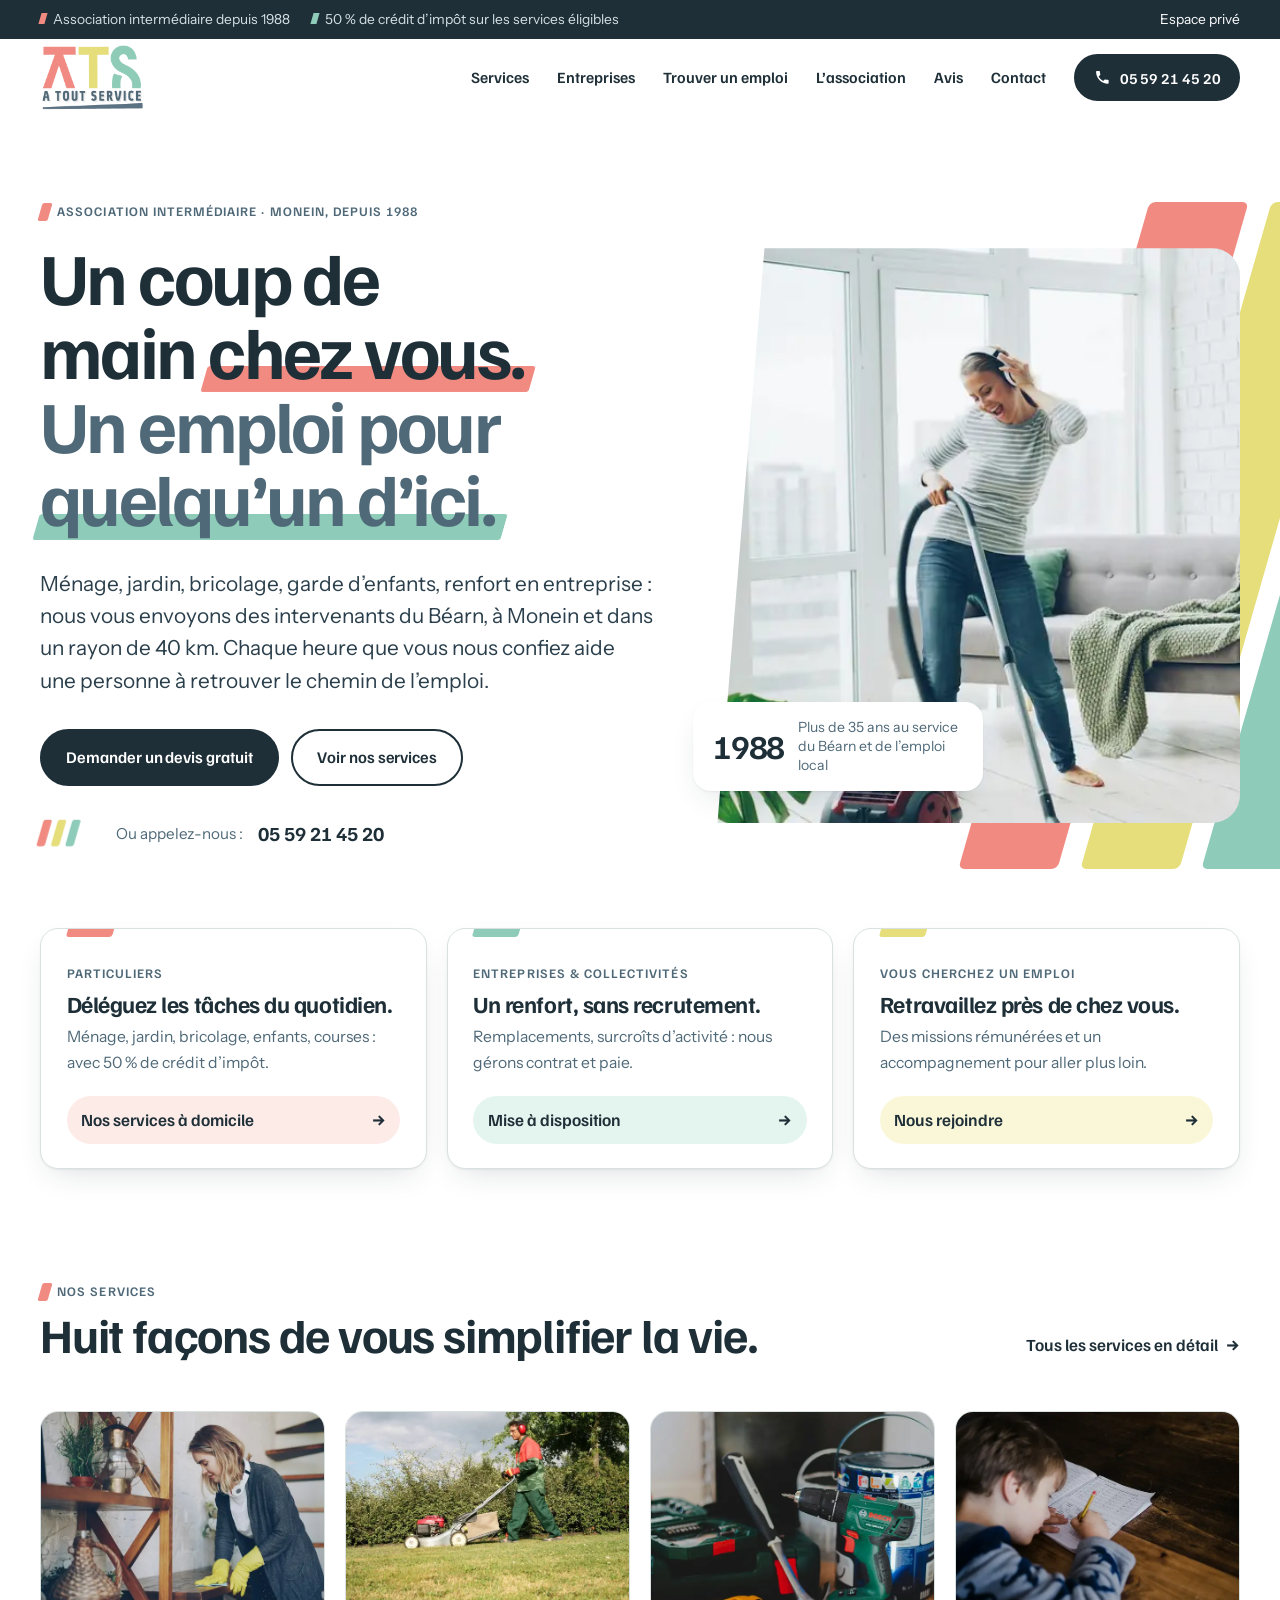
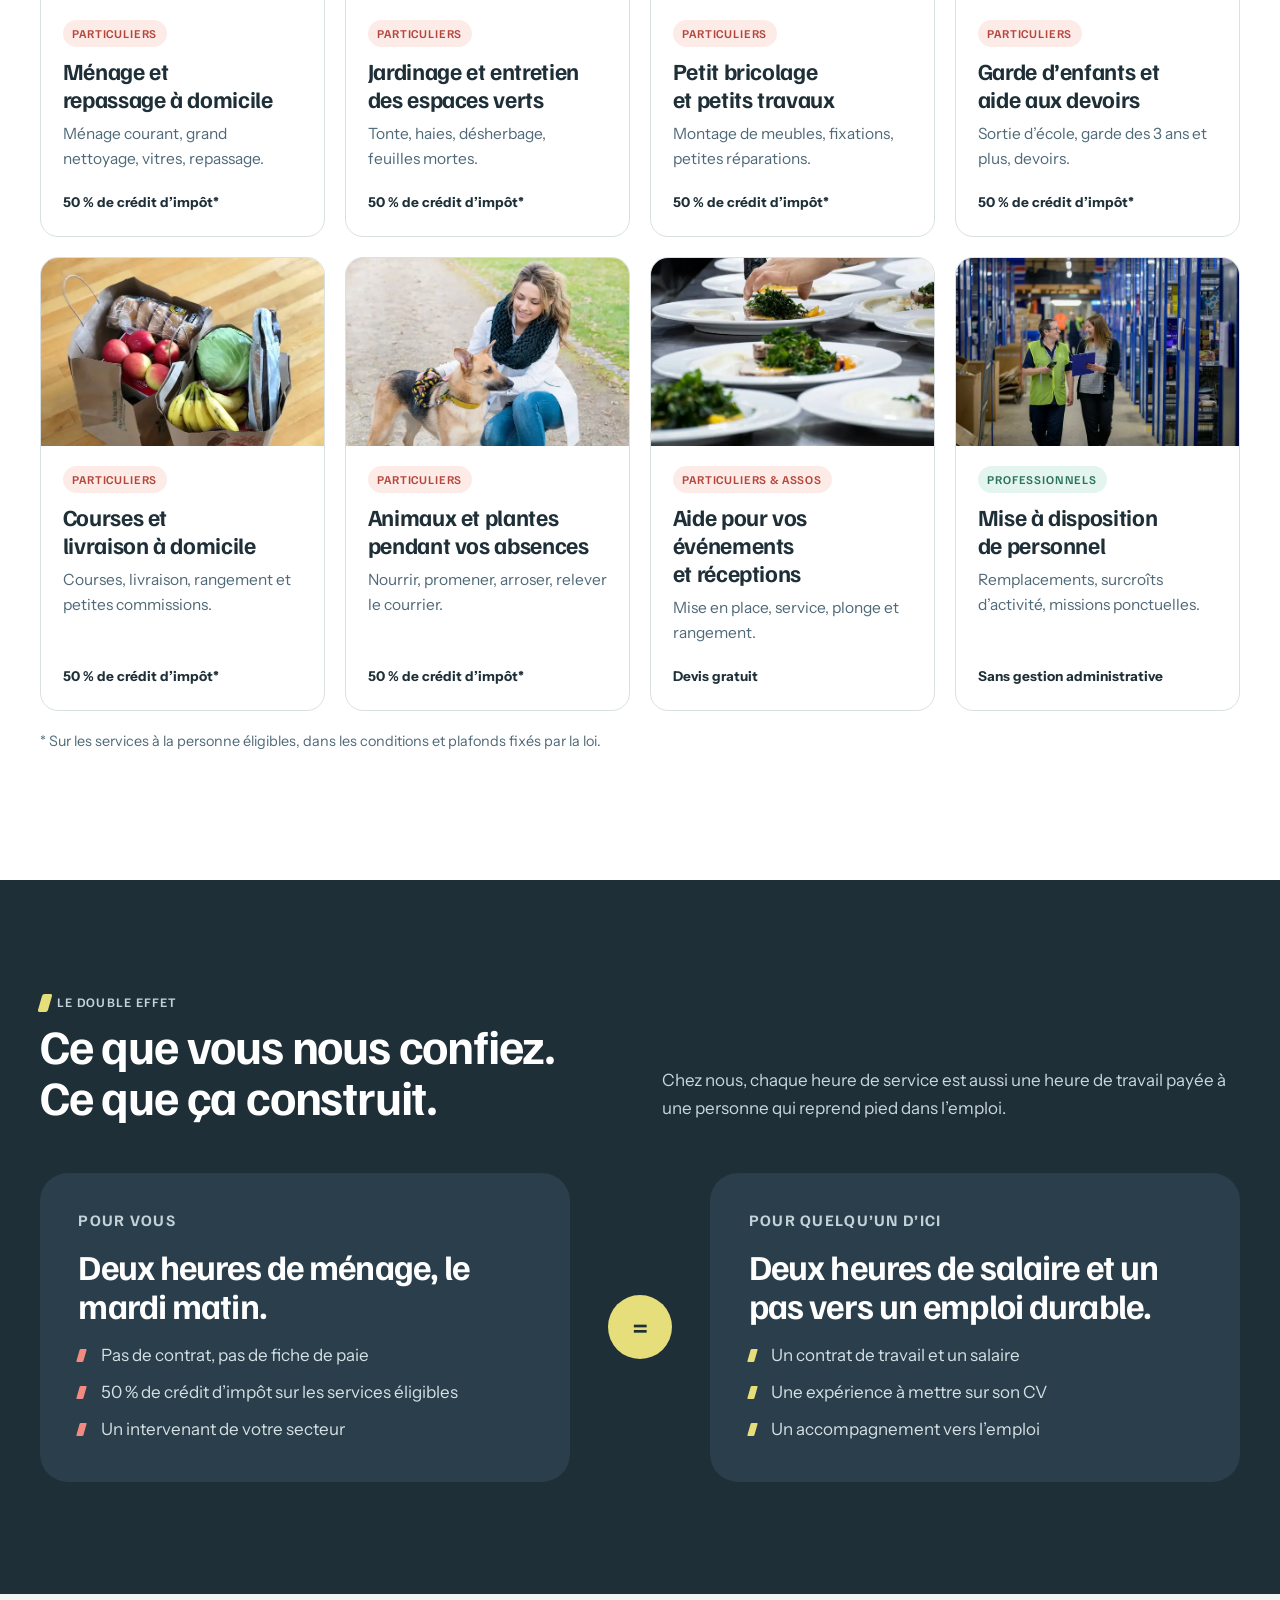
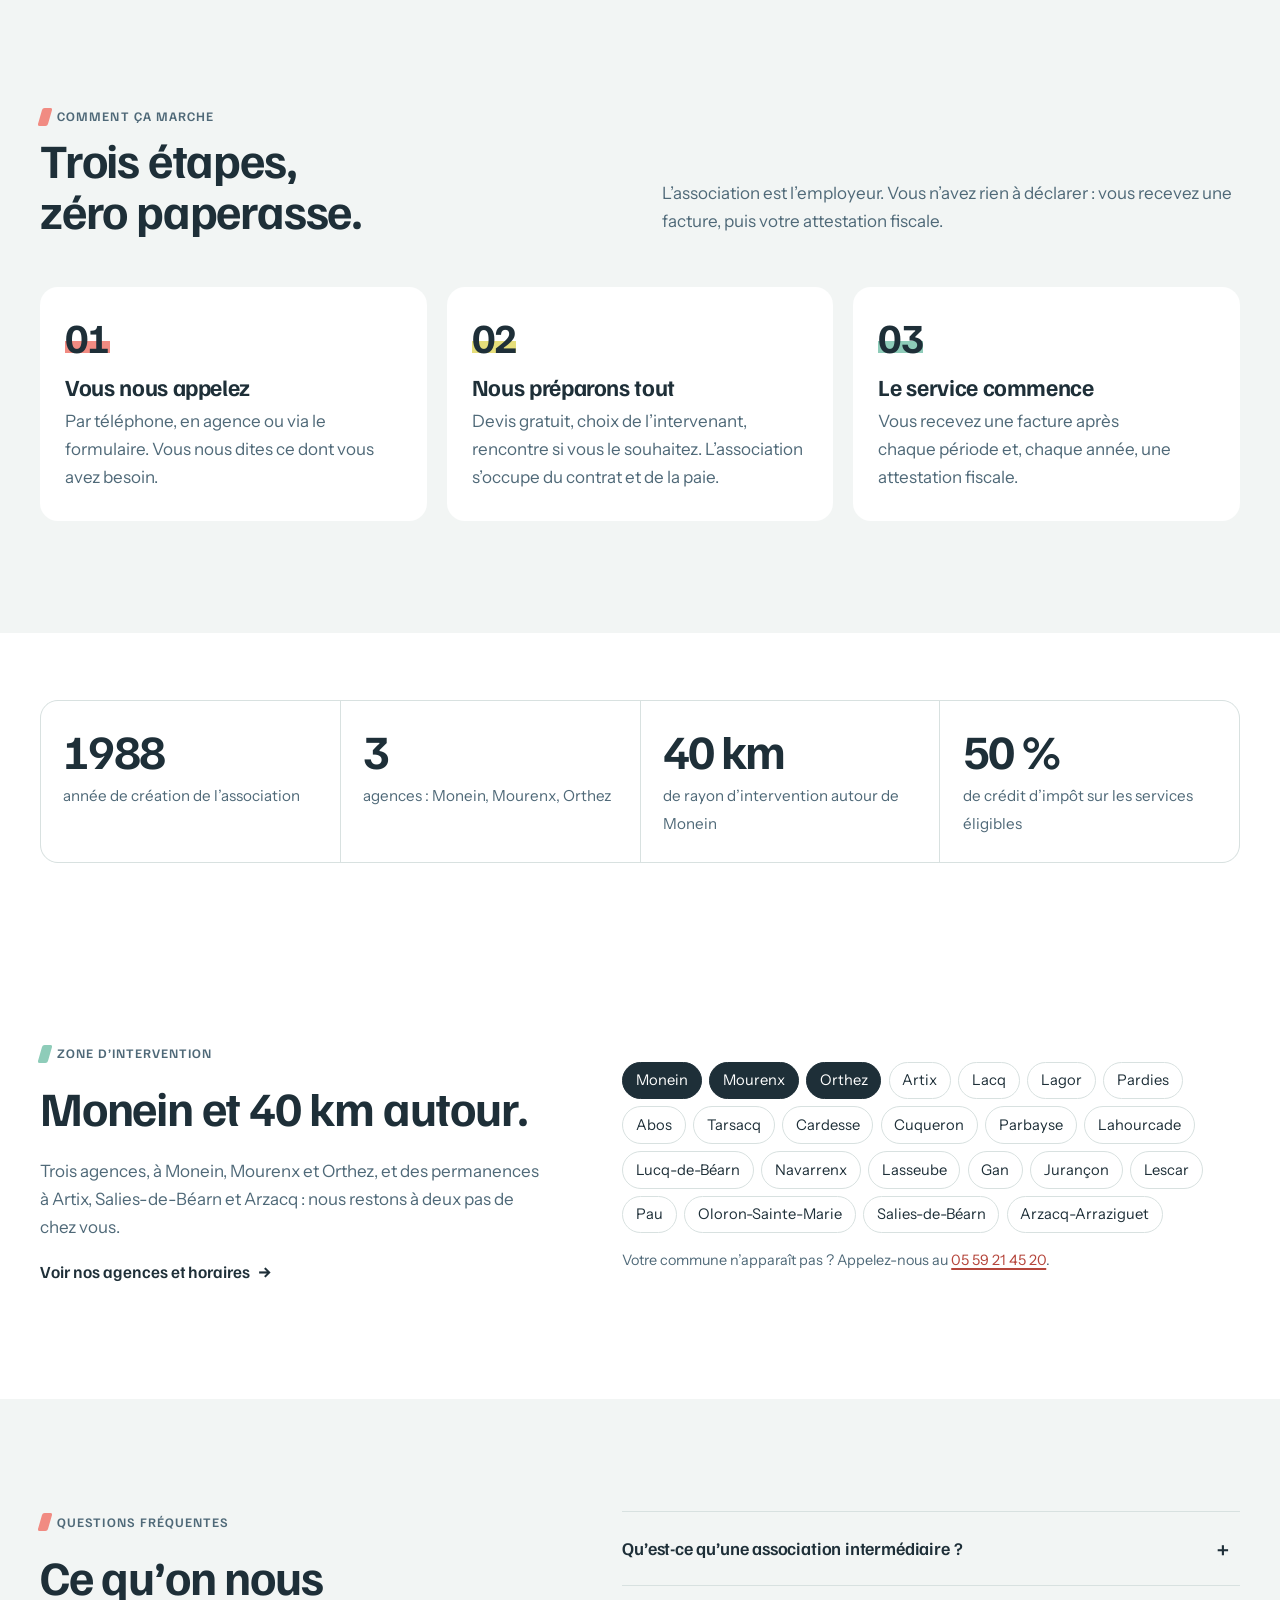
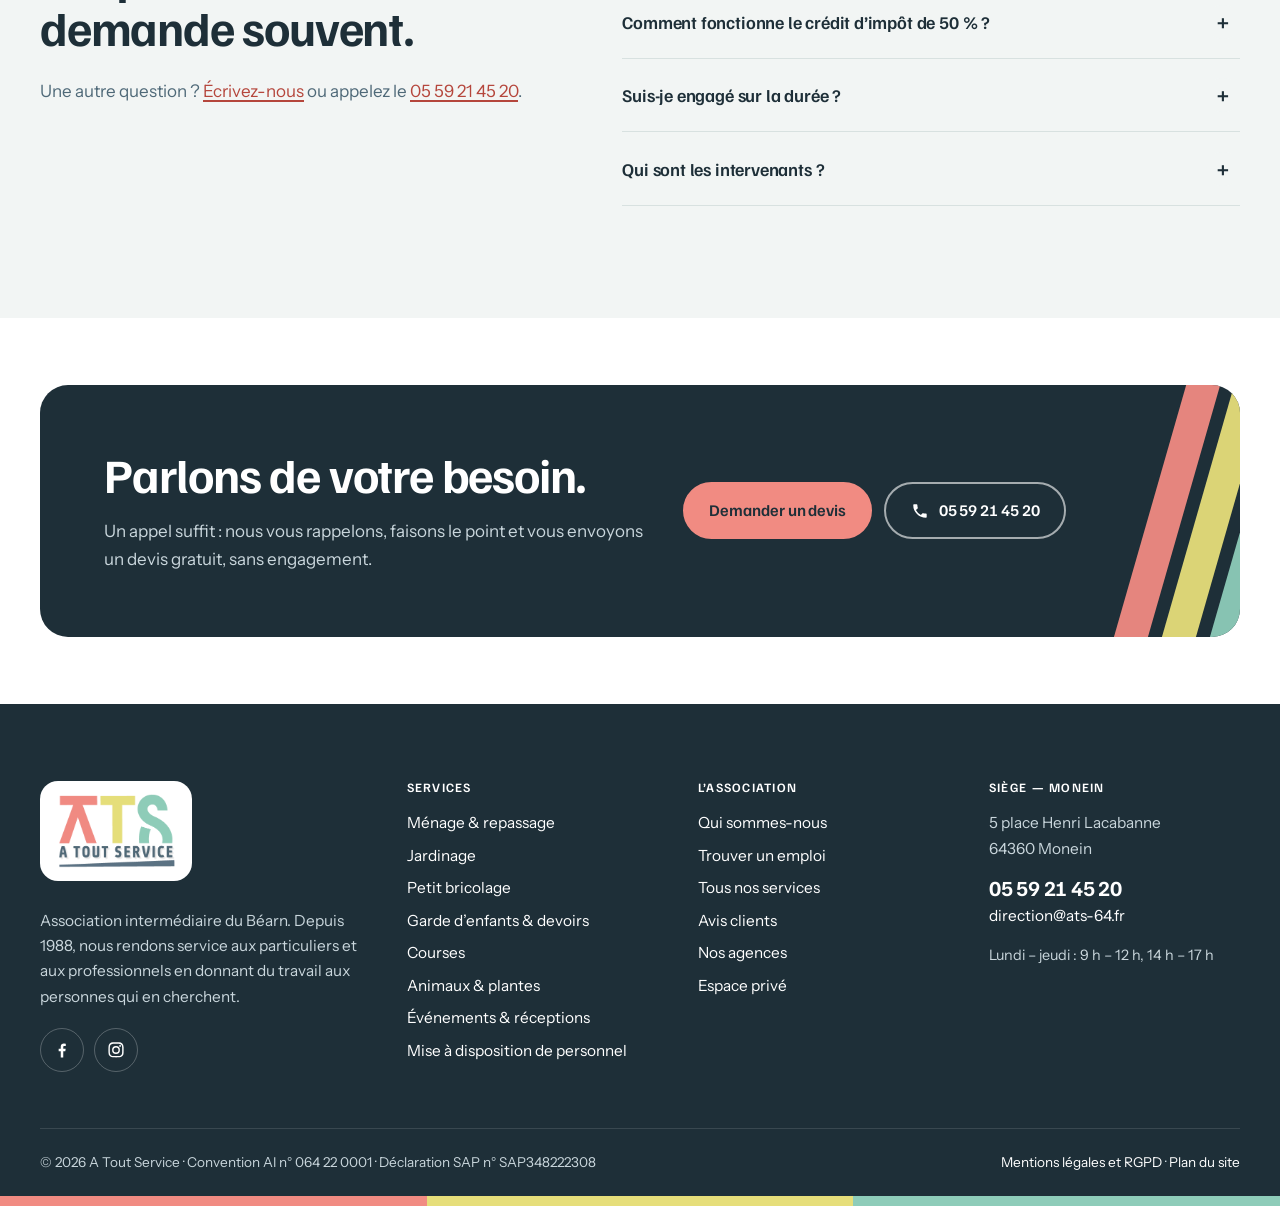
<file: index.html>
<!DOCTYPE html>
<html lang="fr">
<head>
  <meta charset="utf-8">
  <meta name="viewport" content="width=device-width, initial-scale=1">
  <title>A Tout Service — Services et emploi solidaire à Monein</title>
  <meta name="description" content="Ménage, jardin, bricolage, garde d’enfants, renfort en entreprise : A Tout Service intervient à Monein et 40 km autour. 50 % de crédit d’impôt.">
  <link rel="canonical" href="https://www.atoutservice64.fr/">
  <meta name="theme-color" content="#1E2F38">
  <meta name="robots" content="index, follow">

  <!-- Open Graph / Twitter -->
  <meta property="og:type" content="website">
  <meta property="og:locale" content="fr_FR">
  <meta property="og:site_name" content="A Tout Service">
  <meta property="og:title" content="A Tout Service — Services et emploi solidaire à Monein">
  <meta property="og:description" content="Ménage, jardin, bricolage, garde d’enfants, renfort en entreprise : A Tout Service intervient à Monein et 40 km autour. 50 % de crédit d’impôt.">
  <meta property="og:url" content="https://www.atoutservice64.fr/">
  <meta property="og:image" content="https://www.atoutservice64.fr/assets/img/og-ats.jpg">
  <meta property="og:image:width" content="1200">
  <meta property="og:image:height" content="630">
  <meta property="og:image:alt" content="Logo A Tout Service : un coup de main chez vous, un emploi pour quelqu’un d’ici">
  <meta name="twitter:card" content="summary_large_image">
  <meta name="twitter:title" content="A Tout Service — Services et emploi solidaire à Monein">
  <meta name="twitter:description" content="Ménage, jardin, bricolage, garde d’enfants, renfort en entreprise : A Tout Service intervient à Monein et 40 km autour. 50 % de crédit d’impôt.">
  <meta name="twitter:image" content="https://www.atoutservice64.fr/assets/img/og-ats.jpg">

  <!-- Icônes -->
  <link rel="icon" href="assets/img/favicon.svg" type="image/svg+xml">
  <link rel="icon" href="assets/img/favicon-32.png" sizes="32x32" type="image/png">
  <link rel="apple-touch-icon" href="assets/img/apple-touch-icon.png">

  <!-- Polices : Familjen Grotesk (titres) + Instrument Sans (texte) -->
  <link rel="preconnect" href="https://fonts.googleapis.com">
  <link rel="preconnect" href="https://fonts.gstatic.com" crossorigin>
  <link rel="stylesheet" href="https://fonts.googleapis.com/css2?family=Familjen+Grotesk:wght@600;700&family=Instrument+Sans:wght@400;600;700&display=swap">
  <link rel="stylesheet" href="assets/css/style.css">
  <script>document.documentElement.classList.add('js')</script>
  <script src="assets/js/main.js" defer></script>
  <script type="application/ld+json">
  {
    "@context": "https://schema.org",
    "@type": [
      "EmploymentAgency",
      "LocalBusiness"
    ],
    "@id": "https://www.atoutservice64.fr/#organisation",
    "name": "A Tout Service",
    "alternateName": "ATS 64",
    "description": "Association intermédiaire d’insertion par l’activité économique : services aux particuliers (ménage, jardinage, bricolage, garde d’enfants) et mise à disposition de personnel pour les professionnels, à Monein et dans un rayon de 40 km.",
    "url": "https://www.atoutservice64.fr/",
    "logo": "https://www.atoutservice64.fr/assets/img/logo-ats.png",
    "image": "https://www.atoutservice64.fr/assets/img/og-ats.jpg",
    "telephone": "+33 5 59 21 45 20",
    "email": "direction@ats-64.fr",
    "foundingDate": "1988",
    "address": {
      "@type": "PostalAddress",
      "streetAddress": "5 place Henri Lacabanne",
      "postalCode": "64360",
      "addressLocality": "Monein",
      "addressRegion": "Nouvelle-Aquitaine",
      "addressCountry": "FR"
    },
    "geo": {
      "@type": "GeoCoordinates",
      "latitude": 43.3238,
      "longitude": -0.5764
    },
    "openingHoursSpecification": [
      {
        "@type": "OpeningHoursSpecification",
        "dayOfWeek": [
          "Monday",
          "Tuesday",
          "Wednesday",
          "Thursday"
        ],
        "opens": "09:00",
        "closes": "12:00"
      },
      {
        "@type": "OpeningHoursSpecification",
        "dayOfWeek": [
          "Monday",
          "Tuesday",
          "Wednesday",
          "Thursday"
        ],
        "opens": "14:00",
        "closes": "17:00"
      }
    ],
    "areaServed": [
      {
        "@type": "GeoCircle",
        "geoMidpoint": {
          "@type": "GeoCoordinates",
          "latitude": 43.3238,
          "longitude": -0.5764
        },
        "geoRadius": "40000"
      },
      {
        "@type": "City",
        "name": "Monein"
      },
      {
        "@type": "City",
        "name": "Mourenx"
      },
      {
        "@type": "City",
        "name": "Orthez"
      },
      {
        "@type": "City",
        "name": "Artix"
      },
      {
        "@type": "City",
        "name": "Lacq"
      },
      {
        "@type": "City",
        "name": "Lagor"
      },
      {
        "@type": "City",
        "name": "Pardies"
      },
      {
        "@type": "City",
        "name": "Abos"
      },
      {
        "@type": "City",
        "name": "Tarsacq"
      },
      {
        "@type": "City",
        "name": "Cardesse"
      },
      {
        "@type": "City",
        "name": "Cuqueron"
      },
      {
        "@type": "City",
        "name": "Parbayse"
      },
      {
        "@type": "City",
        "name": "Lahourcade"
      },
      {
        "@type": "City",
        "name": "Lucq-de-Béarn"
      },
      {
        "@type": "City",
        "name": "Navarrenx"
      },
      {
        "@type": "City",
        "name": "Lasseube"
      },
      {
        "@type": "City",
        "name": "Gan"
      },
      {
        "@type": "City",
        "name": "Jurançon"
      },
      {
        "@type": "City",
        "name": "Lescar"
      },
      {
        "@type": "City",
        "name": "Pau"
      },
      {
        "@type": "City",
        "name": "Oloron-Sainte-Marie"
      },
      {
        "@type": "City",
        "name": "Salies-de-Béarn"
      },
      {
        "@type": "City",
        "name": "Arzacq-Arraziguet"
      }
    ],
    "sameAs": [
      "https://www.facebook.com/atoutservice64/",
      "https://www.instagram.com/atoutservice64/"
    ],
    "department": [
      {
        "@type": "LocalBusiness",
        "name": "A Tout Service — agence de Mourenx",
        "telephone": "+33 6 20 66 61 01",
        "address": {
          "@type": "PostalAddress",
          "streetAddress": "26 place Pierre et Marie Curie",
          "postalCode": "64150",
          "addressLocality": "Mourenx",
          "addressRegion": "Nouvelle-Aquitaine",
          "addressCountry": "FR"
        }
      },
      {
        "@type": "LocalBusiness",
        "name": "A Tout Service — agence de Orthez",
        "telephone": "+33 7 49 50 07 62",
        "address": {
          "@type": "PostalAddress",
          "streetAddress": "42 rue Aristide Briand",
          "postalCode": "64300",
          "addressLocality": "Orthez",
          "addressRegion": "Nouvelle-Aquitaine",
          "addressCountry": "FR"
        }
      }
    ]
  }
  </script>
  <script type="application/ld+json">
  {
    "@context": "https://schema.org",
    "@type": "FAQPage",
    "mainEntity": [
      {
        "@type": "Question",
        "name": "Qu’est-ce qu’une association intermédiaire ?",
        "acceptedAnswer": {
          "@type": "Answer",
          "text": "C’est une structure de l’insertion par l’activité économique, conventionnée par l’État. Elle embauche des personnes sans emploi et les met à disposition de particuliers, d’entreprises ou de collectivités, tout en les accompagnant vers un emploi durable."
        }
      },
      {
        "@type": "Question",
        "name": "Comment fonctionne le crédit d’impôt de 50 % ?",
        "acceptedAnswer": {
          "@type": "Answer",
          "text": "Pour les services à la personne éligibles (ménage, jardinage, petit bricolage, garde d’enfants…), la moitié des sommes versées vous est remboursée par l’administration fiscale, que vous soyez imposable ou non. Nous vous envoyons chaque année l’attestation à joindre à votre déclaration."
        }
      },
      {
        "@type": "Question",
        "name": "Suis-je engagé sur la durée ?",
        "acceptedAnswer": {
          "@type": "Answer",
          "text": "Non. Vous pouvez faire appel à nous une seule fois ou régulièrement, et arrêter quand vous le souhaitez."
        }
      },
      {
        "@type": "Question",
        "name": "Qui sont les intervenants ?",
        "acceptedAnswer": {
          "@type": "Answer",
          "text": "Des habitants du secteur, salariés de l’association, que nous connaissons et accompagnons. Nous choisissons pour chaque demande la personne la plus adaptée."
        }
      }
    ]
  }
  </script>
</head>
<body>
  <a class="skip-link" href="#contenu">Aller au contenu</a>

  <!-- ====== Barre haute ====== -->
  <div class="topbar">
    <div class="wrap">
      <p class="topbar__info" style="margin:0"><span>Association intermédiaire depuis 1988</span><span>50 % de crédit d’impôt sur les services éligibles</span></p>
      <p class="topbar__links" style="margin:0"><a href="https://77.197.211.142/?LOG=GTA265" rel="nofollow noopener">Espace privé</a></p>
    </div>
  </div>

  <!-- ====== En-tête ====== -->
  <header class="site-header">
    <div class="wrap">
      <a class="logo" href="index.html" aria-label="A Tout Service, retour à l’accueil">
        <img src="assets/img/logo-ats.webp" width="336" height="209" alt="A Tout Service">
      </a>
      <button class="burger" type="button" aria-expanded="false" aria-controls="menu"><span class="burger__bars" aria-hidden="true"></span>Menu</button>
      <nav class="nav" id="menu" aria-label="Navigation principale">
        <ul class="nav__list">
          <li><a href="index.html" aria-current="page">Accueil</a></li>
          <li class="has-sub"><a href="services.html">Services</a>
            <ul class="nav__sub">
            <li><a href="service-menage-repassage.html">Ménage & repassage<small>Ménage courant, grand nettoyage, vitres, repassage.</small></a></li>
            <li><a href="service-jardinage-espaces-verts.html">Jardinage<small>Tonte, haies, désherbage, feuilles mortes.</small></a></li>
            <li><a href="service-bricolage-petits-travaux.html">Petit bricolage<small>Montage de meubles, fixations, petites réparations.</small></a></li>
            <li><a href="service-garde-enfants-aide-devoirs.html">Garde d’enfants & devoirs<small>Sortie d’école, garde des 3 ans et plus, devoirs.</small></a></li>
            <li><a href="service-courses-livraison.html">Courses<small>Courses, livraison, rangement et petites commissions.</small></a></li>
            <li><a href="service-animaux-plantes-absences.html">Animaux & plantes<small>Nourrir, promener, arroser, relever le courrier.</small></a></li>
            <li><a href="service-aide-evenements-reception.html">Événements & réceptions<small>Mise en place, service, plonge et rangement.</small></a></li>
            <li class="pro"><a href="service-mise-a-disposition-personnel.html">Mise à disposition de personnel<small>Remplacements, surcroîts d’activité, missions ponctuelles.</small></a></li>
            </ul>
          </li>
          <li><a href="service-mise-a-disposition-personnel.html">Entreprises</a></li>
          <li><a href="trouver-un-emploi.html">Trouver un emploi</a></li>
          <li><a href="a-propos.html">L’association</a></li>
          <li><a href="avis.html">Avis</a></li>
          <li><a href="contact.html">Contact</a></li>
        </ul>
        <a class="btn nav__cta" href="tel:+33559214520"><svg viewBox="0 0 24 24" aria-hidden="true" fill="currentColor"><path d="M6.6 10.8a15.1 15.1 0 0 0 6.6 6.6l2.2-2.2a1 1 0 0 1 1-.25 11.4 11.4 0 0 0 3.6.57 1 1 0 0 1 1 1V20a1 1 0 0 1-1 1A17 17 0 0 1 3 4a1 1 0 0 1 1-1h3.5a1 1 0 0 1 1 1c0 1.25.2 2.45.57 3.57a1 1 0 0 1-.25 1z"/></svg><span>05 59 21 45 20</span></a>
      </nav>
    </div>
  </header>

  <main id="contenu">

    <!-- ====== Hero ====== -->
    <section class="hero">
      <div class="wrap">
        <div>
          <p class="eyebrow">Association intermédiaire · Monein, depuis 1988</p>
          <h1>Un coup de main <span class="trait">chez vous.</span> <span class="ligne2">Un emploi pour <span class="trait trait--menthe">quelqu’un d’ici.</span></span></h1>
          <p class="lead">Ménage, jardin, bricolage, garde d’enfants, renfort en entreprise : nous vous envoyons des intervenants du Béarn, à Monein et dans un rayon de 40 km. Chaque heure que vous nous confiez aide une personne à retrouver le chemin de l’emploi.</p>
          <div class="btn-row">
            <a class="btn" href="contact.html">Demander un devis gratuit</a>
            <a class="btn btn--ghost" href="services.html">Voir nos services</a>
          </div>
          <p class="hero__appel"><span class="traits" aria-hidden="true" style="transform:scale(.6);transform-origin:left"><span></span><span></span><span></span></span>Ou appelez-nous&nbsp;: <a href="tel:+33559214520">05 59 21 45 20</a></p>
        </div>
        <div class="hero__media">
          <div class="bandes" aria-hidden="true"><span></span><span></span><span></span></div>
          <figure class="hero__photo">
            <img src="assets/img/accueil-880.webp" srcset="assets/img/accueil-480.webp 480w, assets/img/accueil-880.webp 880w" sizes="(max-width: 900px) 88vw, 460px" width="880" height="968" alt="Intervenante passant l’aspirateur dans un salon lumineux" fetchpriority="high" decoding="async">
          </figure>
          <div class="badge-1988"><strong>1988</strong><span>Plus de 35 ans au service du Béarn et de l’emploi local</span></div>
        </div>
      </div>
    </section>

    <!-- ====== Aiguillage : trois publics, trois couleurs ====== -->
    <section aria-label="Choisissez votre profil">
      <div class="wrap publics">
        <a class="public" href="services.html#particuliers">
          <span class="public__qui">Particuliers</span>
          <span class="public__titre">Déléguez les tâches du quotidien.</span>
          <p class="public__texte">Ménage, jardin, bricolage, enfants, courses : avec 50 % de crédit d’impôt.</p>
          <span class="public__go">Nos services à domicile</span>
        </a>
        <a class="public public--pro" href="service-mise-a-disposition-personnel.html">
          <span class="public__qui">Entreprises & collectivités</span>
          <span class="public__titre">Un renfort, sans recrutement.</span>
          <p class="public__texte">Remplacements, surcroîts d’activité : nous gérons contrat et paie.</p>
          <span class="public__go">Mise à disposition</span>
        </a>
        <a class="public public--emploi" href="trouver-un-emploi.html">
          <span class="public__qui">Vous cherchez un emploi</span>
          <span class="public__titre">Retravaillez près de chez vous.</span>
          <p class="public__texte">Des missions rémunérées et un accompagnement pour aller plus loin.</p>
          <span class="public__go">Nous rejoindre</span>
        </a>
      </div>
    </section>

    <!-- ====== Services ====== -->
    <section class="section" aria-labelledby="services-titre">
      <div class="wrap">
        <div class="sec-head">
          <div>
            <p class="eyebrow">Nos services</p>
            <h2 id="services-titre">Huit façons de vous simplifier la vie.</h2>
          </div>
          <a class="lien-fleche" href="services.html">Tous les services en détail</a>
        </div>
        <ul class="cartes">
          <li class="reveal"><article class="carte">
            <div class="carte__img"><img src="assets/img/menage-640.webp" srcset="assets/img/menage-640.webp 640w, assets/img/menage-1200.webp 1200w" sizes="(max-width: 700px) 100vw, 340px" width="1200" height="800" alt="Intervenante en gants jaunes nettoyant un meuble en bois" loading="lazy" decoding="async"></div>
            <div class="carte__corps">
              <span class="carte__tag">Particuliers</span>
              <h3><a href="service-menage-repassage.html">Ménage et repassage à domicile</a></h3>
              <p>Ménage courant, grand nettoyage, vitres, repassage.</p>
              <p class="carte__credit">50 % de crédit d’impôt*</p>
            </div>
          </article></li>
          <li class="reveal"><article class="carte">
            <div class="carte__img"><img src="assets/img/jardinage-640.webp" srcset="assets/img/jardinage-640.webp 640w, assets/img/jardinage-1200.webp 1200w" sizes="(max-width: 700px) 100vw, 340px" width="1200" height="800" alt="Intervenant en tenue de travail tondant une pelouse devant une haie" loading="lazy" decoding="async"></div>
            <div class="carte__corps">
              <span class="carte__tag">Particuliers</span>
              <h3><a href="service-jardinage-espaces-verts.html">Jardinage et entretien des espaces verts</a></h3>
              <p>Tonte, haies, désherbage, feuilles mortes.</p>
              <p class="carte__credit">50 % de crédit d’impôt*</p>
            </div>
          </article></li>
          <li class="reveal"><article class="carte">
            <div class="carte__img"><img src="assets/img/bricolage-640.webp" srcset="assets/img/bricolage-640.webp 640w, assets/img/bricolage-1200.webp 1200w" sizes="(max-width: 700px) 100vw, 340px" width="1200" height="800" alt="Perceuse sans fil, marteau et détecteur posés au sol" loading="lazy" decoding="async"></div>
            <div class="carte__corps">
              <span class="carte__tag">Particuliers</span>
              <h3><a href="service-bricolage-petits-travaux.html">Petit bricolage et petits travaux</a></h3>
              <p>Montage de meubles, fixations, petites réparations.</p>
              <p class="carte__credit">50 % de crédit d’impôt*</p>
            </div>
          </article></li>
          <li class="reveal"><article class="carte">
            <div class="carte__img"><img src="assets/img/devoirs-640.webp" srcset="assets/img/devoirs-640.webp 640w, assets/img/devoirs-1200.webp 1200w" sizes="(max-width: 700px) 100vw, 340px" width="1200" height="800" alt="Enfant faisant ses devoirs dans un cahier sur une table en bois" loading="lazy" decoding="async"></div>
            <div class="carte__corps">
              <span class="carte__tag">Particuliers</span>
              <h3><a href="service-garde-enfants-aide-devoirs.html">Garde d’enfants et aide aux devoirs</a></h3>
              <p>Sortie d’école, garde des 3 ans et plus, devoirs.</p>
              <p class="carte__credit">50 % de crédit d’impôt*</p>
            </div>
          </article></li>
          <li class="reveal"><article class="carte">
            <div class="carte__img"><img src="assets/img/courses-640.webp" srcset="assets/img/courses-640.webp 640w, assets/img/courses-1200.webp 1200w" sizes="(max-width: 700px) 100vw, 340px" width="1200" height="800" alt="Deux sacs en papier remplis de fruits, légumes et pain" loading="lazy" decoding="async"></div>
            <div class="carte__corps">
              <span class="carte__tag">Particuliers</span>
              <h3><a href="service-courses-livraison.html">Courses et livraison à domicile</a></h3>
              <p>Courses, livraison, rangement et petites commissions.</p>
              <p class="carte__credit">50 % de crédit d’impôt*</p>
            </div>
          </article></li>
          <li class="reveal"><article class="carte">
            <div class="carte__img"><img src="assets/img/animaux-640.webp" srcset="assets/img/animaux-640.webp 640w, assets/img/animaux-1200.webp 1200w" sizes="(max-width: 700px) 100vw, 340px" width="1200" height="800" alt="Jeune femme accroupie caressant un berger allemand en promenade" loading="lazy" decoding="async"></div>
            <div class="carte__corps">
              <span class="carte__tag">Particuliers</span>
              <h3><a href="service-animaux-plantes-absences.html">Animaux et plantes pendant vos absences</a></h3>
              <p>Nourrir, promener, arroser, relever le courrier.</p>
              <p class="carte__credit">50 % de crédit d’impôt*</p>
            </div>
          </article></li>
          <li class="reveal"><article class="carte">
            <div class="carte__img"><img src="assets/img/evenement-640.webp" srcset="assets/img/evenement-640.webp 640w, assets/img/evenement-1200.webp 1200w" sizes="(max-width: 700px) 100vw, 340px" width="1200" height="800" alt="Mains gantées dressant des assiettes pour un repas de réception" loading="lazy" decoding="async"></div>
            <div class="carte__corps">
              <span class="carte__tag">Particuliers & assos</span>
              <h3><a href="service-aide-evenements-reception.html">Aide pour vos événements et réceptions</a></h3>
              <p>Mise en place, service, plonge et rangement.</p>
              <p class="carte__credit">Devis gratuit</p>
            </div>
          </article></li>
          <li class="reveal"><article class="carte carte--pro">
            <div class="carte__img"><img src="assets/img/entreprise-640.webp" srcset="assets/img/entreprise-640.webp 640w, assets/img/entreprise-1200.webp 1200w" sizes="(max-width: 700px) 100vw, 340px" width="1200" height="800" alt="Deux collègues en gilet de sécurité discutant dans une allée d’entrepôt" loading="lazy" decoding="async"></div>
            <div class="carte__corps">
              <span class="carte__tag">Professionnels</span>
              <h3><a href="service-mise-a-disposition-personnel.html">Mise à disposition de personnel</a></h3>
              <p>Remplacements, surcroîts d’activité, missions ponctuelles.</p>
              <p class="carte__credit">Sans gestion administrative</p>
            </div>
          </article></li>
        </ul>
        <p class="small muted" style="margin-top:1.2rem">* Sur les services à la personne éligibles, dans les conditions et plafonds fixés par la loi.</p>
      </div>
    </section>

    <!-- ====== Signature : le double effet ====== -->
    <section class="section sombre" aria-labelledby="double-titre">
      <div class="wrap">
        <div class="sec-head">
          <div>
            <p class="eyebrow eyebrow--soleil">Le double effet</p>
            <h2 id="double-titre">Ce que vous nous confiez. Ce que ça construit.</h2>
          </div>
          <p>Chez nous, chaque heure de service est aussi une heure de travail payée à une personne qui reprend pied dans l’emploi.</p>
        </div>
        <div class="double">
          <div class="double__col reveal">
            <h3>Pour vous</h3>
            <p class="gros">Deux heures de ménage, le mardi matin.</p>
            <ul>
              <li>Pas de contrat, pas de fiche de paie</li>
              <li>50 % de crédit d’impôt sur les services éligibles</li>
              <li>Un intervenant de votre secteur</li>
            </ul>
          </div>
          <div class="double__egal" aria-hidden="true"><span>=</span></div>
          <div class="double__col double__col--eux reveal">
            <h3>Pour quelqu’un d’ici</h3>
            <p class="gros">Deux heures de salaire et un pas vers un emploi durable.</p>
            <ul>
              <li>Un contrat de travail et un salaire</li>
              <li>Une expérience à mettre sur son CV</li>
              <li>Un accompagnement vers l’emploi</li>
            </ul>
          </div>
        </div>
      </div>
    </section>

    <!-- ====== Comment ça marche ====== -->
    <section class="section section--brume" aria-labelledby="etapes-titre">
      <div class="wrap">
        <div class="sec-head">
          <div>
            <p class="eyebrow">Comment ça marche</p>
            <h2 id="etapes-titre">Trois étapes, zéro paperasse.</h2>
          </div>
          <p>L’association est l’employeur. Vous n’avez rien à déclarer : vous recevez une facture, puis votre attestation fiscale.</p>
        </div>
        <ol class="etapes">
          <li class="etape reveal"><h3>Vous nous appelez</h3><p>Par téléphone, en agence ou via le formulaire. Vous nous dites ce dont vous avez besoin.</p></li>
          <li class="etape reveal"><h3>Nous préparons tout</h3><p>Devis gratuit, choix de l’intervenant, rencontre si vous le souhaitez. L’association s’occupe du contrat et de la paie.</p></li>
          <li class="etape reveal"><h3>Le service commence</h3><p>Vous recevez une facture après chaque période et, chaque année, une attestation fiscale.</p></li>
        </ol>
      </div>
    </section>

    <!-- ====== Repères ====== -->
    <section class="section section--serree" aria-label="A Tout Service en quelques repères">
      <div class="wrap">
        <div class="chiffres reveal">
          <div class="chiffre"><strong>1988</strong><span>année de création de l’association</span></div>
          <div class="chiffre"><strong>3</strong><span>agences : Monein, Mourenx, Orthez</span></div>
          <div class="chiffre"><strong>40 km</strong><span>de rayon d’intervention autour de Monein</span></div>
          <div class="chiffre"><strong>50 %</strong><span>de crédit d’impôt sur les services éligibles</span></div>
        </div>
      </div>
    </section>

    <!-- ====== Zone d'intervention ====== -->
    <section class="section" aria-labelledby="zone-titre">
      <div class="wrap split">
        <div>
          <p class="eyebrow eyebrow--menthe">Zone d’intervention</p>
          <h2 id="zone-titre">Monein et 40 km autour.</h2>
          <p class="muted">Trois agences, à Monein, Mourenx et Orthez, et des permanences à Artix, Salies-de-Béarn et Arzacq : nous restons à deux pas de chez vous.</p>
          <a class="lien-fleche" href="contact.html">Voir nos agences et horaires</a>
        </div>
        <div>
          <ul class="communes">
            <li class="fort">Monein</li><li class="fort">Mourenx</li><li class="fort">Orthez</li><li>Artix</li><li>Lacq</li><li>Lagor</li><li>Pardies</li><li>Abos</li><li>Tarsacq</li><li>Cardesse</li><li>Cuqueron</li><li>Parbayse</li><li>Lahourcade</li><li>Lucq-de-Béarn</li><li>Navarrenx</li><li>Lasseube</li><li>Gan</li><li>Jurançon</li><li>Lescar</li><li>Pau</li><li>Oloron-Sainte-Marie</li><li>Salies-de-Béarn</li><li>Arzacq-Arraziguet</li>
          </ul>
          <p class="small muted" style="margin-top:1rem">Votre commune n’apparaît pas ? Appelez-nous au <a href="tel:+33559214520">05 59 21 45 20</a>.</p>
        </div>
      </div>
    </section>

    <!-- ====== Questions fréquentes ====== -->
    <section class="section section--brume" aria-labelledby="faq-titre">
      <div class="wrap split">
        <div class="sticky-col">
          <p class="eyebrow">Questions fréquentes</p>
          <h2 id="faq-titre">Ce qu’on nous demande souvent.</h2>
          <p class="muted">Une autre question ? <a href="contact.html">Écrivez-nous</a> ou appelez le <a href="tel:+33559214520">05 59 21 45 20</a>.</p>
        </div>
        <div class="faq">
          <details><summary>Qu’est-ce qu’une association intermédiaire ?</summary><div><p>C’est une structure de l’insertion par l’activité économique, conventionnée par l’État. Elle embauche des personnes sans emploi et les met à disposition de particuliers, d’entreprises ou de collectivités, tout en les accompagnant vers un emploi durable.</p></div></details>
          <details><summary>Comment fonctionne le crédit d’impôt de 50 % ?</summary><div><p>Pour les services à la personne éligibles (ménage, jardinage, petit bricolage, garde d’enfants…), la moitié des sommes versées vous est remboursée par l’administration fiscale, que vous soyez imposable ou non. Nous vous envoyons chaque année l’attestation à joindre à votre déclaration.</p></div></details>
          <details><summary>Suis-je engagé sur la durée ?</summary><div><p>Non. Vous pouvez faire appel à nous une seule fois ou régulièrement, et arrêter quand vous le souhaitez.</p></div></details>
          <details><summary>Qui sont les intervenants ?</summary><div><p>Des habitants du secteur, salariés de l’association, que nous connaissons et accompagnons. Nous choisissons pour chaque demande la personne la plus adaptée.</p></div></details>
        </div>
      </div>
    </section>

    <!-- ====== Appel à l'action ====== -->
    <section class="section section--serree" aria-labelledby="cta-titre">
      <div class="wrap">
        <div class="cta sombre reveal">
          <div>
            <h2 id="cta-titre">Parlons de votre besoin.</h2>
            <p>Un appel suffit : nous vous rappelons, faisons le point et vous envoyons un devis gratuit, sans engagement.</p>
          </div>
          <div class="btn-row">
            <a class="btn btn--corail" href="contact.html">Demander un devis</a>
            <a class="btn btn--ghost" href="tel:+33559214520"><svg viewBox="0 0 24 24" aria-hidden="true" fill="currentColor"><path d="M6.6 10.8a15.1 15.1 0 0 0 6.6 6.6l2.2-2.2a1 1 0 0 1 1-.25 11.4 11.4 0 0 0 3.6.57 1 1 0 0 1 1 1V20a1 1 0 0 1-1 1A17 17 0 0 1 3 4a1 1 0 0 1 1-1h3.5a1 1 0 0 1 1 1c0 1.25.2 2.45.57 3.57a1 1 0 0 1-.25 1z"/></svg>05 59 21 45 20</a>
          </div>
          <div class="cta__bandes" aria-hidden="true"><span></span><span></span><span></span></div>
        </div>
      </div>
    </section>
  </main>

  <!-- ====== Pied de page ====== -->
  <footer class="site-footer">
    <div class="wrap footer__grid">
      <div>
        <a class="footer__logo" href="index.html"><img src="assets/img/logo-ats.webp" width="336" height="209" alt="A Tout Service" loading="lazy"></a>
        <p>Association intermédiaire du Béarn. Depuis 1988, nous rendons service aux particuliers et aux professionnels en donnant du travail aux personnes qui en cherchent.</p>
        <div class="footer__social">
          <a href="https://www.facebook.com/atoutservice64/" rel="noopener" aria-label="A Tout Service sur Facebook"><svg viewBox="0 0 24 24" aria-hidden="true"><path d="M13.5 21v-7.5h2.5l.4-3h-2.9V8.6c0-.87.25-1.46 1.5-1.46h1.55V4.47A21 21 0 0 0 14.3 4.3c-2.2 0-3.8 1.35-3.8 3.84v2.36H8v3h2.5V21z"/></svg></a>
          <a href="https://www.instagram.com/atoutservice64/" rel="noopener" aria-label="A Tout Service sur Instagram"><svg viewBox="0 0 24 24" aria-hidden="true"><path d="M12 7.3A4.7 4.7 0 1 0 16.7 12 4.7 4.7 0 0 0 12 7.3zm0 7.7a3 3 0 1 1 3-3 3 3 0 0 1-3 3zm6-7.9a1.1 1.1 0 1 1-1.1-1.1A1.1 1.1 0 0 1 18 7.1zM21 8a5.4 5.4 0 0 0-1.5-3.8A5.4 5.4 0 0 0 15.7 2.7C14.2 2.6 9.8 2.6 8.3 2.7A5.4 5.4 0 0 0 4.5 4.2 5.4 5.4 0 0 0 3 8c-.1 1.5-.1 6 0 7.5a5.4 5.4 0 0 0 1.5 3.8 5.4 5.4 0 0 0 3.8 1.5c1.5.1 6 .1 7.5 0a5.4 5.4 0 0 0 3.8-1.5 5.4 5.4 0 0 0 1.5-3.8c.1-1.5.1-6 0-7.5zm-2 9.2a3 3 0 0 1-1.7 1.7c-1.2.5-4 .4-5.3.4s-4.1.1-5.3-.4A3 3 0 0 1 5 17.2c-.5-1.2-.4-4-.4-5.2s-.1-4.1.4-5.3A3 3 0 0 1 6.7 5c1.2-.5 4-.4 5.3-.4s4.1-.1 5.3.4A3 3 0 0 1 19 6.7c.5 1.2.4 4 .4 5.3s.1 4-.4 5.2z"/></svg></a>
        </div>
      </div>
      <div>
        <h2>Services</h2>
        <ul>
            <li><a href="service-menage-repassage.html">Ménage & repassage</a></li>
            <li><a href="service-jardinage-espaces-verts.html">Jardinage</a></li>
            <li><a href="service-bricolage-petits-travaux.html">Petit bricolage</a></li>
            <li><a href="service-garde-enfants-aide-devoirs.html">Garde d’enfants & devoirs</a></li>
            <li><a href="service-courses-livraison.html">Courses</a></li>
            <li><a href="service-animaux-plantes-absences.html">Animaux & plantes</a></li>
            <li><a href="service-aide-evenements-reception.html">Événements & réceptions</a></li>
            <li><a href="service-mise-a-disposition-personnel.html">Mise à disposition de personnel</a></li>
        </ul>
      </div>
      <div>
        <h2>L’association</h2>
        <ul>
          <li><a href="a-propos.html">Qui sommes-nous</a></li>
          <li><a href="trouver-un-emploi.html">Trouver un emploi</a></li>
          <li><a href="services.html">Tous nos services</a></li>
          <li><a href="avis.html">Avis clients</a></li>
          <li><a href="contact.html">Nos agences</a></li>
          <li><a href="https://77.197.211.142/?LOG=GTA265" rel="nofollow noopener">Espace privé</a></li>
        </ul>
      </div>
      <div>
        <h2>Siège — Monein</h2>
        <address style="font-style:normal">5 place Henri Lacabanne<br>64360 Monein</address>
        <p style="margin-top:.8rem"><a class="footer__tel" href="tel:+33559214520">05 59 21 45 20</a><br><a href="mailto:direction@ats-64.fr">direction@ats-64.fr</a></p>
        <p class="small">Lundi – jeudi : 9 h – 12 h, 14 h – 17 h</p>
      </div>
    </div>
    <div class="wrap footer__bas">
      <p style="margin:0">© <span data-annee>2026</span> A Tout Service · Convention AI n° 064 22 0001 · Déclaration SAP n° SAP348222308</p>
      <p style="margin:0"><a href="mentions-legales.html">Mentions légales et RGPD</a> · <a href="sitemap.xml">Plan du site</a></p>
    </div>
    <div class="footer__traits" aria-hidden="true"><span></span><span></span><span></span></div>
  </footer>

  <a class="btn btn--corail appel-mobile" href="tel:+33559214520"><svg viewBox="0 0 24 24" aria-hidden="true" fill="currentColor"><path d="M6.6 10.8a15.1 15.1 0 0 0 6.6 6.6l2.2-2.2a1 1 0 0 1 1-.25 11.4 11.4 0 0 0 3.6.57 1 1 0 0 1 1 1V20a1 1 0 0 1-1 1A17 17 0 0 1 3 4a1 1 0 0 1 1-1h3.5a1 1 0 0 1 1 1c0 1.25.2 2.45.57 3.57a1 1 0 0 1-.25 1z"/></svg><span>Appeler le 05 59 21 45 20</span></a>
</body>
</html>
</file>
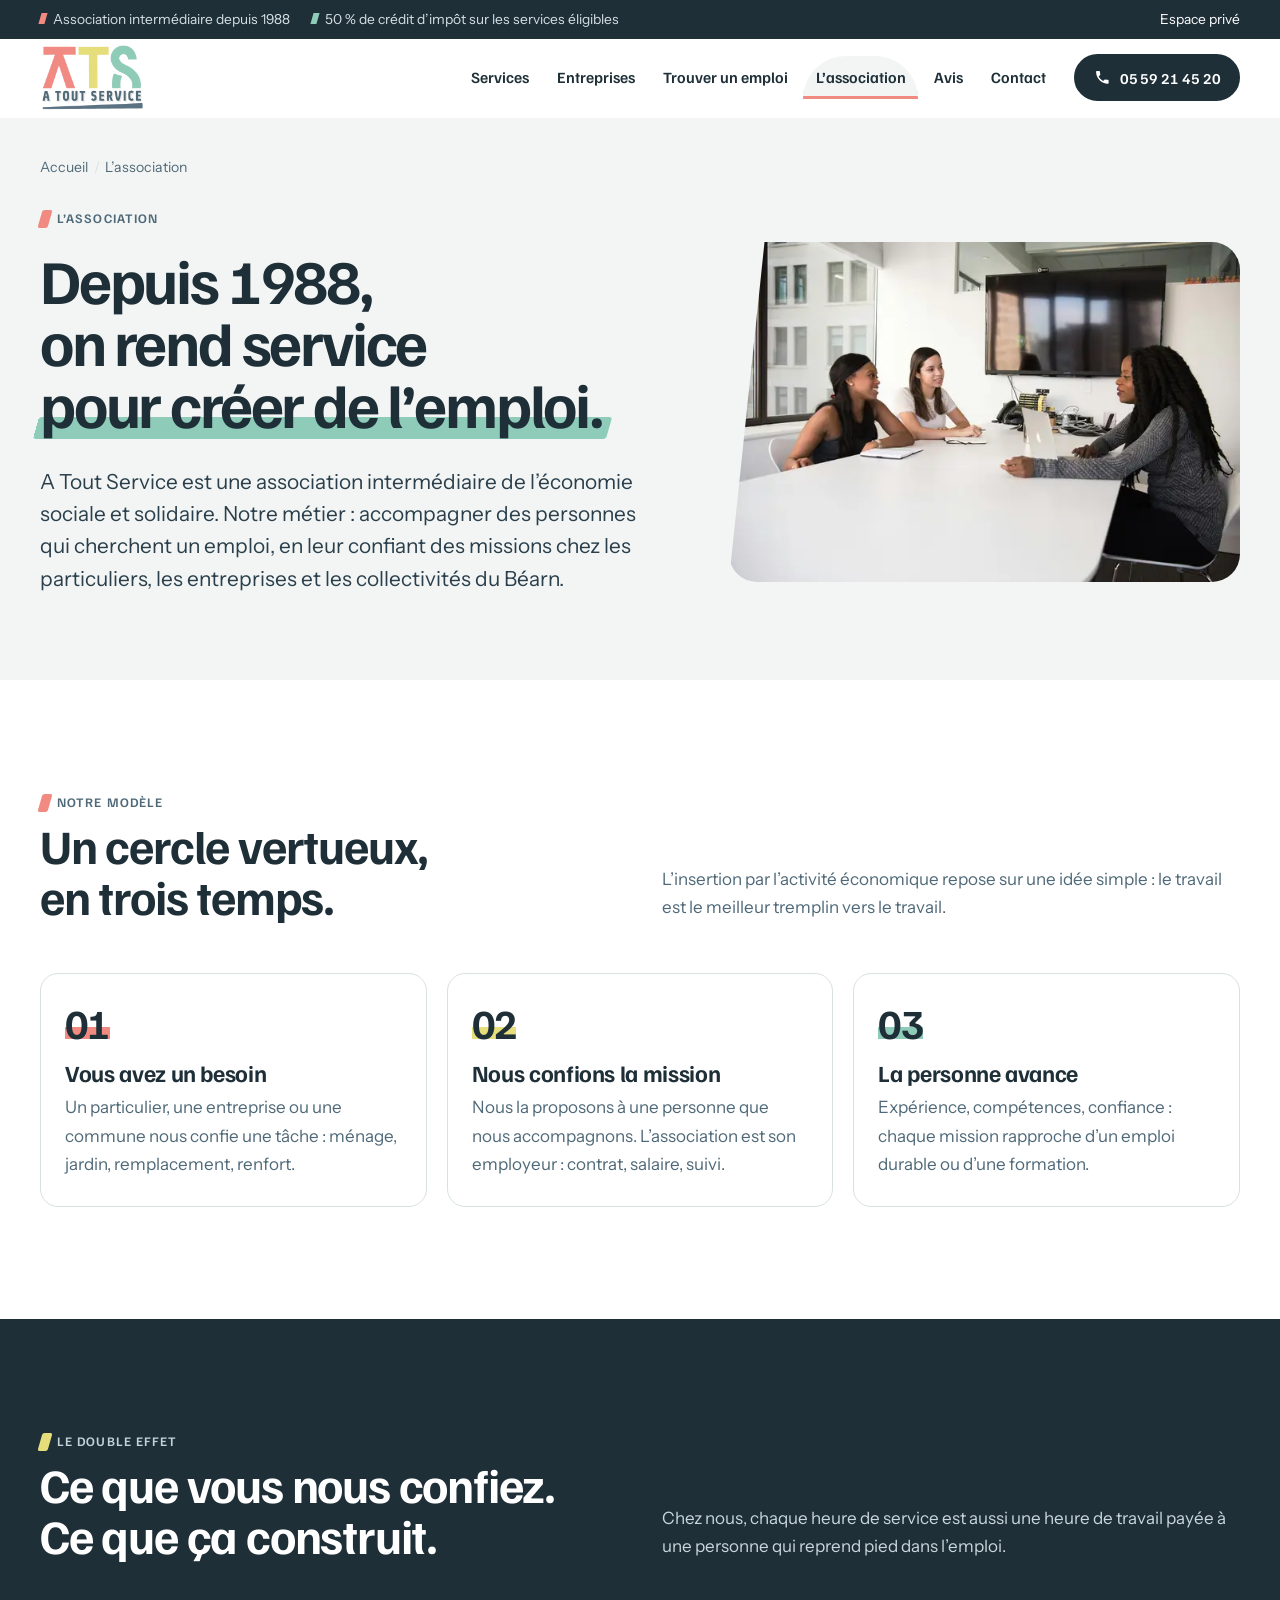
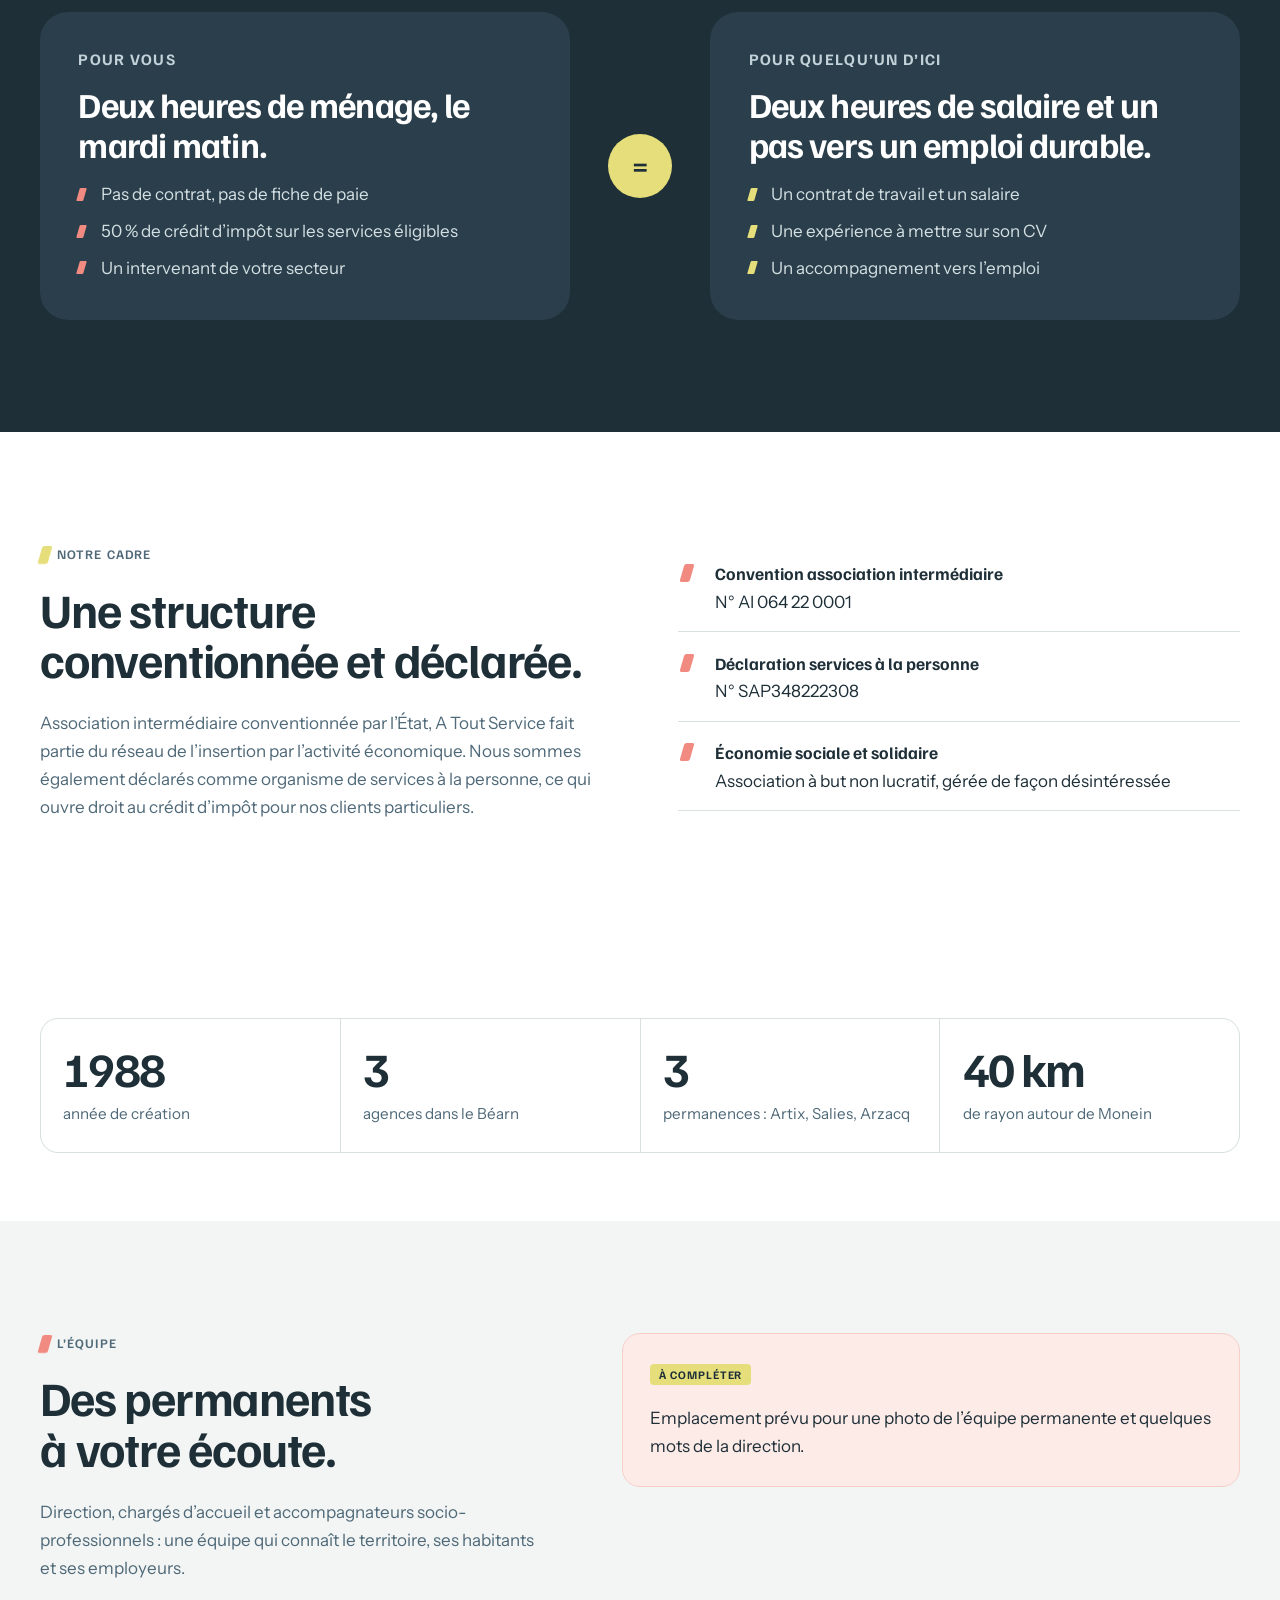
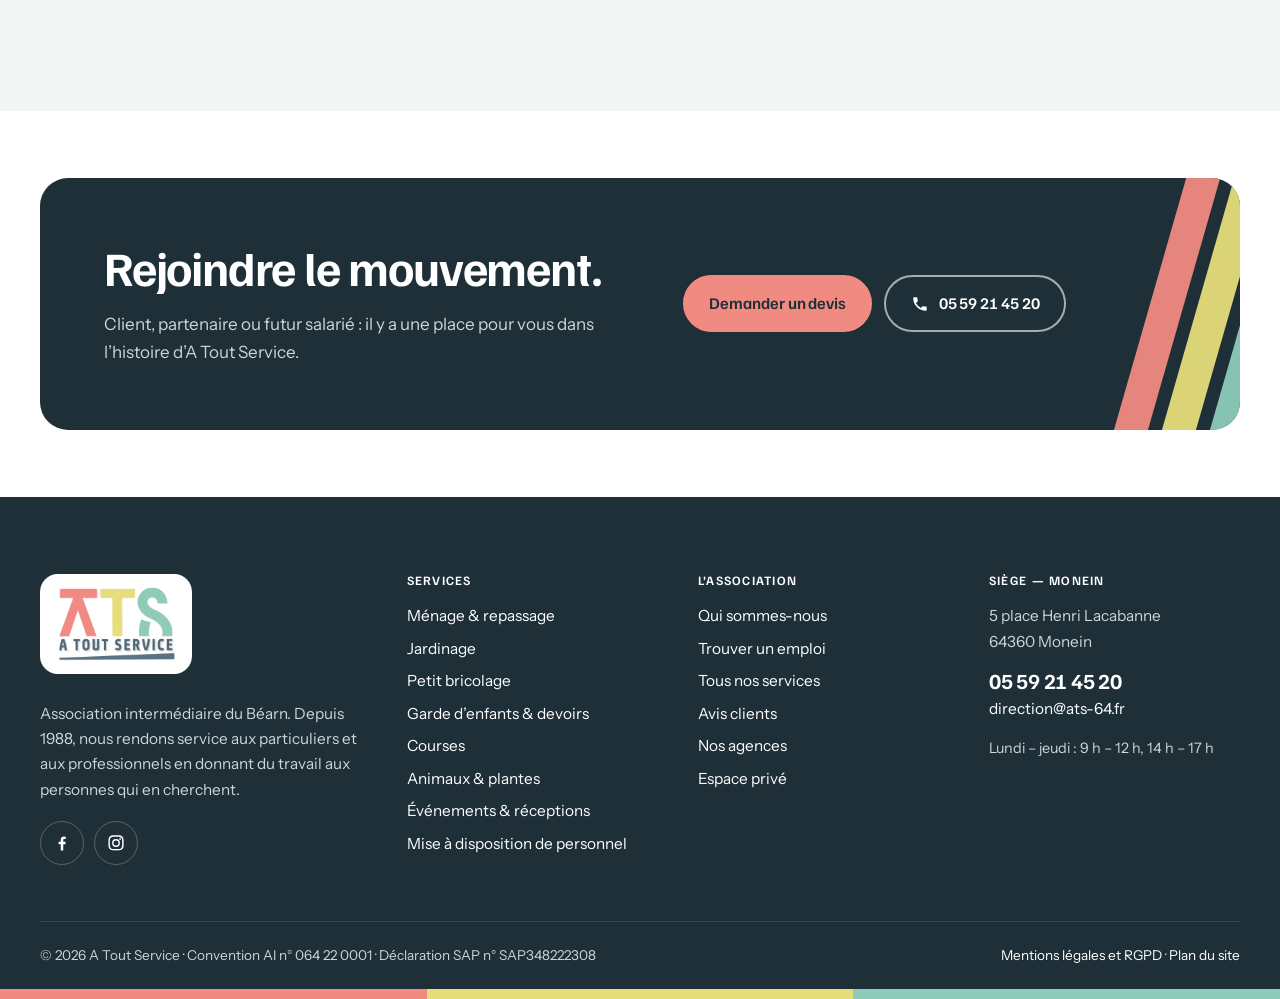
<file: a-propos.html>
<!DOCTYPE html>
<html lang="fr">
<head>
  <meta charset="utf-8">
  <meta name="viewport" content="width=device-width, initial-scale=1">
  <title>L’association A Tout Service, Monein depuis 1988</title>
  <meta name="description" content="Association intermédiaire de l’économie sociale et solidaire depuis 1988, A Tout Service donne du travail et accompagne des habitants du Béarn vers l’emploi.">
  <link rel="canonical" href="https://www.atoutservice64.fr/a-propos.html">
  <meta name="theme-color" content="#1E2F38">
  <meta name="robots" content="index, follow">

  <!-- Open Graph / Twitter -->
  <meta property="og:type" content="website">
  <meta property="og:locale" content="fr_FR">
  <meta property="og:site_name" content="A Tout Service">
  <meta property="og:title" content="L’association A Tout Service, Monein depuis 1988">
  <meta property="og:description" content="Association intermédiaire de l’économie sociale et solidaire depuis 1988, A Tout Service donne du travail et accompagne des habitants du Béarn vers l’emploi.">
  <meta property="og:url" content="https://www.atoutservice64.fr/a-propos.html">
  <meta property="og:image" content="https://www.atoutservice64.fr/assets/img/og-ats.jpg">
  <meta property="og:image:width" content="1200">
  <meta property="og:image:height" content="630">
  <meta property="og:image:alt" content="Logo A Tout Service : un coup de main chez vous, un emploi pour quelqu’un d’ici">
  <meta name="twitter:card" content="summary_large_image">
  <meta name="twitter:title" content="L’association A Tout Service, Monein depuis 1988">
  <meta name="twitter:description" content="Association intermédiaire de l’économie sociale et solidaire depuis 1988, A Tout Service donne du travail et accompagne des habitants du Béarn vers l’emploi.">
  <meta name="twitter:image" content="https://www.atoutservice64.fr/assets/img/og-ats.jpg">

  <!-- Icônes -->
  <link rel="icon" href="assets/img/favicon.svg" type="image/svg+xml">
  <link rel="icon" href="assets/img/favicon-32.png" sizes="32x32" type="image/png">
  <link rel="apple-touch-icon" href="assets/img/apple-touch-icon.png">

  <!-- Polices : Familjen Grotesk (titres) + Instrument Sans (texte) -->
  <link rel="preconnect" href="https://fonts.googleapis.com">
  <link rel="preconnect" href="https://fonts.gstatic.com" crossorigin>
  <link rel="stylesheet" href="https://fonts.googleapis.com/css2?family=Familjen+Grotesk:wght@600;700&family=Instrument+Sans:wght@400;600;700&display=swap">
  <link rel="stylesheet" href="assets/css/style.css">
  <script>document.documentElement.classList.add('js')</script>
  <script src="assets/js/main.js" defer></script>
  <script type="application/ld+json">
  {
    "@context": "https://schema.org",
    "@type": "BreadcrumbList",
    "itemListElement": [
      {
        "@type": "ListItem",
        "position": 1,
        "name": "Accueil",
        "item": "https://www.atoutservice64.fr/"
      },
      {
        "@type": "ListItem",
        "position": 2,
        "name": "L’association",
        "item": "https://www.atoutservice64.fr/a-propos.html"
      }
    ]
  }
  </script>
  <script type="application/ld+json">
  {
    "@context": "https://schema.org",
    "@type": [
      "EmploymentAgency",
      "LocalBusiness"
    ],
    "@id": "https://www.atoutservice64.fr/#organisation",
    "name": "A Tout Service",
    "alternateName": "ATS 64",
    "description": "Association intermédiaire d’insertion par l’activité économique : services aux particuliers (ménage, jardinage, bricolage, garde d’enfants) et mise à disposition de personnel pour les professionnels, à Monein et dans un rayon de 40 km.",
    "url": "https://www.atoutservice64.fr/",
    "logo": "https://www.atoutservice64.fr/assets/img/logo-ats.png",
    "image": "https://www.atoutservice64.fr/assets/img/og-ats.jpg",
    "telephone": "+33 5 59 21 45 20",
    "email": "direction@ats-64.fr",
    "foundingDate": "1988",
    "address": {
      "@type": "PostalAddress",
      "streetAddress": "5 place Henri Lacabanne",
      "postalCode": "64360",
      "addressLocality": "Monein",
      "addressRegion": "Nouvelle-Aquitaine",
      "addressCountry": "FR"
    },
    "geo": {
      "@type": "GeoCoordinates",
      "latitude": 43.3238,
      "longitude": -0.5764
    },
    "openingHoursSpecification": [
      {
        "@type": "OpeningHoursSpecification",
        "dayOfWeek": [
          "Monday",
          "Tuesday",
          "Wednesday",
          "Thursday"
        ],
        "opens": "09:00",
        "closes": "12:00"
      },
      {
        "@type": "OpeningHoursSpecification",
        "dayOfWeek": [
          "Monday",
          "Tuesday",
          "Wednesday",
          "Thursday"
        ],
        "opens": "14:00",
        "closes": "17:00"
      }
    ],
    "areaServed": [
      {
        "@type": "GeoCircle",
        "geoMidpoint": {
          "@type": "GeoCoordinates",
          "latitude": 43.3238,
          "longitude": -0.5764
        },
        "geoRadius": "40000"
      },
      {
        "@type": "City",
        "name": "Monein"
      },
      {
        "@type": "City",
        "name": "Mourenx"
      },
      {
        "@type": "City",
        "name": "Orthez"
      },
      {
        "@type": "City",
        "name": "Artix"
      },
      {
        "@type": "City",
        "name": "Lacq"
      },
      {
        "@type": "City",
        "name": "Lagor"
      },
      {
        "@type": "City",
        "name": "Pardies"
      },
      {
        "@type": "City",
        "name": "Abos"
      },
      {
        "@type": "City",
        "name": "Tarsacq"
      },
      {
        "@type": "City",
        "name": "Cardesse"
      },
      {
        "@type": "City",
        "name": "Cuqueron"
      },
      {
        "@type": "City",
        "name": "Parbayse"
      },
      {
        "@type": "City",
        "name": "Lahourcade"
      },
      {
        "@type": "City",
        "name": "Lucq-de-Béarn"
      },
      {
        "@type": "City",
        "name": "Navarrenx"
      },
      {
        "@type": "City",
        "name": "Lasseube"
      },
      {
        "@type": "City",
        "name": "Gan"
      },
      {
        "@type": "City",
        "name": "Jurançon"
      },
      {
        "@type": "City",
        "name": "Lescar"
      },
      {
        "@type": "City",
        "name": "Pau"
      },
      {
        "@type": "City",
        "name": "Oloron-Sainte-Marie"
      },
      {
        "@type": "City",
        "name": "Salies-de-Béarn"
      },
      {
        "@type": "City",
        "name": "Arzacq-Arraziguet"
      }
    ],
    "sameAs": [
      "https://www.facebook.com/atoutservice64/",
      "https://www.instagram.com/atoutservice64/"
    ],
    "department": [
      {
        "@type": "LocalBusiness",
        "name": "A Tout Service — agence de Mourenx",
        "telephone": "+33 6 20 66 61 01",
        "address": {
          "@type": "PostalAddress",
          "streetAddress": "26 place Pierre et Marie Curie",
          "postalCode": "64150",
          "addressLocality": "Mourenx",
          "addressRegion": "Nouvelle-Aquitaine",
          "addressCountry": "FR"
        }
      },
      {
        "@type": "LocalBusiness",
        "name": "A Tout Service — agence de Orthez",
        "telephone": "+33 7 49 50 07 62",
        "address": {
          "@type": "PostalAddress",
          "streetAddress": "42 rue Aristide Briand",
          "postalCode": "64300",
          "addressLocality": "Orthez",
          "addressRegion": "Nouvelle-Aquitaine",
          "addressCountry": "FR"
        }
      }
    ]
  }
  </script>
</head>
<body>
  <a class="skip-link" href="#contenu">Aller au contenu</a>

  <!-- ====== Barre haute ====== -->
  <div class="topbar">
    <div class="wrap">
      <p class="topbar__info" style="margin:0"><span>Association intermédiaire depuis 1988</span><span>50 % de crédit d’impôt sur les services éligibles</span></p>
      <p class="topbar__links" style="margin:0"><a href="https://77.197.211.142/?LOG=GTA265" rel="nofollow noopener">Espace privé</a></p>
    </div>
  </div>

  <!-- ====== En-tête ====== -->
  <header class="site-header">
    <div class="wrap">
      <a class="logo" href="index.html" aria-label="A Tout Service, retour à l’accueil">
        <img src="assets/img/logo-ats.webp" width="336" height="209" alt="A Tout Service">
      </a>
      <button class="burger" type="button" aria-expanded="false" aria-controls="menu"><span class="burger__bars" aria-hidden="true"></span>Menu</button>
      <nav class="nav" id="menu" aria-label="Navigation principale">
        <ul class="nav__list">
          <li><a href="index.html">Accueil</a></li>
          <li class="has-sub"><a href="services.html">Services</a>
            <ul class="nav__sub">
            <li><a href="service-menage-repassage.html">Ménage & repassage<small>Ménage courant, grand nettoyage, vitres, repassage.</small></a></li>
            <li><a href="service-jardinage-espaces-verts.html">Jardinage<small>Tonte, haies, désherbage, feuilles mortes.</small></a></li>
            <li><a href="service-bricolage-petits-travaux.html">Petit bricolage<small>Montage de meubles, fixations, petites réparations.</small></a></li>
            <li><a href="service-garde-enfants-aide-devoirs.html">Garde d’enfants & devoirs<small>Sortie d’école, garde des 3 ans et plus, devoirs.</small></a></li>
            <li><a href="service-courses-livraison.html">Courses<small>Courses, livraison, rangement et petites commissions.</small></a></li>
            <li><a href="service-animaux-plantes-absences.html">Animaux & plantes<small>Nourrir, promener, arroser, relever le courrier.</small></a></li>
            <li><a href="service-aide-evenements-reception.html">Événements & réceptions<small>Mise en place, service, plonge et rangement.</small></a></li>
            <li class="pro"><a href="service-mise-a-disposition-personnel.html">Mise à disposition de personnel<small>Remplacements, surcroîts d’activité, missions ponctuelles.</small></a></li>
            </ul>
          </li>
          <li><a href="service-mise-a-disposition-personnel.html">Entreprises</a></li>
          <li><a href="trouver-un-emploi.html">Trouver un emploi</a></li>
          <li><a href="a-propos.html" aria-current="page">L’association</a></li>
          <li><a href="avis.html">Avis</a></li>
          <li><a href="contact.html">Contact</a></li>
        </ul>
        <a class="btn nav__cta" href="tel:+33559214520"><svg viewBox="0 0 24 24" aria-hidden="true" fill="currentColor"><path d="M6.6 10.8a15.1 15.1 0 0 0 6.6 6.6l2.2-2.2a1 1 0 0 1 1-.25 11.4 11.4 0 0 0 3.6.57 1 1 0 0 1 1 1V20a1 1 0 0 1-1 1A17 17 0 0 1 3 4a1 1 0 0 1 1-1h3.5a1 1 0 0 1 1 1c0 1.25.2 2.45.57 3.57a1 1 0 0 1-.25 1z"/></svg><span>05 59 21 45 20</span></a>
      </nav>
    </div>
  </header>

  <main id="contenu">
    <section class="page-hero">
      <div class="wrap">
        <nav class="fil" aria-label="Fil d’Ariane"><ol><li><a href="index.html">Accueil</a></li><li aria-current="page">L’association</li></ol></nav>
        <div class="page-hero__grid">
          <div>
            <p class="eyebrow">L’association</p>
            <h1>Depuis 1988, on rend service <span class="trait trait--menthe">pour créer de l’emploi.</span></h1>
            <p class="lead">A Tout Service est une association intermédiaire de l’économie sociale et solidaire. Notre métier : accompagner des personnes qui cherchent un emploi, en leur confiant des missions chez les particuliers, les entreprises et les collectivités du Béarn.</p>
          </div>
          <figure><img src="assets/img/equipe-1200.webp" srcset="assets/img/equipe-640.webp 640w, assets/img/equipe-1200.webp 1200w" sizes="(max-width: 900px) 100vw, 520px" width="1200" height="800" alt="Trois femmes en réunion autour d’une table de travail" fetchpriority="high" decoding="async"></figure>
        </div>
      </div>
    </section>

    <section class="section" aria-labelledby="modele-titre">
      <div class="wrap">
        <div class="sec-head">
          <div><p class="eyebrow">Notre modèle</p><h2 id="modele-titre">Un cercle vertueux, en trois temps.</h2></div>
          <p>L’insertion par l’activité économique repose sur une idée simple : le travail est le meilleur tremplin vers le travail.</p>
        </div>
        <ol class="etapes">
          <li class="etape reveal"><h3>Vous avez un besoin</h3><p>Un particulier, une entreprise ou une commune nous confie une tâche : ménage, jardin, remplacement, renfort.</p></li>
          <li class="etape reveal"><h3>Nous confions la mission</h3><p>Nous la proposons à une personne que nous accompagnons. L’association est son employeur : contrat, salaire, suivi.</p></li>
          <li class="etape reveal"><h3>La personne avance</h3><p>Expérience, compétences, confiance : chaque mission rapproche d’un emploi durable ou d’une formation.</p></li>
        </ol>
      </div>
    </section>

    <!-- ====== Signature : le double effet ====== -->
    <section class="section sombre" aria-labelledby="double-titre">
      <div class="wrap">
        <div class="sec-head">
          <div>
            <p class="eyebrow eyebrow--soleil">Le double effet</p>
            <h2 id="double-titre">Ce que vous nous confiez. Ce que ça construit.</h2>
          </div>
          <p>Chez nous, chaque heure de service est aussi une heure de travail payée à une personne qui reprend pied dans l’emploi.</p>
        </div>
        <div class="double">
          <div class="double__col reveal">
            <h3>Pour vous</h3>
            <p class="gros">Deux heures de ménage, le mardi matin.</p>
            <ul>
              <li>Pas de contrat, pas de fiche de paie</li>
              <li>50 % de crédit d’impôt sur les services éligibles</li>
              <li>Un intervenant de votre secteur</li>
            </ul>
          </div>
          <div class="double__egal" aria-hidden="true"><span>=</span></div>
          <div class="double__col double__col--eux reveal">
            <h3>Pour quelqu’un d’ici</h3>
            <p class="gros">Deux heures de salaire et un pas vers un emploi durable.</p>
            <ul>
              <li>Un contrat de travail et un salaire</li>
              <li>Une expérience à mettre sur son CV</li>
              <li>Un accompagnement vers l’emploi</li>
            </ul>
          </div>
        </div>
      </div>
    </section>

    <section class="section" aria-labelledby="cadre-titre">
      <div class="wrap split split--egal">
        <div>
          <p class="eyebrow eyebrow--soleil">Notre cadre</p>
          <h2 id="cadre-titre">Une structure conventionnée et déclarée.</h2>
          <p class="muted">Association intermédiaire conventionnée par l’État, A Tout Service fait partie du réseau de l’insertion par l’activité économique. Nous sommes également déclarés comme organisme de services à la personne, ce qui ouvre droit au crédit d’impôt pour nos clients particuliers.</p>
        </div>
        <ul class="liste-coche">
          <li><strong>Convention association intermédiaire</strong>N° AI 064 22 0001</li>
          <li><strong>Déclaration services à la personne</strong>N° SAP348222308</li>
          <li><strong>Économie sociale et solidaire</strong>Association à but non lucratif, gérée de façon désintéressée</li>
        </ul>
      </div>
    </section>

    <section class="section section--serree" aria-label="Repères">
      <div class="wrap">
        <div class="chiffres reveal">
          <div class="chiffre"><strong>1988</strong><span>année de création</span></div>
          <div class="chiffre"><strong>3</strong><span>agences dans le Béarn</span></div>
          <div class="chiffre"><strong>3</strong><span>permanences : Artix, Salies, Arzacq</span></div>
          <div class="chiffre"><strong>40 km</strong><span>de rayon autour de Monein</span></div>
        </div>
        <!-- À FOURNIR : nombre de personnes accompagnées par an, heures de travail réalisées, taux de sorties vers l'emploi -->
      </div>
    </section>

    <section class="section section--brume" aria-labelledby="equipe-titre">
      <div class="wrap split">
        <div>
          <p class="eyebrow">L’équipe</p>
          <h2 id="equipe-titre">Des permanents à votre écoute.</h2>
          <p class="muted">Direction, chargés d’accueil et accompagnateurs socio-professionnels : une équipe qui connaît le territoire, ses habitants et ses employeurs.</p>
        </div>
        <div class="encart encart--corail">
          <p><span class="a-remplir">À compléter</span></p>
          <p style="margin:0">Emplacement prévu pour une photo de l’équipe permanente et quelques mots de la direction.</p>
        </div>
      </div>
    </section>

    <!-- ====== Appel à l'action ====== -->
    <section class="section section--serree" aria-labelledby="cta-titre">
      <div class="wrap">
        <div class="cta sombre reveal">
          <div>
            <h2 id="cta-titre">Rejoindre le mouvement.</h2>
            <p>Client, partenaire ou futur salarié : il y a une place pour vous dans l’histoire d’A Tout Service.</p>
          </div>
          <div class="btn-row">
            <a class="btn btn--corail" href="contact.html">Demander un devis</a>
            <a class="btn btn--ghost" href="tel:+33559214520"><svg viewBox="0 0 24 24" aria-hidden="true" fill="currentColor"><path d="M6.6 10.8a15.1 15.1 0 0 0 6.6 6.6l2.2-2.2a1 1 0 0 1 1-.25 11.4 11.4 0 0 0 3.6.57 1 1 0 0 1 1 1V20a1 1 0 0 1-1 1A17 17 0 0 1 3 4a1 1 0 0 1 1-1h3.5a1 1 0 0 1 1 1c0 1.25.2 2.45.57 3.57a1 1 0 0 1-.25 1z"/></svg>05 59 21 45 20</a>
          </div>
          <div class="cta__bandes" aria-hidden="true"><span></span><span></span><span></span></div>
        </div>
      </div>
    </section>
  </main>

  <!-- ====== Pied de page ====== -->
  <footer class="site-footer">
    <div class="wrap footer__grid">
      <div>
        <a class="footer__logo" href="index.html"><img src="assets/img/logo-ats.webp" width="336" height="209" alt="A Tout Service" loading="lazy"></a>
        <p>Association intermédiaire du Béarn. Depuis 1988, nous rendons service aux particuliers et aux professionnels en donnant du travail aux personnes qui en cherchent.</p>
        <div class="footer__social">
          <a href="https://www.facebook.com/atoutservice64/" rel="noopener" aria-label="A Tout Service sur Facebook"><svg viewBox="0 0 24 24" aria-hidden="true"><path d="M13.5 21v-7.5h2.5l.4-3h-2.9V8.6c0-.87.25-1.46 1.5-1.46h1.55V4.47A21 21 0 0 0 14.3 4.3c-2.2 0-3.8 1.35-3.8 3.84v2.36H8v3h2.5V21z"/></svg></a>
          <a href="https://www.instagram.com/atoutservice64/" rel="noopener" aria-label="A Tout Service sur Instagram"><svg viewBox="0 0 24 24" aria-hidden="true"><path d="M12 7.3A4.7 4.7 0 1 0 16.7 12 4.7 4.7 0 0 0 12 7.3zm0 7.7a3 3 0 1 1 3-3 3 3 0 0 1-3 3zm6-7.9a1.1 1.1 0 1 1-1.1-1.1A1.1 1.1 0 0 1 18 7.1zM21 8a5.4 5.4 0 0 0-1.5-3.8A5.4 5.4 0 0 0 15.7 2.7C14.2 2.6 9.8 2.6 8.3 2.7A5.4 5.4 0 0 0 4.5 4.2 5.4 5.4 0 0 0 3 8c-.1 1.5-.1 6 0 7.5a5.4 5.4 0 0 0 1.5 3.8 5.4 5.4 0 0 0 3.8 1.5c1.5.1 6 .1 7.5 0a5.4 5.4 0 0 0 3.8-1.5 5.4 5.4 0 0 0 1.5-3.8c.1-1.5.1-6 0-7.5zm-2 9.2a3 3 0 0 1-1.7 1.7c-1.2.5-4 .4-5.3.4s-4.1.1-5.3-.4A3 3 0 0 1 5 17.2c-.5-1.2-.4-4-.4-5.2s-.1-4.1.4-5.3A3 3 0 0 1 6.7 5c1.2-.5 4-.4 5.3-.4s4.1-.1 5.3.4A3 3 0 0 1 19 6.7c.5 1.2.4 4 .4 5.3s.1 4-.4 5.2z"/></svg></a>
        </div>
      </div>
      <div>
        <h2>Services</h2>
        <ul>
            <li><a href="service-menage-repassage.html">Ménage & repassage</a></li>
            <li><a href="service-jardinage-espaces-verts.html">Jardinage</a></li>
            <li><a href="service-bricolage-petits-travaux.html">Petit bricolage</a></li>
            <li><a href="service-garde-enfants-aide-devoirs.html">Garde d’enfants & devoirs</a></li>
            <li><a href="service-courses-livraison.html">Courses</a></li>
            <li><a href="service-animaux-plantes-absences.html">Animaux & plantes</a></li>
            <li><a href="service-aide-evenements-reception.html">Événements & réceptions</a></li>
            <li><a href="service-mise-a-disposition-personnel.html">Mise à disposition de personnel</a></li>
        </ul>
      </div>
      <div>
        <h2>L’association</h2>
        <ul>
          <li><a href="a-propos.html">Qui sommes-nous</a></li>
          <li><a href="trouver-un-emploi.html">Trouver un emploi</a></li>
          <li><a href="services.html">Tous nos services</a></li>
          <li><a href="avis.html">Avis clients</a></li>
          <li><a href="contact.html">Nos agences</a></li>
          <li><a href="https://77.197.211.142/?LOG=GTA265" rel="nofollow noopener">Espace privé</a></li>
        </ul>
      </div>
      <div>
        <h2>Siège — Monein</h2>
        <address style="font-style:normal">5 place Henri Lacabanne<br>64360 Monein</address>
        <p style="margin-top:.8rem"><a class="footer__tel" href="tel:+33559214520">05 59 21 45 20</a><br><a href="mailto:direction@ats-64.fr">direction@ats-64.fr</a></p>
        <p class="small">Lundi – jeudi : 9 h – 12 h, 14 h – 17 h</p>
      </div>
    </div>
    <div class="wrap footer__bas">
      <p style="margin:0">© <span data-annee>2026</span> A Tout Service · Convention AI n° 064 22 0001 · Déclaration SAP n° SAP348222308</p>
      <p style="margin:0"><a href="mentions-legales.html">Mentions légales et RGPD</a> · <a href="sitemap.xml">Plan du site</a></p>
    </div>
    <div class="footer__traits" aria-hidden="true"><span></span><span></span><span></span></div>
  </footer>

  <a class="btn btn--corail appel-mobile" href="tel:+33559214520"><svg viewBox="0 0 24 24" aria-hidden="true" fill="currentColor"><path d="M6.6 10.8a15.1 15.1 0 0 0 6.6 6.6l2.2-2.2a1 1 0 0 1 1-.25 11.4 11.4 0 0 0 3.6.57 1 1 0 0 1 1 1V20a1 1 0 0 1-1 1A17 17 0 0 1 3 4a1 1 0 0 1 1-1h3.5a1 1 0 0 1 1 1c0 1.25.2 2.45.57 3.57a1 1 0 0 1-.25 1z"/></svg><span>Appeler le 05 59 21 45 20</span></a>
</body>
</html>
</file>
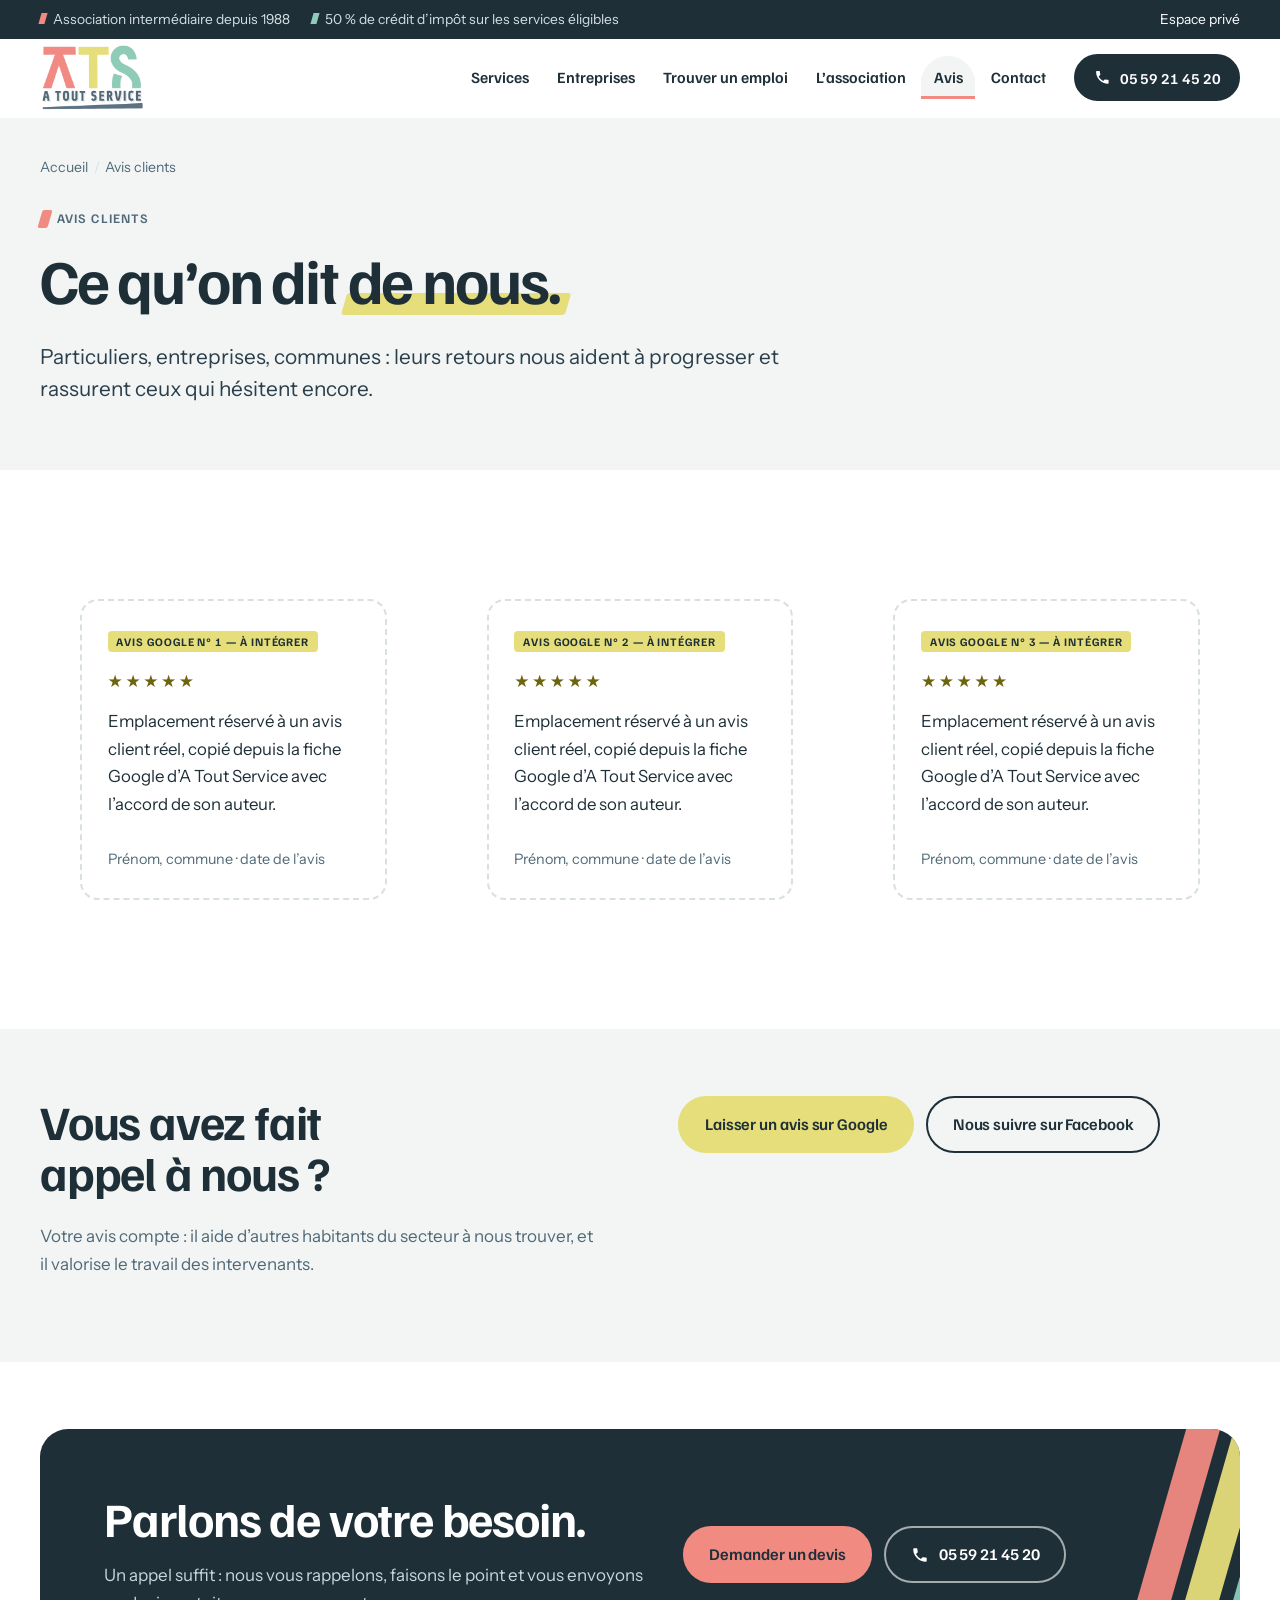
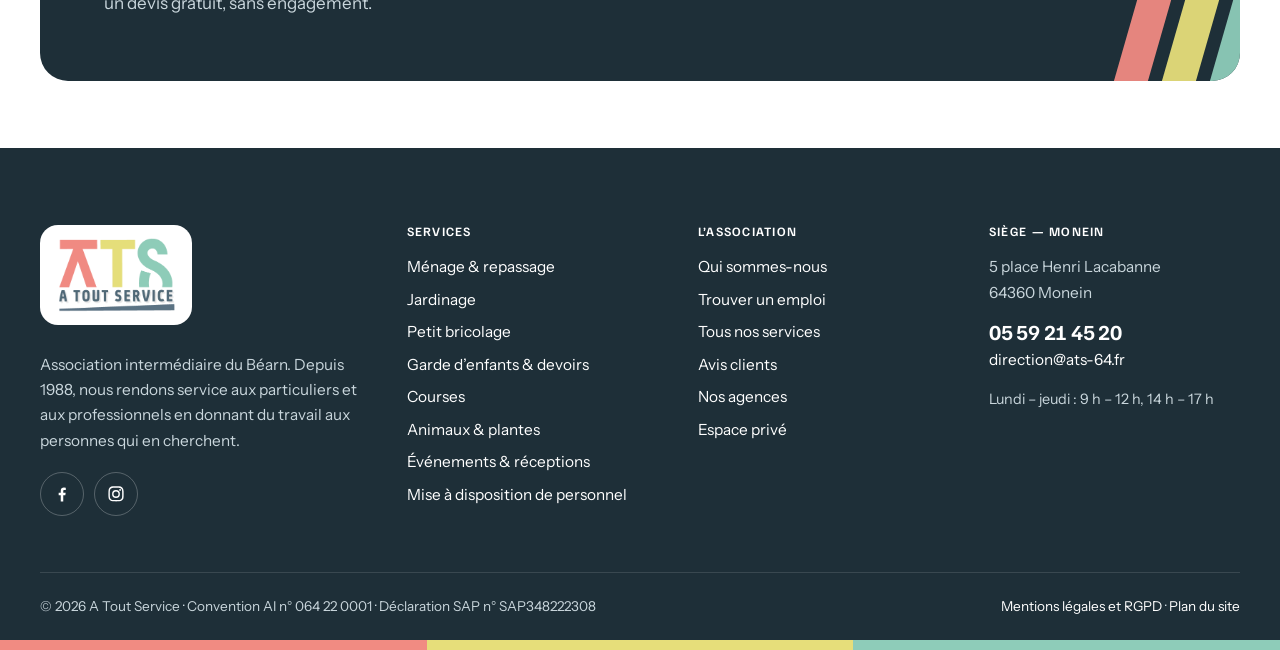
<file: avis.html>
<!DOCTYPE html>
<html lang="fr">
<head>
  <meta charset="utf-8">
  <meta name="viewport" content="width=device-width, initial-scale=1">
  <title>Avis clients A Tout Service, Monein et alentours</title>
  <meta name="description" content="Ce que nos clients particuliers et professionnels disent d’A Tout Service. Vous avez fait appel à nous ? Laissez votre avis sur Google.">
  <link rel="canonical" href="https://www.atoutservice64.fr/avis.html">
  <meta name="theme-color" content="#1E2F38">
  <meta name="robots" content="index, follow">

  <!-- Open Graph / Twitter -->
  <meta property="og:type" content="website">
  <meta property="og:locale" content="fr_FR">
  <meta property="og:site_name" content="A Tout Service">
  <meta property="og:title" content="Avis clients A Tout Service, Monein et alentours">
  <meta property="og:description" content="Ce que nos clients particuliers et professionnels disent d’A Tout Service. Vous avez fait appel à nous ? Laissez votre avis sur Google.">
  <meta property="og:url" content="https://www.atoutservice64.fr/avis.html">
  <meta property="og:image" content="https://www.atoutservice64.fr/assets/img/og-ats.jpg">
  <meta property="og:image:width" content="1200">
  <meta property="og:image:height" content="630">
  <meta property="og:image:alt" content="Logo A Tout Service : un coup de main chez vous, un emploi pour quelqu’un d’ici">
  <meta name="twitter:card" content="summary_large_image">
  <meta name="twitter:title" content="Avis clients A Tout Service, Monein et alentours">
  <meta name="twitter:description" content="Ce que nos clients particuliers et professionnels disent d’A Tout Service. Vous avez fait appel à nous ? Laissez votre avis sur Google.">
  <meta name="twitter:image" content="https://www.atoutservice64.fr/assets/img/og-ats.jpg">

  <!-- Icônes -->
  <link rel="icon" href="assets/img/favicon.svg" type="image/svg+xml">
  <link rel="icon" href="assets/img/favicon-32.png" sizes="32x32" type="image/png">
  <link rel="apple-touch-icon" href="assets/img/apple-touch-icon.png">

  <!-- Polices : Familjen Grotesk (titres) + Instrument Sans (texte) -->
  <link rel="preconnect" href="https://fonts.googleapis.com">
  <link rel="preconnect" href="https://fonts.gstatic.com" crossorigin>
  <link rel="stylesheet" href="https://fonts.googleapis.com/css2?family=Familjen+Grotesk:wght@600;700&family=Instrument+Sans:wght@400;600;700&display=swap">
  <link rel="stylesheet" href="assets/css/style.css">
  <script>document.documentElement.classList.add('js')</script>
  <script src="assets/js/main.js" defer></script>
  <script type="application/ld+json">
  {
    "@context": "https://schema.org",
    "@type": "BreadcrumbList",
    "itemListElement": [
      {
        "@type": "ListItem",
        "position": 1,
        "name": "Accueil",
        "item": "https://www.atoutservice64.fr/"
      },
      {
        "@type": "ListItem",
        "position": 2,
        "name": "Avis clients",
        "item": "https://www.atoutservice64.fr/avis.html"
      }
    ]
  }
  </script>
</head>
<body>
  <a class="skip-link" href="#contenu">Aller au contenu</a>

  <!-- ====== Barre haute ====== -->
  <div class="topbar">
    <div class="wrap">
      <p class="topbar__info" style="margin:0"><span>Association intermédiaire depuis 1988</span><span>50 % de crédit d’impôt sur les services éligibles</span></p>
      <p class="topbar__links" style="margin:0"><a href="https://77.197.211.142/?LOG=GTA265" rel="nofollow noopener">Espace privé</a></p>
    </div>
  </div>

  <!-- ====== En-tête ====== -->
  <header class="site-header">
    <div class="wrap">
      <a class="logo" href="index.html" aria-label="A Tout Service, retour à l’accueil">
        <img src="assets/img/logo-ats.webp" width="336" height="209" alt="A Tout Service">
      </a>
      <button class="burger" type="button" aria-expanded="false" aria-controls="menu"><span class="burger__bars" aria-hidden="true"></span>Menu</button>
      <nav class="nav" id="menu" aria-label="Navigation principale">
        <ul class="nav__list">
          <li><a href="index.html">Accueil</a></li>
          <li class="has-sub"><a href="services.html">Services</a>
            <ul class="nav__sub">
            <li><a href="service-menage-repassage.html">Ménage & repassage<small>Ménage courant, grand nettoyage, vitres, repassage.</small></a></li>
            <li><a href="service-jardinage-espaces-verts.html">Jardinage<small>Tonte, haies, désherbage, feuilles mortes.</small></a></li>
            <li><a href="service-bricolage-petits-travaux.html">Petit bricolage<small>Montage de meubles, fixations, petites réparations.</small></a></li>
            <li><a href="service-garde-enfants-aide-devoirs.html">Garde d’enfants & devoirs<small>Sortie d’école, garde des 3 ans et plus, devoirs.</small></a></li>
            <li><a href="service-courses-livraison.html">Courses<small>Courses, livraison, rangement et petites commissions.</small></a></li>
            <li><a href="service-animaux-plantes-absences.html">Animaux & plantes<small>Nourrir, promener, arroser, relever le courrier.</small></a></li>
            <li><a href="service-aide-evenements-reception.html">Événements & réceptions<small>Mise en place, service, plonge et rangement.</small></a></li>
            <li class="pro"><a href="service-mise-a-disposition-personnel.html">Mise à disposition de personnel<small>Remplacements, surcroîts d’activité, missions ponctuelles.</small></a></li>
            </ul>
          </li>
          <li><a href="service-mise-a-disposition-personnel.html">Entreprises</a></li>
          <li><a href="trouver-un-emploi.html">Trouver un emploi</a></li>
          <li><a href="a-propos.html">L’association</a></li>
          <li><a href="avis.html" aria-current="page">Avis</a></li>
          <li><a href="contact.html">Contact</a></li>
        </ul>
        <a class="btn nav__cta" href="tel:+33559214520"><svg viewBox="0 0 24 24" aria-hidden="true" fill="currentColor"><path d="M6.6 10.8a15.1 15.1 0 0 0 6.6 6.6l2.2-2.2a1 1 0 0 1 1-.25 11.4 11.4 0 0 0 3.6.57 1 1 0 0 1 1 1V20a1 1 0 0 1-1 1A17 17 0 0 1 3 4a1 1 0 0 1 1-1h3.5a1 1 0 0 1 1 1c0 1.25.2 2.45.57 3.57a1 1 0 0 1-.25 1z"/></svg><span>05 59 21 45 20</span></a>
      </nav>
    </div>
  </header>

  <main id="contenu">
    <section class="page-hero page-hero--simple">
      <div class="wrap">
        <nav class="fil" aria-label="Fil d’Ariane"><ol><li><a href="index.html">Accueil</a></li><li aria-current="page">Avis clients</li></ol></nav>
        <p class="eyebrow">Avis clients</p>
        <h1>Ce qu’on dit <span class="trait trait--soleil">de nous.</span></h1>
        <p class="lead">Particuliers, entreprises, communes : leurs retours nous aident à progresser et rassurent ceux qui hésitent encore.</p>
      </div>
    </section>

    <!-- AVIS : remplacer chaque emplacement par un avis Google réel (texte exact, prénom + initiale, date). Ne jamais inventer d'avis. -->
    <section class="section" aria-labelledby="avis-titre">
      <div class="wrap">
        <h2 id="avis-titre" class="sr-only">Avis de nos clients</h2>
        <div class="avis-grille">
          <figure class="avis reveal">
            <p style="margin:0"><span class="a-remplir">Avis Google n° 1 — à intégrer</span></p>
            <div class="avis__etoiles" aria-hidden="true">★★★★★</div>
            <blockquote><p>Emplacement réservé à un avis client réel, copié depuis la fiche Google d’A Tout Service avec l’accord de son auteur.</p></blockquote>
            <figcaption>Prénom, commune · date de l’avis</figcaption>
          </figure>
          <figure class="avis reveal">
            <p style="margin:0"><span class="a-remplir">Avis Google n° 2 — à intégrer</span></p>
            <div class="avis__etoiles" aria-hidden="true">★★★★★</div>
            <blockquote><p>Emplacement réservé à un avis client réel, copié depuis la fiche Google d’A Tout Service avec l’accord de son auteur.</p></blockquote>
            <figcaption>Prénom, commune · date de l’avis</figcaption>
          </figure>
          <figure class="avis reveal">
            <p style="margin:0"><span class="a-remplir">Avis Google n° 3 — à intégrer</span></p>
            <div class="avis__etoiles" aria-hidden="true">★★★★★</div>
            <blockquote><p>Emplacement réservé à un avis client réel, copié depuis la fiche Google d’A Tout Service avec l’accord de son auteur.</p></blockquote>
            <figcaption>Prénom, commune · date de l’avis</figcaption>
          </figure>
        </div>
      </div>
    </section>

    <section class="section section--brume section--serree" aria-labelledby="laisser-titre">
      <div class="wrap split split--egal">
        <div>
          <h2 id="laisser-titre">Vous avez fait appel à nous ?</h2>
          <p class="muted">Votre avis compte : il aide d’autres habitants du secteur à nous trouver, et il valorise le travail des intervenants.</p>
        </div>
        <div class="btn-row">
          <a class="btn btn--soleil" href="https://www.google.com/maps/search/?api=1&query=A+Tout+Service+5+place+Henri+Lacabanne+64360+Monein" rel="noopener">Laisser un avis sur Google</a>
          <a class="btn btn--ghost" href="https://www.facebook.com/atoutservice64/" rel="noopener">Nous suivre sur Facebook</a>
        </div>
      </div>
    </section>

    <!-- ====== Appel à l'action ====== -->
    <section class="section section--serree" aria-labelledby="cta-titre">
      <div class="wrap">
        <div class="cta sombre reveal">
          <div>
            <h2 id="cta-titre">Parlons de votre besoin.</h2>
            <p>Un appel suffit : nous vous rappelons, faisons le point et vous envoyons un devis gratuit, sans engagement.</p>
          </div>
          <div class="btn-row">
            <a class="btn btn--corail" href="contact.html">Demander un devis</a>
            <a class="btn btn--ghost" href="tel:+33559214520"><svg viewBox="0 0 24 24" aria-hidden="true" fill="currentColor"><path d="M6.6 10.8a15.1 15.1 0 0 0 6.6 6.6l2.2-2.2a1 1 0 0 1 1-.25 11.4 11.4 0 0 0 3.6.57 1 1 0 0 1 1 1V20a1 1 0 0 1-1 1A17 17 0 0 1 3 4a1 1 0 0 1 1-1h3.5a1 1 0 0 1 1 1c0 1.25.2 2.45.57 3.57a1 1 0 0 1-.25 1z"/></svg>05 59 21 45 20</a>
          </div>
          <div class="cta__bandes" aria-hidden="true"><span></span><span></span><span></span></div>
        </div>
      </div>
    </section>
  </main>

  <!-- ====== Pied de page ====== -->
  <footer class="site-footer">
    <div class="wrap footer__grid">
      <div>
        <a class="footer__logo" href="index.html"><img src="assets/img/logo-ats.webp" width="336" height="209" alt="A Tout Service" loading="lazy"></a>
        <p>Association intermédiaire du Béarn. Depuis 1988, nous rendons service aux particuliers et aux professionnels en donnant du travail aux personnes qui en cherchent.</p>
        <div class="footer__social">
          <a href="https://www.facebook.com/atoutservice64/" rel="noopener" aria-label="A Tout Service sur Facebook"><svg viewBox="0 0 24 24" aria-hidden="true"><path d="M13.5 21v-7.5h2.5l.4-3h-2.9V8.6c0-.87.25-1.46 1.5-1.46h1.55V4.47A21 21 0 0 0 14.3 4.3c-2.2 0-3.8 1.35-3.8 3.84v2.36H8v3h2.5V21z"/></svg></a>
          <a href="https://www.instagram.com/atoutservice64/" rel="noopener" aria-label="A Tout Service sur Instagram"><svg viewBox="0 0 24 24" aria-hidden="true"><path d="M12 7.3A4.7 4.7 0 1 0 16.7 12 4.7 4.7 0 0 0 12 7.3zm0 7.7a3 3 0 1 1 3-3 3 3 0 0 1-3 3zm6-7.9a1.1 1.1 0 1 1-1.1-1.1A1.1 1.1 0 0 1 18 7.1zM21 8a5.4 5.4 0 0 0-1.5-3.8A5.4 5.4 0 0 0 15.7 2.7C14.2 2.6 9.8 2.6 8.3 2.7A5.4 5.4 0 0 0 4.5 4.2 5.4 5.4 0 0 0 3 8c-.1 1.5-.1 6 0 7.5a5.4 5.4 0 0 0 1.5 3.8 5.4 5.4 0 0 0 3.8 1.5c1.5.1 6 .1 7.5 0a5.4 5.4 0 0 0 3.8-1.5 5.4 5.4 0 0 0 1.5-3.8c.1-1.5.1-6 0-7.5zm-2 9.2a3 3 0 0 1-1.7 1.7c-1.2.5-4 .4-5.3.4s-4.1.1-5.3-.4A3 3 0 0 1 5 17.2c-.5-1.2-.4-4-.4-5.2s-.1-4.1.4-5.3A3 3 0 0 1 6.7 5c1.2-.5 4-.4 5.3-.4s4.1-.1 5.3.4A3 3 0 0 1 19 6.7c.5 1.2.4 4 .4 5.3s.1 4-.4 5.2z"/></svg></a>
        </div>
      </div>
      <div>
        <h2>Services</h2>
        <ul>
            <li><a href="service-menage-repassage.html">Ménage & repassage</a></li>
            <li><a href="service-jardinage-espaces-verts.html">Jardinage</a></li>
            <li><a href="service-bricolage-petits-travaux.html">Petit bricolage</a></li>
            <li><a href="service-garde-enfants-aide-devoirs.html">Garde d’enfants & devoirs</a></li>
            <li><a href="service-courses-livraison.html">Courses</a></li>
            <li><a href="service-animaux-plantes-absences.html">Animaux & plantes</a></li>
            <li><a href="service-aide-evenements-reception.html">Événements & réceptions</a></li>
            <li><a href="service-mise-a-disposition-personnel.html">Mise à disposition de personnel</a></li>
        </ul>
      </div>
      <div>
        <h2>L’association</h2>
        <ul>
          <li><a href="a-propos.html">Qui sommes-nous</a></li>
          <li><a href="trouver-un-emploi.html">Trouver un emploi</a></li>
          <li><a href="services.html">Tous nos services</a></li>
          <li><a href="avis.html">Avis clients</a></li>
          <li><a href="contact.html">Nos agences</a></li>
          <li><a href="https://77.197.211.142/?LOG=GTA265" rel="nofollow noopener">Espace privé</a></li>
        </ul>
      </div>
      <div>
        <h2>Siège — Monein</h2>
        <address style="font-style:normal">5 place Henri Lacabanne<br>64360 Monein</address>
        <p style="margin-top:.8rem"><a class="footer__tel" href="tel:+33559214520">05 59 21 45 20</a><br><a href="mailto:direction@ats-64.fr">direction@ats-64.fr</a></p>
        <p class="small">Lundi – jeudi : 9 h – 12 h, 14 h – 17 h</p>
      </div>
    </div>
    <div class="wrap footer__bas">
      <p style="margin:0">© <span data-annee>2026</span> A Tout Service · Convention AI n° 064 22 0001 · Déclaration SAP n° SAP348222308</p>
      <p style="margin:0"><a href="mentions-legales.html">Mentions légales et RGPD</a> · <a href="sitemap.xml">Plan du site</a></p>
    </div>
    <div class="footer__traits" aria-hidden="true"><span></span><span></span><span></span></div>
  </footer>

  <a class="btn btn--corail appel-mobile" href="tel:+33559214520"><svg viewBox="0 0 24 24" aria-hidden="true" fill="currentColor"><path d="M6.6 10.8a15.1 15.1 0 0 0 6.6 6.6l2.2-2.2a1 1 0 0 1 1-.25 11.4 11.4 0 0 0 3.6.57 1 1 0 0 1 1 1V20a1 1 0 0 1-1 1A17 17 0 0 1 3 4a1 1 0 0 1 1-1h3.5a1 1 0 0 1 1 1c0 1.25.2 2.45.57 3.57a1 1 0 0 1-.25 1z"/></svg><span>Appeler le 05 59 21 45 20</span></a>
</body>
</html>
</file>
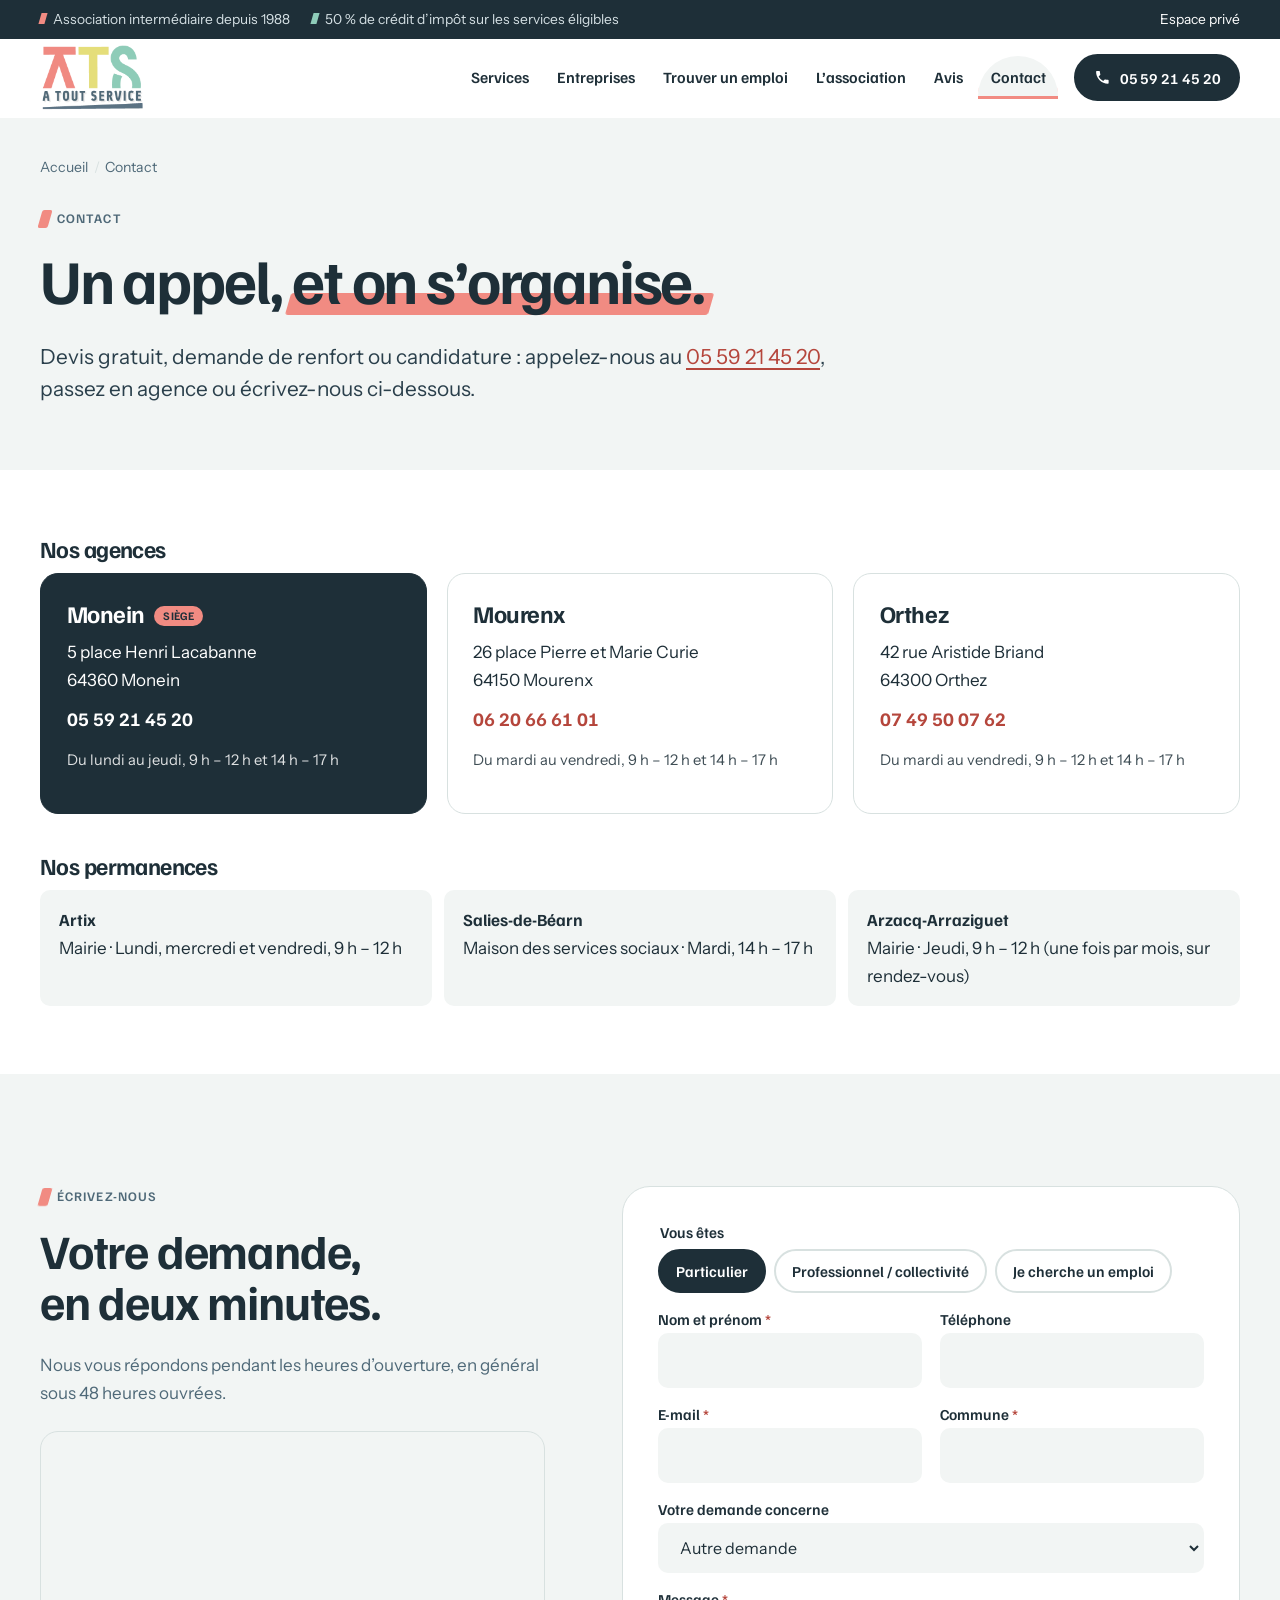
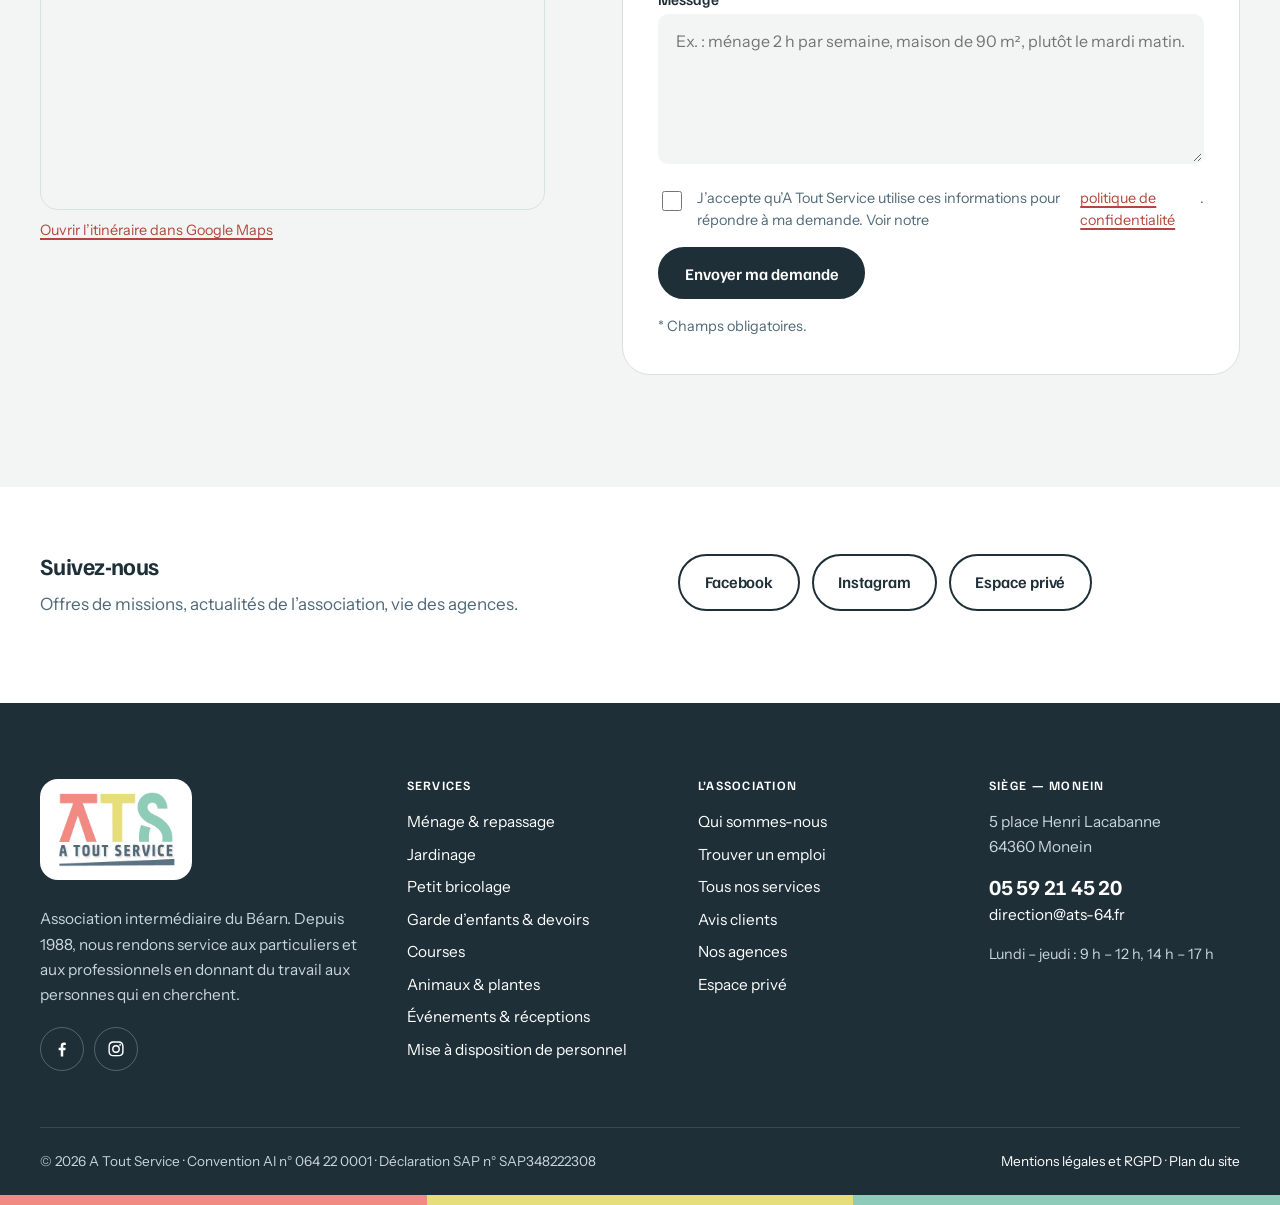
<file: contact.html>
<!DOCTYPE html>
<html lang="fr">
<head>
  <meta charset="utf-8">
  <meta name="viewport" content="width=device-width, initial-scale=1">
  <title>Contact et agences : Monein, Mourenx, Orthez | ATS</title>
  <meta name="description" content="Contactez A Tout Service : 05 59 21 45 20. Agences à Monein, Mourenx et Orthez, permanences à Artix, Salies-de-Béarn et Arzacq. Devis gratuit.">
  <link rel="canonical" href="https://www.atoutservice64.fr/contact.html">
  <meta name="theme-color" content="#1E2F38">
  <meta name="robots" content="index, follow">

  <!-- Open Graph / Twitter -->
  <meta property="og:type" content="website">
  <meta property="og:locale" content="fr_FR">
  <meta property="og:site_name" content="A Tout Service">
  <meta property="og:title" content="Contact et agences : Monein, Mourenx, Orthez | ATS">
  <meta property="og:description" content="Contactez A Tout Service : 05 59 21 45 20. Agences à Monein, Mourenx et Orthez, permanences à Artix, Salies-de-Béarn et Arzacq. Devis gratuit.">
  <meta property="og:url" content="https://www.atoutservice64.fr/contact.html">
  <meta property="og:image" content="https://www.atoutservice64.fr/assets/img/og-ats.jpg">
  <meta property="og:image:width" content="1200">
  <meta property="og:image:height" content="630">
  <meta property="og:image:alt" content="Logo A Tout Service : un coup de main chez vous, un emploi pour quelqu’un d’ici">
  <meta name="twitter:card" content="summary_large_image">
  <meta name="twitter:title" content="Contact et agences : Monein, Mourenx, Orthez | ATS">
  <meta name="twitter:description" content="Contactez A Tout Service : 05 59 21 45 20. Agences à Monein, Mourenx et Orthez, permanences à Artix, Salies-de-Béarn et Arzacq. Devis gratuit.">
  <meta name="twitter:image" content="https://www.atoutservice64.fr/assets/img/og-ats.jpg">

  <!-- Icônes -->
  <link rel="icon" href="assets/img/favicon.svg" type="image/svg+xml">
  <link rel="icon" href="assets/img/favicon-32.png" sizes="32x32" type="image/png">
  <link rel="apple-touch-icon" href="assets/img/apple-touch-icon.png">

  <!-- Polices : Familjen Grotesk (titres) + Instrument Sans (texte) -->
  <link rel="preconnect" href="https://fonts.googleapis.com">
  <link rel="preconnect" href="https://fonts.gstatic.com" crossorigin>
  <link rel="stylesheet" href="https://fonts.googleapis.com/css2?family=Familjen+Grotesk:wght@600;700&family=Instrument+Sans:wght@400;600;700&display=swap">
  <link rel="stylesheet" href="assets/css/style.css">
  <script>document.documentElement.classList.add('js')</script>
  <script src="assets/js/main.js" defer></script>
  <script type="application/ld+json">
  {
    "@context": "https://schema.org",
    "@type": [
      "EmploymentAgency",
      "LocalBusiness"
    ],
    "@id": "https://www.atoutservice64.fr/#organisation",
    "name": "A Tout Service",
    "alternateName": "ATS 64",
    "description": "Association intermédiaire d’insertion par l’activité économique : services aux particuliers (ménage, jardinage, bricolage, garde d’enfants) et mise à disposition de personnel pour les professionnels, à Monein et dans un rayon de 40 km.",
    "url": "https://www.atoutservice64.fr/",
    "logo": "https://www.atoutservice64.fr/assets/img/logo-ats.png",
    "image": "https://www.atoutservice64.fr/assets/img/og-ats.jpg",
    "telephone": "+33 5 59 21 45 20",
    "email": "direction@ats-64.fr",
    "foundingDate": "1988",
    "address": {
      "@type": "PostalAddress",
      "streetAddress": "5 place Henri Lacabanne",
      "postalCode": "64360",
      "addressLocality": "Monein",
      "addressRegion": "Nouvelle-Aquitaine",
      "addressCountry": "FR"
    },
    "geo": {
      "@type": "GeoCoordinates",
      "latitude": 43.3238,
      "longitude": -0.5764
    },
    "openingHoursSpecification": [
      {
        "@type": "OpeningHoursSpecification",
        "dayOfWeek": [
          "Monday",
          "Tuesday",
          "Wednesday",
          "Thursday"
        ],
        "opens": "09:00",
        "closes": "12:00"
      },
      {
        "@type": "OpeningHoursSpecification",
        "dayOfWeek": [
          "Monday",
          "Tuesday",
          "Wednesday",
          "Thursday"
        ],
        "opens": "14:00",
        "closes": "17:00"
      }
    ],
    "areaServed": [
      {
        "@type": "GeoCircle",
        "geoMidpoint": {
          "@type": "GeoCoordinates",
          "latitude": 43.3238,
          "longitude": -0.5764
        },
        "geoRadius": "40000"
      },
      {
        "@type": "City",
        "name": "Monein"
      },
      {
        "@type": "City",
        "name": "Mourenx"
      },
      {
        "@type": "City",
        "name": "Orthez"
      },
      {
        "@type": "City",
        "name": "Artix"
      },
      {
        "@type": "City",
        "name": "Lacq"
      },
      {
        "@type": "City",
        "name": "Lagor"
      },
      {
        "@type": "City",
        "name": "Pardies"
      },
      {
        "@type": "City",
        "name": "Abos"
      },
      {
        "@type": "City",
        "name": "Tarsacq"
      },
      {
        "@type": "City",
        "name": "Cardesse"
      },
      {
        "@type": "City",
        "name": "Cuqueron"
      },
      {
        "@type": "City",
        "name": "Parbayse"
      },
      {
        "@type": "City",
        "name": "Lahourcade"
      },
      {
        "@type": "City",
        "name": "Lucq-de-Béarn"
      },
      {
        "@type": "City",
        "name": "Navarrenx"
      },
      {
        "@type": "City",
        "name": "Lasseube"
      },
      {
        "@type": "City",
        "name": "Gan"
      },
      {
        "@type": "City",
        "name": "Jurançon"
      },
      {
        "@type": "City",
        "name": "Lescar"
      },
      {
        "@type": "City",
        "name": "Pau"
      },
      {
        "@type": "City",
        "name": "Oloron-Sainte-Marie"
      },
      {
        "@type": "City",
        "name": "Salies-de-Béarn"
      },
      {
        "@type": "City",
        "name": "Arzacq-Arraziguet"
      }
    ],
    "sameAs": [
      "https://www.facebook.com/atoutservice64/",
      "https://www.instagram.com/atoutservice64/"
    ],
    "department": [
      {
        "@type": "LocalBusiness",
        "name": "A Tout Service — agence de Mourenx",
        "telephone": "+33 6 20 66 61 01",
        "address": {
          "@type": "PostalAddress",
          "streetAddress": "26 place Pierre et Marie Curie",
          "postalCode": "64150",
          "addressLocality": "Mourenx",
          "addressRegion": "Nouvelle-Aquitaine",
          "addressCountry": "FR"
        }
      },
      {
        "@type": "LocalBusiness",
        "name": "A Tout Service — agence de Orthez",
        "telephone": "+33 7 49 50 07 62",
        "address": {
          "@type": "PostalAddress",
          "streetAddress": "42 rue Aristide Briand",
          "postalCode": "64300",
          "addressLocality": "Orthez",
          "addressRegion": "Nouvelle-Aquitaine",
          "addressCountry": "FR"
        }
      }
    ]
  }
  </script>
  <script type="application/ld+json">
  {
    "@context": "https://schema.org",
    "@type": "BreadcrumbList",
    "itemListElement": [
      {
        "@type": "ListItem",
        "position": 1,
        "name": "Accueil",
        "item": "https://www.atoutservice64.fr/"
      },
      {
        "@type": "ListItem",
        "position": 2,
        "name": "Contact",
        "item": "https://www.atoutservice64.fr/contact.html"
      }
    ]
  }
  </script>
</head>
<body>
  <a class="skip-link" href="#contenu">Aller au contenu</a>

  <!-- ====== Barre haute ====== -->
  <div class="topbar">
    <div class="wrap">
      <p class="topbar__info" style="margin:0"><span>Association intermédiaire depuis 1988</span><span>50 % de crédit d’impôt sur les services éligibles</span></p>
      <p class="topbar__links" style="margin:0"><a href="https://77.197.211.142/?LOG=GTA265" rel="nofollow noopener">Espace privé</a></p>
    </div>
  </div>

  <!-- ====== En-tête ====== -->
  <header class="site-header">
    <div class="wrap">
      <a class="logo" href="index.html" aria-label="A Tout Service, retour à l’accueil">
        <img src="assets/img/logo-ats.webp" width="336" height="209" alt="A Tout Service">
      </a>
      <button class="burger" type="button" aria-expanded="false" aria-controls="menu"><span class="burger__bars" aria-hidden="true"></span>Menu</button>
      <nav class="nav" id="menu" aria-label="Navigation principale">
        <ul class="nav__list">
          <li><a href="index.html">Accueil</a></li>
          <li class="has-sub"><a href="services.html">Services</a>
            <ul class="nav__sub">
            <li><a href="service-menage-repassage.html">Ménage & repassage<small>Ménage courant, grand nettoyage, vitres, repassage.</small></a></li>
            <li><a href="service-jardinage-espaces-verts.html">Jardinage<small>Tonte, haies, désherbage, feuilles mortes.</small></a></li>
            <li><a href="service-bricolage-petits-travaux.html">Petit bricolage<small>Montage de meubles, fixations, petites réparations.</small></a></li>
            <li><a href="service-garde-enfants-aide-devoirs.html">Garde d’enfants & devoirs<small>Sortie d’école, garde des 3 ans et plus, devoirs.</small></a></li>
            <li><a href="service-courses-livraison.html">Courses<small>Courses, livraison, rangement et petites commissions.</small></a></li>
            <li><a href="service-animaux-plantes-absences.html">Animaux & plantes<small>Nourrir, promener, arroser, relever le courrier.</small></a></li>
            <li><a href="service-aide-evenements-reception.html">Événements & réceptions<small>Mise en place, service, plonge et rangement.</small></a></li>
            <li class="pro"><a href="service-mise-a-disposition-personnel.html">Mise à disposition de personnel<small>Remplacements, surcroîts d’activité, missions ponctuelles.</small></a></li>
            </ul>
          </li>
          <li><a href="service-mise-a-disposition-personnel.html">Entreprises</a></li>
          <li><a href="trouver-un-emploi.html">Trouver un emploi</a></li>
          <li><a href="a-propos.html">L’association</a></li>
          <li><a href="avis.html">Avis</a></li>
          <li><a href="contact.html" aria-current="page">Contact</a></li>
        </ul>
        <a class="btn nav__cta" href="tel:+33559214520"><svg viewBox="0 0 24 24" aria-hidden="true" fill="currentColor"><path d="M6.6 10.8a15.1 15.1 0 0 0 6.6 6.6l2.2-2.2a1 1 0 0 1 1-.25 11.4 11.4 0 0 0 3.6.57 1 1 0 0 1 1 1V20a1 1 0 0 1-1 1A17 17 0 0 1 3 4a1 1 0 0 1 1-1h3.5a1 1 0 0 1 1 1c0 1.25.2 2.45.57 3.57a1 1 0 0 1-.25 1z"/></svg><span>05 59 21 45 20</span></a>
      </nav>
    </div>
  </header>

  <main id="contenu">
    <section class="page-hero page-hero--simple">
      <div class="wrap">
        <nav class="fil" aria-label="Fil d’Ariane"><ol><li><a href="index.html">Accueil</a></li><li aria-current="page">Contact</li></ol></nav>
        <p class="eyebrow">Contact</p>
        <h1>Un appel, <span class="trait">et on s’organise.</span></h1>
        <p class="lead">Devis gratuit, demande de renfort ou candidature : appelez-nous au <a href="tel:+33559214520">05 59 21 45 20</a>, passez en agence ou écrivez-nous ci-dessous.</p>
      </div>
    </section>

    <!-- ====== Agences ====== -->
    <section class="section section--serree" aria-labelledby="agences-titre">
      <div class="wrap">
        <h2 id="agences-titre" style="font-size:var(--fs-h3)">Nos agences</h2>
        <div class="agences">
          <article class="agence agence--siege">
            <h3 class="agence__ville">Monein</h3>
            <address>5 place Henri Lacabanne<br>64360 Monein</address>
            <a class="agence__tel" href="tel:+33559214520">05 59 21 45 20</a>
            <p class="agence__horaires">Du lundi au jeudi, 9 h – 12 h et 14 h – 17 h</p>
          </article>
          <article class="agence">
            <h3 class="agence__ville">Mourenx</h3>
            <address>26 place Pierre et Marie Curie<br>64150 Mourenx</address>
            <a class="agence__tel" href="tel:+33620666101">06 20 66 61 01</a>
            <p class="agence__horaires">Du mardi au vendredi, 9 h – 12 h et 14 h – 17 h</p>
          </article>
          <article class="agence">
            <h3 class="agence__ville">Orthez</h3>
            <address>42 rue Aristide Briand<br>64300 Orthez</address>
            <a class="agence__tel" href="tel:+33749500762">07 49 50 07 62</a>
            <p class="agence__horaires">Du mardi au vendredi, 9 h – 12 h et 14 h – 17 h</p>
          </article>
        </div>
        <h2 style="font-size:var(--fs-h3);margin-top:2.5rem">Nos permanences</h2>
        <ul class="permanences">
          <li><strong>Artix</strong>Mairie · Lundi, mercredi et vendredi, 9 h – 12 h</li>
          <li><strong>Salies-de-Béarn</strong>Maison des services sociaux · Mardi, 14 h – 17 h</li>
          <li><strong>Arzacq-Arraziguet</strong>Mairie · Jeudi, 9 h – 12 h (une fois par mois, sur rendez-vous)</li>
        </ul>
      </div>
    </section>

    <!-- ====== Formulaire + carte ====== -->
    <section class="section section--brume" aria-labelledby="form-titre">
      <div class="wrap split">
        <div>
          <p class="eyebrow">Écrivez-nous</p>
          <h2 id="form-titre">Votre demande, en deux minutes.</h2>
          <p class="muted">Nous vous répondons pendant les heures d’ouverture, en général sous 48 heures ouvrées.</p>
          <div class="carte-map" style="margin-top:1.5rem">
            <iframe title="Carte : agence A Tout Service, 5 place Henri Lacabanne à Monein" src="https://www.openstreetmap.org/export/embed.html?bbox=-0.5884%2C43.3178%2C-0.5644%2C43.3298&amp;layer=mapnik&amp;marker=43.3238%2C-0.5764" loading="lazy"></iframe>
          </div>
          <p class="small" style="margin-top:.6rem"><a href="https://www.google.com/maps/search/?api=1&query=A+Tout+Service+5+place+Henri+Lacabanne+64360+Monein" rel="noopener">Ouvrir l’itinéraire dans Google Maps</a></p>
        </div>

        <!-- FORMULAIRE : remplacer l'attribut action par l'adresse du service d'envoi (Formspree, Netlify Forms, script PHP de l'hébergeur…). Tant que l'action contient "A-CONFIGURER", le message s'ouvre dans la messagerie du visiteur. -->
        <form class="form" id="form-contact" action="https://formspree.io/f/A-CONFIGURER" method="post" data-mail="direction@ats-64.fr">
          <fieldset class="full">
            <legend>Vous êtes</legend>
            <div class="choix">
              <label><input type="radio" name="profil" value="particulier" checked><span>Particulier</span></label>
              <label><input type="radio" name="profil" value="professionnel"><span>Professionnel / collectivité</span></label>
              <label><input type="radio" name="profil" value="candidat"><span>Je cherche un emploi</span></label>
            </div>
          </fieldset>
          <div><label for="nom">Nom et prénom <span class="req" aria-hidden="true">*</span></label><input id="nom" name="nom" autocomplete="name" required></div>
          <div><label for="telephone">Téléphone</label><input id="telephone" name="telephone" type="tel" autocomplete="tel"></div>
          <div><label for="email">E-mail <span class="req" aria-hidden="true">*</span></label><input id="email" name="email" type="email" autocomplete="email" required></div>
          <div><label for="commune">Commune <span class="req" aria-hidden="true">*</span></label><input id="commune" name="commune" autocomplete="address-level2" required></div>
          <div class="full"><label for="service">Votre demande concerne</label>
            <select id="service" name="service">
              <option value="menage-repassage">Ménage et repassage à domicile</option>
              <option value="jardinage-espaces-verts">Jardinage et entretien des espaces verts</option>
              <option value="bricolage-petits-travaux">Petit bricolage et petits travaux</option>
              <option value="garde-enfants-aide-devoirs">Garde d’enfants et aide aux devoirs</option>
              <option value="courses-livraison">Courses et livraison à domicile</option>
              <option value="animaux-plantes-absences">Animaux et plantes pendant vos absences</option>
              <option value="aide-evenements-reception">Aide pour vos événements et réceptions</option>
              <option value="mise-a-disposition-personnel">Mise à disposition de personnel</option>
              <option value="emploi">Une candidature / un emploi</option>
              <option value="autre" selected>Autre demande</option>
            </select>
          </div>
          <div class="full"><label for="message">Message <span class="req" aria-hidden="true">*</span></label><textarea id="message" name="message" required placeholder="Ex. : ménage 2 h par semaine, maison de 90 m², plutôt le mardi matin."></textarea></div>
          <label class="consent full"><input type="checkbox" name="rgpd" required> J’accepte qu’A Tout Service utilise ces informations pour répondre à ma demande. Voir notre <a href="mentions-legales.html#rgpd">politique de confidentialité</a>.</label>
          <div class="full btn-row"><button class="btn" type="submit">Envoyer ma demande</button><p class="form__msg" role="status" aria-live="polite"></p></div>
          <p class="small muted full" style="margin:0"><span aria-hidden="true">*</span> Champs obligatoires.</p>
        </form>
      </div>
    </section>

    <section class="section section--serree" aria-labelledby="reseaux-titre">
      <div class="wrap split split--egal">
        <div>
          <h2 id="reseaux-titre" style="font-size:var(--fs-h3)">Suivez-nous</h2>
          <p class="muted">Offres de missions, actualités de l’association, vie des agences.</p>
        </div>
        <div class="btn-row">
          <a class="btn btn--ghost" href="https://www.facebook.com/atoutservice64/" rel="noopener">Facebook</a>
          <a class="btn btn--ghost" href="https://www.instagram.com/atoutservice64/" rel="noopener">Instagram</a>
          <a class="btn btn--ghost" href="https://77.197.211.142/?LOG=GTA265" rel="nofollow noopener">Espace privé</a>
        </div>
      </div>
    </section>
  </main>

  <!-- ====== Pied de page ====== -->
  <footer class="site-footer">
    <div class="wrap footer__grid">
      <div>
        <a class="footer__logo" href="index.html"><img src="assets/img/logo-ats.webp" width="336" height="209" alt="A Tout Service" loading="lazy"></a>
        <p>Association intermédiaire du Béarn. Depuis 1988, nous rendons service aux particuliers et aux professionnels en donnant du travail aux personnes qui en cherchent.</p>
        <div class="footer__social">
          <a href="https://www.facebook.com/atoutservice64/" rel="noopener" aria-label="A Tout Service sur Facebook"><svg viewBox="0 0 24 24" aria-hidden="true"><path d="M13.5 21v-7.5h2.5l.4-3h-2.9V8.6c0-.87.25-1.46 1.5-1.46h1.55V4.47A21 21 0 0 0 14.3 4.3c-2.2 0-3.8 1.35-3.8 3.84v2.36H8v3h2.5V21z"/></svg></a>
          <a href="https://www.instagram.com/atoutservice64/" rel="noopener" aria-label="A Tout Service sur Instagram"><svg viewBox="0 0 24 24" aria-hidden="true"><path d="M12 7.3A4.7 4.7 0 1 0 16.7 12 4.7 4.7 0 0 0 12 7.3zm0 7.7a3 3 0 1 1 3-3 3 3 0 0 1-3 3zm6-7.9a1.1 1.1 0 1 1-1.1-1.1A1.1 1.1 0 0 1 18 7.1zM21 8a5.4 5.4 0 0 0-1.5-3.8A5.4 5.4 0 0 0 15.7 2.7C14.2 2.6 9.8 2.6 8.3 2.7A5.4 5.4 0 0 0 4.5 4.2 5.4 5.4 0 0 0 3 8c-.1 1.5-.1 6 0 7.5a5.4 5.4 0 0 0 1.5 3.8 5.4 5.4 0 0 0 3.8 1.5c1.5.1 6 .1 7.5 0a5.4 5.4 0 0 0 3.8-1.5 5.4 5.4 0 0 0 1.5-3.8c.1-1.5.1-6 0-7.5zm-2 9.2a3 3 0 0 1-1.7 1.7c-1.2.5-4 .4-5.3.4s-4.1.1-5.3-.4A3 3 0 0 1 5 17.2c-.5-1.2-.4-4-.4-5.2s-.1-4.1.4-5.3A3 3 0 0 1 6.7 5c1.2-.5 4-.4 5.3-.4s4.1-.1 5.3.4A3 3 0 0 1 19 6.7c.5 1.2.4 4 .4 5.3s.1 4-.4 5.2z"/></svg></a>
        </div>
      </div>
      <div>
        <h2>Services</h2>
        <ul>
            <li><a href="service-menage-repassage.html">Ménage & repassage</a></li>
            <li><a href="service-jardinage-espaces-verts.html">Jardinage</a></li>
            <li><a href="service-bricolage-petits-travaux.html">Petit bricolage</a></li>
            <li><a href="service-garde-enfants-aide-devoirs.html">Garde d’enfants & devoirs</a></li>
            <li><a href="service-courses-livraison.html">Courses</a></li>
            <li><a href="service-animaux-plantes-absences.html">Animaux & plantes</a></li>
            <li><a href="service-aide-evenements-reception.html">Événements & réceptions</a></li>
            <li><a href="service-mise-a-disposition-personnel.html">Mise à disposition de personnel</a></li>
        </ul>
      </div>
      <div>
        <h2>L’association</h2>
        <ul>
          <li><a href="a-propos.html">Qui sommes-nous</a></li>
          <li><a href="trouver-un-emploi.html">Trouver un emploi</a></li>
          <li><a href="services.html">Tous nos services</a></li>
          <li><a href="avis.html">Avis clients</a></li>
          <li><a href="contact.html">Nos agences</a></li>
          <li><a href="https://77.197.211.142/?LOG=GTA265" rel="nofollow noopener">Espace privé</a></li>
        </ul>
      </div>
      <div>
        <h2>Siège — Monein</h2>
        <address style="font-style:normal">5 place Henri Lacabanne<br>64360 Monein</address>
        <p style="margin-top:.8rem"><a class="footer__tel" href="tel:+33559214520">05 59 21 45 20</a><br><a href="mailto:direction@ats-64.fr">direction@ats-64.fr</a></p>
        <p class="small">Lundi – jeudi : 9 h – 12 h, 14 h – 17 h</p>
      </div>
    </div>
    <div class="wrap footer__bas">
      <p style="margin:0">© <span data-annee>2026</span> A Tout Service · Convention AI n° 064 22 0001 · Déclaration SAP n° SAP348222308</p>
      <p style="margin:0"><a href="mentions-legales.html">Mentions légales et RGPD</a> · <a href="sitemap.xml">Plan du site</a></p>
    </div>
    <div class="footer__traits" aria-hidden="true"><span></span><span></span><span></span></div>
  </footer>

  <a class="btn btn--corail appel-mobile" href="tel:+33559214520"><svg viewBox="0 0 24 24" aria-hidden="true" fill="currentColor"><path d="M6.6 10.8a15.1 15.1 0 0 0 6.6 6.6l2.2-2.2a1 1 0 0 1 1-.25 11.4 11.4 0 0 0 3.6.57 1 1 0 0 1 1 1V20a1 1 0 0 1-1 1A17 17 0 0 1 3 4a1 1 0 0 1 1-1h3.5a1 1 0 0 1 1 1c0 1.25.2 2.45.57 3.57a1 1 0 0 1-.25 1z"/></svg><span>Appeler le 05 59 21 45 20</span></a>
</body>
</html>
</file>
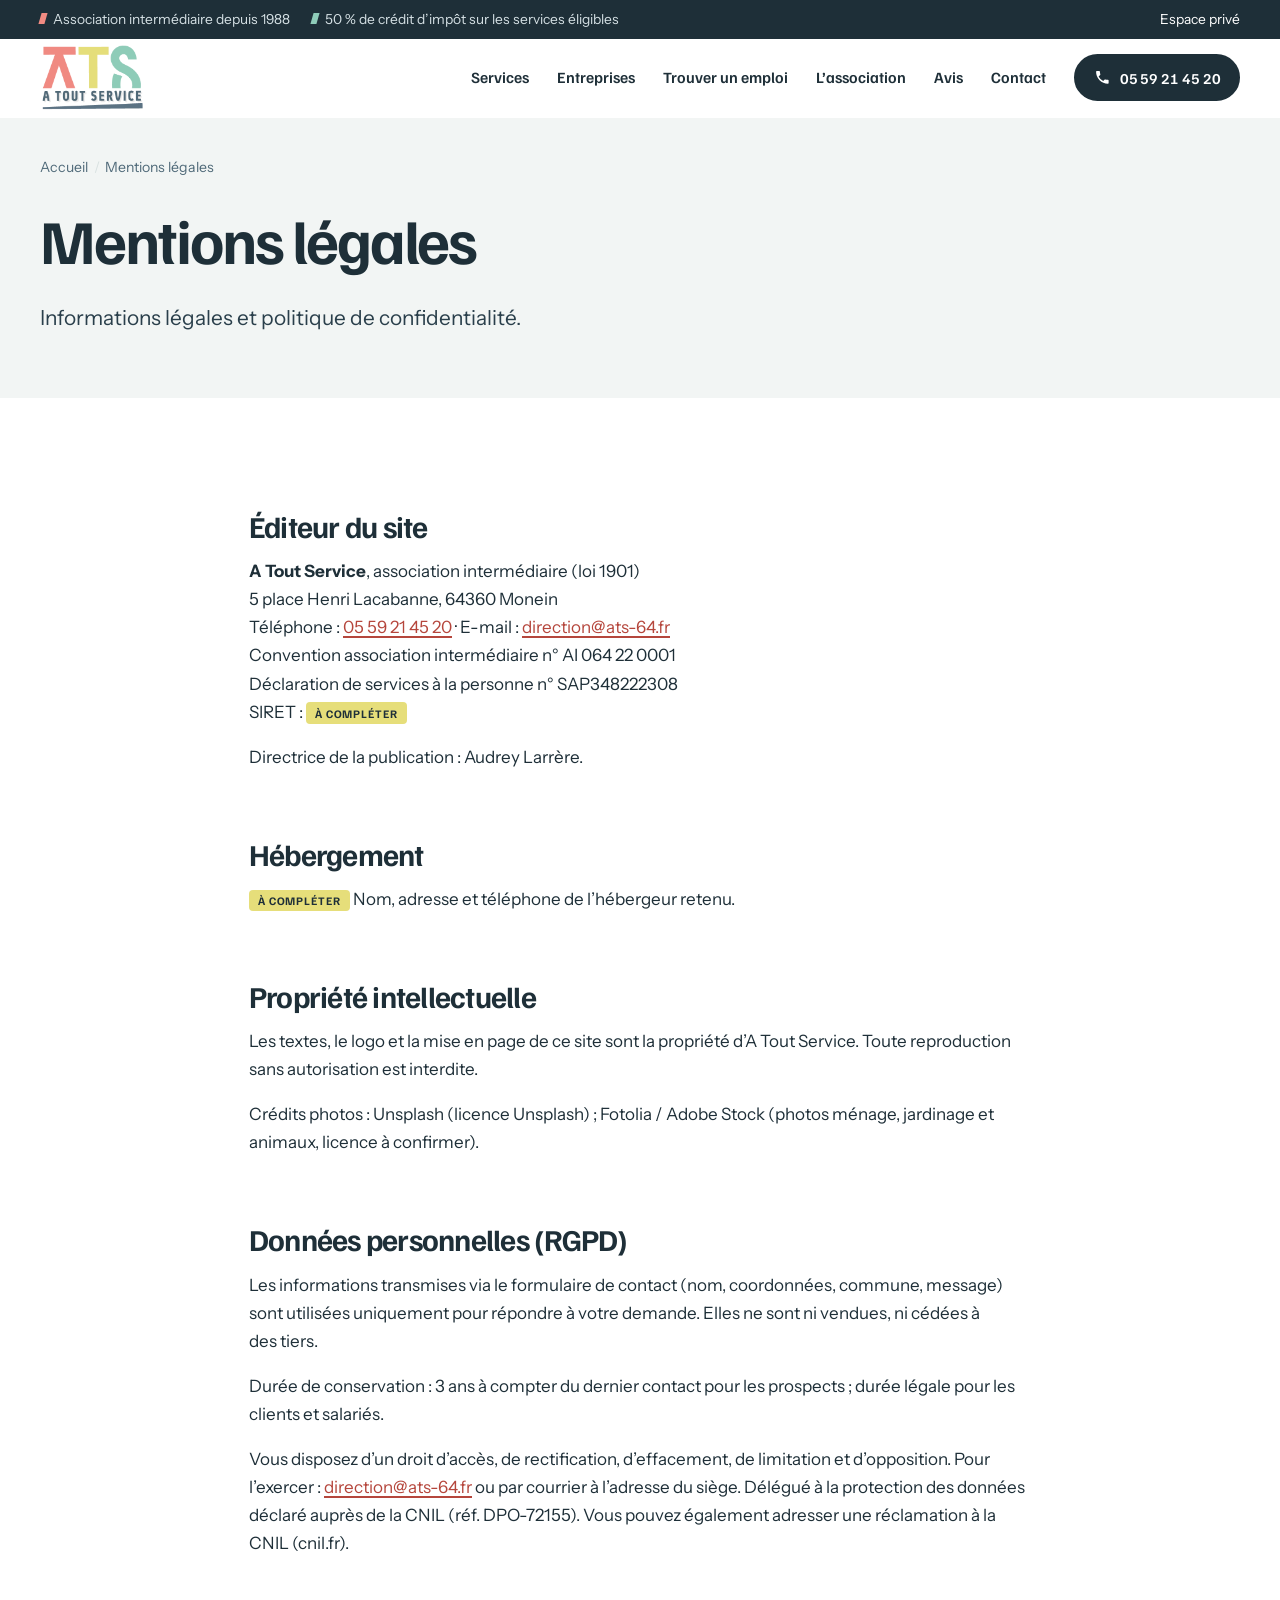
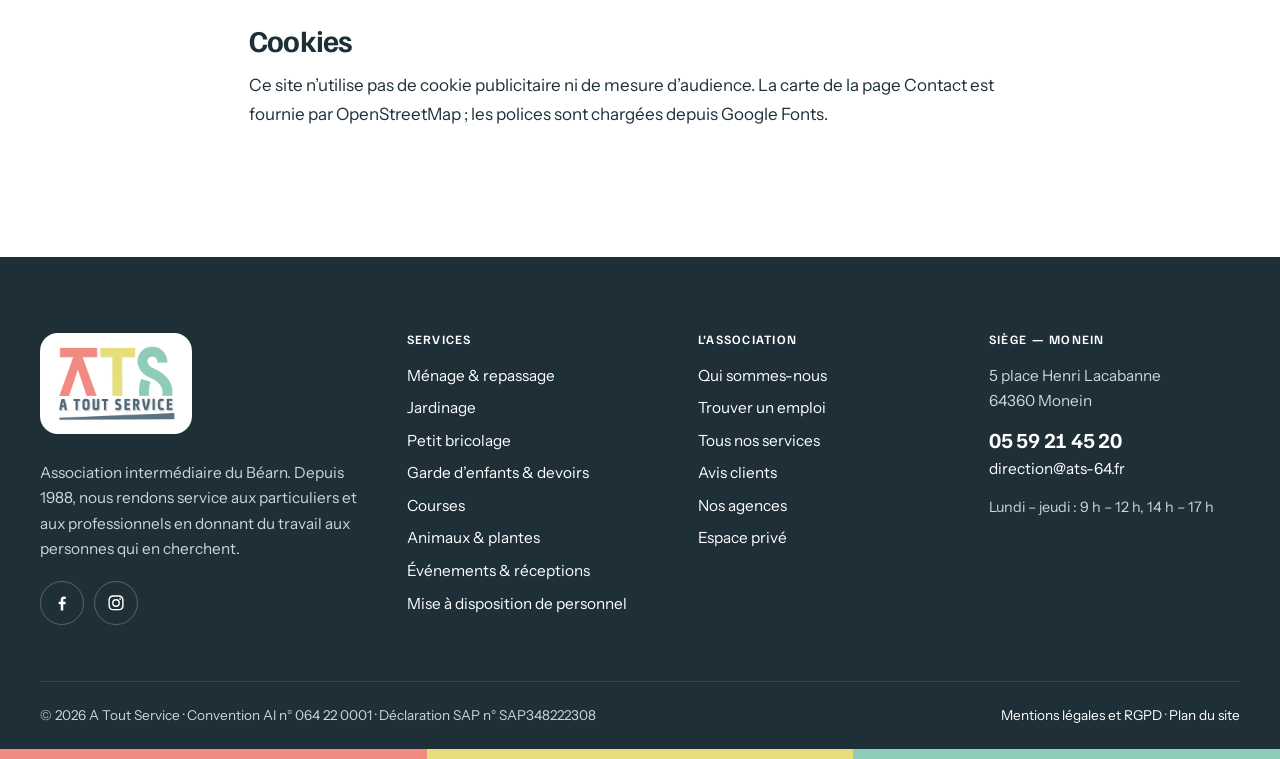
<file: mentions-legales.html>
<!DOCTYPE html>
<html lang="fr">
<head>
  <meta charset="utf-8">
  <meta name="viewport" content="width=device-width, initial-scale=1">
  <title>Mentions légales et confidentialité | A Tout Service</title>
  <meta name="description" content="Mentions légales, hébergement, protection des données personnelles (RGPD) et crédits photos du site de l’association A Tout Service, Monein.">
  <link rel="canonical" href="https://www.atoutservice64.fr/mentions-legales.html">
  <meta name="theme-color" content="#1E2F38">
  <meta name="robots" content="noindex, follow">

  <!-- Open Graph / Twitter -->
  <meta property="og:type" content="website">
  <meta property="og:locale" content="fr_FR">
  <meta property="og:site_name" content="A Tout Service">
  <meta property="og:title" content="Mentions légales et confidentialité | A Tout Service">
  <meta property="og:description" content="Mentions légales, hébergement, protection des données personnelles (RGPD) et crédits photos du site de l’association A Tout Service, Monein.">
  <meta property="og:url" content="https://www.atoutservice64.fr/mentions-legales.html">
  <meta property="og:image" content="https://www.atoutservice64.fr/assets/img/og-ats.jpg">
  <meta property="og:image:width" content="1200">
  <meta property="og:image:height" content="630">
  <meta property="og:image:alt" content="Logo A Tout Service : un coup de main chez vous, un emploi pour quelqu’un d’ici">
  <meta name="twitter:card" content="summary_large_image">
  <meta name="twitter:title" content="Mentions légales et confidentialité | A Tout Service">
  <meta name="twitter:description" content="Mentions légales, hébergement, protection des données personnelles (RGPD) et crédits photos du site de l’association A Tout Service, Monein.">
  <meta name="twitter:image" content="https://www.atoutservice64.fr/assets/img/og-ats.jpg">

  <!-- Icônes -->
  <link rel="icon" href="assets/img/favicon.svg" type="image/svg+xml">
  <link rel="icon" href="assets/img/favicon-32.png" sizes="32x32" type="image/png">
  <link rel="apple-touch-icon" href="assets/img/apple-touch-icon.png">

  <!-- Polices : Familjen Grotesk (titres) + Instrument Sans (texte) -->
  <link rel="preconnect" href="https://fonts.googleapis.com">
  <link rel="preconnect" href="https://fonts.gstatic.com" crossorigin>
  <link rel="stylesheet" href="https://fonts.googleapis.com/css2?family=Familjen+Grotesk:wght@600;700&family=Instrument+Sans:wght@400;600;700&display=swap">
  <link rel="stylesheet" href="assets/css/style.css">
  <script>document.documentElement.classList.add('js')</script>
  <script src="assets/js/main.js" defer></script>
  <script type="application/ld+json">
  {
    "@context": "https://schema.org",
    "@type": "BreadcrumbList",
    "itemListElement": [
      {
        "@type": "ListItem",
        "position": 1,
        "name": "Accueil",
        "item": "https://www.atoutservice64.fr/"
      },
      {
        "@type": "ListItem",
        "position": 2,
        "name": "Mentions légales",
        "item": "https://www.atoutservice64.fr/mentions-legales.html"
      }
    ]
  }
  </script>
</head>
<body>
  <a class="skip-link" href="#contenu">Aller au contenu</a>

  <!-- ====== Barre haute ====== -->
  <div class="topbar">
    <div class="wrap">
      <p class="topbar__info" style="margin:0"><span>Association intermédiaire depuis 1988</span><span>50 % de crédit d’impôt sur les services éligibles</span></p>
      <p class="topbar__links" style="margin:0"><a href="https://77.197.211.142/?LOG=GTA265" rel="nofollow noopener">Espace privé</a></p>
    </div>
  </div>

  <!-- ====== En-tête ====== -->
  <header class="site-header">
    <div class="wrap">
      <a class="logo" href="index.html" aria-label="A Tout Service, retour à l’accueil">
        <img src="assets/img/logo-ats.webp" width="336" height="209" alt="A Tout Service">
      </a>
      <button class="burger" type="button" aria-expanded="false" aria-controls="menu"><span class="burger__bars" aria-hidden="true"></span>Menu</button>
      <nav class="nav" id="menu" aria-label="Navigation principale">
        <ul class="nav__list">
          <li><a href="index.html">Accueil</a></li>
          <li class="has-sub"><a href="services.html">Services</a>
            <ul class="nav__sub">
            <li><a href="service-menage-repassage.html">Ménage & repassage<small>Ménage courant, grand nettoyage, vitres, repassage.</small></a></li>
            <li><a href="service-jardinage-espaces-verts.html">Jardinage<small>Tonte, haies, désherbage, feuilles mortes.</small></a></li>
            <li><a href="service-bricolage-petits-travaux.html">Petit bricolage<small>Montage de meubles, fixations, petites réparations.</small></a></li>
            <li><a href="service-garde-enfants-aide-devoirs.html">Garde d’enfants & devoirs<small>Sortie d’école, garde des 3 ans et plus, devoirs.</small></a></li>
            <li><a href="service-courses-livraison.html">Courses<small>Courses, livraison, rangement et petites commissions.</small></a></li>
            <li><a href="service-animaux-plantes-absences.html">Animaux & plantes<small>Nourrir, promener, arroser, relever le courrier.</small></a></li>
            <li><a href="service-aide-evenements-reception.html">Événements & réceptions<small>Mise en place, service, plonge et rangement.</small></a></li>
            <li class="pro"><a href="service-mise-a-disposition-personnel.html">Mise à disposition de personnel<small>Remplacements, surcroîts d’activité, missions ponctuelles.</small></a></li>
            </ul>
          </li>
          <li><a href="service-mise-a-disposition-personnel.html">Entreprises</a></li>
          <li><a href="trouver-un-emploi.html">Trouver un emploi</a></li>
          <li><a href="a-propos.html">L’association</a></li>
          <li><a href="avis.html">Avis</a></li>
          <li><a href="contact.html">Contact</a></li>
        </ul>
        <a class="btn nav__cta" href="tel:+33559214520"><svg viewBox="0 0 24 24" aria-hidden="true" fill="currentColor"><path d="M6.6 10.8a15.1 15.1 0 0 0 6.6 6.6l2.2-2.2a1 1 0 0 1 1-.25 11.4 11.4 0 0 0 3.6.57 1 1 0 0 1 1 1V20a1 1 0 0 1-1 1A17 17 0 0 1 3 4a1 1 0 0 1 1-1h3.5a1 1 0 0 1 1 1c0 1.25.2 2.45.57 3.57a1 1 0 0 1-.25 1z"/></svg><span>05 59 21 45 20</span></a>
      </nav>
    </div>
  </header>

  <main id="contenu">
    <section class="page-hero page-hero--simple">
      <div class="wrap">
        <nav class="fil" aria-label="Fil d’Ariane"><ol><li><a href="index.html">Accueil</a></li><li aria-current="page">Mentions légales</li></ol></nav>
        <h1>Mentions légales</h1>
        <p class="lead">Informations légales et politique de confidentialité.</p>
      </div>
    </section>
    <section class="section">
      <div class="wrap prose">
        <h2>Éditeur du site</h2>
        <p><strong>A Tout Service</strong>, association intermédiaire (loi 1901)<br>
        5 place Henri Lacabanne, 64360 Monein<br>
        Téléphone : <a href="tel:+33559214520">05 59 21 45 20</a> · E-mail : <a href="mailto:direction@ats-64.fr">direction@ats-64.fr</a><br>
        Convention association intermédiaire n° AI 064 22 0001<br>
        Déclaration de services à la personne n° SAP348222308<br>
        SIRET : <span class="a-remplir">à compléter</span></p>
        <p>Directrice de la publication : Audrey Larrère.</p>

        <h2>Hébergement</h2>
        <p><span class="a-remplir">À compléter</span> Nom, adresse et téléphone de l’hébergeur retenu.</p>

        <h2>Propriété intellectuelle</h2>
        <p>Les textes, le logo et la mise en page de ce site sont la propriété d’A Tout Service. Toute reproduction sans autorisation est interdite.</p>
        <p>Crédits photos : Unsplash (licence Unsplash) ; Fotolia / Adobe Stock (photos ménage, jardinage et animaux, licence à confirmer).</p>

        <h2 id="rgpd">Données personnelles (RGPD)</h2>
        <p>Les informations transmises via le formulaire de contact (nom, coordonnées, commune, message) sont utilisées uniquement pour répondre à votre demande. Elles ne sont ni vendues, ni cédées à des tiers.</p>
        <p>Durée de conservation : 3 ans à compter du dernier contact pour les prospects ; durée légale pour les clients et salariés.</p>
        <p>Vous disposez d’un droit d’accès, de rectification, d’effacement, de limitation et d’opposition. Pour l’exercer : <a href="mailto:direction@ats-64.fr">direction@ats-64.fr</a> ou par courrier à l’adresse du siège. Délégué à la protection des données déclaré auprès de la CNIL (réf. DPO-72155). Vous pouvez également adresser une réclamation à la CNIL (cnil.fr).</p>

        <h2>Cookies</h2>
        <p>Ce site n’utilise pas de cookie publicitaire ni de mesure d’audience. La carte de la page Contact est fournie par OpenStreetMap ; les polices sont chargées depuis Google Fonts.</p>
      </div>
    </section>
  </main>

  <!-- ====== Pied de page ====== -->
  <footer class="site-footer">
    <div class="wrap footer__grid">
      <div>
        <a class="footer__logo" href="index.html"><img src="assets/img/logo-ats.webp" width="336" height="209" alt="A Tout Service" loading="lazy"></a>
        <p>Association intermédiaire du Béarn. Depuis 1988, nous rendons service aux particuliers et aux professionnels en donnant du travail aux personnes qui en cherchent.</p>
        <div class="footer__social">
          <a href="https://www.facebook.com/atoutservice64/" rel="noopener" aria-label="A Tout Service sur Facebook"><svg viewBox="0 0 24 24" aria-hidden="true"><path d="M13.5 21v-7.5h2.5l.4-3h-2.9V8.6c0-.87.25-1.46 1.5-1.46h1.55V4.47A21 21 0 0 0 14.3 4.3c-2.2 0-3.8 1.35-3.8 3.84v2.36H8v3h2.5V21z"/></svg></a>
          <a href="https://www.instagram.com/atoutservice64/" rel="noopener" aria-label="A Tout Service sur Instagram"><svg viewBox="0 0 24 24" aria-hidden="true"><path d="M12 7.3A4.7 4.7 0 1 0 16.7 12 4.7 4.7 0 0 0 12 7.3zm0 7.7a3 3 0 1 1 3-3 3 3 0 0 1-3 3zm6-7.9a1.1 1.1 0 1 1-1.1-1.1A1.1 1.1 0 0 1 18 7.1zM21 8a5.4 5.4 0 0 0-1.5-3.8A5.4 5.4 0 0 0 15.7 2.7C14.2 2.6 9.8 2.6 8.3 2.7A5.4 5.4 0 0 0 4.5 4.2 5.4 5.4 0 0 0 3 8c-.1 1.5-.1 6 0 7.5a5.4 5.4 0 0 0 1.5 3.8 5.4 5.4 0 0 0 3.8 1.5c1.5.1 6 .1 7.5 0a5.4 5.4 0 0 0 3.8-1.5 5.4 5.4 0 0 0 1.5-3.8c.1-1.5.1-6 0-7.5zm-2 9.2a3 3 0 0 1-1.7 1.7c-1.2.5-4 .4-5.3.4s-4.1.1-5.3-.4A3 3 0 0 1 5 17.2c-.5-1.2-.4-4-.4-5.2s-.1-4.1.4-5.3A3 3 0 0 1 6.7 5c1.2-.5 4-.4 5.3-.4s4.1-.1 5.3.4A3 3 0 0 1 19 6.7c.5 1.2.4 4 .4 5.3s.1 4-.4 5.2z"/></svg></a>
        </div>
      </div>
      <div>
        <h2>Services</h2>
        <ul>
            <li><a href="service-menage-repassage.html">Ménage & repassage</a></li>
            <li><a href="service-jardinage-espaces-verts.html">Jardinage</a></li>
            <li><a href="service-bricolage-petits-travaux.html">Petit bricolage</a></li>
            <li><a href="service-garde-enfants-aide-devoirs.html">Garde d’enfants & devoirs</a></li>
            <li><a href="service-courses-livraison.html">Courses</a></li>
            <li><a href="service-animaux-plantes-absences.html">Animaux & plantes</a></li>
            <li><a href="service-aide-evenements-reception.html">Événements & réceptions</a></li>
            <li><a href="service-mise-a-disposition-personnel.html">Mise à disposition de personnel</a></li>
        </ul>
      </div>
      <div>
        <h2>L’association</h2>
        <ul>
          <li><a href="a-propos.html">Qui sommes-nous</a></li>
          <li><a href="trouver-un-emploi.html">Trouver un emploi</a></li>
          <li><a href="services.html">Tous nos services</a></li>
          <li><a href="avis.html">Avis clients</a></li>
          <li><a href="contact.html">Nos agences</a></li>
          <li><a href="https://77.197.211.142/?LOG=GTA265" rel="nofollow noopener">Espace privé</a></li>
        </ul>
      </div>
      <div>
        <h2>Siège — Monein</h2>
        <address style="font-style:normal">5 place Henri Lacabanne<br>64360 Monein</address>
        <p style="margin-top:.8rem"><a class="footer__tel" href="tel:+33559214520">05 59 21 45 20</a><br><a href="mailto:direction@ats-64.fr">direction@ats-64.fr</a></p>
        <p class="small">Lundi – jeudi : 9 h – 12 h, 14 h – 17 h</p>
      </div>
    </div>
    <div class="wrap footer__bas">
      <p style="margin:0">© <span data-annee>2026</span> A Tout Service · Convention AI n° 064 22 0001 · Déclaration SAP n° SAP348222308</p>
      <p style="margin:0"><a href="mentions-legales.html">Mentions légales et RGPD</a> · <a href="sitemap.xml">Plan du site</a></p>
    </div>
    <div class="footer__traits" aria-hidden="true"><span></span><span></span><span></span></div>
  </footer>

  <a class="btn btn--corail appel-mobile" href="tel:+33559214520"><svg viewBox="0 0 24 24" aria-hidden="true" fill="currentColor"><path d="M6.6 10.8a15.1 15.1 0 0 0 6.6 6.6l2.2-2.2a1 1 0 0 1 1-.25 11.4 11.4 0 0 0 3.6.57 1 1 0 0 1 1 1V20a1 1 0 0 1-1 1A17 17 0 0 1 3 4a1 1 0 0 1 1-1h3.5a1 1 0 0 1 1 1c0 1.25.2 2.45.57 3.57a1 1 0 0 1-.25 1z"/></svg><span>Appeler le 05 59 21 45 20</span></a>
</body>
</html>
</file>
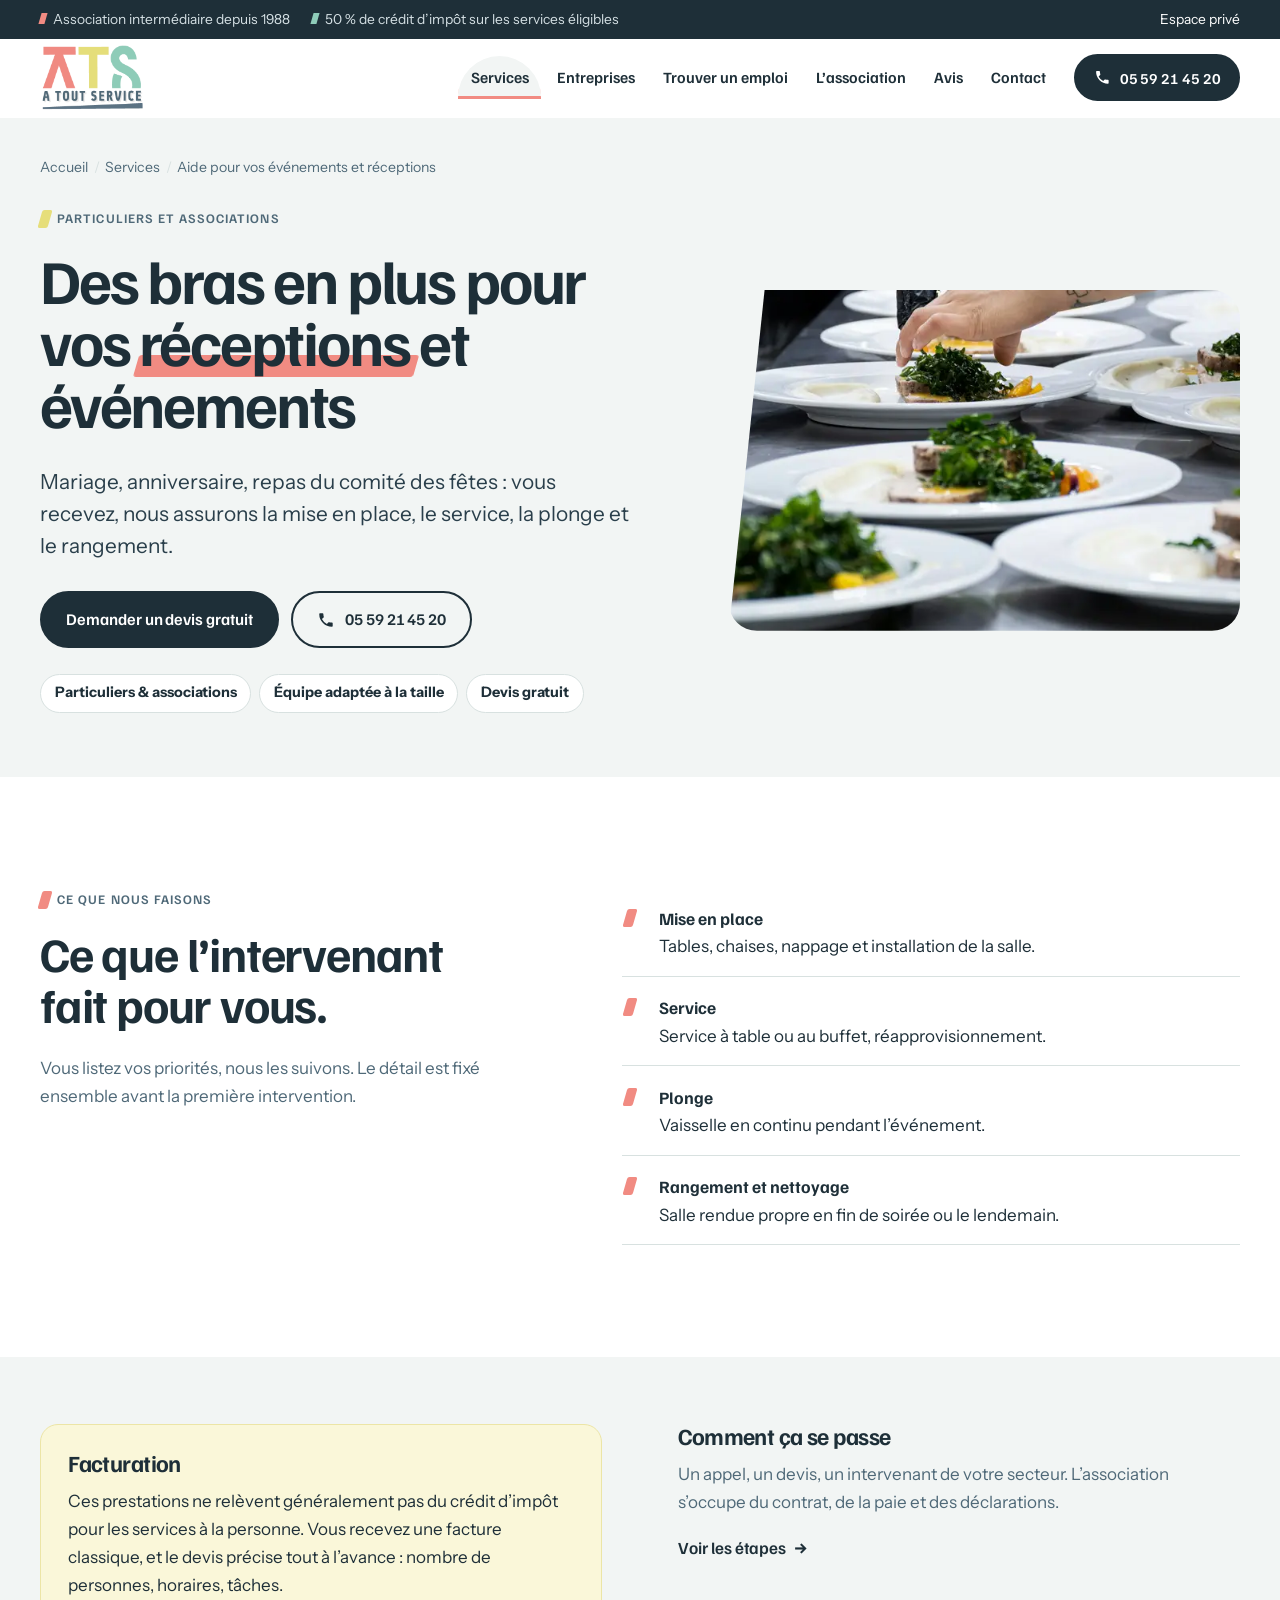
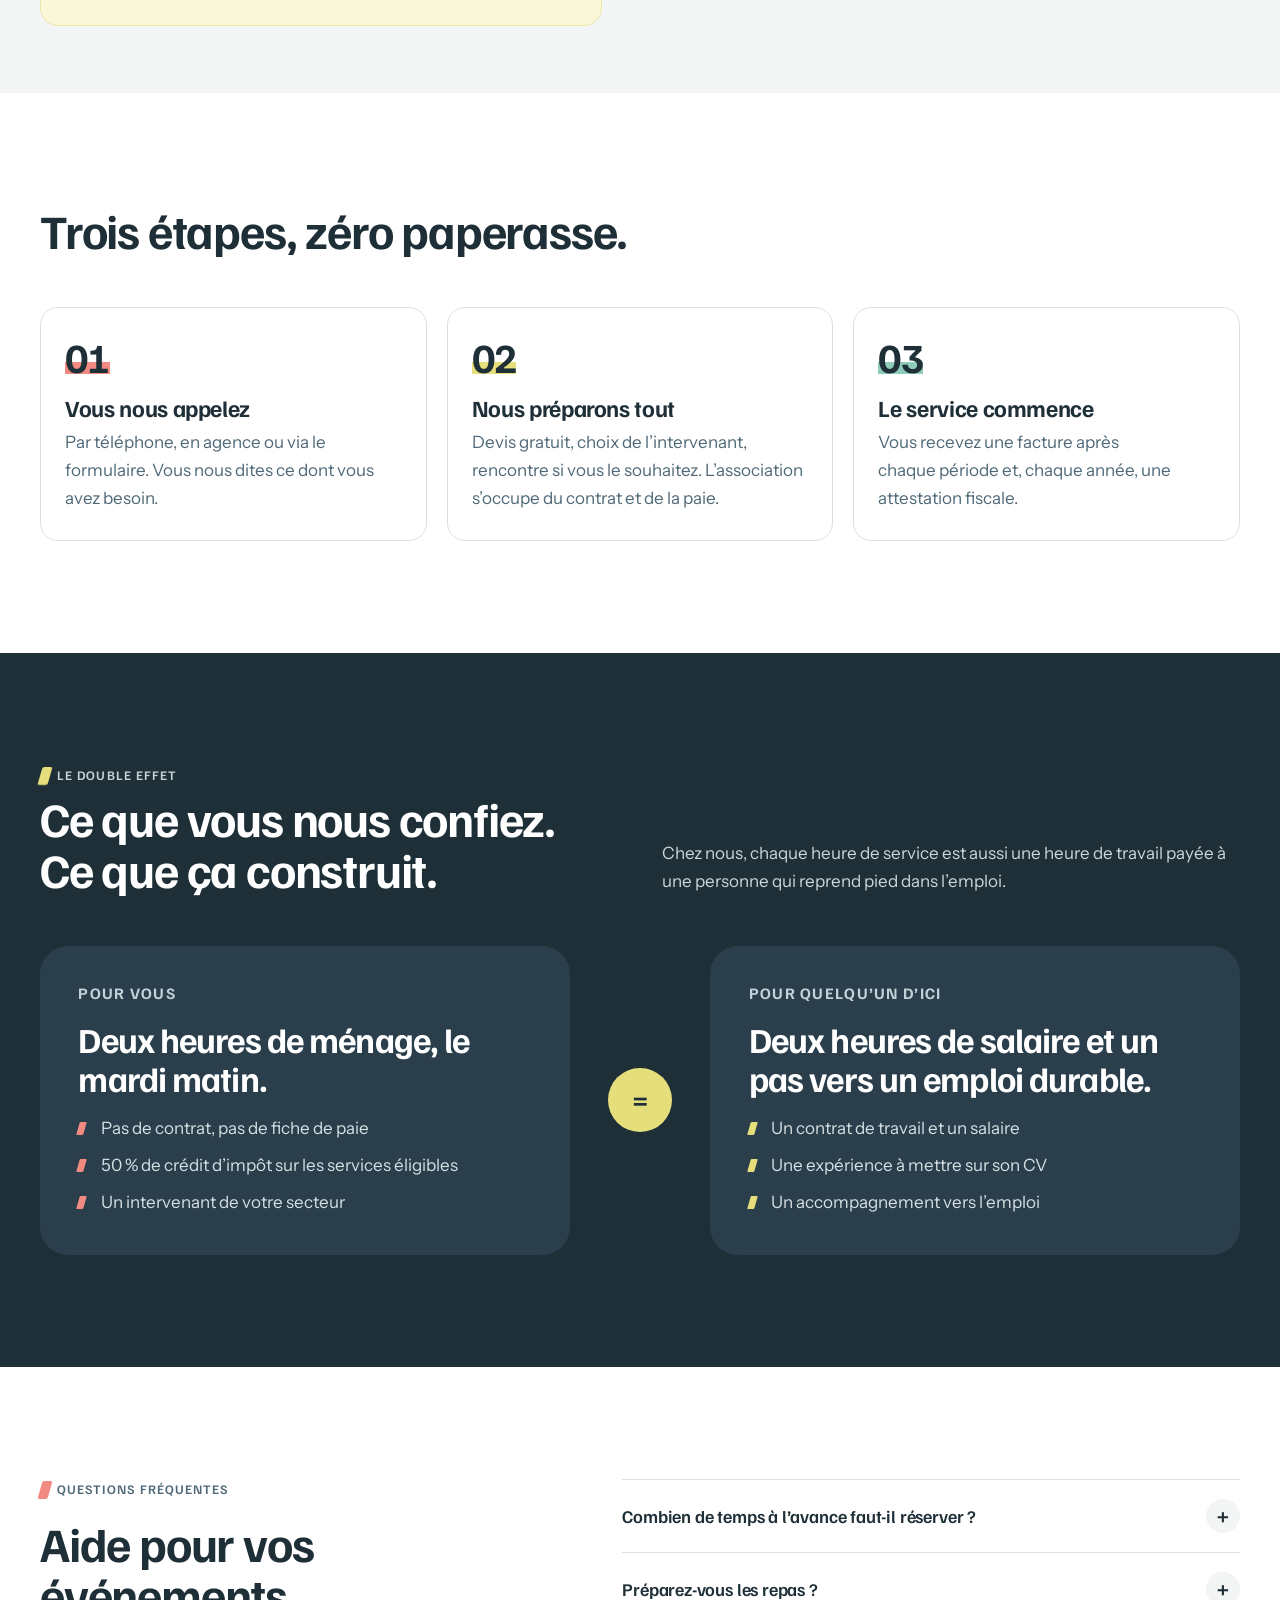
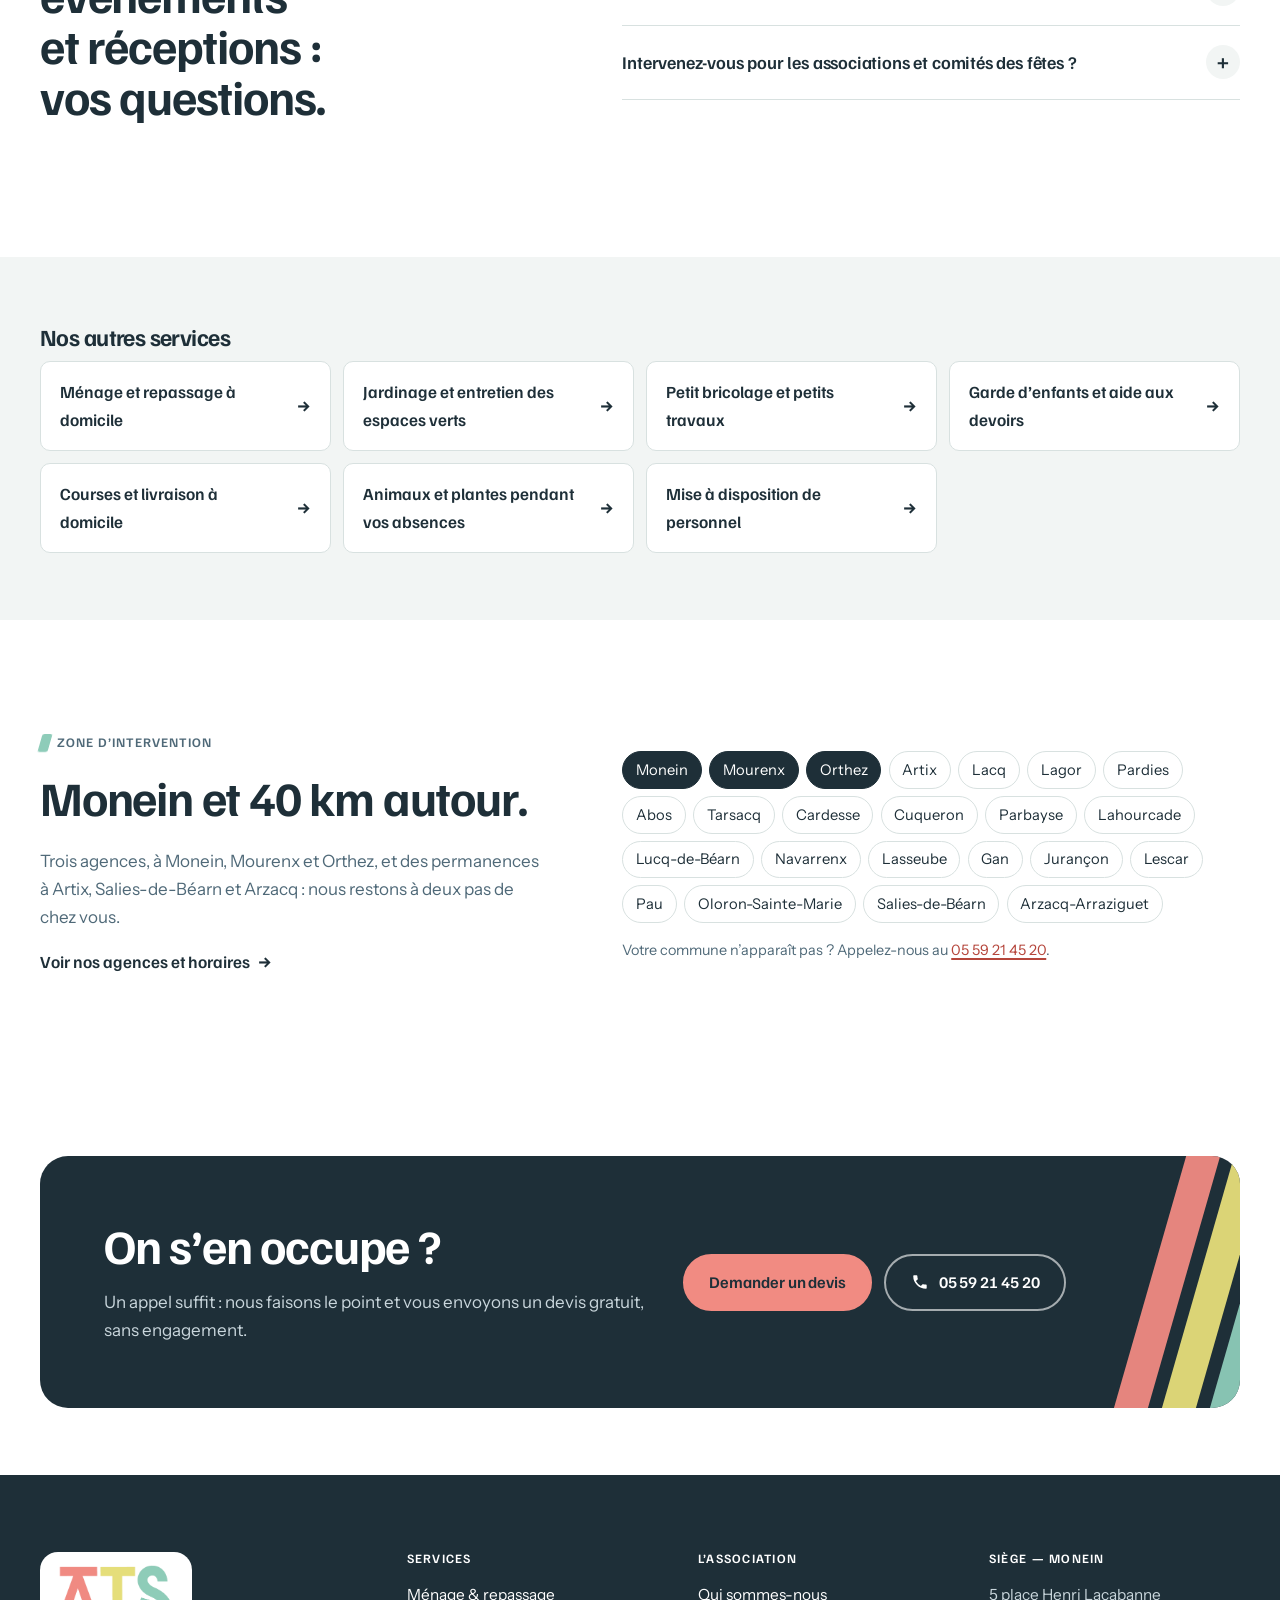
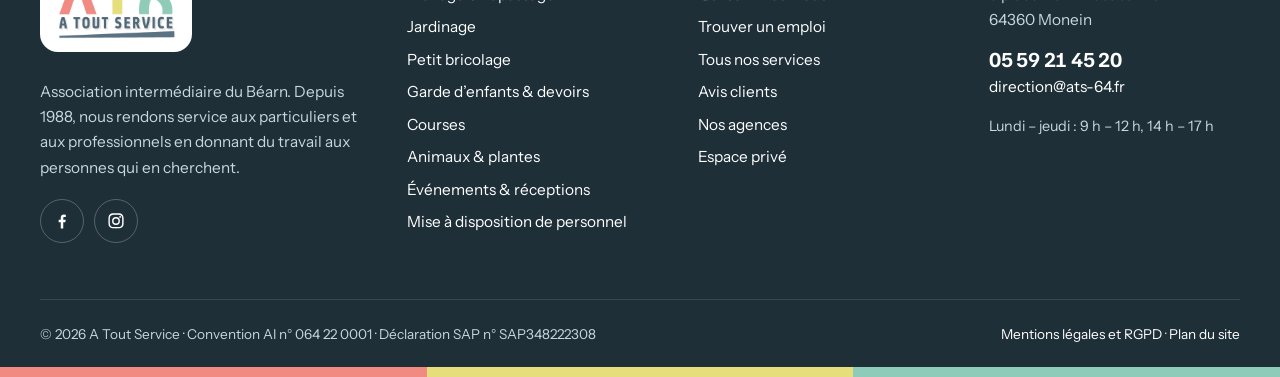
<file: service-aide-evenements-reception.html>
<!DOCTYPE html>
<html lang="fr">
<head>
  <meta charset="utf-8">
  <meta name="viewport" content="width=device-width, initial-scale=1">
  <title>Aide pour réceptions et événements, Monein | A Tout Service</title>
  <meta name="description" content="Mariage, anniversaire, repas associatif : mise en place, service à table, plonge et rangement. Des bras en plus pour votre événement autour de Monein.">
  <link rel="canonical" href="https://www.atoutservice64.fr/service-aide-evenements-reception.html">
  <meta name="theme-color" content="#1E2F38">
  <meta name="robots" content="index, follow">

  <!-- Open Graph / Twitter -->
  <meta property="og:type" content="website">
  <meta property="og:locale" content="fr_FR">
  <meta property="og:site_name" content="A Tout Service">
  <meta property="og:title" content="Aide pour réceptions et événements, Monein | A Tout Service">
  <meta property="og:description" content="Mariage, anniversaire, repas associatif : mise en place, service à table, plonge et rangement. Des bras en plus pour votre événement autour de Monein.">
  <meta property="og:url" content="https://www.atoutservice64.fr/service-aide-evenements-reception.html">
  <meta property="og:image" content="https://www.atoutservice64.fr/assets/img/og-ats.jpg">
  <meta property="og:image:width" content="1200">
  <meta property="og:image:height" content="630">
  <meta property="og:image:alt" content="Logo A Tout Service : un coup de main chez vous, un emploi pour quelqu’un d’ici">
  <meta name="twitter:card" content="summary_large_image">
  <meta name="twitter:title" content="Aide pour réceptions et événements, Monein | A Tout Service">
  <meta name="twitter:description" content="Mariage, anniversaire, repas associatif : mise en place, service à table, plonge et rangement. Des bras en plus pour votre événement autour de Monein.">
  <meta name="twitter:image" content="https://www.atoutservice64.fr/assets/img/og-ats.jpg">

  <!-- Icônes -->
  <link rel="icon" href="assets/img/favicon.svg" type="image/svg+xml">
  <link rel="icon" href="assets/img/favicon-32.png" sizes="32x32" type="image/png">
  <link rel="apple-touch-icon" href="assets/img/apple-touch-icon.png">

  <!-- Polices : Familjen Grotesk (titres) + Instrument Sans (texte) -->
  <link rel="preconnect" href="https://fonts.googleapis.com">
  <link rel="preconnect" href="https://fonts.gstatic.com" crossorigin>
  <link rel="stylesheet" href="https://fonts.googleapis.com/css2?family=Familjen+Grotesk:wght@600;700&family=Instrument+Sans:wght@400;600;700&display=swap">
  <link rel="stylesheet" href="assets/css/style.css">
  <script>document.documentElement.classList.add('js')</script>
  <script src="assets/js/main.js" defer></script>
  <script type="application/ld+json">
  {
    "@context": "https://schema.org",
    "@type": "Service",
    "name": "Aide pour vos événements et réceptions",
    "serviceType": "Aide au service et à la plonge pour événements",
    "description": "Mariage, anniversaire, repas associatif : mise en place, service à table, plonge et rangement. Des bras en plus pour votre événement autour de Monein.",
    "url": "https://www.atoutservice64.fr/service-aide-evenements-reception.html",
    "image": "https://www.atoutservice64.fr/assets/img/evenement-1200.webp",
    "provider": {
      "@id": "https://www.atoutservice64.fr/#organisation",
      "@type": "EmploymentAgency",
      "name": "A Tout Service",
      "telephone": "+33 5 59 21 45 20",
      "address": {
        "@type": "PostalAddress",
        "streetAddress": "5 place Henri Lacabanne",
        "postalCode": "64360",
        "addressLocality": "Monein",
        "addressCountry": "FR"
      }
    },
    "areaServed": [
      {
        "@type": "City",
        "name": "Monein"
      },
      {
        "@type": "City",
        "name": "Mourenx"
      },
      {
        "@type": "City",
        "name": "Orthez"
      },
      {
        "@type": "City",
        "name": "Artix"
      },
      {
        "@type": "City",
        "name": "Lacq"
      },
      {
        "@type": "City",
        "name": "Lagor"
      },
      {
        "@type": "City",
        "name": "Pardies"
      },
      {
        "@type": "City",
        "name": "Abos"
      },
      {
        "@type": "City",
        "name": "Tarsacq"
      },
      {
        "@type": "City",
        "name": "Cardesse"
      },
      {
        "@type": "City",
        "name": "Cuqueron"
      },
      {
        "@type": "City",
        "name": "Parbayse"
      },
      {
        "@type": "City",
        "name": "Lahourcade"
      },
      {
        "@type": "City",
        "name": "Lucq-de-Béarn"
      },
      {
        "@type": "City",
        "name": "Navarrenx"
      },
      {
        "@type": "City",
        "name": "Lasseube"
      },
      {
        "@type": "City",
        "name": "Gan"
      },
      {
        "@type": "City",
        "name": "Jurançon"
      },
      {
        "@type": "City",
        "name": "Lescar"
      },
      {
        "@type": "City",
        "name": "Pau"
      },
      {
        "@type": "City",
        "name": "Oloron-Sainte-Marie"
      },
      {
        "@type": "City",
        "name": "Salies-de-Béarn"
      },
      {
        "@type": "City",
        "name": "Arzacq-Arraziguet"
      }
    ],
    "audience": {
      "@type": "Audience",
      "audienceType": "Particuliers"
    }
  }
  </script>
  <script type="application/ld+json">
  {
    "@context": "https://schema.org",
    "@type": "BreadcrumbList",
    "itemListElement": [
      {
        "@type": "ListItem",
        "position": 1,
        "name": "Accueil",
        "item": "https://www.atoutservice64.fr/"
      },
      {
        "@type": "ListItem",
        "position": 2,
        "name": "Services",
        "item": "https://www.atoutservice64.fr/services.html"
      },
      {
        "@type": "ListItem",
        "position": 3,
        "name": "Aide pour vos événements et réceptions",
        "item": "https://www.atoutservice64.fr/service-aide-evenements-reception.html"
      }
    ]
  }
  </script>
  <script type="application/ld+json">
  {
    "@context": "https://schema.org",
    "@type": "FAQPage",
    "mainEntity": [
      {
        "@type": "Question",
        "name": "Combien de temps à l’avance faut-il réserver ?",
        "acceptedAnswer": {
          "@type": "Answer",
          "text": "Le plus tôt possible, surtout pour les week-ends de mai à septembre. Deux à trois semaines à l’avance permettent de constituer l’équipe sereinement."
        }
      },
      {
        "@type": "Question",
        "name": "Préparez-vous les repas ?",
        "acceptedAnswer": {
          "@type": "Answer",
          "text": "Non, nous ne sommes pas traiteur. Nous travaillons aux côtés de votre traiteur ou de vos cuisiniers bénévoles."
        }
      },
      {
        "@type": "Question",
        "name": "Intervenez-vous pour les associations et comités des fêtes ?",
        "acceptedAnswer": {
          "@type": "Answer",
          "text": "Oui, régulièrement : fêtes de village, repas associatifs, lotos, vide-greniers."
        }
      }
    ]
  }
  </script>
</head>
<body>
  <a class="skip-link" href="#contenu">Aller au contenu</a>

  <!-- ====== Barre haute ====== -->
  <div class="topbar">
    <div class="wrap">
      <p class="topbar__info" style="margin:0"><span>Association intermédiaire depuis 1988</span><span>50 % de crédit d’impôt sur les services éligibles</span></p>
      <p class="topbar__links" style="margin:0"><a href="https://77.197.211.142/?LOG=GTA265" rel="nofollow noopener">Espace privé</a></p>
    </div>
  </div>

  <!-- ====== En-tête ====== -->
  <header class="site-header">
    <div class="wrap">
      <a class="logo" href="index.html" aria-label="A Tout Service, retour à l’accueil">
        <img src="assets/img/logo-ats.webp" width="336" height="209" alt="A Tout Service">
      </a>
      <button class="burger" type="button" aria-expanded="false" aria-controls="menu"><span class="burger__bars" aria-hidden="true"></span>Menu</button>
      <nav class="nav" id="menu" aria-label="Navigation principale">
        <ul class="nav__list">
          <li><a href="index.html">Accueil</a></li>
          <li class="has-sub"><a href="services.html" aria-current="page">Services</a>
            <ul class="nav__sub">
            <li><a href="service-menage-repassage.html">Ménage & repassage<small>Ménage courant, grand nettoyage, vitres, repassage.</small></a></li>
            <li><a href="service-jardinage-espaces-verts.html">Jardinage<small>Tonte, haies, désherbage, feuilles mortes.</small></a></li>
            <li><a href="service-bricolage-petits-travaux.html">Petit bricolage<small>Montage de meubles, fixations, petites réparations.</small></a></li>
            <li><a href="service-garde-enfants-aide-devoirs.html">Garde d’enfants & devoirs<small>Sortie d’école, garde des 3 ans et plus, devoirs.</small></a></li>
            <li><a href="service-courses-livraison.html">Courses<small>Courses, livraison, rangement et petites commissions.</small></a></li>
            <li><a href="service-animaux-plantes-absences.html">Animaux & plantes<small>Nourrir, promener, arroser, relever le courrier.</small></a></li>
            <li><a href="service-aide-evenements-reception.html">Événements & réceptions<small>Mise en place, service, plonge et rangement.</small></a></li>
            <li class="pro"><a href="service-mise-a-disposition-personnel.html">Mise à disposition de personnel<small>Remplacements, surcroîts d’activité, missions ponctuelles.</small></a></li>
            </ul>
          </li>
          <li><a href="service-mise-a-disposition-personnel.html">Entreprises</a></li>
          <li><a href="trouver-un-emploi.html">Trouver un emploi</a></li>
          <li><a href="a-propos.html">L’association</a></li>
          <li><a href="avis.html">Avis</a></li>
          <li><a href="contact.html">Contact</a></li>
        </ul>
        <a class="btn nav__cta" href="tel:+33559214520"><svg viewBox="0 0 24 24" aria-hidden="true" fill="currentColor"><path d="M6.6 10.8a15.1 15.1 0 0 0 6.6 6.6l2.2-2.2a1 1 0 0 1 1-.25 11.4 11.4 0 0 0 3.6.57 1 1 0 0 1 1 1V20a1 1 0 0 1-1 1A17 17 0 0 1 3 4a1 1 0 0 1 1-1h3.5a1 1 0 0 1 1 1c0 1.25.2 2.45.57 3.57a1 1 0 0 1-.25 1z"/></svg><span>05 59 21 45 20</span></a>
      </nav>
    </div>
  </header>

  <main id="contenu">

    <!-- ====== En-tête de page ====== -->
    <section class="page-hero">
      <div class="wrap">
        <nav class="fil" aria-label="Fil d’Ariane"><ol><li><a href="index.html">Accueil</a></li><li><a href="services.html">Services</a></li><li aria-current="page">Aide pour vos événements et réceptions</li></ol></nav>
        <div class="page-hero__grid">
          <div>
            <p class="eyebrow eyebrow--soleil">Particuliers et associations</p>
            <h1>Des bras en plus pour vos <span class="trait">réceptions</span> et événements</h1>
            <p class="lead">Mariage, anniversaire, repas du comité des fêtes : vous recevez, nous assurons la mise en place, le service, la plonge et le rangement.</p>
            <div class="btn-row" style="margin-top:1.8rem">
              <a class="btn" href="contact.html?service=aide-evenements-reception">Demander un devis gratuit</a>
              <a class="btn btn--ghost" href="tel:+33559214520"><svg viewBox="0 0 24 24" aria-hidden="true" fill="currentColor"><path d="M6.6 10.8a15.1 15.1 0 0 0 6.6 6.6l2.2-2.2a1 1 0 0 1 1-.25 11.4 11.4 0 0 0 3.6.57 1 1 0 0 1 1 1V20a1 1 0 0 1-1 1A17 17 0 0 1 3 4a1 1 0 0 1 1-1h3.5a1 1 0 0 1 1 1c0 1.25.2 2.45.57 3.57a1 1 0 0 1-.25 1z"/></svg>05 59 21 45 20</a>
            </div>
            <ul class="atouts"><li>Particuliers & associations</li><li>Équipe adaptée à la taille</li><li>Devis gratuit</li></ul>
          </div>
          <figure><img src="assets/img/evenement-1200.webp" srcset="assets/img/evenement-640.webp 640w, assets/img/evenement-1200.webp 1200w" sizes="(max-width: 900px) 100vw, 520px" width="1200" height="800" alt="Mains gantées dressant des assiettes pour un repas de réception" fetchpriority="high" decoding="async"></figure>
        </div>
      </div>
    </section>

    <!-- ====== Le détail ====== -->
    <section class="section" aria-labelledby="detail-titre">
      <div class="wrap split">
        <div class="sticky-col">
          <p class="eyebrow">Ce que nous faisons</p>
          <h2 id="detail-titre">Ce que l’intervenant fait pour vous.</h2>
          <p class="muted">Vous listez vos priorités, nous les suivons. Le détail est fixé ensemble avant la première intervention.</p>
        </div>
        <ul class="liste-coche">
          <li><strong>Mise en place</strong>Tables, chaises, nappage et installation de la salle.</li>
          <li><strong>Service</strong>Service à table ou au buffet, réapprovisionnement.</li>
          <li><strong>Plonge</strong>Vaisselle en continu pendant l’événement.</li>
          <li><strong>Rangement et nettoyage</strong>Salle rendue propre en fin de soirée ou le lendemain.</li>
        </ul>
      </div>
    </section>

    <!-- ====== Crédit d'impôt / facturation ====== -->
    <section class="section section--brume section--serree" aria-labelledby="credit-titre">
      <div class="wrap split split--egal">
        <div class="encart reveal">
          <h2 id="credit-titre" style="font-size:var(--fs-h3)">Facturation</h2>
          <p>Ces prestations ne relèvent généralement pas du crédit d’impôt pour les services à la personne. Vous recevez une facture classique, et le devis précise tout à l’avance : nombre de personnes, horaires, tâches.</p>

        </div>
        <div class="reveal">
          <h2 style="font-size:var(--fs-h3)">Comment ça se passe</h2>
          <p class="muted">Un appel, un devis, un intervenant de votre secteur. L’association s’occupe du contrat, de la paie et des déclarations.</p>
          <a class="lien-fleche" href="#etapes">Voir les étapes</a>
        </div>
      </div>
    </section>

    <section class="section" id="etapes" aria-labelledby="etapes-titre">
      <div class="wrap">
        <div class="sec-head sec-head--stack">
          <h2 id="etapes-titre">Trois étapes, zéro paperasse.</h2>
        </div>
        <ol class="etapes">
          <li class="etape reveal"><h3>Vous nous appelez</h3><p>Par téléphone, en agence ou via le formulaire. Vous nous dites ce dont vous avez besoin.</p></li>
          <li class="etape reveal"><h3>Nous préparons tout</h3><p>Devis gratuit, choix de l’intervenant, rencontre si vous le souhaitez. L’association s’occupe du contrat et de la paie.</p></li>
          <li class="etape reveal"><h3>Le service commence</h3><p>Vous recevez une facture après chaque période et, chaque année, une attestation fiscale.</p></li>
        </ol>
      </div>
    </section>

    <!-- ====== Signature : le double effet ====== -->
    <section class="section sombre" aria-labelledby="double-titre">
      <div class="wrap">
        <div class="sec-head">
          <div>
            <p class="eyebrow eyebrow--soleil">Le double effet</p>
            <h2 id="double-titre">Ce que vous nous confiez. Ce que ça construit.</h2>
          </div>
          <p>Chez nous, chaque heure de service est aussi une heure de travail payée à une personne qui reprend pied dans l’emploi.</p>
        </div>
        <div class="double">
          <div class="double__col reveal">
            <h3>Pour vous</h3>
            <p class="gros">Deux heures de ménage, le mardi matin.</p>
            <ul>
              <li>Pas de contrat, pas de fiche de paie</li>
              <li>50 % de crédit d’impôt sur les services éligibles</li>
              <li>Un intervenant de votre secteur</li>
            </ul>
          </div>
          <div class="double__egal" aria-hidden="true"><span>=</span></div>
          <div class="double__col double__col--eux reveal">
            <h3>Pour quelqu’un d’ici</h3>
            <p class="gros">Deux heures de salaire et un pas vers un emploi durable.</p>
            <ul>
              <li>Un contrat de travail et un salaire</li>
              <li>Une expérience à mettre sur son CV</li>
              <li>Un accompagnement vers l’emploi</li>
            </ul>
          </div>
        </div>
      </div>
    </section>

    <!-- ====== FAQ ====== -->
    <section class="section" aria-labelledby="faq-titre">
      <div class="wrap split">
        <div class="sticky-col">
          <p class="eyebrow">Questions fréquentes</p>
          <h2 id="faq-titre">Aide pour vos événements et réceptions : vos questions.</h2>
        </div>
        <div class="faq">
          <details><summary>Combien de temps à l’avance faut-il réserver ?</summary><div><p>Le plus tôt possible, surtout pour les week-ends de mai à septembre. Deux à trois semaines à l’avance permettent de constituer l’équipe sereinement.</p></div></details>
          <details><summary>Préparez-vous les repas ?</summary><div><p>Non, nous ne sommes pas traiteur. Nous travaillons aux côtés de votre traiteur ou de vos cuisiniers bénévoles.</p></div></details>
          <details><summary>Intervenez-vous pour les associations et comités des fêtes ?</summary><div><p>Oui, régulièrement : fêtes de village, repas associatifs, lotos, vide-greniers.</p></div></details>
        </div>
      </div>
    </section>

    <!-- ====== Autres services (maillage interne) ====== -->
    <section class="section section--brume section--serree" aria-labelledby="autres-titre">
      <div class="wrap">
        <h2 id="autres-titre" style="font-size:var(--fs-h3)">Nos autres services</h2>
        <ul class="autres">
          <li><a href="service-menage-repassage.html">Ménage et repassage à domicile</a></li>
          <li><a href="service-jardinage-espaces-verts.html">Jardinage et entretien des espaces verts</a></li>
          <li><a href="service-bricolage-petits-travaux.html">Petit bricolage et petits travaux</a></li>
          <li><a href="service-garde-enfants-aide-devoirs.html">Garde d’enfants et aide aux devoirs</a></li>
          <li><a href="service-courses-livraison.html">Courses et livraison à domicile</a></li>
          <li><a href="service-animaux-plantes-absences.html">Animaux et plantes pendant vos absences</a></li>
          <li><a href="service-mise-a-disposition-personnel.html">Mise à disposition de personnel</a></li>
        </ul>
      </div>
    </section>

    <!-- ====== Zone d'intervention ====== -->
    <section class="section" aria-labelledby="zone-titre">
      <div class="wrap split">
        <div>
          <p class="eyebrow eyebrow--menthe">Zone d’intervention</p>
          <h2 id="zone-titre">Monein et 40 km autour.</h2>
          <p class="muted">Trois agences, à Monein, Mourenx et Orthez, et des permanences à Artix, Salies-de-Béarn et Arzacq : nous restons à deux pas de chez vous.</p>
          <a class="lien-fleche" href="contact.html">Voir nos agences et horaires</a>
        </div>
        <div>
          <ul class="communes">
            <li class="fort">Monein</li><li class="fort">Mourenx</li><li class="fort">Orthez</li><li>Artix</li><li>Lacq</li><li>Lagor</li><li>Pardies</li><li>Abos</li><li>Tarsacq</li><li>Cardesse</li><li>Cuqueron</li><li>Parbayse</li><li>Lahourcade</li><li>Lucq-de-Béarn</li><li>Navarrenx</li><li>Lasseube</li><li>Gan</li><li>Jurançon</li><li>Lescar</li><li>Pau</li><li>Oloron-Sainte-Marie</li><li>Salies-de-Béarn</li><li>Arzacq-Arraziguet</li>
          </ul>
          <p class="small muted" style="margin-top:1rem">Votre commune n’apparaît pas ? Appelez-nous au <a href="tel:+33559214520">05 59 21 45 20</a>.</p>
        </div>
      </div>
    </section>

    <!-- ====== Appel à l'action ====== -->
    <section class="section section--serree" aria-labelledby="cta-titre">
      <div class="wrap">
        <div class="cta sombre reveal">
          <div>
            <h2 id="cta-titre">On s’en occupe ?</h2>
            <p>Un appel suffit : nous faisons le point et vous envoyons un devis gratuit, sans engagement.</p>
          </div>
          <div class="btn-row">
            <a class="btn btn--corail" href="contact.html">Demander un devis</a>
            <a class="btn btn--ghost" href="tel:+33559214520"><svg viewBox="0 0 24 24" aria-hidden="true" fill="currentColor"><path d="M6.6 10.8a15.1 15.1 0 0 0 6.6 6.6l2.2-2.2a1 1 0 0 1 1-.25 11.4 11.4 0 0 0 3.6.57 1 1 0 0 1 1 1V20a1 1 0 0 1-1 1A17 17 0 0 1 3 4a1 1 0 0 1 1-1h3.5a1 1 0 0 1 1 1c0 1.25.2 2.45.57 3.57a1 1 0 0 1-.25 1z"/></svg>05 59 21 45 20</a>
          </div>
          <div class="cta__bandes" aria-hidden="true"><span></span><span></span><span></span></div>
        </div>
      </div>
    </section>
  </main>

  <!-- ====== Pied de page ====== -->
  <footer class="site-footer">
    <div class="wrap footer__grid">
      <div>
        <a class="footer__logo" href="index.html"><img src="assets/img/logo-ats.webp" width="336" height="209" alt="A Tout Service" loading="lazy"></a>
        <p>Association intermédiaire du Béarn. Depuis 1988, nous rendons service aux particuliers et aux professionnels en donnant du travail aux personnes qui en cherchent.</p>
        <div class="footer__social">
          <a href="https://www.facebook.com/atoutservice64/" rel="noopener" aria-label="A Tout Service sur Facebook"><svg viewBox="0 0 24 24" aria-hidden="true"><path d="M13.5 21v-7.5h2.5l.4-3h-2.9V8.6c0-.87.25-1.46 1.5-1.46h1.55V4.47A21 21 0 0 0 14.3 4.3c-2.2 0-3.8 1.35-3.8 3.84v2.36H8v3h2.5V21z"/></svg></a>
          <a href="https://www.instagram.com/atoutservice64/" rel="noopener" aria-label="A Tout Service sur Instagram"><svg viewBox="0 0 24 24" aria-hidden="true"><path d="M12 7.3A4.7 4.7 0 1 0 16.7 12 4.7 4.7 0 0 0 12 7.3zm0 7.7a3 3 0 1 1 3-3 3 3 0 0 1-3 3zm6-7.9a1.1 1.1 0 1 1-1.1-1.1A1.1 1.1 0 0 1 18 7.1zM21 8a5.4 5.4 0 0 0-1.5-3.8A5.4 5.4 0 0 0 15.7 2.7C14.2 2.6 9.8 2.6 8.3 2.7A5.4 5.4 0 0 0 4.5 4.2 5.4 5.4 0 0 0 3 8c-.1 1.5-.1 6 0 7.5a5.4 5.4 0 0 0 1.5 3.8 5.4 5.4 0 0 0 3.8 1.5c1.5.1 6 .1 7.5 0a5.4 5.4 0 0 0 3.8-1.5 5.4 5.4 0 0 0 1.5-3.8c.1-1.5.1-6 0-7.5zm-2 9.2a3 3 0 0 1-1.7 1.7c-1.2.5-4 .4-5.3.4s-4.1.1-5.3-.4A3 3 0 0 1 5 17.2c-.5-1.2-.4-4-.4-5.2s-.1-4.1.4-5.3A3 3 0 0 1 6.7 5c1.2-.5 4-.4 5.3-.4s4.1-.1 5.3.4A3 3 0 0 1 19 6.7c.5 1.2.4 4 .4 5.3s.1 4-.4 5.2z"/></svg></a>
        </div>
      </div>
      <div>
        <h2>Services</h2>
        <ul>
            <li><a href="service-menage-repassage.html">Ménage & repassage</a></li>
            <li><a href="service-jardinage-espaces-verts.html">Jardinage</a></li>
            <li><a href="service-bricolage-petits-travaux.html">Petit bricolage</a></li>
            <li><a href="service-garde-enfants-aide-devoirs.html">Garde d’enfants & devoirs</a></li>
            <li><a href="service-courses-livraison.html">Courses</a></li>
            <li><a href="service-animaux-plantes-absences.html">Animaux & plantes</a></li>
            <li><a href="service-aide-evenements-reception.html">Événements & réceptions</a></li>
            <li><a href="service-mise-a-disposition-personnel.html">Mise à disposition de personnel</a></li>
        </ul>
      </div>
      <div>
        <h2>L’association</h2>
        <ul>
          <li><a href="a-propos.html">Qui sommes-nous</a></li>
          <li><a href="trouver-un-emploi.html">Trouver un emploi</a></li>
          <li><a href="services.html">Tous nos services</a></li>
          <li><a href="avis.html">Avis clients</a></li>
          <li><a href="contact.html">Nos agences</a></li>
          <li><a href="https://77.197.211.142/?LOG=GTA265" rel="nofollow noopener">Espace privé</a></li>
        </ul>
      </div>
      <div>
        <h2>Siège — Monein</h2>
        <address style="font-style:normal">5 place Henri Lacabanne<br>64360 Monein</address>
        <p style="margin-top:.8rem"><a class="footer__tel" href="tel:+33559214520">05 59 21 45 20</a><br><a href="mailto:direction@ats-64.fr">direction@ats-64.fr</a></p>
        <p class="small">Lundi – jeudi : 9 h – 12 h, 14 h – 17 h</p>
      </div>
    </div>
    <div class="wrap footer__bas">
      <p style="margin:0">© <span data-annee>2026</span> A Tout Service · Convention AI n° 064 22 0001 · Déclaration SAP n° SAP348222308</p>
      <p style="margin:0"><a href="mentions-legales.html">Mentions légales et RGPD</a> · <a href="sitemap.xml">Plan du site</a></p>
    </div>
    <div class="footer__traits" aria-hidden="true"><span></span><span></span><span></span></div>
  </footer>

  <a class="btn btn--corail appel-mobile" href="tel:+33559214520"><svg viewBox="0 0 24 24" aria-hidden="true" fill="currentColor"><path d="M6.6 10.8a15.1 15.1 0 0 0 6.6 6.6l2.2-2.2a1 1 0 0 1 1-.25 11.4 11.4 0 0 0 3.6.57 1 1 0 0 1 1 1V20a1 1 0 0 1-1 1A17 17 0 0 1 3 4a1 1 0 0 1 1-1h3.5a1 1 0 0 1 1 1c0 1.25.2 2.45.57 3.57a1 1 0 0 1-.25 1z"/></svg><span>Appeler le 05 59 21 45 20</span></a>
</body>
</html>
</file>
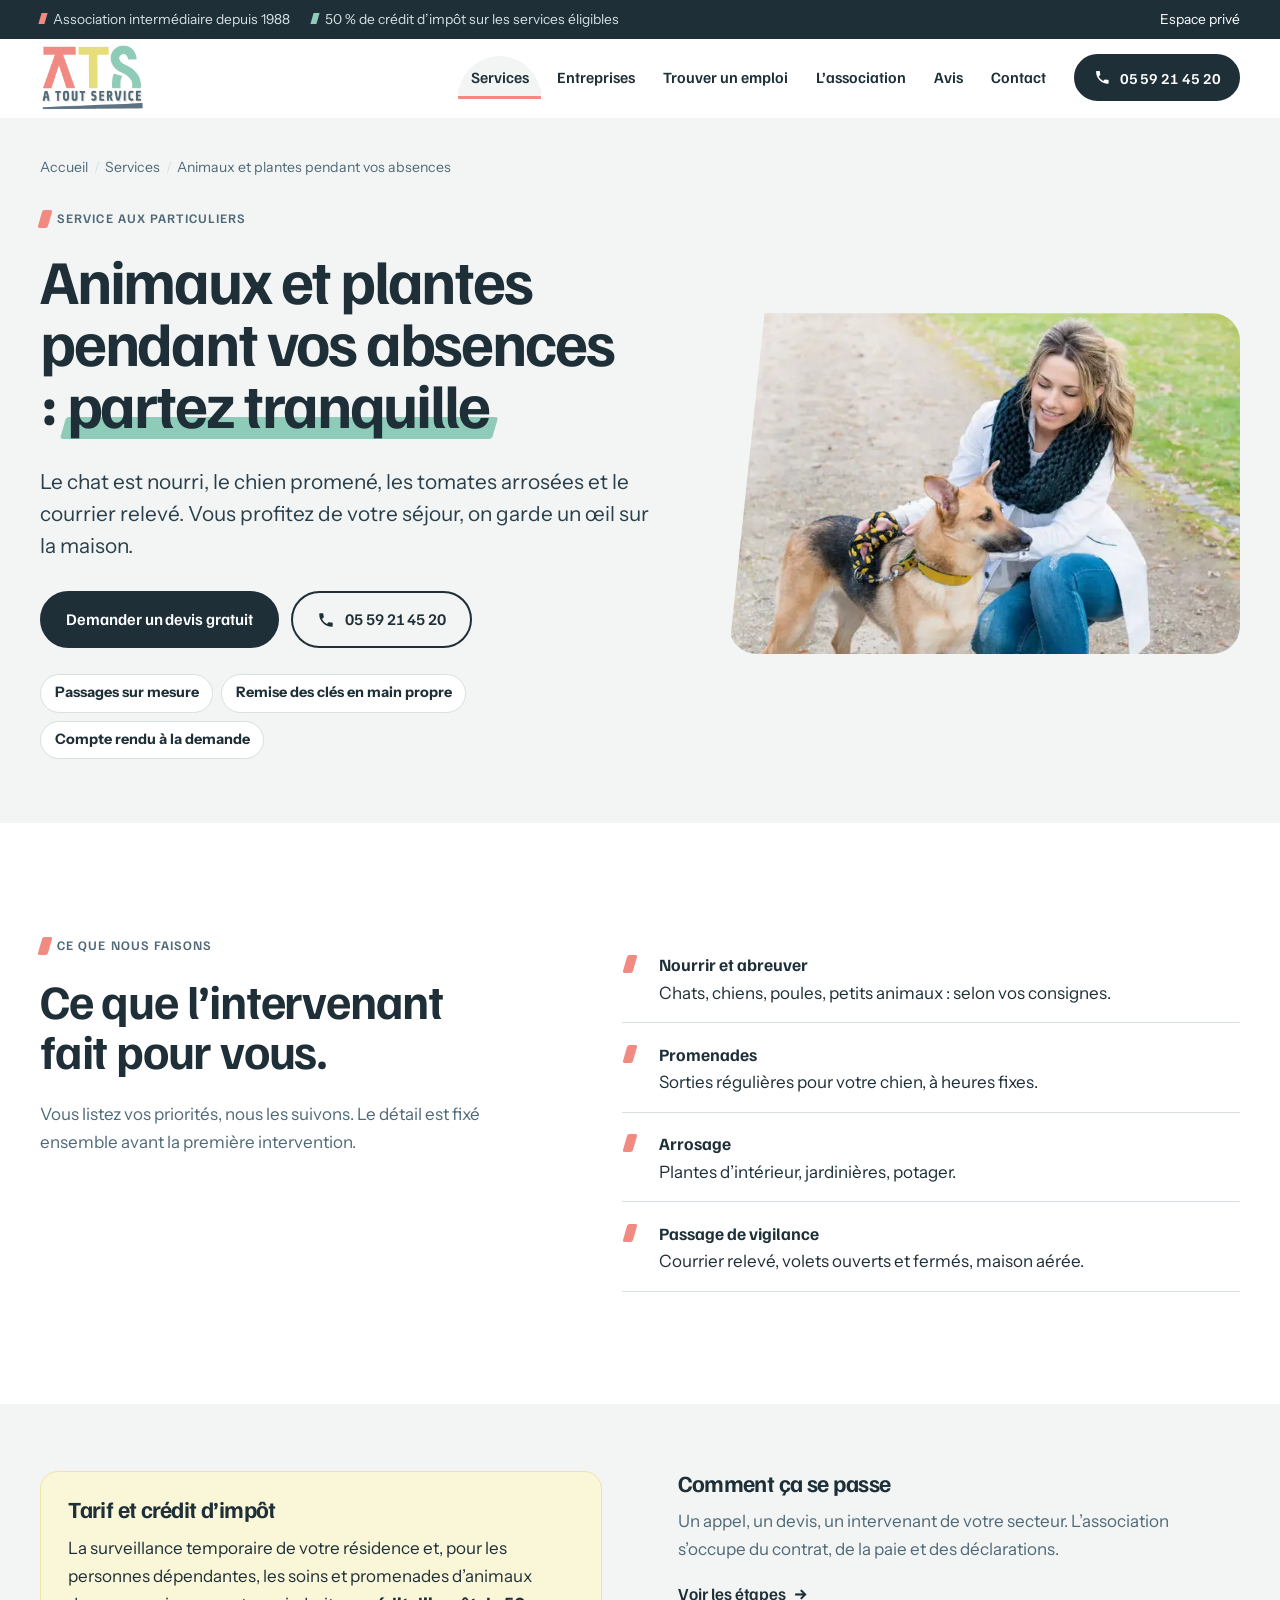
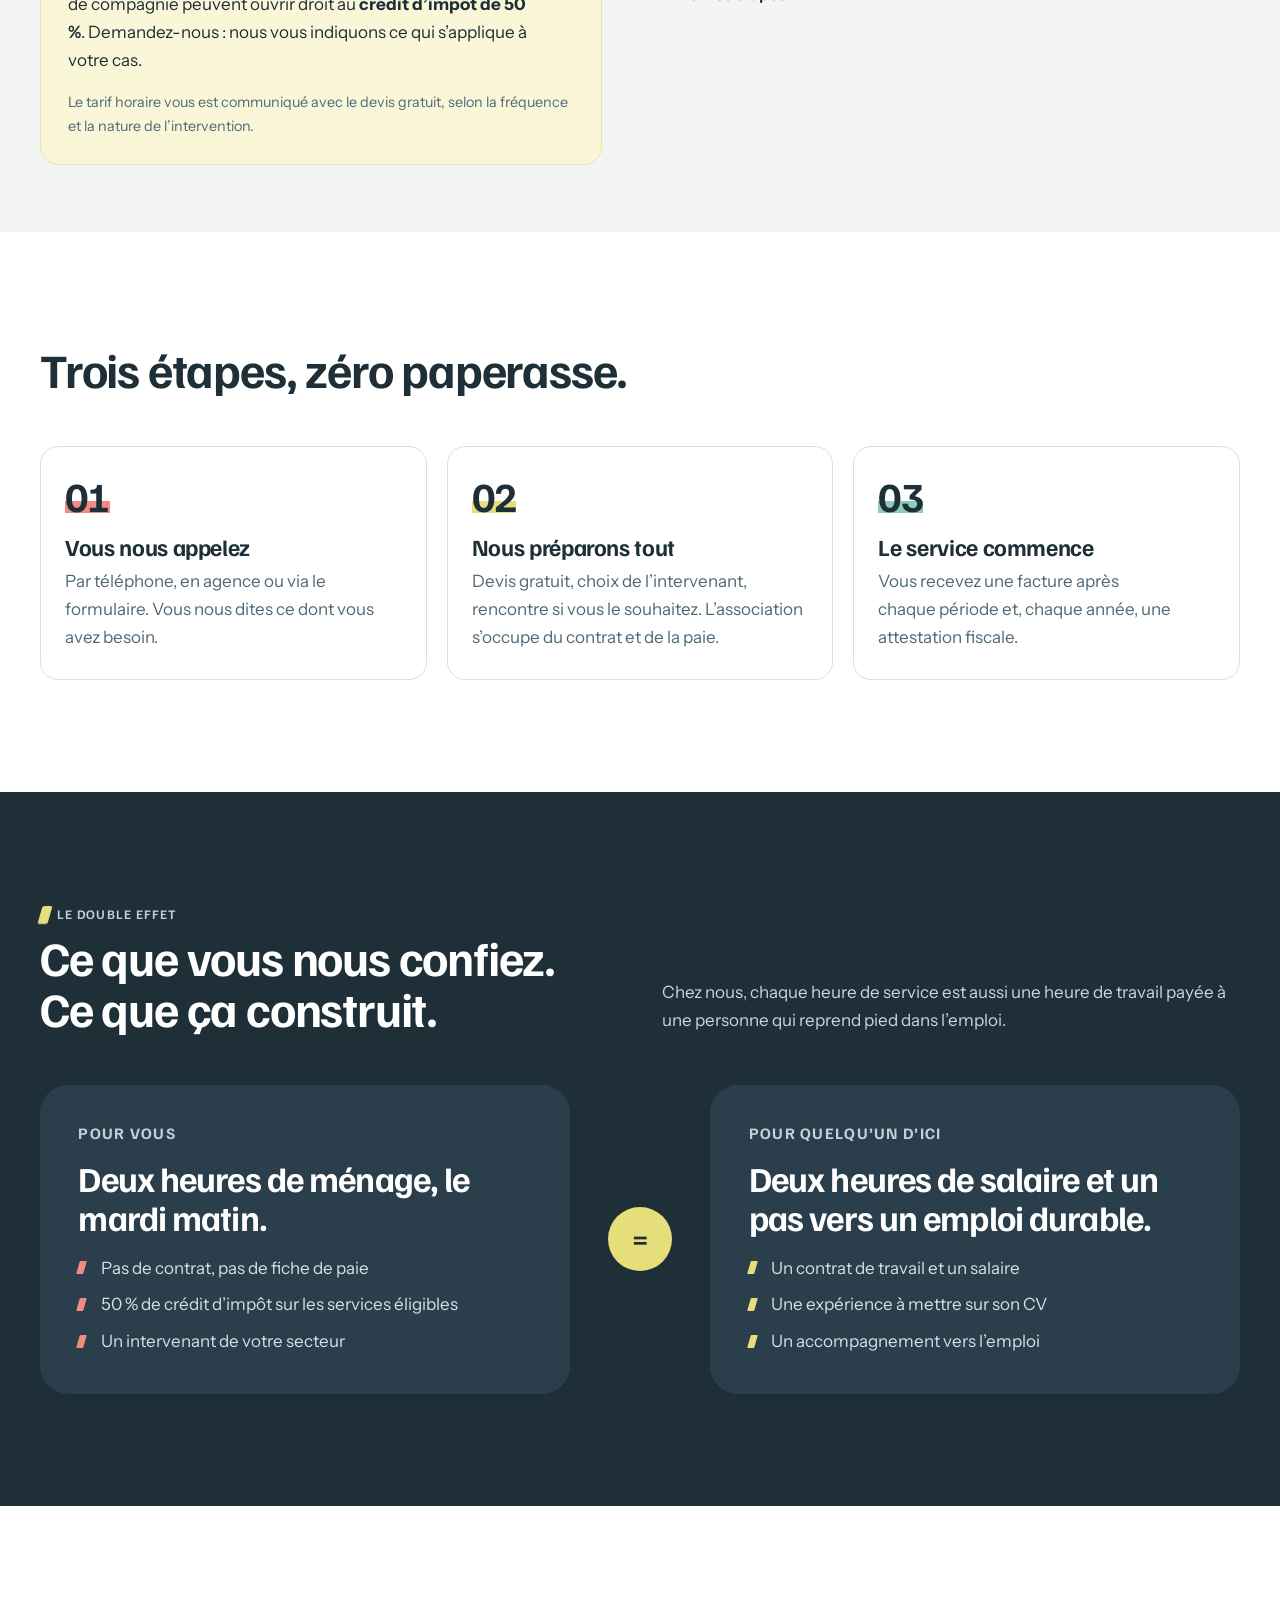
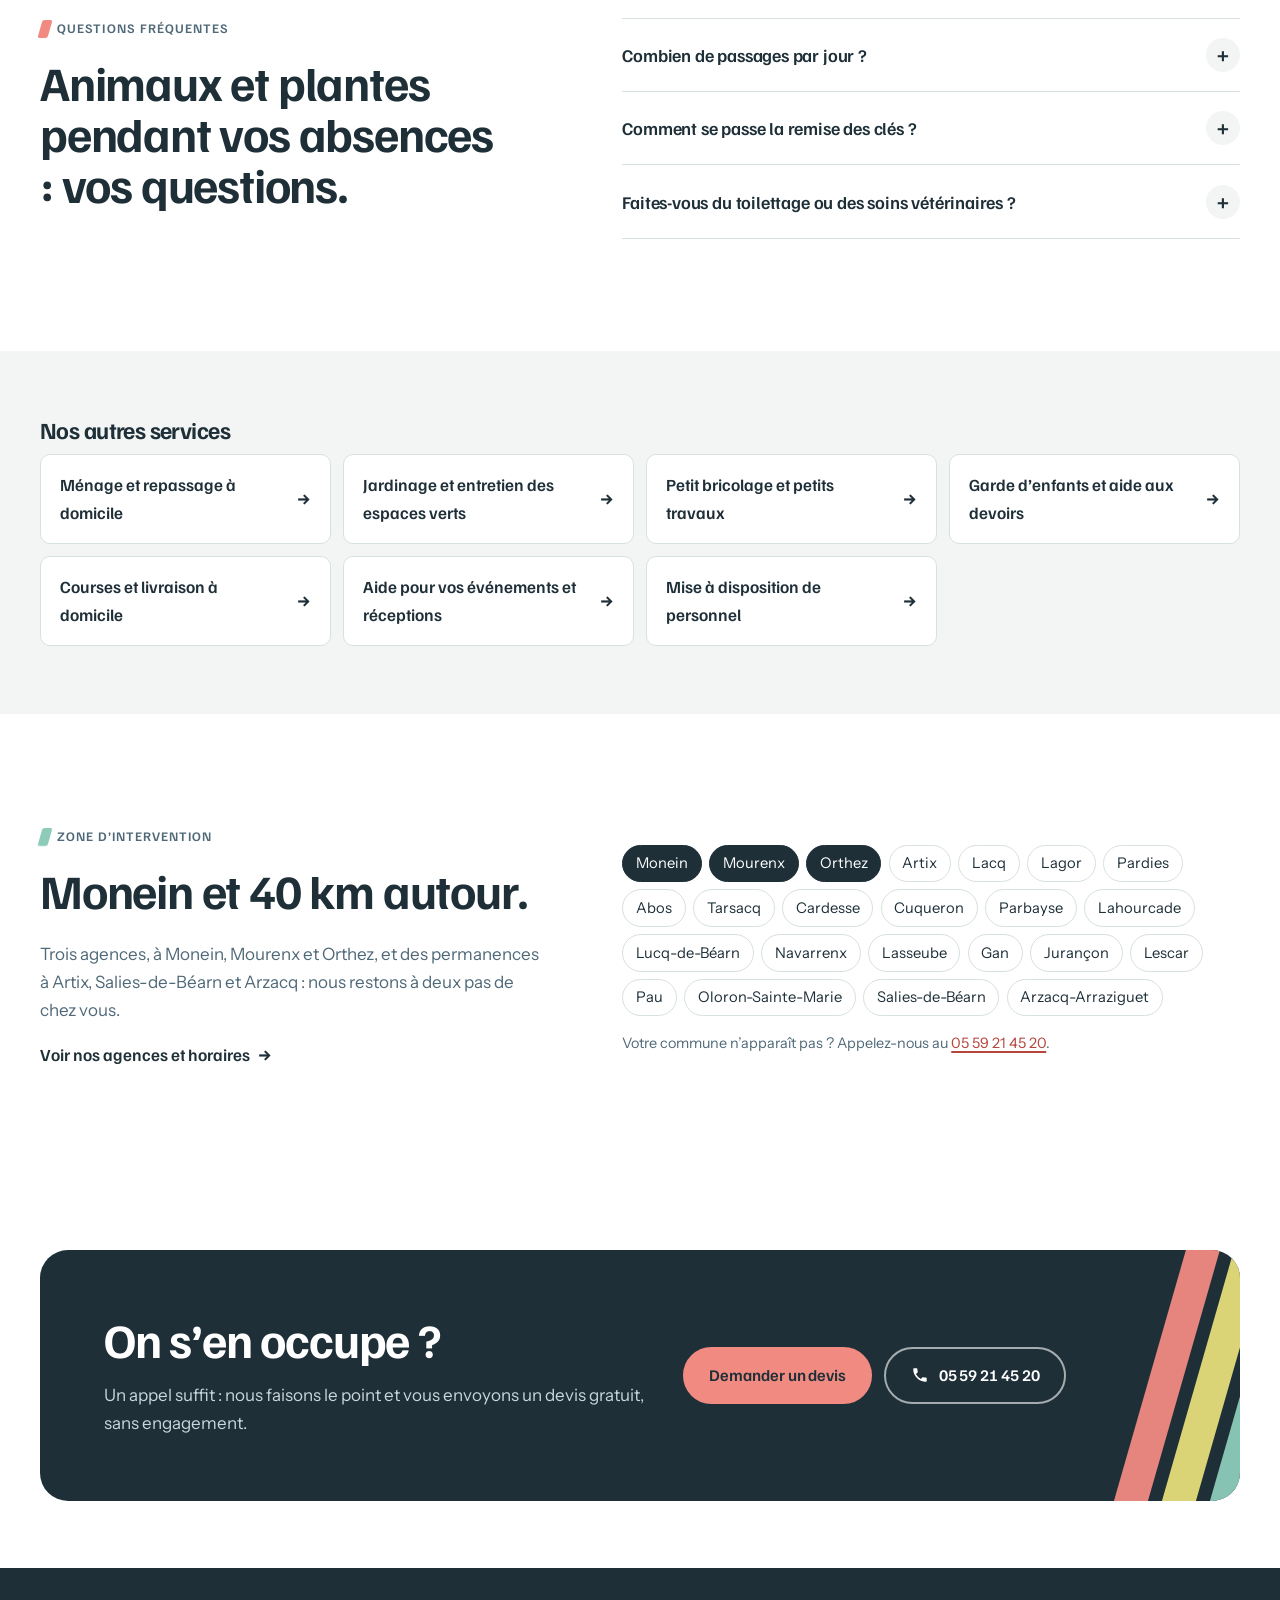
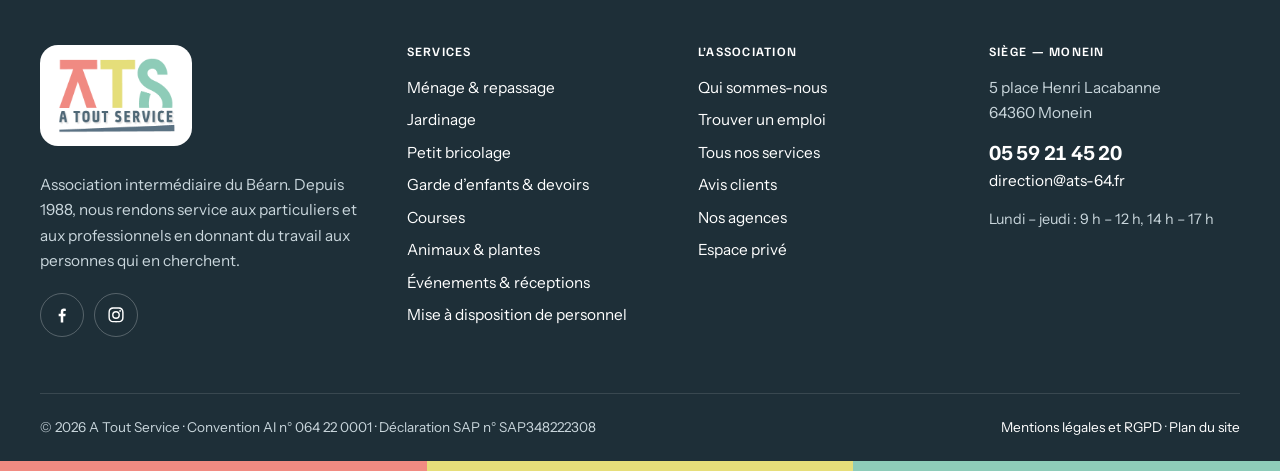
<file: service-animaux-plantes-absences.html>
<!DOCTYPE html>
<html lang="fr">
<head>
  <meta charset="utf-8">
  <meta name="viewport" content="width=device-width, initial-scale=1">
  <title>Soins aux animaux et plantes à Monein | A Tout Service</title>
  <meta name="description" content="Nourrir vos animaux, les promener, arroser vos plantes, relever le courrier : nous veillons sur votre maison pendant vos absences, à Monein et alentours.">
  <link rel="canonical" href="https://www.atoutservice64.fr/service-animaux-plantes-absences.html">
  <meta name="theme-color" content="#1E2F38">
  <meta name="robots" content="index, follow">

  <!-- Open Graph / Twitter -->
  <meta property="og:type" content="website">
  <meta property="og:locale" content="fr_FR">
  <meta property="og:site_name" content="A Tout Service">
  <meta property="og:title" content="Soins aux animaux et plantes à Monein | A Tout Service">
  <meta property="og:description" content="Nourrir vos animaux, les promener, arroser vos plantes, relever le courrier : nous veillons sur votre maison pendant vos absences, à Monein et alentours.">
  <meta property="og:url" content="https://www.atoutservice64.fr/service-animaux-plantes-absences.html">
  <meta property="og:image" content="https://www.atoutservice64.fr/assets/img/og-ats.jpg">
  <meta property="og:image:width" content="1200">
  <meta property="og:image:height" content="630">
  <meta property="og:image:alt" content="Logo A Tout Service : un coup de main chez vous, un emploi pour quelqu’un d’ici">
  <meta name="twitter:card" content="summary_large_image">
  <meta name="twitter:title" content="Soins aux animaux et plantes à Monein | A Tout Service">
  <meta name="twitter:description" content="Nourrir vos animaux, les promener, arroser vos plantes, relever le courrier : nous veillons sur votre maison pendant vos absences, à Monein et alentours.">
  <meta name="twitter:image" content="https://www.atoutservice64.fr/assets/img/og-ats.jpg">

  <!-- Icônes -->
  <link rel="icon" href="assets/img/favicon.svg" type="image/svg+xml">
  <link rel="icon" href="assets/img/favicon-32.png" sizes="32x32" type="image/png">
  <link rel="apple-touch-icon" href="assets/img/apple-touch-icon.png">

  <!-- Polices : Familjen Grotesk (titres) + Instrument Sans (texte) -->
  <link rel="preconnect" href="https://fonts.googleapis.com">
  <link rel="preconnect" href="https://fonts.gstatic.com" crossorigin>
  <link rel="stylesheet" href="https://fonts.googleapis.com/css2?family=Familjen+Grotesk:wght@600;700&family=Instrument+Sans:wght@400;600;700&display=swap">
  <link rel="stylesheet" href="assets/css/style.css">
  <script>document.documentElement.classList.add('js')</script>
  <script src="assets/js/main.js" defer></script>
  <script type="application/ld+json">
  {
    "@context": "https://schema.org",
    "@type": "Service",
    "name": "Animaux et plantes pendant vos absences",
    "serviceType": "Garde d’animaux et entretien des plantes pendant les absences",
    "description": "Nourrir vos animaux, les promener, arroser vos plantes, relever le courrier : nous veillons sur votre maison pendant vos absences, à Monein et alentours.",
    "url": "https://www.atoutservice64.fr/service-animaux-plantes-absences.html",
    "image": "https://www.atoutservice64.fr/assets/img/animaux-1200.webp",
    "provider": {
      "@id": "https://www.atoutservice64.fr/#organisation",
      "@type": "EmploymentAgency",
      "name": "A Tout Service",
      "telephone": "+33 5 59 21 45 20",
      "address": {
        "@type": "PostalAddress",
        "streetAddress": "5 place Henri Lacabanne",
        "postalCode": "64360",
        "addressLocality": "Monein",
        "addressCountry": "FR"
      }
    },
    "areaServed": [
      {
        "@type": "City",
        "name": "Monein"
      },
      {
        "@type": "City",
        "name": "Mourenx"
      },
      {
        "@type": "City",
        "name": "Orthez"
      },
      {
        "@type": "City",
        "name": "Artix"
      },
      {
        "@type": "City",
        "name": "Lacq"
      },
      {
        "@type": "City",
        "name": "Lagor"
      },
      {
        "@type": "City",
        "name": "Pardies"
      },
      {
        "@type": "City",
        "name": "Abos"
      },
      {
        "@type": "City",
        "name": "Tarsacq"
      },
      {
        "@type": "City",
        "name": "Cardesse"
      },
      {
        "@type": "City",
        "name": "Cuqueron"
      },
      {
        "@type": "City",
        "name": "Parbayse"
      },
      {
        "@type": "City",
        "name": "Lahourcade"
      },
      {
        "@type": "City",
        "name": "Lucq-de-Béarn"
      },
      {
        "@type": "City",
        "name": "Navarrenx"
      },
      {
        "@type": "City",
        "name": "Lasseube"
      },
      {
        "@type": "City",
        "name": "Gan"
      },
      {
        "@type": "City",
        "name": "Jurançon"
      },
      {
        "@type": "City",
        "name": "Lescar"
      },
      {
        "@type": "City",
        "name": "Pau"
      },
      {
        "@type": "City",
        "name": "Oloron-Sainte-Marie"
      },
      {
        "@type": "City",
        "name": "Salies-de-Béarn"
      },
      {
        "@type": "City",
        "name": "Arzacq-Arraziguet"
      }
    ],
    "audience": {
      "@type": "Audience",
      "audienceType": "Particuliers"
    }
  }
  </script>
  <script type="application/ld+json">
  {
    "@context": "https://schema.org",
    "@type": "BreadcrumbList",
    "itemListElement": [
      {
        "@type": "ListItem",
        "position": 1,
        "name": "Accueil",
        "item": "https://www.atoutservice64.fr/"
      },
      {
        "@type": "ListItem",
        "position": 2,
        "name": "Services",
        "item": "https://www.atoutservice64.fr/services.html"
      },
      {
        "@type": "ListItem",
        "position": 3,
        "name": "Animaux et plantes pendant vos absences",
        "item": "https://www.atoutservice64.fr/service-animaux-plantes-absences.html"
      }
    ]
  }
  </script>
  <script type="application/ld+json">
  {
    "@context": "https://schema.org",
    "@type": "FAQPage",
    "mainEntity": [
      {
        "@type": "Question",
        "name": "Combien de passages par jour ?",
        "acceptedAnswer": {
          "@type": "Answer",
          "text": "Autant que nécessaire : un passage quotidien suffit souvent pour un chat, deux pour un chien. Nous fixons le rythme ensemble."
        }
      },
      {
        "@type": "Question",
        "name": "Comment se passe la remise des clés ?",
        "acceptedAnswer": {
          "@type": "Answer",
          "text": "Lors d’un rendez-vous avant votre départ, où vous nous montrez les lieux et les habitudes de vos animaux. Les clés vous sont rendues à votre retour."
        }
      },
      {
        "@type": "Question",
        "name": "Faites-vous du toilettage ou des soins vétérinaires ?",
        "acceptedAnswer": {
          "@type": "Answer",
          "text": "Non. En cas de souci de santé, nous contactons le vétérinaire que vous nous avez indiqué, et vous prévenons."
        }
      }
    ]
  }
  </script>
</head>
<body>
  <a class="skip-link" href="#contenu">Aller au contenu</a>

  <!-- ====== Barre haute ====== -->
  <div class="topbar">
    <div class="wrap">
      <p class="topbar__info" style="margin:0"><span>Association intermédiaire depuis 1988</span><span>50 % de crédit d’impôt sur les services éligibles</span></p>
      <p class="topbar__links" style="margin:0"><a href="https://77.197.211.142/?LOG=GTA265" rel="nofollow noopener">Espace privé</a></p>
    </div>
  </div>

  <!-- ====== En-tête ====== -->
  <header class="site-header">
    <div class="wrap">
      <a class="logo" href="index.html" aria-label="A Tout Service, retour à l’accueil">
        <img src="assets/img/logo-ats.webp" width="336" height="209" alt="A Tout Service">
      </a>
      <button class="burger" type="button" aria-expanded="false" aria-controls="menu"><span class="burger__bars" aria-hidden="true"></span>Menu</button>
      <nav class="nav" id="menu" aria-label="Navigation principale">
        <ul class="nav__list">
          <li><a href="index.html">Accueil</a></li>
          <li class="has-sub"><a href="services.html" aria-current="page">Services</a>
            <ul class="nav__sub">
            <li><a href="service-menage-repassage.html">Ménage & repassage<small>Ménage courant, grand nettoyage, vitres, repassage.</small></a></li>
            <li><a href="service-jardinage-espaces-verts.html">Jardinage<small>Tonte, haies, désherbage, feuilles mortes.</small></a></li>
            <li><a href="service-bricolage-petits-travaux.html">Petit bricolage<small>Montage de meubles, fixations, petites réparations.</small></a></li>
            <li><a href="service-garde-enfants-aide-devoirs.html">Garde d’enfants & devoirs<small>Sortie d’école, garde des 3 ans et plus, devoirs.</small></a></li>
            <li><a href="service-courses-livraison.html">Courses<small>Courses, livraison, rangement et petites commissions.</small></a></li>
            <li><a href="service-animaux-plantes-absences.html">Animaux & plantes<small>Nourrir, promener, arroser, relever le courrier.</small></a></li>
            <li><a href="service-aide-evenements-reception.html">Événements & réceptions<small>Mise en place, service, plonge et rangement.</small></a></li>
            <li class="pro"><a href="service-mise-a-disposition-personnel.html">Mise à disposition de personnel<small>Remplacements, surcroîts d’activité, missions ponctuelles.</small></a></li>
            </ul>
          </li>
          <li><a href="service-mise-a-disposition-personnel.html">Entreprises</a></li>
          <li><a href="trouver-un-emploi.html">Trouver un emploi</a></li>
          <li><a href="a-propos.html">L’association</a></li>
          <li><a href="avis.html">Avis</a></li>
          <li><a href="contact.html">Contact</a></li>
        </ul>
        <a class="btn nav__cta" href="tel:+33559214520"><svg viewBox="0 0 24 24" aria-hidden="true" fill="currentColor"><path d="M6.6 10.8a15.1 15.1 0 0 0 6.6 6.6l2.2-2.2a1 1 0 0 1 1-.25 11.4 11.4 0 0 0 3.6.57 1 1 0 0 1 1 1V20a1 1 0 0 1-1 1A17 17 0 0 1 3 4a1 1 0 0 1 1-1h3.5a1 1 0 0 1 1 1c0 1.25.2 2.45.57 3.57a1 1 0 0 1-.25 1z"/></svg><span>05 59 21 45 20</span></a>
      </nav>
    </div>
  </header>

  <main id="contenu">

    <!-- ====== En-tête de page ====== -->
    <section class="page-hero">
      <div class="wrap">
        <nav class="fil" aria-label="Fil d’Ariane"><ol><li><a href="index.html">Accueil</a></li><li><a href="services.html">Services</a></li><li aria-current="page">Animaux et plantes pendant vos absences</li></ol></nav>
        <div class="page-hero__grid">
          <div>
            <p class="eyebrow">Service aux particuliers</p>
            <h1>Animaux et plantes pendant vos absences : <span class="trait trait--menthe">partez tranquille</span></h1>
            <p class="lead">Le chat est nourri, le chien promené, les tomates arrosées et le courrier relevé. Vous profitez de votre séjour, on garde un œil sur la maison.</p>
            <div class="btn-row" style="margin-top:1.8rem">
              <a class="btn" href="contact.html?service=animaux-plantes-absences">Demander un devis gratuit</a>
              <a class="btn btn--ghost" href="tel:+33559214520"><svg viewBox="0 0 24 24" aria-hidden="true" fill="currentColor"><path d="M6.6 10.8a15.1 15.1 0 0 0 6.6 6.6l2.2-2.2a1 1 0 0 1 1-.25 11.4 11.4 0 0 0 3.6.57 1 1 0 0 1 1 1V20a1 1 0 0 1-1 1A17 17 0 0 1 3 4a1 1 0 0 1 1-1h3.5a1 1 0 0 1 1 1c0 1.25.2 2.45.57 3.57a1 1 0 0 1-.25 1z"/></svg>05 59 21 45 20</a>
            </div>
            <ul class="atouts"><li>Passages sur mesure</li><li>Remise des clés en main propre</li><li>Compte rendu à la demande</li></ul>
          </div>
          <figure><img src="assets/img/animaux-1200.webp" srcset="assets/img/animaux-640.webp 640w, assets/img/animaux-1200.webp 1200w" sizes="(max-width: 900px) 100vw, 520px" width="1200" height="800" alt="Jeune femme accroupie caressant un berger allemand en promenade" fetchpriority="high" decoding="async"></figure>
        </div>
      </div>
    </section>

    <!-- ====== Le détail ====== -->
    <section class="section" aria-labelledby="detail-titre">
      <div class="wrap split">
        <div class="sticky-col">
          <p class="eyebrow">Ce que nous faisons</p>
          <h2 id="detail-titre">Ce que l’intervenant fait pour vous.</h2>
          <p class="muted">Vous listez vos priorités, nous les suivons. Le détail est fixé ensemble avant la première intervention.</p>
        </div>
        <ul class="liste-coche">
          <li><strong>Nourrir et abreuver</strong>Chats, chiens, poules, petits animaux : selon vos consignes.</li>
          <li><strong>Promenades</strong>Sorties régulières pour votre chien, à heures fixes.</li>
          <li><strong>Arrosage</strong>Plantes d’intérieur, jardinières, potager.</li>
          <li><strong>Passage de vigilance</strong>Courrier relevé, volets ouverts et fermés, maison aérée.</li>
        </ul>
      </div>
    </section>

    <!-- ====== Crédit d'impôt / facturation ====== -->
    <section class="section section--brume section--serree" aria-labelledby="credit-titre">
      <div class="wrap split split--egal">
        <div class="encart reveal">
          <h2 id="credit-titre" style="font-size:var(--fs-h3)">Tarif et crédit d’impôt</h2>
          <p>La surveillance temporaire de votre résidence et, pour les personnes dépendantes, les soins et promenades d’animaux de compagnie peuvent ouvrir droit au <strong>crédit d’impôt de 50 %</strong>. Demandez-nous : nous vous indiquons ce qui s’applique à votre cas.</p>
          <p class="small muted">Le tarif horaire vous est communiqué avec le devis gratuit, selon la fréquence et la nature de l’intervention.</p>
        </div>
        <div class="reveal">
          <h2 style="font-size:var(--fs-h3)">Comment ça se passe</h2>
          <p class="muted">Un appel, un devis, un intervenant de votre secteur. L’association s’occupe du contrat, de la paie et des déclarations.</p>
          <a class="lien-fleche" href="#etapes">Voir les étapes</a>
        </div>
      </div>
    </section>

    <section class="section" id="etapes" aria-labelledby="etapes-titre">
      <div class="wrap">
        <div class="sec-head sec-head--stack">
          <h2 id="etapes-titre">Trois étapes, zéro paperasse.</h2>
        </div>
        <ol class="etapes">
          <li class="etape reveal"><h3>Vous nous appelez</h3><p>Par téléphone, en agence ou via le formulaire. Vous nous dites ce dont vous avez besoin.</p></li>
          <li class="etape reveal"><h3>Nous préparons tout</h3><p>Devis gratuit, choix de l’intervenant, rencontre si vous le souhaitez. L’association s’occupe du contrat et de la paie.</p></li>
          <li class="etape reveal"><h3>Le service commence</h3><p>Vous recevez une facture après chaque période et, chaque année, une attestation fiscale.</p></li>
        </ol>
      </div>
    </section>

    <!-- ====== Signature : le double effet ====== -->
    <section class="section sombre" aria-labelledby="double-titre">
      <div class="wrap">
        <div class="sec-head">
          <div>
            <p class="eyebrow eyebrow--soleil">Le double effet</p>
            <h2 id="double-titre">Ce que vous nous confiez. Ce que ça construit.</h2>
          </div>
          <p>Chez nous, chaque heure de service est aussi une heure de travail payée à une personne qui reprend pied dans l’emploi.</p>
        </div>
        <div class="double">
          <div class="double__col reveal">
            <h3>Pour vous</h3>
            <p class="gros">Deux heures de ménage, le mardi matin.</p>
            <ul>
              <li>Pas de contrat, pas de fiche de paie</li>
              <li>50 % de crédit d’impôt sur les services éligibles</li>
              <li>Un intervenant de votre secteur</li>
            </ul>
          </div>
          <div class="double__egal" aria-hidden="true"><span>=</span></div>
          <div class="double__col double__col--eux reveal">
            <h3>Pour quelqu’un d’ici</h3>
            <p class="gros">Deux heures de salaire et un pas vers un emploi durable.</p>
            <ul>
              <li>Un contrat de travail et un salaire</li>
              <li>Une expérience à mettre sur son CV</li>
              <li>Un accompagnement vers l’emploi</li>
            </ul>
          </div>
        </div>
      </div>
    </section>

    <!-- ====== FAQ ====== -->
    <section class="section" aria-labelledby="faq-titre">
      <div class="wrap split">
        <div class="sticky-col">
          <p class="eyebrow">Questions fréquentes</p>
          <h2 id="faq-titre">Animaux et plantes pendant vos absences : vos questions.</h2>
        </div>
        <div class="faq">
          <details><summary>Combien de passages par jour ?</summary><div><p>Autant que nécessaire : un passage quotidien suffit souvent pour un chat, deux pour un chien. Nous fixons le rythme ensemble.</p></div></details>
          <details><summary>Comment se passe la remise des clés ?</summary><div><p>Lors d’un rendez-vous avant votre départ, où vous nous montrez les lieux et les habitudes de vos animaux. Les clés vous sont rendues à votre retour.</p></div></details>
          <details><summary>Faites-vous du toilettage ou des soins vétérinaires ?</summary><div><p>Non. En cas de souci de santé, nous contactons le vétérinaire que vous nous avez indiqué, et vous prévenons.</p></div></details>
        </div>
      </div>
    </section>

    <!-- ====== Autres services (maillage interne) ====== -->
    <section class="section section--brume section--serree" aria-labelledby="autres-titre">
      <div class="wrap">
        <h2 id="autres-titre" style="font-size:var(--fs-h3)">Nos autres services</h2>
        <ul class="autres">
          <li><a href="service-menage-repassage.html">Ménage et repassage à domicile</a></li>
          <li><a href="service-jardinage-espaces-verts.html">Jardinage et entretien des espaces verts</a></li>
          <li><a href="service-bricolage-petits-travaux.html">Petit bricolage et petits travaux</a></li>
          <li><a href="service-garde-enfants-aide-devoirs.html">Garde d’enfants et aide aux devoirs</a></li>
          <li><a href="service-courses-livraison.html">Courses et livraison à domicile</a></li>
          <li><a href="service-aide-evenements-reception.html">Aide pour vos événements et réceptions</a></li>
          <li><a href="service-mise-a-disposition-personnel.html">Mise à disposition de personnel</a></li>
        </ul>
      </div>
    </section>

    <!-- ====== Zone d'intervention ====== -->
    <section class="section" aria-labelledby="zone-titre">
      <div class="wrap split">
        <div>
          <p class="eyebrow eyebrow--menthe">Zone d’intervention</p>
          <h2 id="zone-titre">Monein et 40 km autour.</h2>
          <p class="muted">Trois agences, à Monein, Mourenx et Orthez, et des permanences à Artix, Salies-de-Béarn et Arzacq : nous restons à deux pas de chez vous.</p>
          <a class="lien-fleche" href="contact.html">Voir nos agences et horaires</a>
        </div>
        <div>
          <ul class="communes">
            <li class="fort">Monein</li><li class="fort">Mourenx</li><li class="fort">Orthez</li><li>Artix</li><li>Lacq</li><li>Lagor</li><li>Pardies</li><li>Abos</li><li>Tarsacq</li><li>Cardesse</li><li>Cuqueron</li><li>Parbayse</li><li>Lahourcade</li><li>Lucq-de-Béarn</li><li>Navarrenx</li><li>Lasseube</li><li>Gan</li><li>Jurançon</li><li>Lescar</li><li>Pau</li><li>Oloron-Sainte-Marie</li><li>Salies-de-Béarn</li><li>Arzacq-Arraziguet</li>
          </ul>
          <p class="small muted" style="margin-top:1rem">Votre commune n’apparaît pas ? Appelez-nous au <a href="tel:+33559214520">05 59 21 45 20</a>.</p>
        </div>
      </div>
    </section>

    <!-- ====== Appel à l'action ====== -->
    <section class="section section--serree" aria-labelledby="cta-titre">
      <div class="wrap">
        <div class="cta sombre reveal">
          <div>
            <h2 id="cta-titre">On s’en occupe ?</h2>
            <p>Un appel suffit : nous faisons le point et vous envoyons un devis gratuit, sans engagement.</p>
          </div>
          <div class="btn-row">
            <a class="btn btn--corail" href="contact.html">Demander un devis</a>
            <a class="btn btn--ghost" href="tel:+33559214520"><svg viewBox="0 0 24 24" aria-hidden="true" fill="currentColor"><path d="M6.6 10.8a15.1 15.1 0 0 0 6.6 6.6l2.2-2.2a1 1 0 0 1 1-.25 11.4 11.4 0 0 0 3.6.57 1 1 0 0 1 1 1V20a1 1 0 0 1-1 1A17 17 0 0 1 3 4a1 1 0 0 1 1-1h3.5a1 1 0 0 1 1 1c0 1.25.2 2.45.57 3.57a1 1 0 0 1-.25 1z"/></svg>05 59 21 45 20</a>
          </div>
          <div class="cta__bandes" aria-hidden="true"><span></span><span></span><span></span></div>
        </div>
      </div>
    </section>
  </main>

  <!-- ====== Pied de page ====== -->
  <footer class="site-footer">
    <div class="wrap footer__grid">
      <div>
        <a class="footer__logo" href="index.html"><img src="assets/img/logo-ats.webp" width="336" height="209" alt="A Tout Service" loading="lazy"></a>
        <p>Association intermédiaire du Béarn. Depuis 1988, nous rendons service aux particuliers et aux professionnels en donnant du travail aux personnes qui en cherchent.</p>
        <div class="footer__social">
          <a href="https://www.facebook.com/atoutservice64/" rel="noopener" aria-label="A Tout Service sur Facebook"><svg viewBox="0 0 24 24" aria-hidden="true"><path d="M13.5 21v-7.5h2.5l.4-3h-2.9V8.6c0-.87.25-1.46 1.5-1.46h1.55V4.47A21 21 0 0 0 14.3 4.3c-2.2 0-3.8 1.35-3.8 3.84v2.36H8v3h2.5V21z"/></svg></a>
          <a href="https://www.instagram.com/atoutservice64/" rel="noopener" aria-label="A Tout Service sur Instagram"><svg viewBox="0 0 24 24" aria-hidden="true"><path d="M12 7.3A4.7 4.7 0 1 0 16.7 12 4.7 4.7 0 0 0 12 7.3zm0 7.7a3 3 0 1 1 3-3 3 3 0 0 1-3 3zm6-7.9a1.1 1.1 0 1 1-1.1-1.1A1.1 1.1 0 0 1 18 7.1zM21 8a5.4 5.4 0 0 0-1.5-3.8A5.4 5.4 0 0 0 15.7 2.7C14.2 2.6 9.8 2.6 8.3 2.7A5.4 5.4 0 0 0 4.5 4.2 5.4 5.4 0 0 0 3 8c-.1 1.5-.1 6 0 7.5a5.4 5.4 0 0 0 1.5 3.8 5.4 5.4 0 0 0 3.8 1.5c1.5.1 6 .1 7.5 0a5.4 5.4 0 0 0 3.8-1.5 5.4 5.4 0 0 0 1.5-3.8c.1-1.5.1-6 0-7.5zm-2 9.2a3 3 0 0 1-1.7 1.7c-1.2.5-4 .4-5.3.4s-4.1.1-5.3-.4A3 3 0 0 1 5 17.2c-.5-1.2-.4-4-.4-5.2s-.1-4.1.4-5.3A3 3 0 0 1 6.7 5c1.2-.5 4-.4 5.3-.4s4.1-.1 5.3.4A3 3 0 0 1 19 6.7c.5 1.2.4 4 .4 5.3s.1 4-.4 5.2z"/></svg></a>
        </div>
      </div>
      <div>
        <h2>Services</h2>
        <ul>
            <li><a href="service-menage-repassage.html">Ménage & repassage</a></li>
            <li><a href="service-jardinage-espaces-verts.html">Jardinage</a></li>
            <li><a href="service-bricolage-petits-travaux.html">Petit bricolage</a></li>
            <li><a href="service-garde-enfants-aide-devoirs.html">Garde d’enfants & devoirs</a></li>
            <li><a href="service-courses-livraison.html">Courses</a></li>
            <li><a href="service-animaux-plantes-absences.html">Animaux & plantes</a></li>
            <li><a href="service-aide-evenements-reception.html">Événements & réceptions</a></li>
            <li><a href="service-mise-a-disposition-personnel.html">Mise à disposition de personnel</a></li>
        </ul>
      </div>
      <div>
        <h2>L’association</h2>
        <ul>
          <li><a href="a-propos.html">Qui sommes-nous</a></li>
          <li><a href="trouver-un-emploi.html">Trouver un emploi</a></li>
          <li><a href="services.html">Tous nos services</a></li>
          <li><a href="avis.html">Avis clients</a></li>
          <li><a href="contact.html">Nos agences</a></li>
          <li><a href="https://77.197.211.142/?LOG=GTA265" rel="nofollow noopener">Espace privé</a></li>
        </ul>
      </div>
      <div>
        <h2>Siège — Monein</h2>
        <address style="font-style:normal">5 place Henri Lacabanne<br>64360 Monein</address>
        <p style="margin-top:.8rem"><a class="footer__tel" href="tel:+33559214520">05 59 21 45 20</a><br><a href="mailto:direction@ats-64.fr">direction@ats-64.fr</a></p>
        <p class="small">Lundi – jeudi : 9 h – 12 h, 14 h – 17 h</p>
      </div>
    </div>
    <div class="wrap footer__bas">
      <p style="margin:0">© <span data-annee>2026</span> A Tout Service · Convention AI n° 064 22 0001 · Déclaration SAP n° SAP348222308</p>
      <p style="margin:0"><a href="mentions-legales.html">Mentions légales et RGPD</a> · <a href="sitemap.xml">Plan du site</a></p>
    </div>
    <div class="footer__traits" aria-hidden="true"><span></span><span></span><span></span></div>
  </footer>

  <a class="btn btn--corail appel-mobile" href="tel:+33559214520"><svg viewBox="0 0 24 24" aria-hidden="true" fill="currentColor"><path d="M6.6 10.8a15.1 15.1 0 0 0 6.6 6.6l2.2-2.2a1 1 0 0 1 1-.25 11.4 11.4 0 0 0 3.6.57 1 1 0 0 1 1 1V20a1 1 0 0 1-1 1A17 17 0 0 1 3 4a1 1 0 0 1 1-1h3.5a1 1 0 0 1 1 1c0 1.25.2 2.45.57 3.57a1 1 0 0 1-.25 1z"/></svg><span>Appeler le 05 59 21 45 20</span></a>
</body>
</html>
</file>
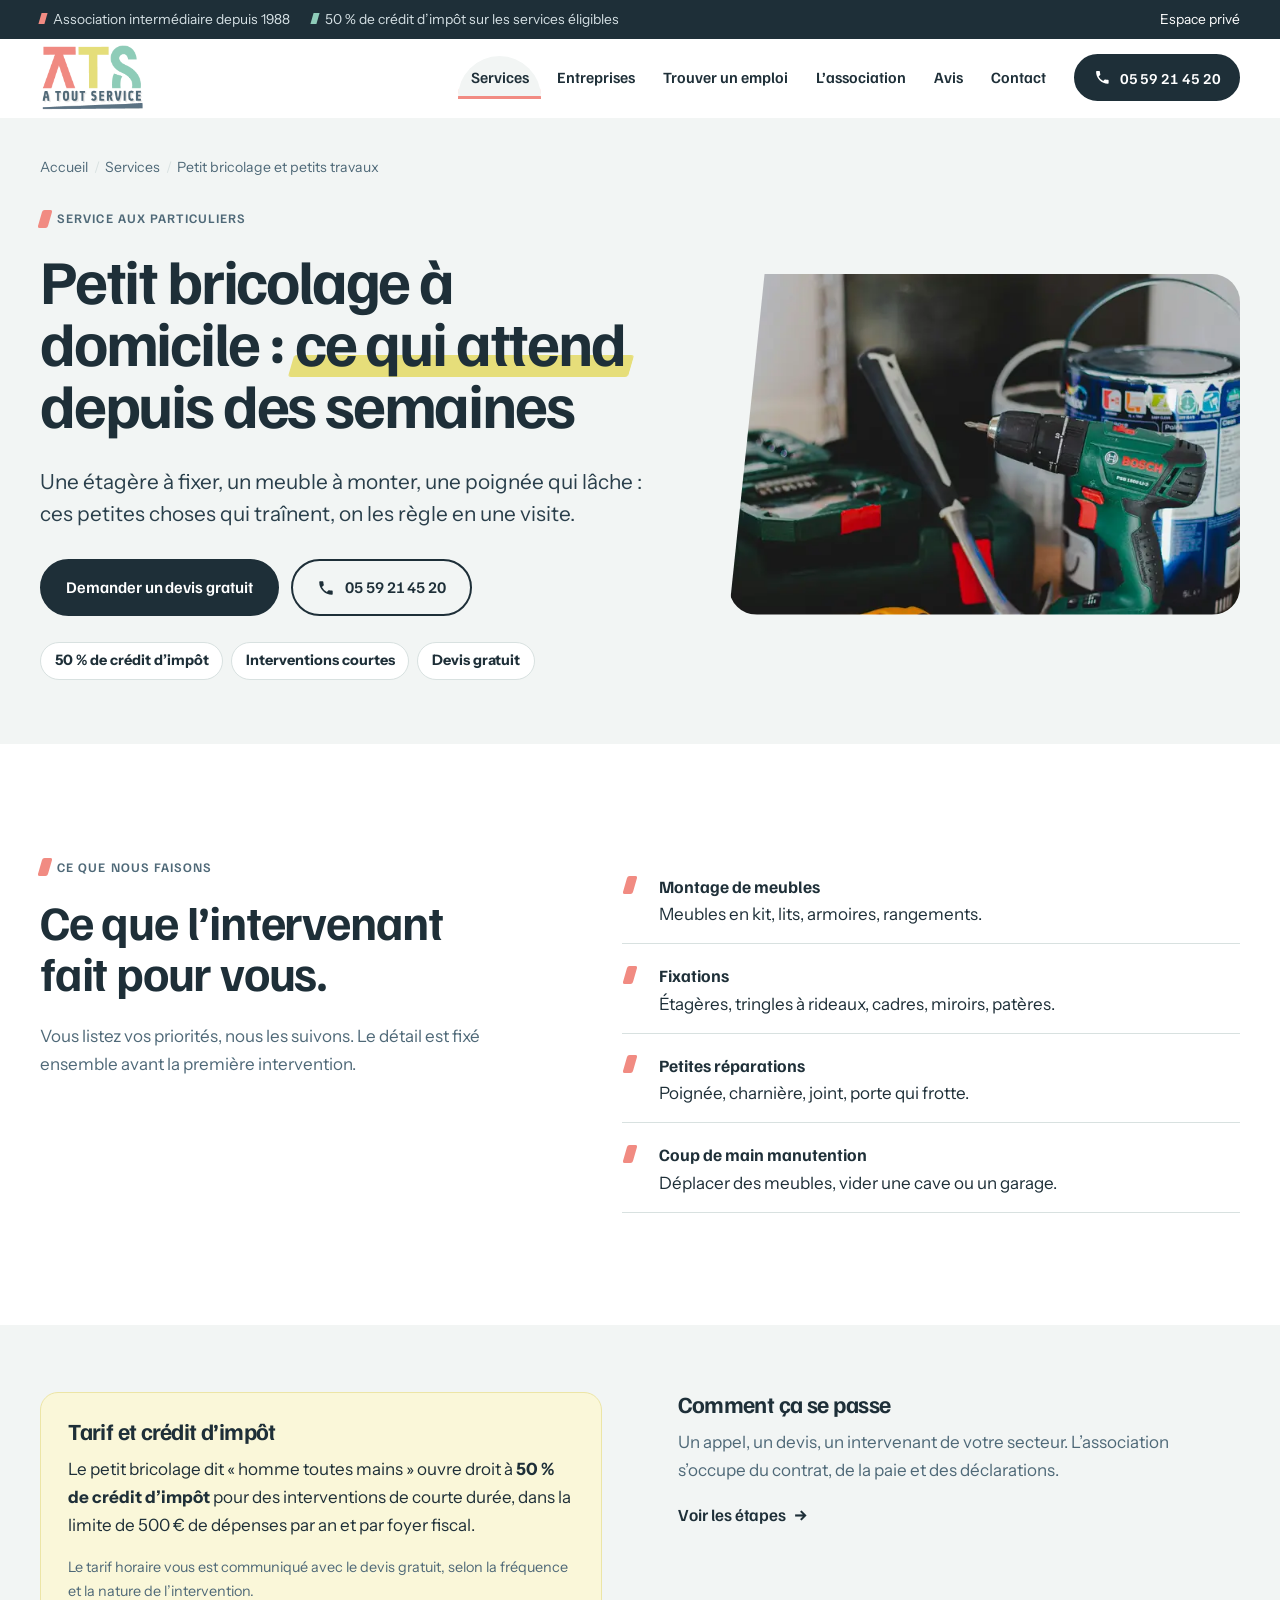
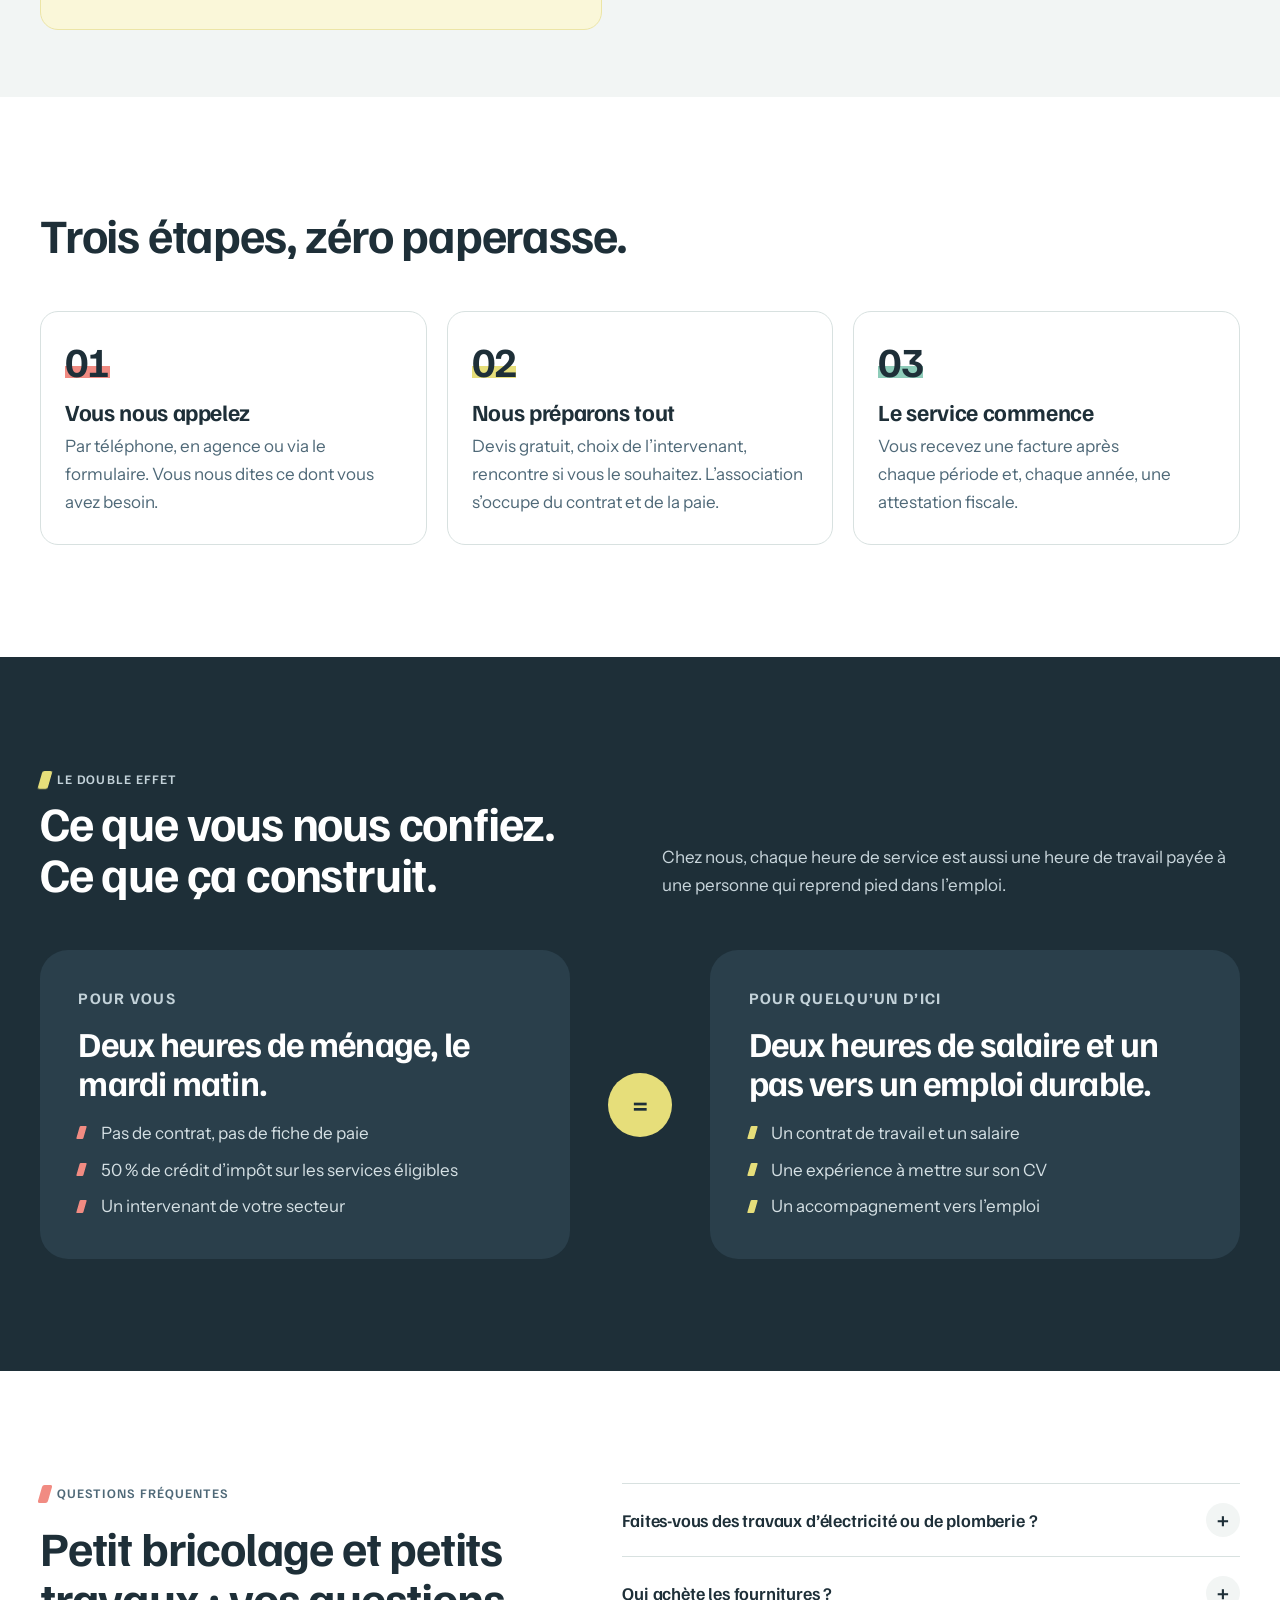
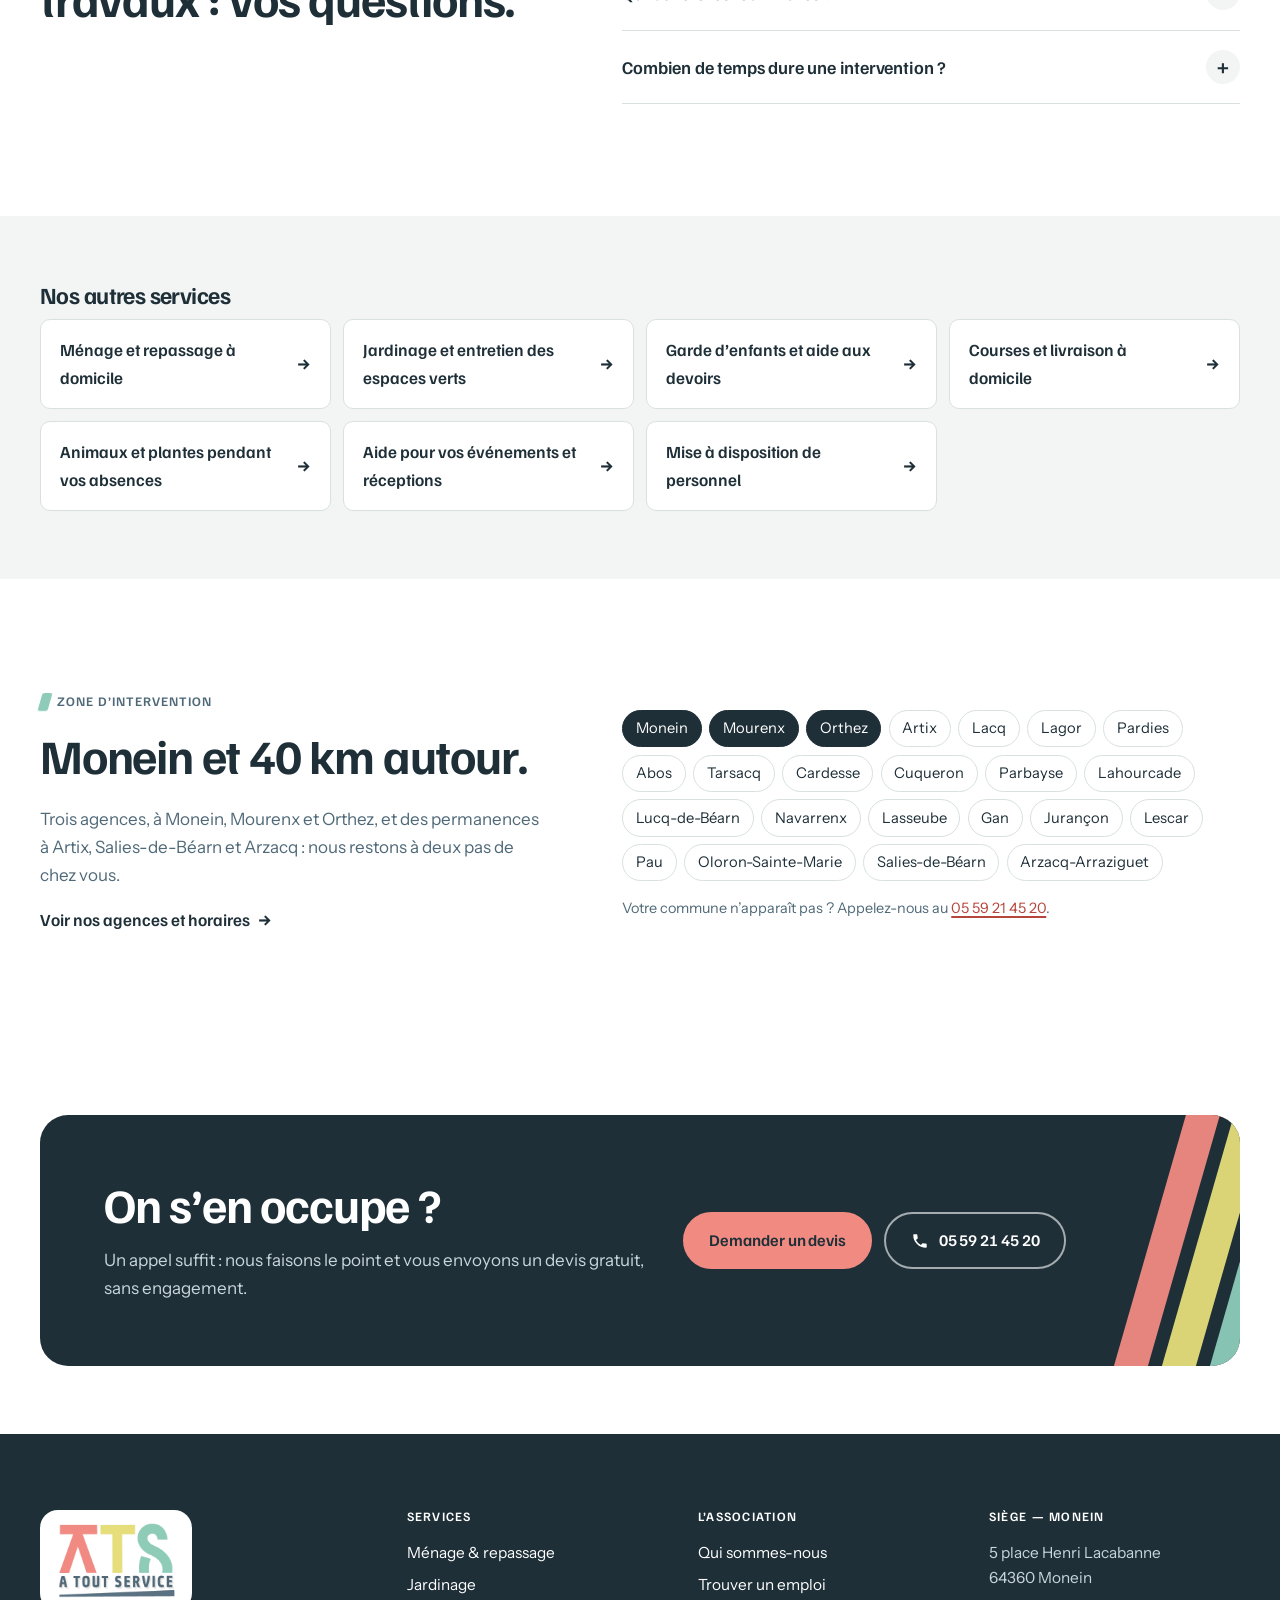
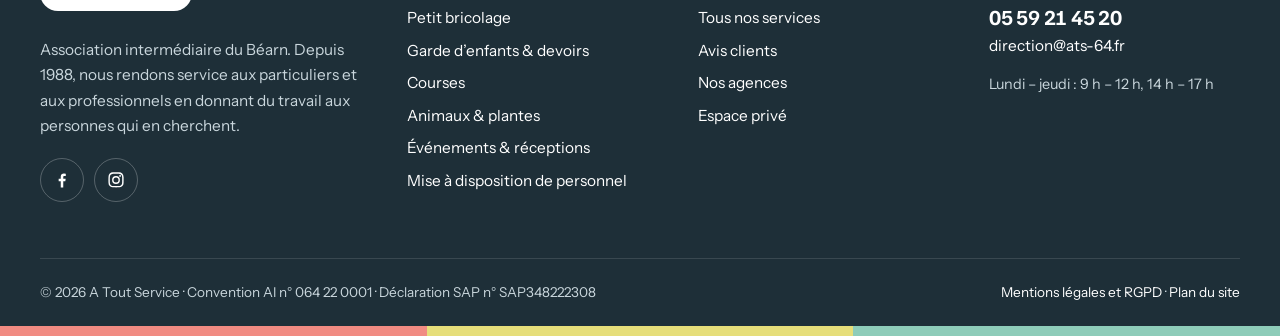
<file: service-bricolage-petits-travaux.html>
<!DOCTYPE html>
<html lang="fr">
<head>
  <meta charset="utf-8">
  <meta name="viewport" content="width=device-width, initial-scale=1">
  <title>Petit bricolage à domicile à Monein | A Tout Service</title>
  <meta name="description" content="Montage de meubles, fixations, petites réparations : un intervenant vient chez vous, à Monein et alentours. 50 % de crédit d’impôt. Devis gratuit.">
  <link rel="canonical" href="https://www.atoutservice64.fr/service-bricolage-petits-travaux.html">
  <meta name="theme-color" content="#1E2F38">
  <meta name="robots" content="index, follow">

  <!-- Open Graph / Twitter -->
  <meta property="og:type" content="website">
  <meta property="og:locale" content="fr_FR">
  <meta property="og:site_name" content="A Tout Service">
  <meta property="og:title" content="Petit bricolage à domicile à Monein | A Tout Service">
  <meta property="og:description" content="Montage de meubles, fixations, petites réparations : un intervenant vient chez vous, à Monein et alentours. 50 % de crédit d’impôt. Devis gratuit.">
  <meta property="og:url" content="https://www.atoutservice64.fr/service-bricolage-petits-travaux.html">
  <meta property="og:image" content="https://www.atoutservice64.fr/assets/img/og-ats.jpg">
  <meta property="og:image:width" content="1200">
  <meta property="og:image:height" content="630">
  <meta property="og:image:alt" content="Logo A Tout Service : un coup de main chez vous, un emploi pour quelqu’un d’ici">
  <meta name="twitter:card" content="summary_large_image">
  <meta name="twitter:title" content="Petit bricolage à domicile à Monein | A Tout Service">
  <meta name="twitter:description" content="Montage de meubles, fixations, petites réparations : un intervenant vient chez vous, à Monein et alentours. 50 % de crédit d’impôt. Devis gratuit.">
  <meta name="twitter:image" content="https://www.atoutservice64.fr/assets/img/og-ats.jpg">

  <!-- Icônes -->
  <link rel="icon" href="assets/img/favicon.svg" type="image/svg+xml">
  <link rel="icon" href="assets/img/favicon-32.png" sizes="32x32" type="image/png">
  <link rel="apple-touch-icon" href="assets/img/apple-touch-icon.png">

  <!-- Polices : Familjen Grotesk (titres) + Instrument Sans (texte) -->
  <link rel="preconnect" href="https://fonts.googleapis.com">
  <link rel="preconnect" href="https://fonts.gstatic.com" crossorigin>
  <link rel="stylesheet" href="https://fonts.googleapis.com/css2?family=Familjen+Grotesk:wght@600;700&family=Instrument+Sans:wght@400;600;700&display=swap">
  <link rel="stylesheet" href="assets/css/style.css">
  <script>document.documentElement.classList.add('js')</script>
  <script src="assets/js/main.js" defer></script>
  <script type="application/ld+json">
  {
    "@context": "https://schema.org",
    "@type": "Service",
    "name": "Petit bricolage et petits travaux",
    "serviceType": "Petit bricolage à domicile",
    "description": "Montage de meubles, fixations, petites réparations : un intervenant vient chez vous, à Monein et alentours. 50 % de crédit d’impôt. Devis gratuit.",
    "url": "https://www.atoutservice64.fr/service-bricolage-petits-travaux.html",
    "image": "https://www.atoutservice64.fr/assets/img/bricolage-1200.webp",
    "provider": {
      "@id": "https://www.atoutservice64.fr/#organisation",
      "@type": "EmploymentAgency",
      "name": "A Tout Service",
      "telephone": "+33 5 59 21 45 20",
      "address": {
        "@type": "PostalAddress",
        "streetAddress": "5 place Henri Lacabanne",
        "postalCode": "64360",
        "addressLocality": "Monein",
        "addressCountry": "FR"
      }
    },
    "areaServed": [
      {
        "@type": "City",
        "name": "Monein"
      },
      {
        "@type": "City",
        "name": "Mourenx"
      },
      {
        "@type": "City",
        "name": "Orthez"
      },
      {
        "@type": "City",
        "name": "Artix"
      },
      {
        "@type": "City",
        "name": "Lacq"
      },
      {
        "@type": "City",
        "name": "Lagor"
      },
      {
        "@type": "City",
        "name": "Pardies"
      },
      {
        "@type": "City",
        "name": "Abos"
      },
      {
        "@type": "City",
        "name": "Tarsacq"
      },
      {
        "@type": "City",
        "name": "Cardesse"
      },
      {
        "@type": "City",
        "name": "Cuqueron"
      },
      {
        "@type": "City",
        "name": "Parbayse"
      },
      {
        "@type": "City",
        "name": "Lahourcade"
      },
      {
        "@type": "City",
        "name": "Lucq-de-Béarn"
      },
      {
        "@type": "City",
        "name": "Navarrenx"
      },
      {
        "@type": "City",
        "name": "Lasseube"
      },
      {
        "@type": "City",
        "name": "Gan"
      },
      {
        "@type": "City",
        "name": "Jurançon"
      },
      {
        "@type": "City",
        "name": "Lescar"
      },
      {
        "@type": "City",
        "name": "Pau"
      },
      {
        "@type": "City",
        "name": "Oloron-Sainte-Marie"
      },
      {
        "@type": "City",
        "name": "Salies-de-Béarn"
      },
      {
        "@type": "City",
        "name": "Arzacq-Arraziguet"
      }
    ],
    "audience": {
      "@type": "Audience",
      "audienceType": "Particuliers"
    }
  }
  </script>
  <script type="application/ld+json">
  {
    "@context": "https://schema.org",
    "@type": "BreadcrumbList",
    "itemListElement": [
      {
        "@type": "ListItem",
        "position": 1,
        "name": "Accueil",
        "item": "https://www.atoutservice64.fr/"
      },
      {
        "@type": "ListItem",
        "position": 2,
        "name": "Services",
        "item": "https://www.atoutservice64.fr/services.html"
      },
      {
        "@type": "ListItem",
        "position": 3,
        "name": "Petit bricolage et petits travaux",
        "item": "https://www.atoutservice64.fr/service-bricolage-petits-travaux.html"
      }
    ]
  }
  </script>
  <script type="application/ld+json">
  {
    "@context": "https://schema.org",
    "@type": "FAQPage",
    "mainEntity": [
      {
        "@type": "Question",
        "name": "Faites-vous des travaux d’électricité ou de plomberie ?",
        "acceptedAnswer": {
          "@type": "Answer",
          "text": "Non. Nous ne réalisons pas de travaux qui demandent une qualification réglementée (électricité, plomberie, gaz, maçonnerie). Nous nous limitons au petit bricolage du quotidien."
        }
      },
      {
        "@type": "Question",
        "name": "Qui achète les fournitures ?",
        "acceptedAnswer": {
          "@type": "Answer",
          "text": "Vous. Nous vous indiquons ce qu’il faut prévoir avant l’intervention ; l’intervenant apporte la main-d’œuvre."
        }
      },
      {
        "@type": "Question",
        "name": "Combien de temps dure une intervention ?",
        "acceptedAnswer": {
          "@type": "Answer",
          "text": "Le plus souvent une à deux heures. C’est le principe du petit bricolage : des tâches courtes, réglées en une visite."
        }
      }
    ]
  }
  </script>
</head>
<body>
  <a class="skip-link" href="#contenu">Aller au contenu</a>

  <!-- ====== Barre haute ====== -->
  <div class="topbar">
    <div class="wrap">
      <p class="topbar__info" style="margin:0"><span>Association intermédiaire depuis 1988</span><span>50 % de crédit d’impôt sur les services éligibles</span></p>
      <p class="topbar__links" style="margin:0"><a href="https://77.197.211.142/?LOG=GTA265" rel="nofollow noopener">Espace privé</a></p>
    </div>
  </div>

  <!-- ====== En-tête ====== -->
  <header class="site-header">
    <div class="wrap">
      <a class="logo" href="index.html" aria-label="A Tout Service, retour à l’accueil">
        <img src="assets/img/logo-ats.webp" width="336" height="209" alt="A Tout Service">
      </a>
      <button class="burger" type="button" aria-expanded="false" aria-controls="menu"><span class="burger__bars" aria-hidden="true"></span>Menu</button>
      <nav class="nav" id="menu" aria-label="Navigation principale">
        <ul class="nav__list">
          <li><a href="index.html">Accueil</a></li>
          <li class="has-sub"><a href="services.html" aria-current="page">Services</a>
            <ul class="nav__sub">
            <li><a href="service-menage-repassage.html">Ménage & repassage<small>Ménage courant, grand nettoyage, vitres, repassage.</small></a></li>
            <li><a href="service-jardinage-espaces-verts.html">Jardinage<small>Tonte, haies, désherbage, feuilles mortes.</small></a></li>
            <li><a href="service-bricolage-petits-travaux.html">Petit bricolage<small>Montage de meubles, fixations, petites réparations.</small></a></li>
            <li><a href="service-garde-enfants-aide-devoirs.html">Garde d’enfants & devoirs<small>Sortie d’école, garde des 3 ans et plus, devoirs.</small></a></li>
            <li><a href="service-courses-livraison.html">Courses<small>Courses, livraison, rangement et petites commissions.</small></a></li>
            <li><a href="service-animaux-plantes-absences.html">Animaux & plantes<small>Nourrir, promener, arroser, relever le courrier.</small></a></li>
            <li><a href="service-aide-evenements-reception.html">Événements & réceptions<small>Mise en place, service, plonge et rangement.</small></a></li>
            <li class="pro"><a href="service-mise-a-disposition-personnel.html">Mise à disposition de personnel<small>Remplacements, surcroîts d’activité, missions ponctuelles.</small></a></li>
            </ul>
          </li>
          <li><a href="service-mise-a-disposition-personnel.html">Entreprises</a></li>
          <li><a href="trouver-un-emploi.html">Trouver un emploi</a></li>
          <li><a href="a-propos.html">L’association</a></li>
          <li><a href="avis.html">Avis</a></li>
          <li><a href="contact.html">Contact</a></li>
        </ul>
        <a class="btn nav__cta" href="tel:+33559214520"><svg viewBox="0 0 24 24" aria-hidden="true" fill="currentColor"><path d="M6.6 10.8a15.1 15.1 0 0 0 6.6 6.6l2.2-2.2a1 1 0 0 1 1-.25 11.4 11.4 0 0 0 3.6.57 1 1 0 0 1 1 1V20a1 1 0 0 1-1 1A17 17 0 0 1 3 4a1 1 0 0 1 1-1h3.5a1 1 0 0 1 1 1c0 1.25.2 2.45.57 3.57a1 1 0 0 1-.25 1z"/></svg><span>05 59 21 45 20</span></a>
      </nav>
    </div>
  </header>

  <main id="contenu">

    <!-- ====== En-tête de page ====== -->
    <section class="page-hero">
      <div class="wrap">
        <nav class="fil" aria-label="Fil d’Ariane"><ol><li><a href="index.html">Accueil</a></li><li><a href="services.html">Services</a></li><li aria-current="page">Petit bricolage et petits travaux</li></ol></nav>
        <div class="page-hero__grid">
          <div>
            <p class="eyebrow">Service aux particuliers</p>
            <h1>Petit bricolage à domicile : <span class="trait trait--soleil">ce qui attend</span> depuis des semaines</h1>
            <p class="lead">Une étagère à fixer, un meuble à monter, une poignée qui lâche : ces petites choses qui traînent, on les règle en une visite.</p>
            <div class="btn-row" style="margin-top:1.8rem">
              <a class="btn" href="contact.html?service=bricolage-petits-travaux">Demander un devis gratuit</a>
              <a class="btn btn--ghost" href="tel:+33559214520"><svg viewBox="0 0 24 24" aria-hidden="true" fill="currentColor"><path d="M6.6 10.8a15.1 15.1 0 0 0 6.6 6.6l2.2-2.2a1 1 0 0 1 1-.25 11.4 11.4 0 0 0 3.6.57 1 1 0 0 1 1 1V20a1 1 0 0 1-1 1A17 17 0 0 1 3 4a1 1 0 0 1 1-1h3.5a1 1 0 0 1 1 1c0 1.25.2 2.45.57 3.57a1 1 0 0 1-.25 1z"/></svg>05 59 21 45 20</a>
            </div>
            <ul class="atouts"><li>50 % de crédit d’impôt</li><li>Interventions courtes</li><li>Devis gratuit</li></ul>
          </div>
          <figure><img src="assets/img/bricolage-1200.webp" srcset="assets/img/bricolage-640.webp 640w, assets/img/bricolage-1200.webp 1200w" sizes="(max-width: 900px) 100vw, 520px" width="1200" height="800" alt="Perceuse sans fil, marteau et détecteur posés au sol" fetchpriority="high" decoding="async"></figure>
        </div>
      </div>
    </section>

    <!-- ====== Le détail ====== -->
    <section class="section" aria-labelledby="detail-titre">
      <div class="wrap split">
        <div class="sticky-col">
          <p class="eyebrow">Ce que nous faisons</p>
          <h2 id="detail-titre">Ce que l’intervenant fait pour vous.</h2>
          <p class="muted">Vous listez vos priorités, nous les suivons. Le détail est fixé ensemble avant la première intervention.</p>
        </div>
        <ul class="liste-coche">
          <li><strong>Montage de meubles</strong>Meubles en kit, lits, armoires, rangements.</li>
          <li><strong>Fixations</strong>Étagères, tringles à rideaux, cadres, miroirs, patères.</li>
          <li><strong>Petites réparations</strong>Poignée, charnière, joint, porte qui frotte.</li>
          <li><strong>Coup de main manutention</strong>Déplacer des meubles, vider une cave ou un garage.</li>
        </ul>
      </div>
    </section>

    <!-- ====== Crédit d'impôt / facturation ====== -->
    <section class="section section--brume section--serree" aria-labelledby="credit-titre">
      <div class="wrap split split--egal">
        <div class="encart reveal">
          <h2 id="credit-titre" style="font-size:var(--fs-h3)">Tarif et crédit d’impôt</h2>
          <p>Le petit bricolage dit « homme toutes mains » ouvre droit à <strong>50 % de crédit d’impôt</strong> pour des interventions de courte durée, dans la limite de 500 € de dépenses par an et par foyer fiscal.</p>
          <p class="small muted">Le tarif horaire vous est communiqué avec le devis gratuit, selon la fréquence et la nature de l’intervention.</p>
        </div>
        <div class="reveal">
          <h2 style="font-size:var(--fs-h3)">Comment ça se passe</h2>
          <p class="muted">Un appel, un devis, un intervenant de votre secteur. L’association s’occupe du contrat, de la paie et des déclarations.</p>
          <a class="lien-fleche" href="#etapes">Voir les étapes</a>
        </div>
      </div>
    </section>

    <section class="section" id="etapes" aria-labelledby="etapes-titre">
      <div class="wrap">
        <div class="sec-head sec-head--stack">
          <h2 id="etapes-titre">Trois étapes, zéro paperasse.</h2>
        </div>
        <ol class="etapes">
          <li class="etape reveal"><h3>Vous nous appelez</h3><p>Par téléphone, en agence ou via le formulaire. Vous nous dites ce dont vous avez besoin.</p></li>
          <li class="etape reveal"><h3>Nous préparons tout</h3><p>Devis gratuit, choix de l’intervenant, rencontre si vous le souhaitez. L’association s’occupe du contrat et de la paie.</p></li>
          <li class="etape reveal"><h3>Le service commence</h3><p>Vous recevez une facture après chaque période et, chaque année, une attestation fiscale.</p></li>
        </ol>
      </div>
    </section>

    <!-- ====== Signature : le double effet ====== -->
    <section class="section sombre" aria-labelledby="double-titre">
      <div class="wrap">
        <div class="sec-head">
          <div>
            <p class="eyebrow eyebrow--soleil">Le double effet</p>
            <h2 id="double-titre">Ce que vous nous confiez. Ce que ça construit.</h2>
          </div>
          <p>Chez nous, chaque heure de service est aussi une heure de travail payée à une personne qui reprend pied dans l’emploi.</p>
        </div>
        <div class="double">
          <div class="double__col reveal">
            <h3>Pour vous</h3>
            <p class="gros">Deux heures de ménage, le mardi matin.</p>
            <ul>
              <li>Pas de contrat, pas de fiche de paie</li>
              <li>50 % de crédit d’impôt sur les services éligibles</li>
              <li>Un intervenant de votre secteur</li>
            </ul>
          </div>
          <div class="double__egal" aria-hidden="true"><span>=</span></div>
          <div class="double__col double__col--eux reveal">
            <h3>Pour quelqu’un d’ici</h3>
            <p class="gros">Deux heures de salaire et un pas vers un emploi durable.</p>
            <ul>
              <li>Un contrat de travail et un salaire</li>
              <li>Une expérience à mettre sur son CV</li>
              <li>Un accompagnement vers l’emploi</li>
            </ul>
          </div>
        </div>
      </div>
    </section>

    <!-- ====== FAQ ====== -->
    <section class="section" aria-labelledby="faq-titre">
      <div class="wrap split">
        <div class="sticky-col">
          <p class="eyebrow">Questions fréquentes</p>
          <h2 id="faq-titre">Petit bricolage et petits travaux : vos questions.</h2>
        </div>
        <div class="faq">
          <details><summary>Faites-vous des travaux d’électricité ou de plomberie ?</summary><div><p>Non. Nous ne réalisons pas de travaux qui demandent une qualification réglementée (électricité, plomberie, gaz, maçonnerie). Nous nous limitons au petit bricolage du quotidien.</p></div></details>
          <details><summary>Qui achète les fournitures ?</summary><div><p>Vous. Nous vous indiquons ce qu’il faut prévoir avant l’intervention ; l’intervenant apporte la main-d’œuvre.</p></div></details>
          <details><summary>Combien de temps dure une intervention ?</summary><div><p>Le plus souvent une à deux heures. C’est le principe du petit bricolage : des tâches courtes, réglées en une visite.</p></div></details>
        </div>
      </div>
    </section>

    <!-- ====== Autres services (maillage interne) ====== -->
    <section class="section section--brume section--serree" aria-labelledby="autres-titre">
      <div class="wrap">
        <h2 id="autres-titre" style="font-size:var(--fs-h3)">Nos autres services</h2>
        <ul class="autres">
          <li><a href="service-menage-repassage.html">Ménage et repassage à domicile</a></li>
          <li><a href="service-jardinage-espaces-verts.html">Jardinage et entretien des espaces verts</a></li>
          <li><a href="service-garde-enfants-aide-devoirs.html">Garde d’enfants et aide aux devoirs</a></li>
          <li><a href="service-courses-livraison.html">Courses et livraison à domicile</a></li>
          <li><a href="service-animaux-plantes-absences.html">Animaux et plantes pendant vos absences</a></li>
          <li><a href="service-aide-evenements-reception.html">Aide pour vos événements et réceptions</a></li>
          <li><a href="service-mise-a-disposition-personnel.html">Mise à disposition de personnel</a></li>
        </ul>
      </div>
    </section>

    <!-- ====== Zone d'intervention ====== -->
    <section class="section" aria-labelledby="zone-titre">
      <div class="wrap split">
        <div>
          <p class="eyebrow eyebrow--menthe">Zone d’intervention</p>
          <h2 id="zone-titre">Monein et 40 km autour.</h2>
          <p class="muted">Trois agences, à Monein, Mourenx et Orthez, et des permanences à Artix, Salies-de-Béarn et Arzacq : nous restons à deux pas de chez vous.</p>
          <a class="lien-fleche" href="contact.html">Voir nos agences et horaires</a>
        </div>
        <div>
          <ul class="communes">
            <li class="fort">Monein</li><li class="fort">Mourenx</li><li class="fort">Orthez</li><li>Artix</li><li>Lacq</li><li>Lagor</li><li>Pardies</li><li>Abos</li><li>Tarsacq</li><li>Cardesse</li><li>Cuqueron</li><li>Parbayse</li><li>Lahourcade</li><li>Lucq-de-Béarn</li><li>Navarrenx</li><li>Lasseube</li><li>Gan</li><li>Jurançon</li><li>Lescar</li><li>Pau</li><li>Oloron-Sainte-Marie</li><li>Salies-de-Béarn</li><li>Arzacq-Arraziguet</li>
          </ul>
          <p class="small muted" style="margin-top:1rem">Votre commune n’apparaît pas ? Appelez-nous au <a href="tel:+33559214520">05 59 21 45 20</a>.</p>
        </div>
      </div>
    </section>

    <!-- ====== Appel à l'action ====== -->
    <section class="section section--serree" aria-labelledby="cta-titre">
      <div class="wrap">
        <div class="cta sombre reveal">
          <div>
            <h2 id="cta-titre">On s’en occupe ?</h2>
            <p>Un appel suffit : nous faisons le point et vous envoyons un devis gratuit, sans engagement.</p>
          </div>
          <div class="btn-row">
            <a class="btn btn--corail" href="contact.html">Demander un devis</a>
            <a class="btn btn--ghost" href="tel:+33559214520"><svg viewBox="0 0 24 24" aria-hidden="true" fill="currentColor"><path d="M6.6 10.8a15.1 15.1 0 0 0 6.6 6.6l2.2-2.2a1 1 0 0 1 1-.25 11.4 11.4 0 0 0 3.6.57 1 1 0 0 1 1 1V20a1 1 0 0 1-1 1A17 17 0 0 1 3 4a1 1 0 0 1 1-1h3.5a1 1 0 0 1 1 1c0 1.25.2 2.45.57 3.57a1 1 0 0 1-.25 1z"/></svg>05 59 21 45 20</a>
          </div>
          <div class="cta__bandes" aria-hidden="true"><span></span><span></span><span></span></div>
        </div>
      </div>
    </section>
  </main>

  <!-- ====== Pied de page ====== -->
  <footer class="site-footer">
    <div class="wrap footer__grid">
      <div>
        <a class="footer__logo" href="index.html"><img src="assets/img/logo-ats.webp" width="336" height="209" alt="A Tout Service" loading="lazy"></a>
        <p>Association intermédiaire du Béarn. Depuis 1988, nous rendons service aux particuliers et aux professionnels en donnant du travail aux personnes qui en cherchent.</p>
        <div class="footer__social">
          <a href="https://www.facebook.com/atoutservice64/" rel="noopener" aria-label="A Tout Service sur Facebook"><svg viewBox="0 0 24 24" aria-hidden="true"><path d="M13.5 21v-7.5h2.5l.4-3h-2.9V8.6c0-.87.25-1.46 1.5-1.46h1.55V4.47A21 21 0 0 0 14.3 4.3c-2.2 0-3.8 1.35-3.8 3.84v2.36H8v3h2.5V21z"/></svg></a>
          <a href="https://www.instagram.com/atoutservice64/" rel="noopener" aria-label="A Tout Service sur Instagram"><svg viewBox="0 0 24 24" aria-hidden="true"><path d="M12 7.3A4.7 4.7 0 1 0 16.7 12 4.7 4.7 0 0 0 12 7.3zm0 7.7a3 3 0 1 1 3-3 3 3 0 0 1-3 3zm6-7.9a1.1 1.1 0 1 1-1.1-1.1A1.1 1.1 0 0 1 18 7.1zM21 8a5.4 5.4 0 0 0-1.5-3.8A5.4 5.4 0 0 0 15.7 2.7C14.2 2.6 9.8 2.6 8.3 2.7A5.4 5.4 0 0 0 4.5 4.2 5.4 5.4 0 0 0 3 8c-.1 1.5-.1 6 0 7.5a5.4 5.4 0 0 0 1.5 3.8 5.4 5.4 0 0 0 3.8 1.5c1.5.1 6 .1 7.5 0a5.4 5.4 0 0 0 3.8-1.5 5.4 5.4 0 0 0 1.5-3.8c.1-1.5.1-6 0-7.5zm-2 9.2a3 3 0 0 1-1.7 1.7c-1.2.5-4 .4-5.3.4s-4.1.1-5.3-.4A3 3 0 0 1 5 17.2c-.5-1.2-.4-4-.4-5.2s-.1-4.1.4-5.3A3 3 0 0 1 6.7 5c1.2-.5 4-.4 5.3-.4s4.1-.1 5.3.4A3 3 0 0 1 19 6.7c.5 1.2.4 4 .4 5.3s.1 4-.4 5.2z"/></svg></a>
        </div>
      </div>
      <div>
        <h2>Services</h2>
        <ul>
            <li><a href="service-menage-repassage.html">Ménage & repassage</a></li>
            <li><a href="service-jardinage-espaces-verts.html">Jardinage</a></li>
            <li><a href="service-bricolage-petits-travaux.html">Petit bricolage</a></li>
            <li><a href="service-garde-enfants-aide-devoirs.html">Garde d’enfants & devoirs</a></li>
            <li><a href="service-courses-livraison.html">Courses</a></li>
            <li><a href="service-animaux-plantes-absences.html">Animaux & plantes</a></li>
            <li><a href="service-aide-evenements-reception.html">Événements & réceptions</a></li>
            <li><a href="service-mise-a-disposition-personnel.html">Mise à disposition de personnel</a></li>
        </ul>
      </div>
      <div>
        <h2>L’association</h2>
        <ul>
          <li><a href="a-propos.html">Qui sommes-nous</a></li>
          <li><a href="trouver-un-emploi.html">Trouver un emploi</a></li>
          <li><a href="services.html">Tous nos services</a></li>
          <li><a href="avis.html">Avis clients</a></li>
          <li><a href="contact.html">Nos agences</a></li>
          <li><a href="https://77.197.211.142/?LOG=GTA265" rel="nofollow noopener">Espace privé</a></li>
        </ul>
      </div>
      <div>
        <h2>Siège — Monein</h2>
        <address style="font-style:normal">5 place Henri Lacabanne<br>64360 Monein</address>
        <p style="margin-top:.8rem"><a class="footer__tel" href="tel:+33559214520">05 59 21 45 20</a><br><a href="mailto:direction@ats-64.fr">direction@ats-64.fr</a></p>
        <p class="small">Lundi – jeudi : 9 h – 12 h, 14 h – 17 h</p>
      </div>
    </div>
    <div class="wrap footer__bas">
      <p style="margin:0">© <span data-annee>2026</span> A Tout Service · Convention AI n° 064 22 0001 · Déclaration SAP n° SAP348222308</p>
      <p style="margin:0"><a href="mentions-legales.html">Mentions légales et RGPD</a> · <a href="sitemap.xml">Plan du site</a></p>
    </div>
    <div class="footer__traits" aria-hidden="true"><span></span><span></span><span></span></div>
  </footer>

  <a class="btn btn--corail appel-mobile" href="tel:+33559214520"><svg viewBox="0 0 24 24" aria-hidden="true" fill="currentColor"><path d="M6.6 10.8a15.1 15.1 0 0 0 6.6 6.6l2.2-2.2a1 1 0 0 1 1-.25 11.4 11.4 0 0 0 3.6.57 1 1 0 0 1 1 1V20a1 1 0 0 1-1 1A17 17 0 0 1 3 4a1 1 0 0 1 1-1h3.5a1 1 0 0 1 1 1c0 1.25.2 2.45.57 3.57a1 1 0 0 1-.25 1z"/></svg><span>Appeler le 05 59 21 45 20</span></a>
</body>
</html>
</file>
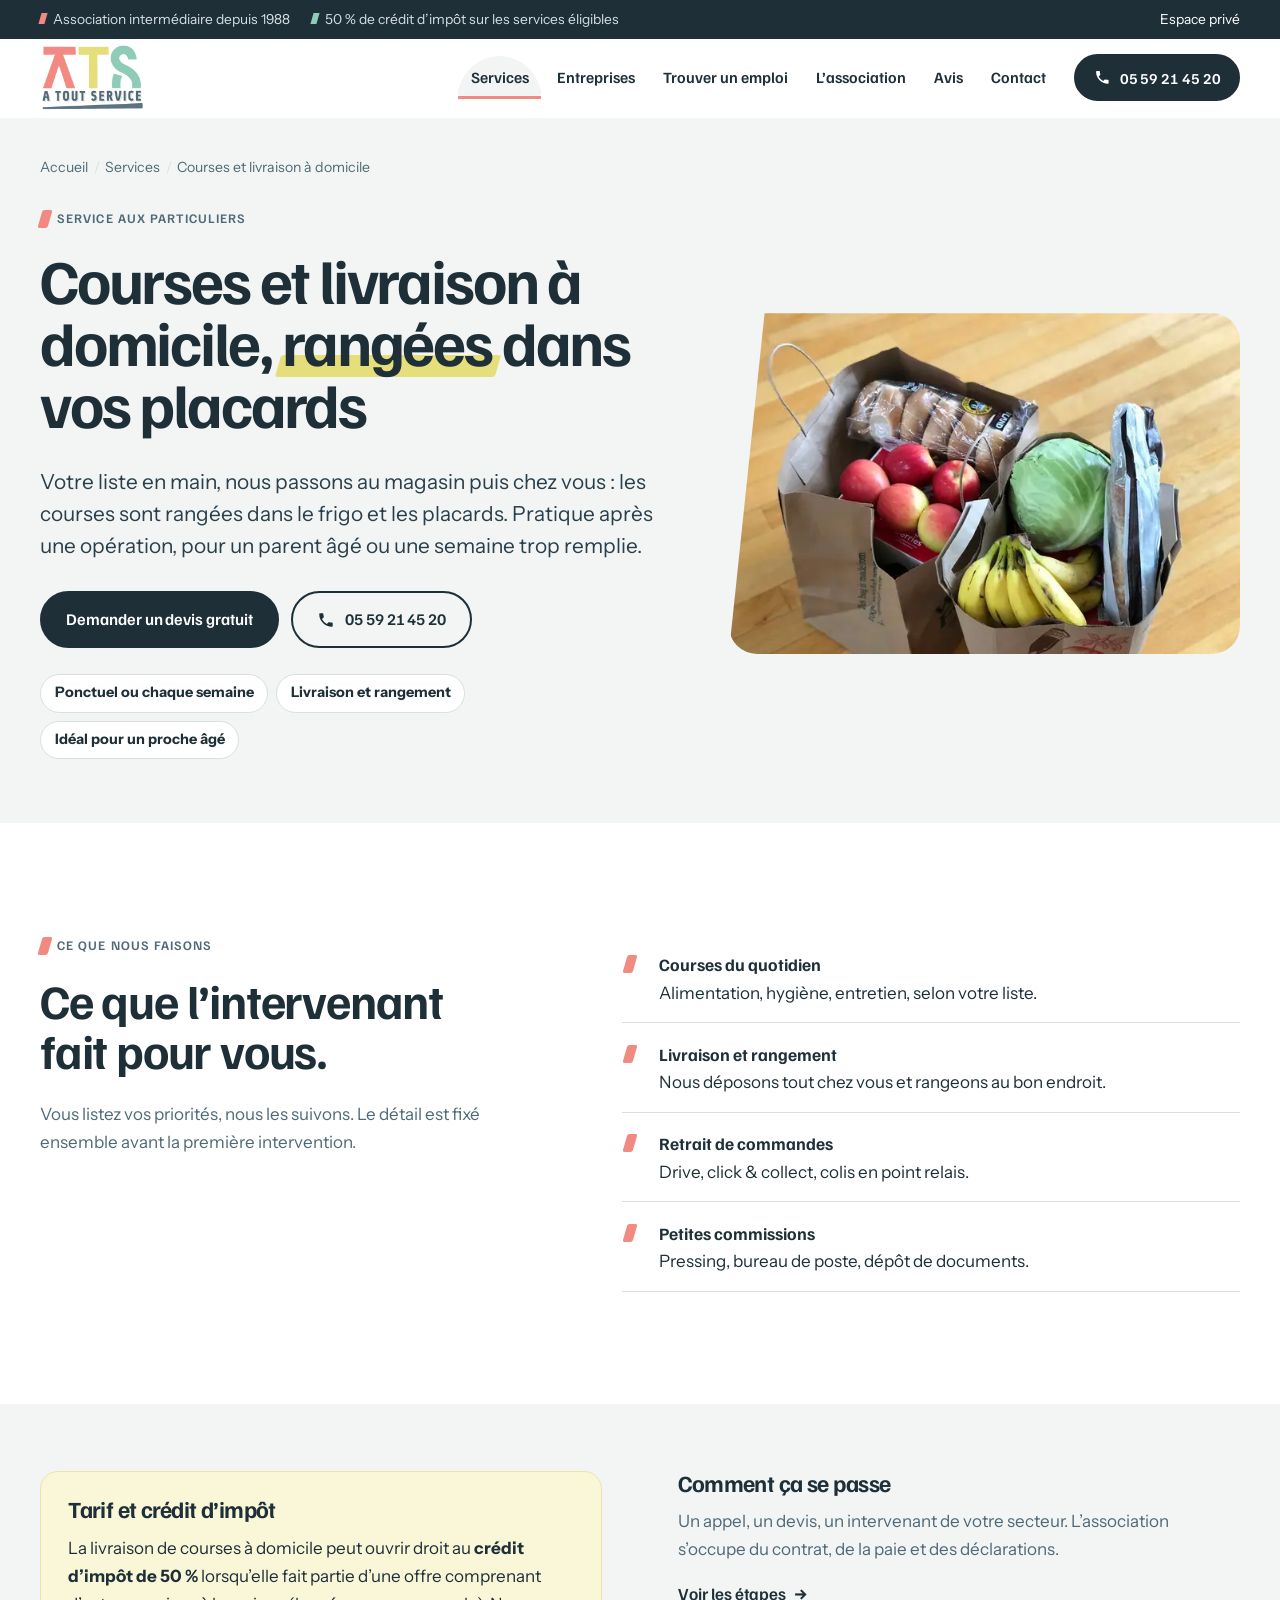
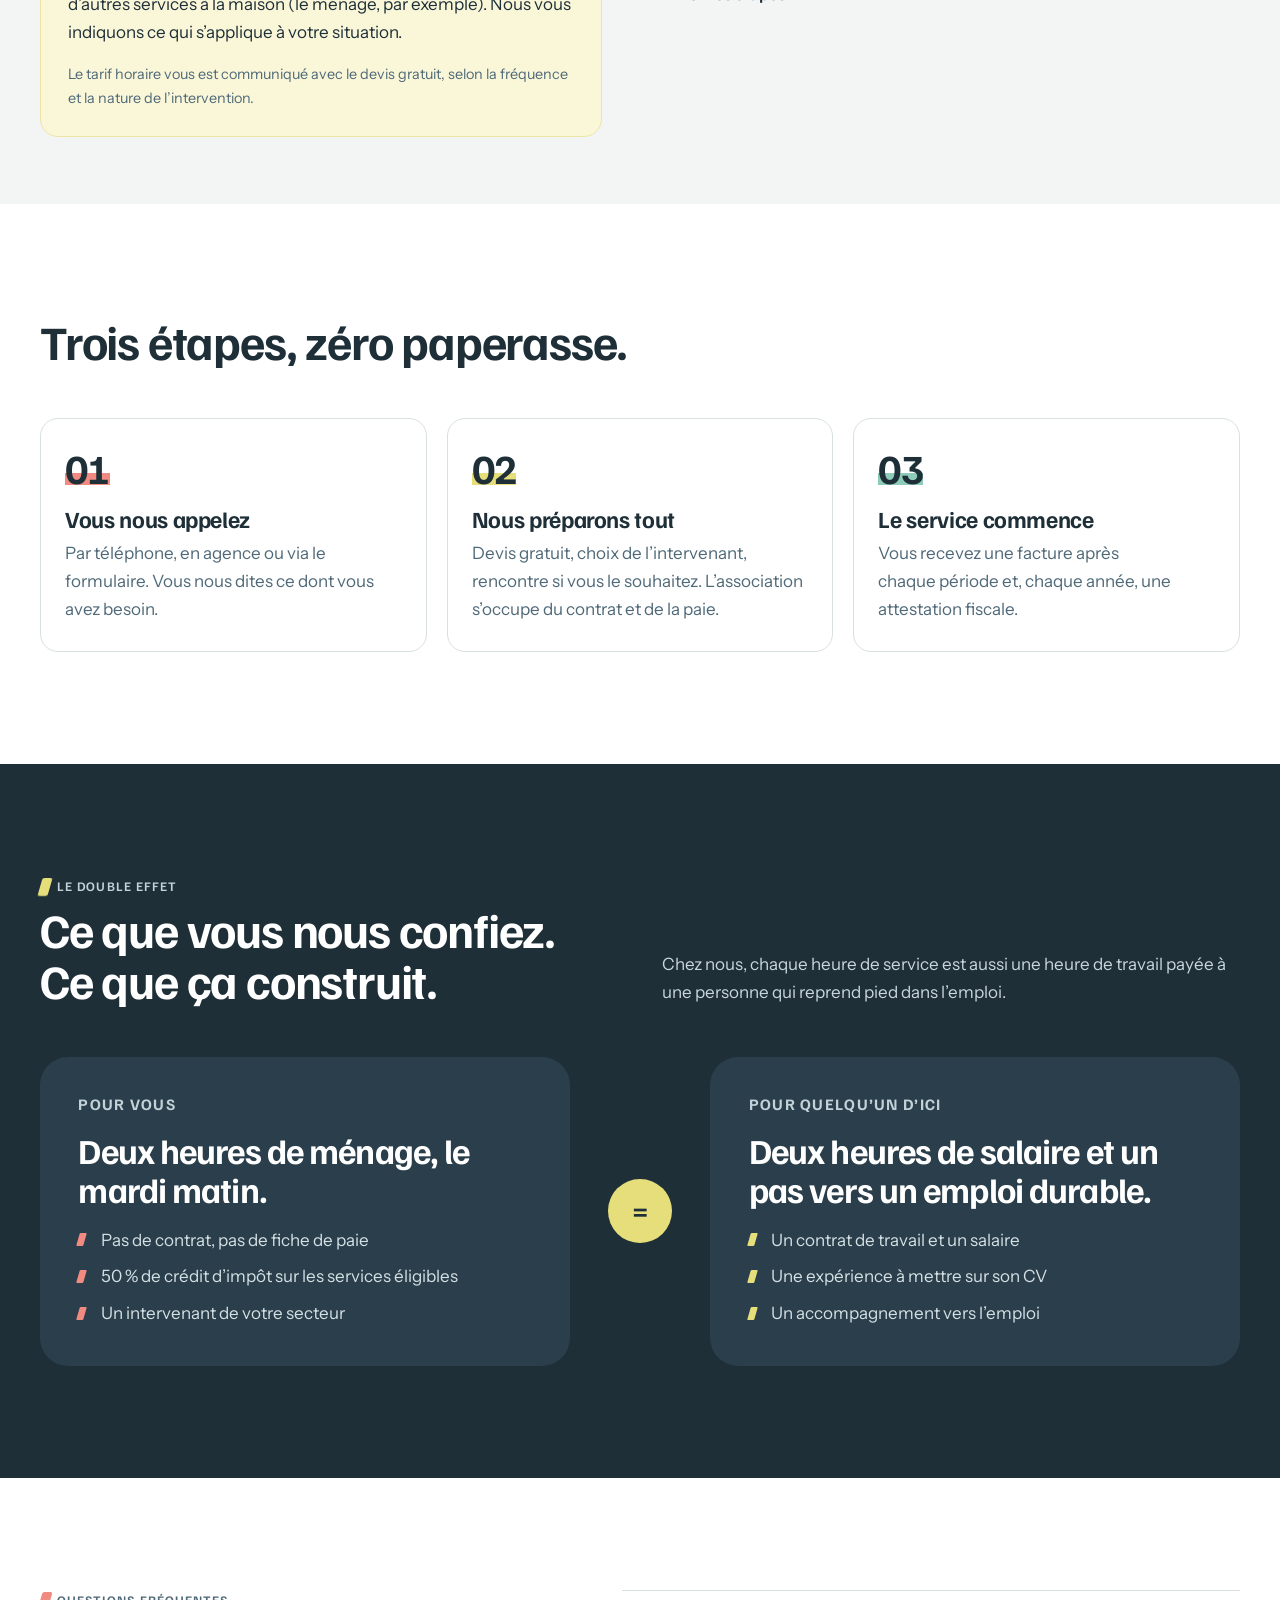
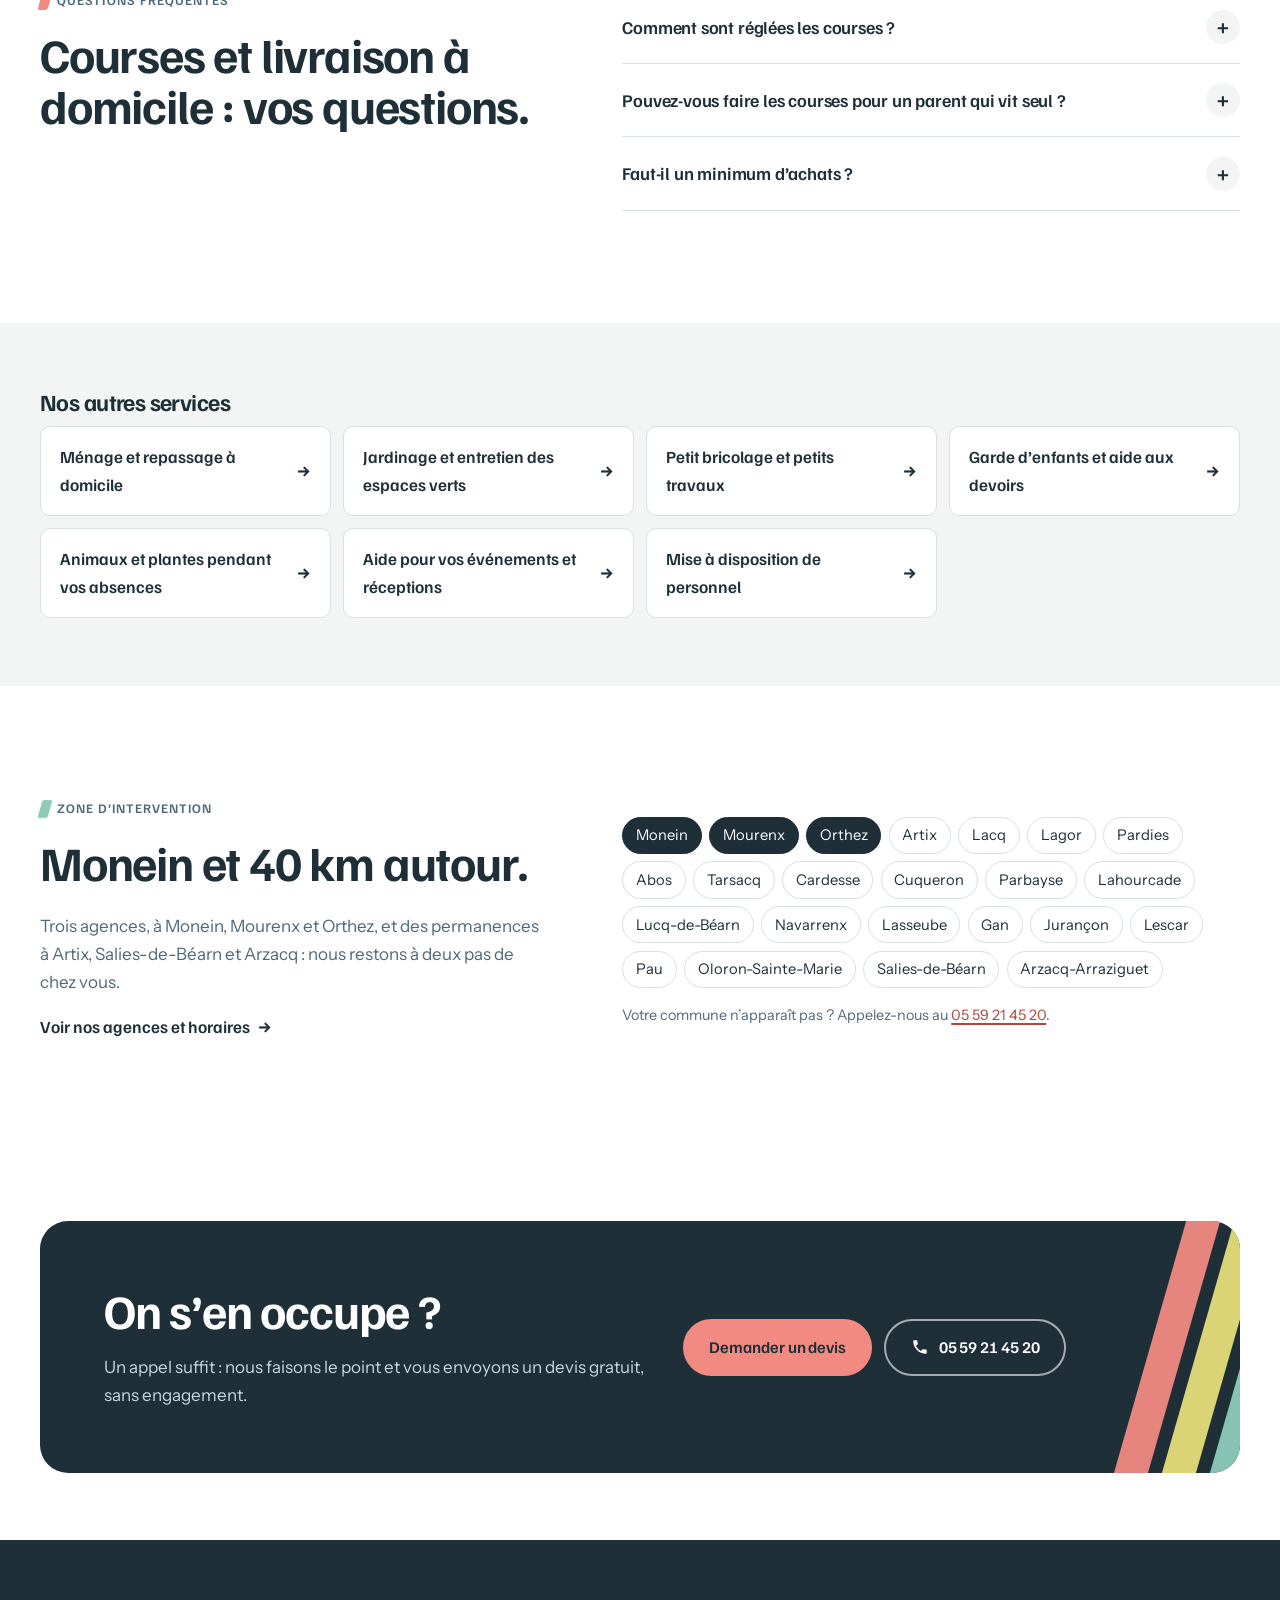
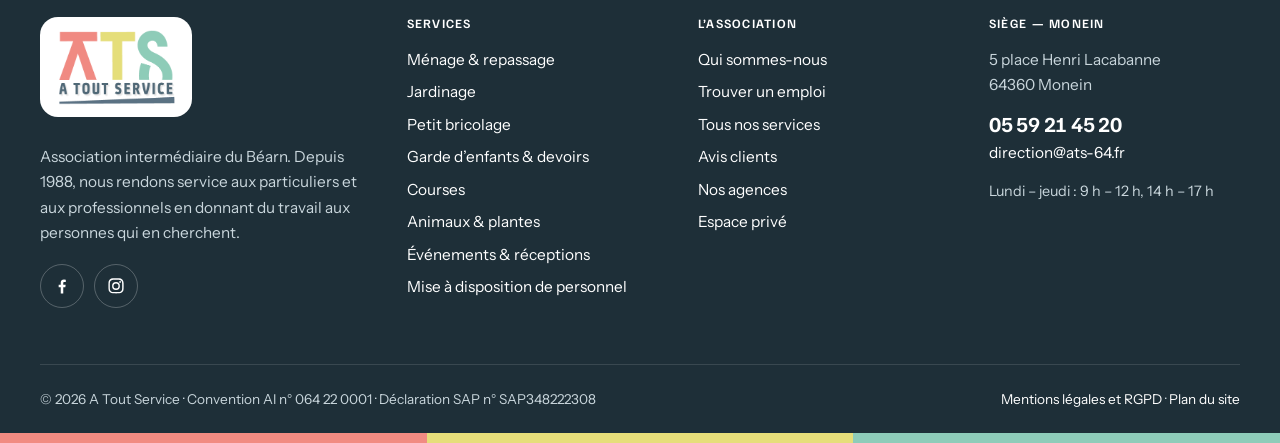
<file: service-courses-livraison.html>
<!DOCTYPE html>
<html lang="fr">
<head>
  <meta charset="utf-8">
  <meta name="viewport" content="width=device-width, initial-scale=1">
  <title>Courses et livraison à domicile à Monein | A Tout Service</title>
  <meta name="description" content="Nous faisons vos courses et les rangeons chez vous : après une opération, pour un proche âgé ou une semaine chargée. Monein et 40 km autour.">
  <link rel="canonical" href="https://www.atoutservice64.fr/service-courses-livraison.html">
  <meta name="theme-color" content="#1E2F38">
  <meta name="robots" content="index, follow">

  <!-- Open Graph / Twitter -->
  <meta property="og:type" content="website">
  <meta property="og:locale" content="fr_FR">
  <meta property="og:site_name" content="A Tout Service">
  <meta property="og:title" content="Courses et livraison à domicile à Monein | A Tout Service">
  <meta property="og:description" content="Nous faisons vos courses et les rangeons chez vous : après une opération, pour un proche âgé ou une semaine chargée. Monein et 40 km autour.">
  <meta property="og:url" content="https://www.atoutservice64.fr/service-courses-livraison.html">
  <meta property="og:image" content="https://www.atoutservice64.fr/assets/img/og-ats.jpg">
  <meta property="og:image:width" content="1200">
  <meta property="og:image:height" content="630">
  <meta property="og:image:alt" content="Logo A Tout Service : un coup de main chez vous, un emploi pour quelqu’un d’ici">
  <meta name="twitter:card" content="summary_large_image">
  <meta name="twitter:title" content="Courses et livraison à domicile à Monein | A Tout Service">
  <meta name="twitter:description" content="Nous faisons vos courses et les rangeons chez vous : après une opération, pour un proche âgé ou une semaine chargée. Monein et 40 km autour.">
  <meta name="twitter:image" content="https://www.atoutservice64.fr/assets/img/og-ats.jpg">

  <!-- Icônes -->
  <link rel="icon" href="assets/img/favicon.svg" type="image/svg+xml">
  <link rel="icon" href="assets/img/favicon-32.png" sizes="32x32" type="image/png">
  <link rel="apple-touch-icon" href="assets/img/apple-touch-icon.png">

  <!-- Polices : Familjen Grotesk (titres) + Instrument Sans (texte) -->
  <link rel="preconnect" href="https://fonts.googleapis.com">
  <link rel="preconnect" href="https://fonts.gstatic.com" crossorigin>
  <link rel="stylesheet" href="https://fonts.googleapis.com/css2?family=Familjen+Grotesk:wght@600;700&family=Instrument+Sans:wght@400;600;700&display=swap">
  <link rel="stylesheet" href="assets/css/style.css">
  <script>document.documentElement.classList.add('js')</script>
  <script src="assets/js/main.js" defer></script>
  <script type="application/ld+json">
  {
    "@context": "https://schema.org",
    "@type": "Service",
    "name": "Courses et livraison à domicile",
    "serviceType": "Courses et livraison à domicile",
    "description": "Nous faisons vos courses et les rangeons chez vous : après une opération, pour un proche âgé ou une semaine chargée. Monein et 40 km autour.",
    "url": "https://www.atoutservice64.fr/service-courses-livraison.html",
    "image": "https://www.atoutservice64.fr/assets/img/courses-1200.webp",
    "provider": {
      "@id": "https://www.atoutservice64.fr/#organisation",
      "@type": "EmploymentAgency",
      "name": "A Tout Service",
      "telephone": "+33 5 59 21 45 20",
      "address": {
        "@type": "PostalAddress",
        "streetAddress": "5 place Henri Lacabanne",
        "postalCode": "64360",
        "addressLocality": "Monein",
        "addressCountry": "FR"
      }
    },
    "areaServed": [
      {
        "@type": "City",
        "name": "Monein"
      },
      {
        "@type": "City",
        "name": "Mourenx"
      },
      {
        "@type": "City",
        "name": "Orthez"
      },
      {
        "@type": "City",
        "name": "Artix"
      },
      {
        "@type": "City",
        "name": "Lacq"
      },
      {
        "@type": "City",
        "name": "Lagor"
      },
      {
        "@type": "City",
        "name": "Pardies"
      },
      {
        "@type": "City",
        "name": "Abos"
      },
      {
        "@type": "City",
        "name": "Tarsacq"
      },
      {
        "@type": "City",
        "name": "Cardesse"
      },
      {
        "@type": "City",
        "name": "Cuqueron"
      },
      {
        "@type": "City",
        "name": "Parbayse"
      },
      {
        "@type": "City",
        "name": "Lahourcade"
      },
      {
        "@type": "City",
        "name": "Lucq-de-Béarn"
      },
      {
        "@type": "City",
        "name": "Navarrenx"
      },
      {
        "@type": "City",
        "name": "Lasseube"
      },
      {
        "@type": "City",
        "name": "Gan"
      },
      {
        "@type": "City",
        "name": "Jurançon"
      },
      {
        "@type": "City",
        "name": "Lescar"
      },
      {
        "@type": "City",
        "name": "Pau"
      },
      {
        "@type": "City",
        "name": "Oloron-Sainte-Marie"
      },
      {
        "@type": "City",
        "name": "Salies-de-Béarn"
      },
      {
        "@type": "City",
        "name": "Arzacq-Arraziguet"
      }
    ],
    "audience": {
      "@type": "Audience",
      "audienceType": "Particuliers"
    }
  }
  </script>
  <script type="application/ld+json">
  {
    "@context": "https://schema.org",
    "@type": "BreadcrumbList",
    "itemListElement": [
      {
        "@type": "ListItem",
        "position": 1,
        "name": "Accueil",
        "item": "https://www.atoutservice64.fr/"
      },
      {
        "@type": "ListItem",
        "position": 2,
        "name": "Services",
        "item": "https://www.atoutservice64.fr/services.html"
      },
      {
        "@type": "ListItem",
        "position": 3,
        "name": "Courses et livraison à domicile",
        "item": "https://www.atoutservice64.fr/service-courses-livraison.html"
      }
    ]
  }
  </script>
  <script type="application/ld+json">
  {
    "@context": "https://schema.org",
    "@type": "FAQPage",
    "mainEntity": [
      {
        "@type": "Question",
        "name": "Comment sont réglées les courses ?",
        "acceptedAnswer": {
          "@type": "Answer",
          "text": "Le mode de règlement des achats se convient ensemble au moment de la demande. Le plus simple : une commande en drive que nous récupérons et livrons."
        }
      },
      {
        "@type": "Question",
        "name": "Pouvez-vous faire les courses pour un parent qui vit seul ?",
        "acceptedAnswer": {
          "@type": "Answer",
          "text": "Oui, c’est une demande fréquente. Vous pouvez organiser le service pour votre proche ; nous restons en lien avec vous."
        }
      },
      {
        "@type": "Question",
        "name": "Faut-il un minimum d’achats ?",
        "acceptedAnswer": {
          "@type": "Answer",
          "text": "Non. Le service est facturé au temps passé, pas au montant du panier."
        }
      }
    ]
  }
  </script>
</head>
<body>
  <a class="skip-link" href="#contenu">Aller au contenu</a>

  <!-- ====== Barre haute ====== -->
  <div class="topbar">
    <div class="wrap">
      <p class="topbar__info" style="margin:0"><span>Association intermédiaire depuis 1988</span><span>50 % de crédit d’impôt sur les services éligibles</span></p>
      <p class="topbar__links" style="margin:0"><a href="https://77.197.211.142/?LOG=GTA265" rel="nofollow noopener">Espace privé</a></p>
    </div>
  </div>

  <!-- ====== En-tête ====== -->
  <header class="site-header">
    <div class="wrap">
      <a class="logo" href="index.html" aria-label="A Tout Service, retour à l’accueil">
        <img src="assets/img/logo-ats.webp" width="336" height="209" alt="A Tout Service">
      </a>
      <button class="burger" type="button" aria-expanded="false" aria-controls="menu"><span class="burger__bars" aria-hidden="true"></span>Menu</button>
      <nav class="nav" id="menu" aria-label="Navigation principale">
        <ul class="nav__list">
          <li><a href="index.html">Accueil</a></li>
          <li class="has-sub"><a href="services.html" aria-current="page">Services</a>
            <ul class="nav__sub">
            <li><a href="service-menage-repassage.html">Ménage & repassage<small>Ménage courant, grand nettoyage, vitres, repassage.</small></a></li>
            <li><a href="service-jardinage-espaces-verts.html">Jardinage<small>Tonte, haies, désherbage, feuilles mortes.</small></a></li>
            <li><a href="service-bricolage-petits-travaux.html">Petit bricolage<small>Montage de meubles, fixations, petites réparations.</small></a></li>
            <li><a href="service-garde-enfants-aide-devoirs.html">Garde d’enfants & devoirs<small>Sortie d’école, garde des 3 ans et plus, devoirs.</small></a></li>
            <li><a href="service-courses-livraison.html">Courses<small>Courses, livraison, rangement et petites commissions.</small></a></li>
            <li><a href="service-animaux-plantes-absences.html">Animaux & plantes<small>Nourrir, promener, arroser, relever le courrier.</small></a></li>
            <li><a href="service-aide-evenements-reception.html">Événements & réceptions<small>Mise en place, service, plonge et rangement.</small></a></li>
            <li class="pro"><a href="service-mise-a-disposition-personnel.html">Mise à disposition de personnel<small>Remplacements, surcroîts d’activité, missions ponctuelles.</small></a></li>
            </ul>
          </li>
          <li><a href="service-mise-a-disposition-personnel.html">Entreprises</a></li>
          <li><a href="trouver-un-emploi.html">Trouver un emploi</a></li>
          <li><a href="a-propos.html">L’association</a></li>
          <li><a href="avis.html">Avis</a></li>
          <li><a href="contact.html">Contact</a></li>
        </ul>
        <a class="btn nav__cta" href="tel:+33559214520"><svg viewBox="0 0 24 24" aria-hidden="true" fill="currentColor"><path d="M6.6 10.8a15.1 15.1 0 0 0 6.6 6.6l2.2-2.2a1 1 0 0 1 1-.25 11.4 11.4 0 0 0 3.6.57 1 1 0 0 1 1 1V20a1 1 0 0 1-1 1A17 17 0 0 1 3 4a1 1 0 0 1 1-1h3.5a1 1 0 0 1 1 1c0 1.25.2 2.45.57 3.57a1 1 0 0 1-.25 1z"/></svg><span>05 59 21 45 20</span></a>
      </nav>
    </div>
  </header>

  <main id="contenu">

    <!-- ====== En-tête de page ====== -->
    <section class="page-hero">
      <div class="wrap">
        <nav class="fil" aria-label="Fil d’Ariane"><ol><li><a href="index.html">Accueil</a></li><li><a href="services.html">Services</a></li><li aria-current="page">Courses et livraison à domicile</li></ol></nav>
        <div class="page-hero__grid">
          <div>
            <p class="eyebrow">Service aux particuliers</p>
            <h1>Courses et livraison à domicile, <span class="trait trait--soleil">rangées</span> dans vos placards</h1>
            <p class="lead">Votre liste en main, nous passons au magasin puis chez vous : les courses sont rangées dans le frigo et les placards. Pratique après une opération, pour un parent âgé ou une semaine trop remplie.</p>
            <div class="btn-row" style="margin-top:1.8rem">
              <a class="btn" href="contact.html?service=courses-livraison">Demander un devis gratuit</a>
              <a class="btn btn--ghost" href="tel:+33559214520"><svg viewBox="0 0 24 24" aria-hidden="true" fill="currentColor"><path d="M6.6 10.8a15.1 15.1 0 0 0 6.6 6.6l2.2-2.2a1 1 0 0 1 1-.25 11.4 11.4 0 0 0 3.6.57 1 1 0 0 1 1 1V20a1 1 0 0 1-1 1A17 17 0 0 1 3 4a1 1 0 0 1 1-1h3.5a1 1 0 0 1 1 1c0 1.25.2 2.45.57 3.57a1 1 0 0 1-.25 1z"/></svg>05 59 21 45 20</a>
            </div>
            <ul class="atouts"><li>Ponctuel ou chaque semaine</li><li>Livraison et rangement</li><li>Idéal pour un proche âgé</li></ul>
          </div>
          <figure><img src="assets/img/courses-1200.webp" srcset="assets/img/courses-640.webp 640w, assets/img/courses-1200.webp 1200w" sizes="(max-width: 900px) 100vw, 520px" width="1200" height="800" alt="Deux sacs en papier remplis de fruits, légumes et pain" fetchpriority="high" decoding="async"></figure>
        </div>
      </div>
    </section>

    <!-- ====== Le détail ====== -->
    <section class="section" aria-labelledby="detail-titre">
      <div class="wrap split">
        <div class="sticky-col">
          <p class="eyebrow">Ce que nous faisons</p>
          <h2 id="detail-titre">Ce que l’intervenant fait pour vous.</h2>
          <p class="muted">Vous listez vos priorités, nous les suivons. Le détail est fixé ensemble avant la première intervention.</p>
        </div>
        <ul class="liste-coche">
          <li><strong>Courses du quotidien</strong>Alimentation, hygiène, entretien, selon votre liste.</li>
          <li><strong>Livraison et rangement</strong>Nous déposons tout chez vous et rangeons au bon endroit.</li>
          <li><strong>Retrait de commandes</strong>Drive, click & collect, colis en point relais.</li>
          <li><strong>Petites commissions</strong>Pressing, bureau de poste, dépôt de documents.</li>
        </ul>
      </div>
    </section>

    <!-- ====== Crédit d'impôt / facturation ====== -->
    <section class="section section--brume section--serree" aria-labelledby="credit-titre">
      <div class="wrap split split--egal">
        <div class="encart reveal">
          <h2 id="credit-titre" style="font-size:var(--fs-h3)">Tarif et crédit d’impôt</h2>
          <p>La livraison de courses à domicile peut ouvrir droit au <strong>crédit d’impôt de 50 %</strong> lorsqu’elle fait partie d’une offre comprenant d’autres services à la maison (le ménage, par exemple). Nous vous indiquons ce qui s’applique à votre situation.</p>
          <p class="small muted">Le tarif horaire vous est communiqué avec le devis gratuit, selon la fréquence et la nature de l’intervention.</p>
        </div>
        <div class="reveal">
          <h2 style="font-size:var(--fs-h3)">Comment ça se passe</h2>
          <p class="muted">Un appel, un devis, un intervenant de votre secteur. L’association s’occupe du contrat, de la paie et des déclarations.</p>
          <a class="lien-fleche" href="#etapes">Voir les étapes</a>
        </div>
      </div>
    </section>

    <section class="section" id="etapes" aria-labelledby="etapes-titre">
      <div class="wrap">
        <div class="sec-head sec-head--stack">
          <h2 id="etapes-titre">Trois étapes, zéro paperasse.</h2>
        </div>
        <ol class="etapes">
          <li class="etape reveal"><h3>Vous nous appelez</h3><p>Par téléphone, en agence ou via le formulaire. Vous nous dites ce dont vous avez besoin.</p></li>
          <li class="etape reveal"><h3>Nous préparons tout</h3><p>Devis gratuit, choix de l’intervenant, rencontre si vous le souhaitez. L’association s’occupe du contrat et de la paie.</p></li>
          <li class="etape reveal"><h3>Le service commence</h3><p>Vous recevez une facture après chaque période et, chaque année, une attestation fiscale.</p></li>
        </ol>
      </div>
    </section>

    <!-- ====== Signature : le double effet ====== -->
    <section class="section sombre" aria-labelledby="double-titre">
      <div class="wrap">
        <div class="sec-head">
          <div>
            <p class="eyebrow eyebrow--soleil">Le double effet</p>
            <h2 id="double-titre">Ce que vous nous confiez. Ce que ça construit.</h2>
          </div>
          <p>Chez nous, chaque heure de service est aussi une heure de travail payée à une personne qui reprend pied dans l’emploi.</p>
        </div>
        <div class="double">
          <div class="double__col reveal">
            <h3>Pour vous</h3>
            <p class="gros">Deux heures de ménage, le mardi matin.</p>
            <ul>
              <li>Pas de contrat, pas de fiche de paie</li>
              <li>50 % de crédit d’impôt sur les services éligibles</li>
              <li>Un intervenant de votre secteur</li>
            </ul>
          </div>
          <div class="double__egal" aria-hidden="true"><span>=</span></div>
          <div class="double__col double__col--eux reveal">
            <h3>Pour quelqu’un d’ici</h3>
            <p class="gros">Deux heures de salaire et un pas vers un emploi durable.</p>
            <ul>
              <li>Un contrat de travail et un salaire</li>
              <li>Une expérience à mettre sur son CV</li>
              <li>Un accompagnement vers l’emploi</li>
            </ul>
          </div>
        </div>
      </div>
    </section>

    <!-- ====== FAQ ====== -->
    <section class="section" aria-labelledby="faq-titre">
      <div class="wrap split">
        <div class="sticky-col">
          <p class="eyebrow">Questions fréquentes</p>
          <h2 id="faq-titre">Courses et livraison à domicile : vos questions.</h2>
        </div>
        <div class="faq">
          <details><summary>Comment sont réglées les courses ?</summary><div><p>Le mode de règlement des achats se convient ensemble au moment de la demande. Le plus simple : une commande en drive que nous récupérons et livrons.</p></div></details>
          <details><summary>Pouvez-vous faire les courses pour un parent qui vit seul ?</summary><div><p>Oui, c’est une demande fréquente. Vous pouvez organiser le service pour votre proche ; nous restons en lien avec vous.</p></div></details>
          <details><summary>Faut-il un minimum d’achats ?</summary><div><p>Non. Le service est facturé au temps passé, pas au montant du panier.</p></div></details>
        </div>
      </div>
    </section>

    <!-- ====== Autres services (maillage interne) ====== -->
    <section class="section section--brume section--serree" aria-labelledby="autres-titre">
      <div class="wrap">
        <h2 id="autres-titre" style="font-size:var(--fs-h3)">Nos autres services</h2>
        <ul class="autres">
          <li><a href="service-menage-repassage.html">Ménage et repassage à domicile</a></li>
          <li><a href="service-jardinage-espaces-verts.html">Jardinage et entretien des espaces verts</a></li>
          <li><a href="service-bricolage-petits-travaux.html">Petit bricolage et petits travaux</a></li>
          <li><a href="service-garde-enfants-aide-devoirs.html">Garde d’enfants et aide aux devoirs</a></li>
          <li><a href="service-animaux-plantes-absences.html">Animaux et plantes pendant vos absences</a></li>
          <li><a href="service-aide-evenements-reception.html">Aide pour vos événements et réceptions</a></li>
          <li><a href="service-mise-a-disposition-personnel.html">Mise à disposition de personnel</a></li>
        </ul>
      </div>
    </section>

    <!-- ====== Zone d'intervention ====== -->
    <section class="section" aria-labelledby="zone-titre">
      <div class="wrap split">
        <div>
          <p class="eyebrow eyebrow--menthe">Zone d’intervention</p>
          <h2 id="zone-titre">Monein et 40 km autour.</h2>
          <p class="muted">Trois agences, à Monein, Mourenx et Orthez, et des permanences à Artix, Salies-de-Béarn et Arzacq : nous restons à deux pas de chez vous.</p>
          <a class="lien-fleche" href="contact.html">Voir nos agences et horaires</a>
        </div>
        <div>
          <ul class="communes">
            <li class="fort">Monein</li><li class="fort">Mourenx</li><li class="fort">Orthez</li><li>Artix</li><li>Lacq</li><li>Lagor</li><li>Pardies</li><li>Abos</li><li>Tarsacq</li><li>Cardesse</li><li>Cuqueron</li><li>Parbayse</li><li>Lahourcade</li><li>Lucq-de-Béarn</li><li>Navarrenx</li><li>Lasseube</li><li>Gan</li><li>Jurançon</li><li>Lescar</li><li>Pau</li><li>Oloron-Sainte-Marie</li><li>Salies-de-Béarn</li><li>Arzacq-Arraziguet</li>
          </ul>
          <p class="small muted" style="margin-top:1rem">Votre commune n’apparaît pas ? Appelez-nous au <a href="tel:+33559214520">05 59 21 45 20</a>.</p>
        </div>
      </div>
    </section>

    <!-- ====== Appel à l'action ====== -->
    <section class="section section--serree" aria-labelledby="cta-titre">
      <div class="wrap">
        <div class="cta sombre reveal">
          <div>
            <h2 id="cta-titre">On s’en occupe ?</h2>
            <p>Un appel suffit : nous faisons le point et vous envoyons un devis gratuit, sans engagement.</p>
          </div>
          <div class="btn-row">
            <a class="btn btn--corail" href="contact.html">Demander un devis</a>
            <a class="btn btn--ghost" href="tel:+33559214520"><svg viewBox="0 0 24 24" aria-hidden="true" fill="currentColor"><path d="M6.6 10.8a15.1 15.1 0 0 0 6.6 6.6l2.2-2.2a1 1 0 0 1 1-.25 11.4 11.4 0 0 0 3.6.57 1 1 0 0 1 1 1V20a1 1 0 0 1-1 1A17 17 0 0 1 3 4a1 1 0 0 1 1-1h3.5a1 1 0 0 1 1 1c0 1.25.2 2.45.57 3.57a1 1 0 0 1-.25 1z"/></svg>05 59 21 45 20</a>
          </div>
          <div class="cta__bandes" aria-hidden="true"><span></span><span></span><span></span></div>
        </div>
      </div>
    </section>
  </main>

  <!-- ====== Pied de page ====== -->
  <footer class="site-footer">
    <div class="wrap footer__grid">
      <div>
        <a class="footer__logo" href="index.html"><img src="assets/img/logo-ats.webp" width="336" height="209" alt="A Tout Service" loading="lazy"></a>
        <p>Association intermédiaire du Béarn. Depuis 1988, nous rendons service aux particuliers et aux professionnels en donnant du travail aux personnes qui en cherchent.</p>
        <div class="footer__social">
          <a href="https://www.facebook.com/atoutservice64/" rel="noopener" aria-label="A Tout Service sur Facebook"><svg viewBox="0 0 24 24" aria-hidden="true"><path d="M13.5 21v-7.5h2.5l.4-3h-2.9V8.6c0-.87.25-1.46 1.5-1.46h1.55V4.47A21 21 0 0 0 14.3 4.3c-2.2 0-3.8 1.35-3.8 3.84v2.36H8v3h2.5V21z"/></svg></a>
          <a href="https://www.instagram.com/atoutservice64/" rel="noopener" aria-label="A Tout Service sur Instagram"><svg viewBox="0 0 24 24" aria-hidden="true"><path d="M12 7.3A4.7 4.7 0 1 0 16.7 12 4.7 4.7 0 0 0 12 7.3zm0 7.7a3 3 0 1 1 3-3 3 3 0 0 1-3 3zm6-7.9a1.1 1.1 0 1 1-1.1-1.1A1.1 1.1 0 0 1 18 7.1zM21 8a5.4 5.4 0 0 0-1.5-3.8A5.4 5.4 0 0 0 15.7 2.7C14.2 2.6 9.8 2.6 8.3 2.7A5.4 5.4 0 0 0 4.5 4.2 5.4 5.4 0 0 0 3 8c-.1 1.5-.1 6 0 7.5a5.4 5.4 0 0 0 1.5 3.8 5.4 5.4 0 0 0 3.8 1.5c1.5.1 6 .1 7.5 0a5.4 5.4 0 0 0 3.8-1.5 5.4 5.4 0 0 0 1.5-3.8c.1-1.5.1-6 0-7.5zm-2 9.2a3 3 0 0 1-1.7 1.7c-1.2.5-4 .4-5.3.4s-4.1.1-5.3-.4A3 3 0 0 1 5 17.2c-.5-1.2-.4-4-.4-5.2s-.1-4.1.4-5.3A3 3 0 0 1 6.7 5c1.2-.5 4-.4 5.3-.4s4.1-.1 5.3.4A3 3 0 0 1 19 6.7c.5 1.2.4 4 .4 5.3s.1 4-.4 5.2z"/></svg></a>
        </div>
      </div>
      <div>
        <h2>Services</h2>
        <ul>
            <li><a href="service-menage-repassage.html">Ménage & repassage</a></li>
            <li><a href="service-jardinage-espaces-verts.html">Jardinage</a></li>
            <li><a href="service-bricolage-petits-travaux.html">Petit bricolage</a></li>
            <li><a href="service-garde-enfants-aide-devoirs.html">Garde d’enfants & devoirs</a></li>
            <li><a href="service-courses-livraison.html">Courses</a></li>
            <li><a href="service-animaux-plantes-absences.html">Animaux & plantes</a></li>
            <li><a href="service-aide-evenements-reception.html">Événements & réceptions</a></li>
            <li><a href="service-mise-a-disposition-personnel.html">Mise à disposition de personnel</a></li>
        </ul>
      </div>
      <div>
        <h2>L’association</h2>
        <ul>
          <li><a href="a-propos.html">Qui sommes-nous</a></li>
          <li><a href="trouver-un-emploi.html">Trouver un emploi</a></li>
          <li><a href="services.html">Tous nos services</a></li>
          <li><a href="avis.html">Avis clients</a></li>
          <li><a href="contact.html">Nos agences</a></li>
          <li><a href="https://77.197.211.142/?LOG=GTA265" rel="nofollow noopener">Espace privé</a></li>
        </ul>
      </div>
      <div>
        <h2>Siège — Monein</h2>
        <address style="font-style:normal">5 place Henri Lacabanne<br>64360 Monein</address>
        <p style="margin-top:.8rem"><a class="footer__tel" href="tel:+33559214520">05 59 21 45 20</a><br><a href="mailto:direction@ats-64.fr">direction@ats-64.fr</a></p>
        <p class="small">Lundi – jeudi : 9 h – 12 h, 14 h – 17 h</p>
      </div>
    </div>
    <div class="wrap footer__bas">
      <p style="margin:0">© <span data-annee>2026</span> A Tout Service · Convention AI n° 064 22 0001 · Déclaration SAP n° SAP348222308</p>
      <p style="margin:0"><a href="mentions-legales.html">Mentions légales et RGPD</a> · <a href="sitemap.xml">Plan du site</a></p>
    </div>
    <div class="footer__traits" aria-hidden="true"><span></span><span></span><span></span></div>
  </footer>

  <a class="btn btn--corail appel-mobile" href="tel:+33559214520"><svg viewBox="0 0 24 24" aria-hidden="true" fill="currentColor"><path d="M6.6 10.8a15.1 15.1 0 0 0 6.6 6.6l2.2-2.2a1 1 0 0 1 1-.25 11.4 11.4 0 0 0 3.6.57 1 1 0 0 1 1 1V20a1 1 0 0 1-1 1A17 17 0 0 1 3 4a1 1 0 0 1 1-1h3.5a1 1 0 0 1 1 1c0 1.25.2 2.45.57 3.57a1 1 0 0 1-.25 1z"/></svg><span>Appeler le 05 59 21 45 20</span></a>
</body>
</html>
</file>
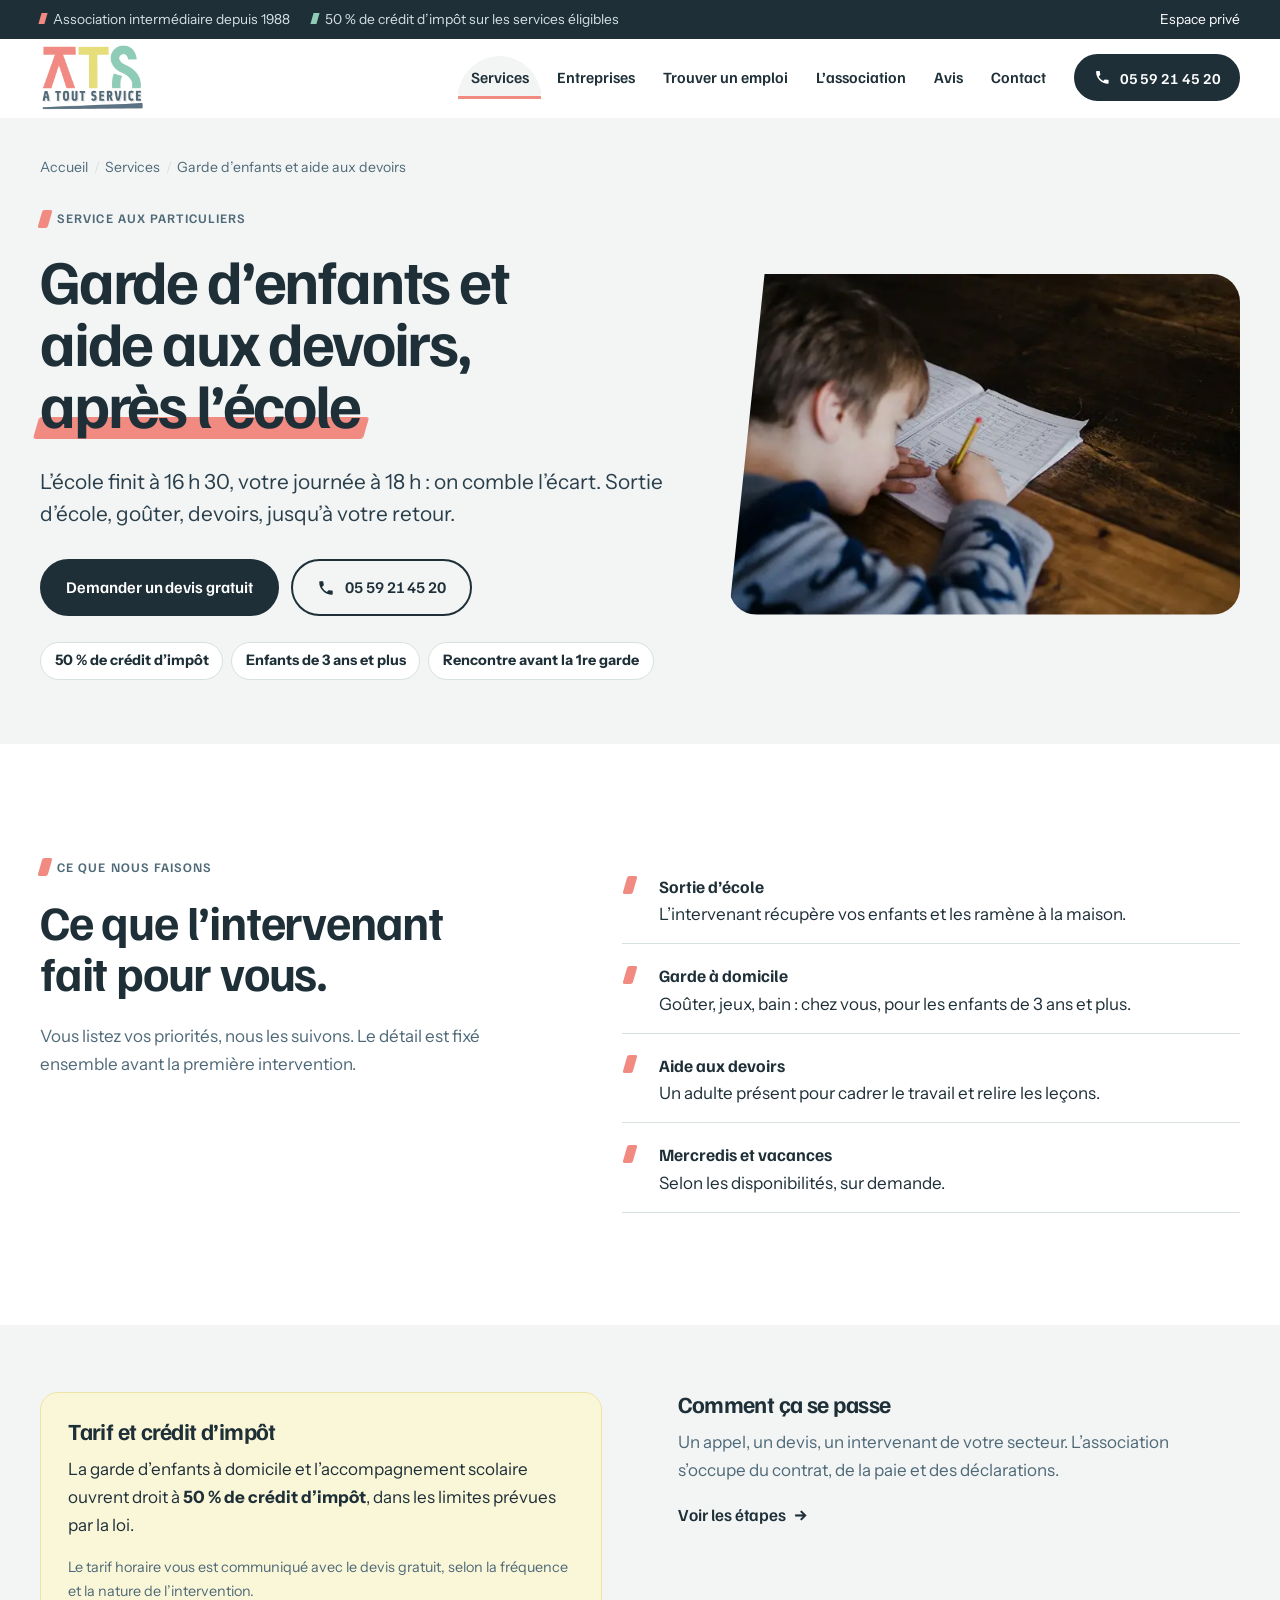
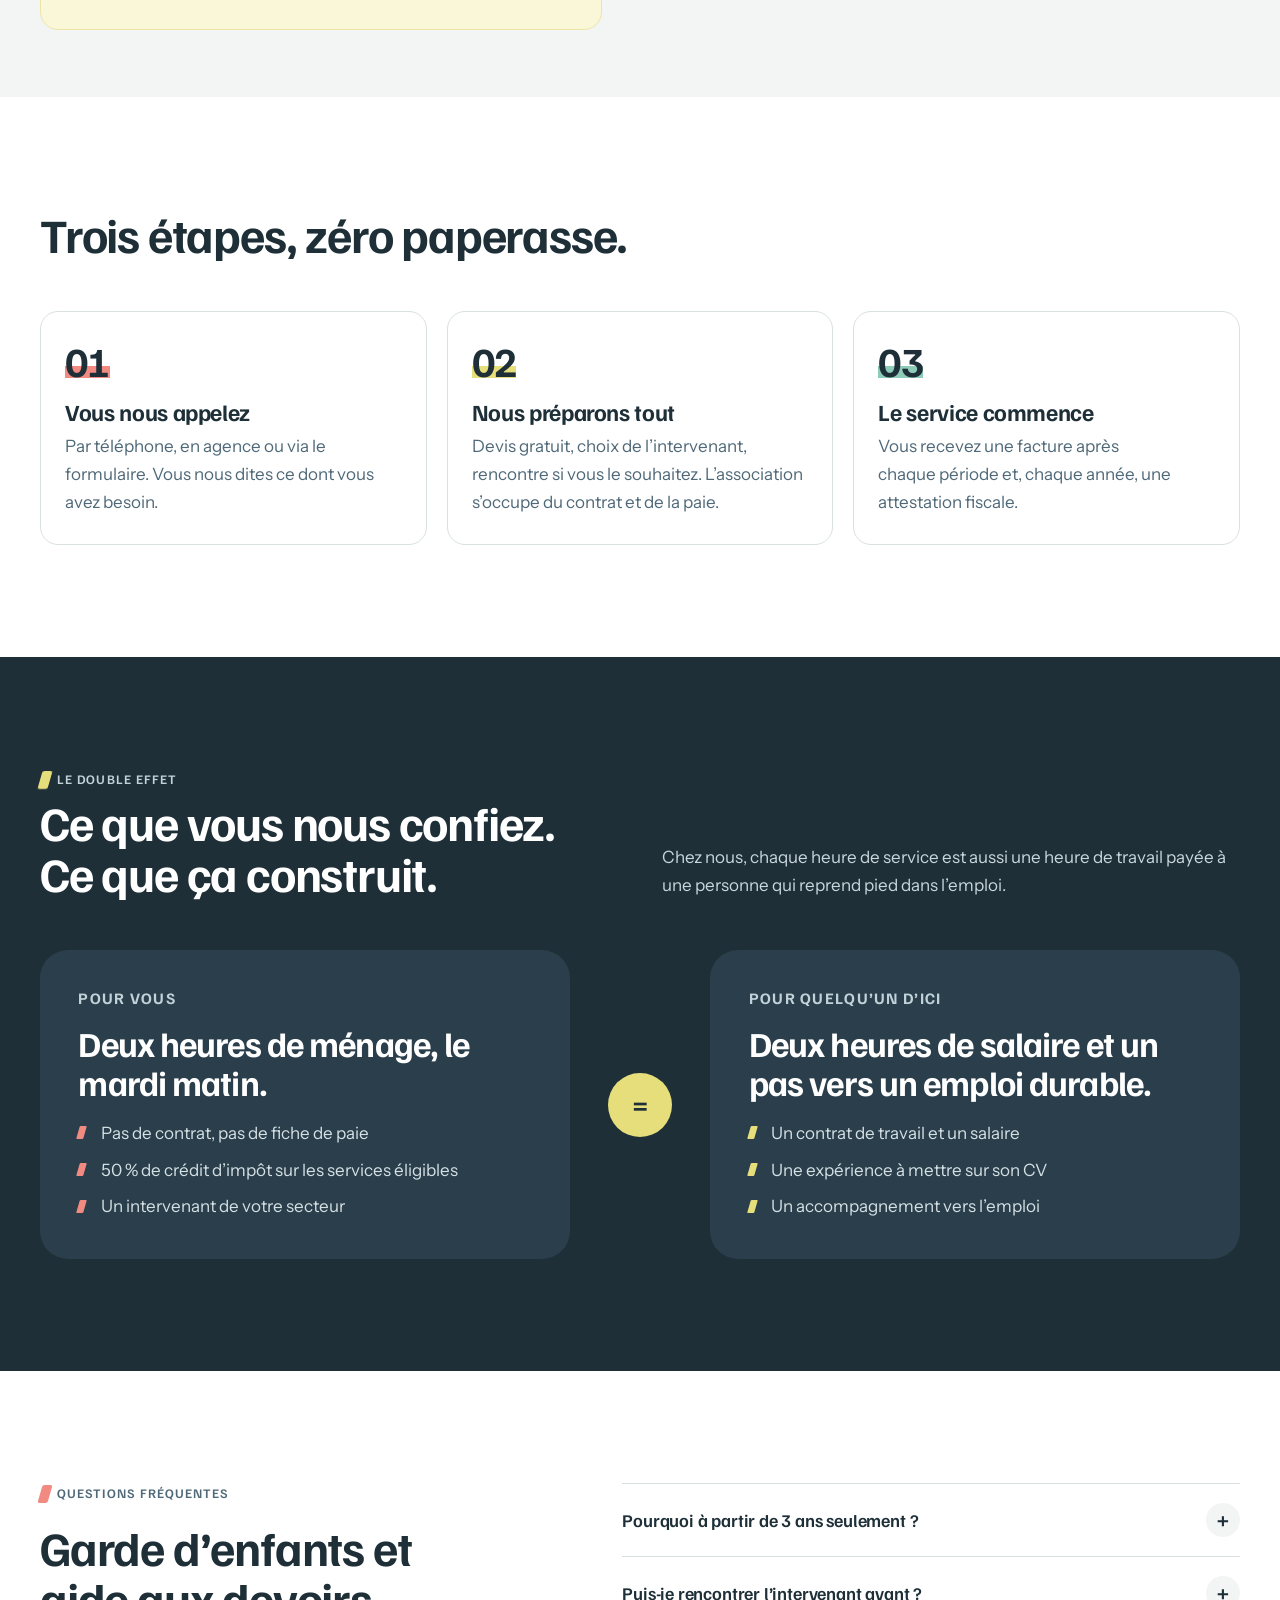
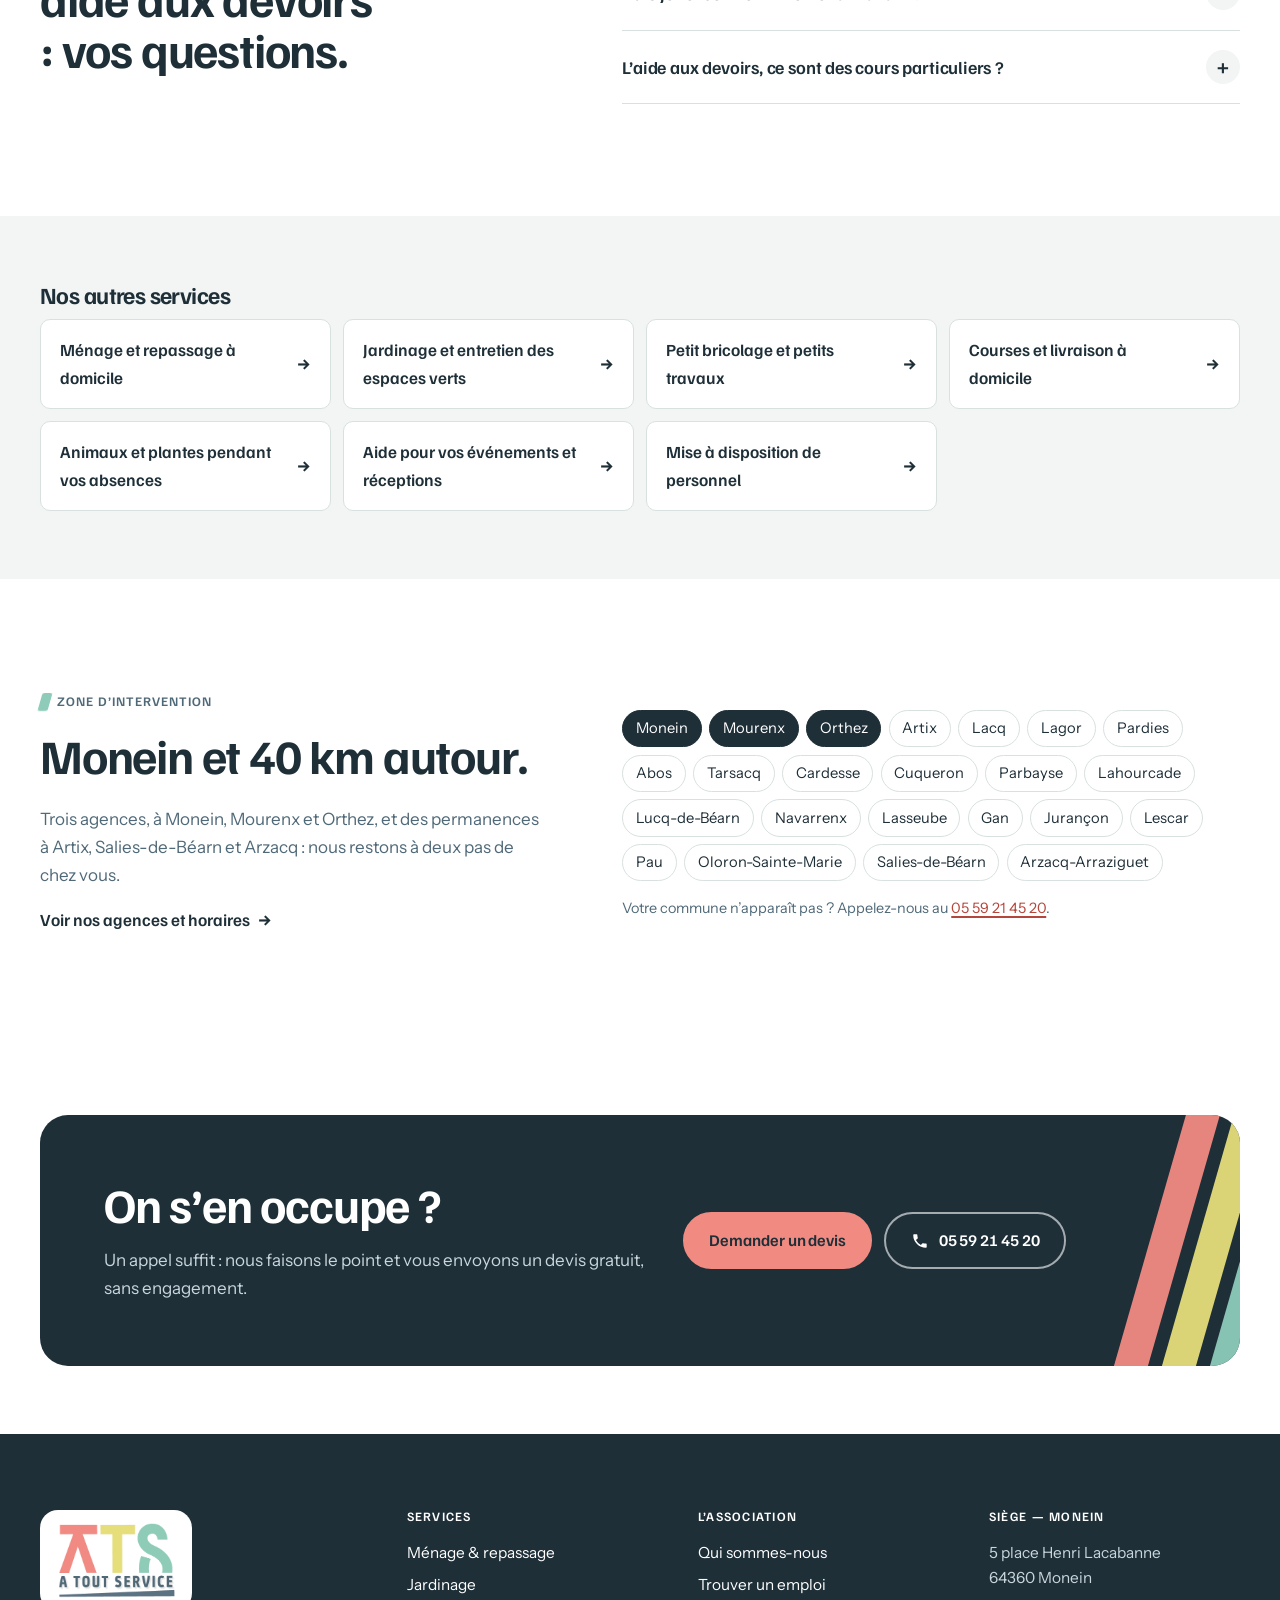
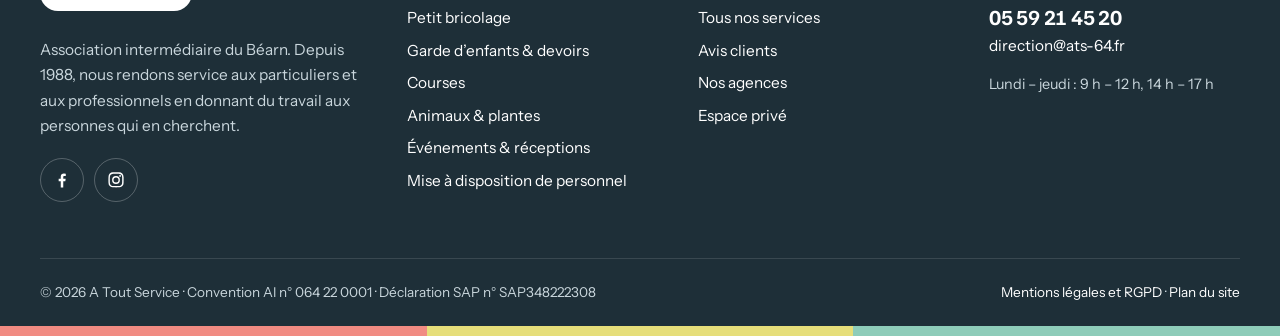
<file: service-garde-enfants-aide-devoirs.html>
<!DOCTYPE html>
<html lang="fr">
<head>
  <meta charset="utf-8">
  <meta name="viewport" content="width=device-width, initial-scale=1">
  <title>Garde d’enfants et aide aux devoirs, Monein | A Tout Service</title>
  <meta name="description" content="Sortie d’école, garde à domicile des enfants de plus de 3 ans, aide aux devoirs : une personne de confiance près de chez vous. 50 % de crédit d’impôt.">
  <link rel="canonical" href="https://www.atoutservice64.fr/service-garde-enfants-aide-devoirs.html">
  <meta name="theme-color" content="#1E2F38">
  <meta name="robots" content="index, follow">

  <!-- Open Graph / Twitter -->
  <meta property="og:type" content="website">
  <meta property="og:locale" content="fr_FR">
  <meta property="og:site_name" content="A Tout Service">
  <meta property="og:title" content="Garde d’enfants et aide aux devoirs, Monein | A Tout Service">
  <meta property="og:description" content="Sortie d’école, garde à domicile des enfants de plus de 3 ans, aide aux devoirs : une personne de confiance près de chez vous. 50 % de crédit d’impôt.">
  <meta property="og:url" content="https://www.atoutservice64.fr/service-garde-enfants-aide-devoirs.html">
  <meta property="og:image" content="https://www.atoutservice64.fr/assets/img/og-ats.jpg">
  <meta property="og:image:width" content="1200">
  <meta property="og:image:height" content="630">
  <meta property="og:image:alt" content="Logo A Tout Service : un coup de main chez vous, un emploi pour quelqu’un d’ici">
  <meta name="twitter:card" content="summary_large_image">
  <meta name="twitter:title" content="Garde d’enfants et aide aux devoirs, Monein | A Tout Service">
  <meta name="twitter:description" content="Sortie d’école, garde à domicile des enfants de plus de 3 ans, aide aux devoirs : une personne de confiance près de chez vous. 50 % de crédit d’impôt.">
  <meta name="twitter:image" content="https://www.atoutservice64.fr/assets/img/og-ats.jpg">

  <!-- Icônes -->
  <link rel="icon" href="assets/img/favicon.svg" type="image/svg+xml">
  <link rel="icon" href="assets/img/favicon-32.png" sizes="32x32" type="image/png">
  <link rel="apple-touch-icon" href="assets/img/apple-touch-icon.png">

  <!-- Polices : Familjen Grotesk (titres) + Instrument Sans (texte) -->
  <link rel="preconnect" href="https://fonts.googleapis.com">
  <link rel="preconnect" href="https://fonts.gstatic.com" crossorigin>
  <link rel="stylesheet" href="https://fonts.googleapis.com/css2?family=Familjen+Grotesk:wght@600;700&family=Instrument+Sans:wght@400;600;700&display=swap">
  <link rel="stylesheet" href="assets/css/style.css">
  <script>document.documentElement.classList.add('js')</script>
  <script src="assets/js/main.js" defer></script>
  <script type="application/ld+json">
  {
    "@context": "https://schema.org",
    "@type": "Service",
    "name": "Garde d’enfants et aide aux devoirs",
    "serviceType": "Garde d’enfants à domicile et aide aux devoirs",
    "description": "Sortie d’école, garde à domicile des enfants de plus de 3 ans, aide aux devoirs : une personne de confiance près de chez vous. 50 % de crédit d’impôt.",
    "url": "https://www.atoutservice64.fr/service-garde-enfants-aide-devoirs.html",
    "image": "https://www.atoutservice64.fr/assets/img/devoirs-1200.webp",
    "provider": {
      "@id": "https://www.atoutservice64.fr/#organisation",
      "@type": "EmploymentAgency",
      "name": "A Tout Service",
      "telephone": "+33 5 59 21 45 20",
      "address": {
        "@type": "PostalAddress",
        "streetAddress": "5 place Henri Lacabanne",
        "postalCode": "64360",
        "addressLocality": "Monein",
        "addressCountry": "FR"
      }
    },
    "areaServed": [
      {
        "@type": "City",
        "name": "Monein"
      },
      {
        "@type": "City",
        "name": "Mourenx"
      },
      {
        "@type": "City",
        "name": "Orthez"
      },
      {
        "@type": "City",
        "name": "Artix"
      },
      {
        "@type": "City",
        "name": "Lacq"
      },
      {
        "@type": "City",
        "name": "Lagor"
      },
      {
        "@type": "City",
        "name": "Pardies"
      },
      {
        "@type": "City",
        "name": "Abos"
      },
      {
        "@type": "City",
        "name": "Tarsacq"
      },
      {
        "@type": "City",
        "name": "Cardesse"
      },
      {
        "@type": "City",
        "name": "Cuqueron"
      },
      {
        "@type": "City",
        "name": "Parbayse"
      },
      {
        "@type": "City",
        "name": "Lahourcade"
      },
      {
        "@type": "City",
        "name": "Lucq-de-Béarn"
      },
      {
        "@type": "City",
        "name": "Navarrenx"
      },
      {
        "@type": "City",
        "name": "Lasseube"
      },
      {
        "@type": "City",
        "name": "Gan"
      },
      {
        "@type": "City",
        "name": "Jurançon"
      },
      {
        "@type": "City",
        "name": "Lescar"
      },
      {
        "@type": "City",
        "name": "Pau"
      },
      {
        "@type": "City",
        "name": "Oloron-Sainte-Marie"
      },
      {
        "@type": "City",
        "name": "Salies-de-Béarn"
      },
      {
        "@type": "City",
        "name": "Arzacq-Arraziguet"
      }
    ],
    "audience": {
      "@type": "Audience",
      "audienceType": "Particuliers"
    }
  }
  </script>
  <script type="application/ld+json">
  {
    "@context": "https://schema.org",
    "@type": "BreadcrumbList",
    "itemListElement": [
      {
        "@type": "ListItem",
        "position": 1,
        "name": "Accueil",
        "item": "https://www.atoutservice64.fr/"
      },
      {
        "@type": "ListItem",
        "position": 2,
        "name": "Services",
        "item": "https://www.atoutservice64.fr/services.html"
      },
      {
        "@type": "ListItem",
        "position": 3,
        "name": "Garde d’enfants et aide aux devoirs",
        "item": "https://www.atoutservice64.fr/service-garde-enfants-aide-devoirs.html"
      }
    ]
  }
  </script>
  <script type="application/ld+json">
  {
    "@context": "https://schema.org",
    "@type": "FAQPage",
    "mainEntity": [
      {
        "@type": "Question",
        "name": "Pourquoi à partir de 3 ans seulement ?",
        "acceptedAnswer": {
          "@type": "Answer",
          "text": "La garde des enfants de moins de 3 ans demande une autorisation spécifique que nous ne détenons pas. Pour les tout-petits, rapprochez-vous du relais petite enfance de votre secteur."
        }
      },
      {
        "@type": "Question",
        "name": "Puis-je rencontrer l’intervenant avant ?",
        "acceptedAnswer": {
          "@type": "Answer",
          "text": "Oui, et nous y tenons : une rencontre est organisée avant la première garde, avec vous et vos enfants."
        }
      },
      {
        "@type": "Question",
        "name": "L’aide aux devoirs, ce sont des cours particuliers ?",
        "acceptedAnswer": {
          "@type": "Answer",
          "text": "Non. Il s’agit d’un accompagnement : un adulte veille à ce que les devoirs soient faits et aide à réviser. Pour un soutien disciplinaire poussé, un enseignant particulier sera plus adapté."
        }
      }
    ]
  }
  </script>
</head>
<body>
  <a class="skip-link" href="#contenu">Aller au contenu</a>

  <!-- ====== Barre haute ====== -->
  <div class="topbar">
    <div class="wrap">
      <p class="topbar__info" style="margin:0"><span>Association intermédiaire depuis 1988</span><span>50 % de crédit d’impôt sur les services éligibles</span></p>
      <p class="topbar__links" style="margin:0"><a href="https://77.197.211.142/?LOG=GTA265" rel="nofollow noopener">Espace privé</a></p>
    </div>
  </div>

  <!-- ====== En-tête ====== -->
  <header class="site-header">
    <div class="wrap">
      <a class="logo" href="index.html" aria-label="A Tout Service, retour à l’accueil">
        <img src="assets/img/logo-ats.webp" width="336" height="209" alt="A Tout Service">
      </a>
      <button class="burger" type="button" aria-expanded="false" aria-controls="menu"><span class="burger__bars" aria-hidden="true"></span>Menu</button>
      <nav class="nav" id="menu" aria-label="Navigation principale">
        <ul class="nav__list">
          <li><a href="index.html">Accueil</a></li>
          <li class="has-sub"><a href="services.html" aria-current="page">Services</a>
            <ul class="nav__sub">
            <li><a href="service-menage-repassage.html">Ménage & repassage<small>Ménage courant, grand nettoyage, vitres, repassage.</small></a></li>
            <li><a href="service-jardinage-espaces-verts.html">Jardinage<small>Tonte, haies, désherbage, feuilles mortes.</small></a></li>
            <li><a href="service-bricolage-petits-travaux.html">Petit bricolage<small>Montage de meubles, fixations, petites réparations.</small></a></li>
            <li><a href="service-garde-enfants-aide-devoirs.html">Garde d’enfants & devoirs<small>Sortie d’école, garde des 3 ans et plus, devoirs.</small></a></li>
            <li><a href="service-courses-livraison.html">Courses<small>Courses, livraison, rangement et petites commissions.</small></a></li>
            <li><a href="service-animaux-plantes-absences.html">Animaux & plantes<small>Nourrir, promener, arroser, relever le courrier.</small></a></li>
            <li><a href="service-aide-evenements-reception.html">Événements & réceptions<small>Mise en place, service, plonge et rangement.</small></a></li>
            <li class="pro"><a href="service-mise-a-disposition-personnel.html">Mise à disposition de personnel<small>Remplacements, surcroîts d’activité, missions ponctuelles.</small></a></li>
            </ul>
          </li>
          <li><a href="service-mise-a-disposition-personnel.html">Entreprises</a></li>
          <li><a href="trouver-un-emploi.html">Trouver un emploi</a></li>
          <li><a href="a-propos.html">L’association</a></li>
          <li><a href="avis.html">Avis</a></li>
          <li><a href="contact.html">Contact</a></li>
        </ul>
        <a class="btn nav__cta" href="tel:+33559214520"><svg viewBox="0 0 24 24" aria-hidden="true" fill="currentColor"><path d="M6.6 10.8a15.1 15.1 0 0 0 6.6 6.6l2.2-2.2a1 1 0 0 1 1-.25 11.4 11.4 0 0 0 3.6.57 1 1 0 0 1 1 1V20a1 1 0 0 1-1 1A17 17 0 0 1 3 4a1 1 0 0 1 1-1h3.5a1 1 0 0 1 1 1c0 1.25.2 2.45.57 3.57a1 1 0 0 1-.25 1z"/></svg><span>05 59 21 45 20</span></a>
      </nav>
    </div>
  </header>

  <main id="contenu">

    <!-- ====== En-tête de page ====== -->
    <section class="page-hero">
      <div class="wrap">
        <nav class="fil" aria-label="Fil d’Ariane"><ol><li><a href="index.html">Accueil</a></li><li><a href="services.html">Services</a></li><li aria-current="page">Garde d’enfants et aide aux devoirs</li></ol></nav>
        <div class="page-hero__grid">
          <div>
            <p class="eyebrow">Service aux particuliers</p>
            <h1>Garde d’enfants et aide aux devoirs, <span class="trait">après l’école</span></h1>
            <p class="lead">L’école finit à 16 h 30, votre journée à 18 h : on comble l’écart. Sortie d’école, goûter, devoirs, jusqu’à votre retour.</p>
            <div class="btn-row" style="margin-top:1.8rem">
              <a class="btn" href="contact.html?service=garde-enfants-aide-devoirs">Demander un devis gratuit</a>
              <a class="btn btn--ghost" href="tel:+33559214520"><svg viewBox="0 0 24 24" aria-hidden="true" fill="currentColor"><path d="M6.6 10.8a15.1 15.1 0 0 0 6.6 6.6l2.2-2.2a1 1 0 0 1 1-.25 11.4 11.4 0 0 0 3.6.57 1 1 0 0 1 1 1V20a1 1 0 0 1-1 1A17 17 0 0 1 3 4a1 1 0 0 1 1-1h3.5a1 1 0 0 1 1 1c0 1.25.2 2.45.57 3.57a1 1 0 0 1-.25 1z"/></svg>05 59 21 45 20</a>
            </div>
            <ul class="atouts"><li>50 % de crédit d’impôt</li><li>Enfants de 3 ans et plus</li><li>Rencontre avant la 1re garde</li></ul>
          </div>
          <figure><img src="assets/img/devoirs-1200.webp" srcset="assets/img/devoirs-640.webp 640w, assets/img/devoirs-1200.webp 1200w" sizes="(max-width: 900px) 100vw, 520px" width="1200" height="800" alt="Enfant faisant ses devoirs dans un cahier sur une table en bois" fetchpriority="high" decoding="async"></figure>
        </div>
      </div>
    </section>

    <!-- ====== Le détail ====== -->
    <section class="section" aria-labelledby="detail-titre">
      <div class="wrap split">
        <div class="sticky-col">
          <p class="eyebrow">Ce que nous faisons</p>
          <h2 id="detail-titre">Ce que l’intervenant fait pour vous.</h2>
          <p class="muted">Vous listez vos priorités, nous les suivons. Le détail est fixé ensemble avant la première intervention.</p>
        </div>
        <ul class="liste-coche">
          <li><strong>Sortie d’école</strong>L’intervenant récupère vos enfants et les ramène à la maison.</li>
          <li><strong>Garde à domicile</strong>Goûter, jeux, bain : chez vous, pour les enfants de 3 ans et plus.</li>
          <li><strong>Aide aux devoirs</strong>Un adulte présent pour cadrer le travail et relire les leçons.</li>
          <li><strong>Mercredis et vacances</strong>Selon les disponibilités, sur demande.</li>
        </ul>
      </div>
    </section>

    <!-- ====== Crédit d'impôt / facturation ====== -->
    <section class="section section--brume section--serree" aria-labelledby="credit-titre">
      <div class="wrap split split--egal">
        <div class="encart reveal">
          <h2 id="credit-titre" style="font-size:var(--fs-h3)">Tarif et crédit d’impôt</h2>
          <p>La garde d’enfants à domicile et l’accompagnement scolaire ouvrent droit à <strong>50 % de crédit d’impôt</strong>, dans les limites prévues par la loi.</p>
          <p class="small muted">Le tarif horaire vous est communiqué avec le devis gratuit, selon la fréquence et la nature de l’intervention.</p>
        </div>
        <div class="reveal">
          <h2 style="font-size:var(--fs-h3)">Comment ça se passe</h2>
          <p class="muted">Un appel, un devis, un intervenant de votre secteur. L’association s’occupe du contrat, de la paie et des déclarations.</p>
          <a class="lien-fleche" href="#etapes">Voir les étapes</a>
        </div>
      </div>
    </section>

    <section class="section" id="etapes" aria-labelledby="etapes-titre">
      <div class="wrap">
        <div class="sec-head sec-head--stack">
          <h2 id="etapes-titre">Trois étapes, zéro paperasse.</h2>
        </div>
        <ol class="etapes">
          <li class="etape reveal"><h3>Vous nous appelez</h3><p>Par téléphone, en agence ou via le formulaire. Vous nous dites ce dont vous avez besoin.</p></li>
          <li class="etape reveal"><h3>Nous préparons tout</h3><p>Devis gratuit, choix de l’intervenant, rencontre si vous le souhaitez. L’association s’occupe du contrat et de la paie.</p></li>
          <li class="etape reveal"><h3>Le service commence</h3><p>Vous recevez une facture après chaque période et, chaque année, une attestation fiscale.</p></li>
        </ol>
      </div>
    </section>

    <!-- ====== Signature : le double effet ====== -->
    <section class="section sombre" aria-labelledby="double-titre">
      <div class="wrap">
        <div class="sec-head">
          <div>
            <p class="eyebrow eyebrow--soleil">Le double effet</p>
            <h2 id="double-titre">Ce que vous nous confiez. Ce que ça construit.</h2>
          </div>
          <p>Chez nous, chaque heure de service est aussi une heure de travail payée à une personne qui reprend pied dans l’emploi.</p>
        </div>
        <div class="double">
          <div class="double__col reveal">
            <h3>Pour vous</h3>
            <p class="gros">Deux heures de ménage, le mardi matin.</p>
            <ul>
              <li>Pas de contrat, pas de fiche de paie</li>
              <li>50 % de crédit d’impôt sur les services éligibles</li>
              <li>Un intervenant de votre secteur</li>
            </ul>
          </div>
          <div class="double__egal" aria-hidden="true"><span>=</span></div>
          <div class="double__col double__col--eux reveal">
            <h3>Pour quelqu’un d’ici</h3>
            <p class="gros">Deux heures de salaire et un pas vers un emploi durable.</p>
            <ul>
              <li>Un contrat de travail et un salaire</li>
              <li>Une expérience à mettre sur son CV</li>
              <li>Un accompagnement vers l’emploi</li>
            </ul>
          </div>
        </div>
      </div>
    </section>

    <!-- ====== FAQ ====== -->
    <section class="section" aria-labelledby="faq-titre">
      <div class="wrap split">
        <div class="sticky-col">
          <p class="eyebrow">Questions fréquentes</p>
          <h2 id="faq-titre">Garde d’enfants et aide aux devoirs : vos questions.</h2>
        </div>
        <div class="faq">
          <details><summary>Pourquoi à partir de 3 ans seulement ?</summary><div><p>La garde des enfants de moins de 3 ans demande une autorisation spécifique que nous ne détenons pas. Pour les tout-petits, rapprochez-vous du relais petite enfance de votre secteur.</p></div></details>
          <details><summary>Puis-je rencontrer l’intervenant avant ?</summary><div><p>Oui, et nous y tenons : une rencontre est organisée avant la première garde, avec vous et vos enfants.</p></div></details>
          <details><summary>L’aide aux devoirs, ce sont des cours particuliers ?</summary><div><p>Non. Il s’agit d’un accompagnement : un adulte veille à ce que les devoirs soient faits et aide à réviser. Pour un soutien disciplinaire poussé, un enseignant particulier sera plus adapté.</p></div></details>
        </div>
      </div>
    </section>

    <!-- ====== Autres services (maillage interne) ====== -->
    <section class="section section--brume section--serree" aria-labelledby="autres-titre">
      <div class="wrap">
        <h2 id="autres-titre" style="font-size:var(--fs-h3)">Nos autres services</h2>
        <ul class="autres">
          <li><a href="service-menage-repassage.html">Ménage et repassage à domicile</a></li>
          <li><a href="service-jardinage-espaces-verts.html">Jardinage et entretien des espaces verts</a></li>
          <li><a href="service-bricolage-petits-travaux.html">Petit bricolage et petits travaux</a></li>
          <li><a href="service-courses-livraison.html">Courses et livraison à domicile</a></li>
          <li><a href="service-animaux-plantes-absences.html">Animaux et plantes pendant vos absences</a></li>
          <li><a href="service-aide-evenements-reception.html">Aide pour vos événements et réceptions</a></li>
          <li><a href="service-mise-a-disposition-personnel.html">Mise à disposition de personnel</a></li>
        </ul>
      </div>
    </section>

    <!-- ====== Zone d'intervention ====== -->
    <section class="section" aria-labelledby="zone-titre">
      <div class="wrap split">
        <div>
          <p class="eyebrow eyebrow--menthe">Zone d’intervention</p>
          <h2 id="zone-titre">Monein et 40 km autour.</h2>
          <p class="muted">Trois agences, à Monein, Mourenx et Orthez, et des permanences à Artix, Salies-de-Béarn et Arzacq : nous restons à deux pas de chez vous.</p>
          <a class="lien-fleche" href="contact.html">Voir nos agences et horaires</a>
        </div>
        <div>
          <ul class="communes">
            <li class="fort">Monein</li><li class="fort">Mourenx</li><li class="fort">Orthez</li><li>Artix</li><li>Lacq</li><li>Lagor</li><li>Pardies</li><li>Abos</li><li>Tarsacq</li><li>Cardesse</li><li>Cuqueron</li><li>Parbayse</li><li>Lahourcade</li><li>Lucq-de-Béarn</li><li>Navarrenx</li><li>Lasseube</li><li>Gan</li><li>Jurançon</li><li>Lescar</li><li>Pau</li><li>Oloron-Sainte-Marie</li><li>Salies-de-Béarn</li><li>Arzacq-Arraziguet</li>
          </ul>
          <p class="small muted" style="margin-top:1rem">Votre commune n’apparaît pas ? Appelez-nous au <a href="tel:+33559214520">05 59 21 45 20</a>.</p>
        </div>
      </div>
    </section>

    <!-- ====== Appel à l'action ====== -->
    <section class="section section--serree" aria-labelledby="cta-titre">
      <div class="wrap">
        <div class="cta sombre reveal">
          <div>
            <h2 id="cta-titre">On s’en occupe ?</h2>
            <p>Un appel suffit : nous faisons le point et vous envoyons un devis gratuit, sans engagement.</p>
          </div>
          <div class="btn-row">
            <a class="btn btn--corail" href="contact.html">Demander un devis</a>
            <a class="btn btn--ghost" href="tel:+33559214520"><svg viewBox="0 0 24 24" aria-hidden="true" fill="currentColor"><path d="M6.6 10.8a15.1 15.1 0 0 0 6.6 6.6l2.2-2.2a1 1 0 0 1 1-.25 11.4 11.4 0 0 0 3.6.57 1 1 0 0 1 1 1V20a1 1 0 0 1-1 1A17 17 0 0 1 3 4a1 1 0 0 1 1-1h3.5a1 1 0 0 1 1 1c0 1.25.2 2.45.57 3.57a1 1 0 0 1-.25 1z"/></svg>05 59 21 45 20</a>
          </div>
          <div class="cta__bandes" aria-hidden="true"><span></span><span></span><span></span></div>
        </div>
      </div>
    </section>
  </main>

  <!-- ====== Pied de page ====== -->
  <footer class="site-footer">
    <div class="wrap footer__grid">
      <div>
        <a class="footer__logo" href="index.html"><img src="assets/img/logo-ats.webp" width="336" height="209" alt="A Tout Service" loading="lazy"></a>
        <p>Association intermédiaire du Béarn. Depuis 1988, nous rendons service aux particuliers et aux professionnels en donnant du travail aux personnes qui en cherchent.</p>
        <div class="footer__social">
          <a href="https://www.facebook.com/atoutservice64/" rel="noopener" aria-label="A Tout Service sur Facebook"><svg viewBox="0 0 24 24" aria-hidden="true"><path d="M13.5 21v-7.5h2.5l.4-3h-2.9V8.6c0-.87.25-1.46 1.5-1.46h1.55V4.47A21 21 0 0 0 14.3 4.3c-2.2 0-3.8 1.35-3.8 3.84v2.36H8v3h2.5V21z"/></svg></a>
          <a href="https://www.instagram.com/atoutservice64/" rel="noopener" aria-label="A Tout Service sur Instagram"><svg viewBox="0 0 24 24" aria-hidden="true"><path d="M12 7.3A4.7 4.7 0 1 0 16.7 12 4.7 4.7 0 0 0 12 7.3zm0 7.7a3 3 0 1 1 3-3 3 3 0 0 1-3 3zm6-7.9a1.1 1.1 0 1 1-1.1-1.1A1.1 1.1 0 0 1 18 7.1zM21 8a5.4 5.4 0 0 0-1.5-3.8A5.4 5.4 0 0 0 15.7 2.7C14.2 2.6 9.8 2.6 8.3 2.7A5.4 5.4 0 0 0 4.5 4.2 5.4 5.4 0 0 0 3 8c-.1 1.5-.1 6 0 7.5a5.4 5.4 0 0 0 1.5 3.8 5.4 5.4 0 0 0 3.8 1.5c1.5.1 6 .1 7.5 0a5.4 5.4 0 0 0 3.8-1.5 5.4 5.4 0 0 0 1.5-3.8c.1-1.5.1-6 0-7.5zm-2 9.2a3 3 0 0 1-1.7 1.7c-1.2.5-4 .4-5.3.4s-4.1.1-5.3-.4A3 3 0 0 1 5 17.2c-.5-1.2-.4-4-.4-5.2s-.1-4.1.4-5.3A3 3 0 0 1 6.7 5c1.2-.5 4-.4 5.3-.4s4.1-.1 5.3.4A3 3 0 0 1 19 6.7c.5 1.2.4 4 .4 5.3s.1 4-.4 5.2z"/></svg></a>
        </div>
      </div>
      <div>
        <h2>Services</h2>
        <ul>
            <li><a href="service-menage-repassage.html">Ménage & repassage</a></li>
            <li><a href="service-jardinage-espaces-verts.html">Jardinage</a></li>
            <li><a href="service-bricolage-petits-travaux.html">Petit bricolage</a></li>
            <li><a href="service-garde-enfants-aide-devoirs.html">Garde d’enfants & devoirs</a></li>
            <li><a href="service-courses-livraison.html">Courses</a></li>
            <li><a href="service-animaux-plantes-absences.html">Animaux & plantes</a></li>
            <li><a href="service-aide-evenements-reception.html">Événements & réceptions</a></li>
            <li><a href="service-mise-a-disposition-personnel.html">Mise à disposition de personnel</a></li>
        </ul>
      </div>
      <div>
        <h2>L’association</h2>
        <ul>
          <li><a href="a-propos.html">Qui sommes-nous</a></li>
          <li><a href="trouver-un-emploi.html">Trouver un emploi</a></li>
          <li><a href="services.html">Tous nos services</a></li>
          <li><a href="avis.html">Avis clients</a></li>
          <li><a href="contact.html">Nos agences</a></li>
          <li><a href="https://77.197.211.142/?LOG=GTA265" rel="nofollow noopener">Espace privé</a></li>
        </ul>
      </div>
      <div>
        <h2>Siège — Monein</h2>
        <address style="font-style:normal">5 place Henri Lacabanne<br>64360 Monein</address>
        <p style="margin-top:.8rem"><a class="footer__tel" href="tel:+33559214520">05 59 21 45 20</a><br><a href="mailto:direction@ats-64.fr">direction@ats-64.fr</a></p>
        <p class="small">Lundi – jeudi : 9 h – 12 h, 14 h – 17 h</p>
      </div>
    </div>
    <div class="wrap footer__bas">
      <p style="margin:0">© <span data-annee>2026</span> A Tout Service · Convention AI n° 064 22 0001 · Déclaration SAP n° SAP348222308</p>
      <p style="margin:0"><a href="mentions-legales.html">Mentions légales et RGPD</a> · <a href="sitemap.xml">Plan du site</a></p>
    </div>
    <div class="footer__traits" aria-hidden="true"><span></span><span></span><span></span></div>
  </footer>

  <a class="btn btn--corail appel-mobile" href="tel:+33559214520"><svg viewBox="0 0 24 24" aria-hidden="true" fill="currentColor"><path d="M6.6 10.8a15.1 15.1 0 0 0 6.6 6.6l2.2-2.2a1 1 0 0 1 1-.25 11.4 11.4 0 0 0 3.6.57 1 1 0 0 1 1 1V20a1 1 0 0 1-1 1A17 17 0 0 1 3 4a1 1 0 0 1 1-1h3.5a1 1 0 0 1 1 1c0 1.25.2 2.45.57 3.57a1 1 0 0 1-.25 1z"/></svg><span>Appeler le 05 59 21 45 20</span></a>
</body>
</html>
</file>
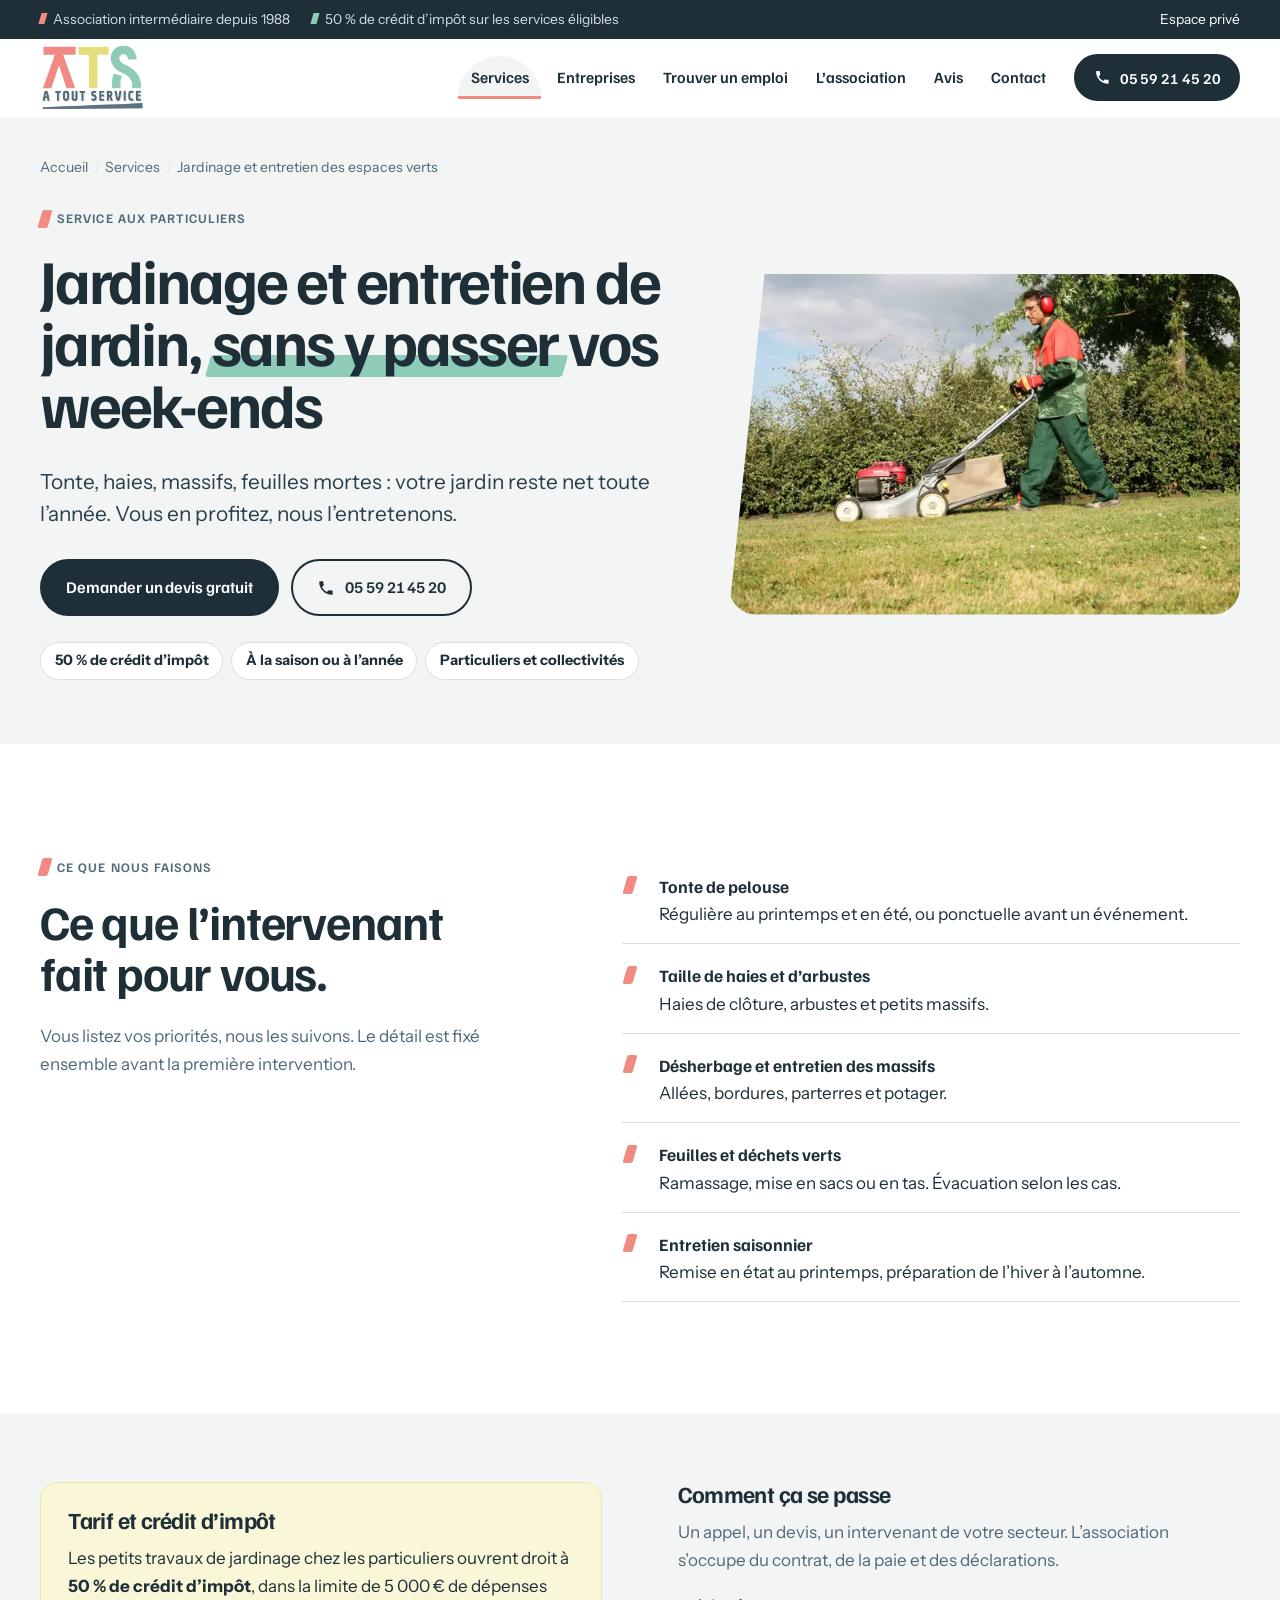
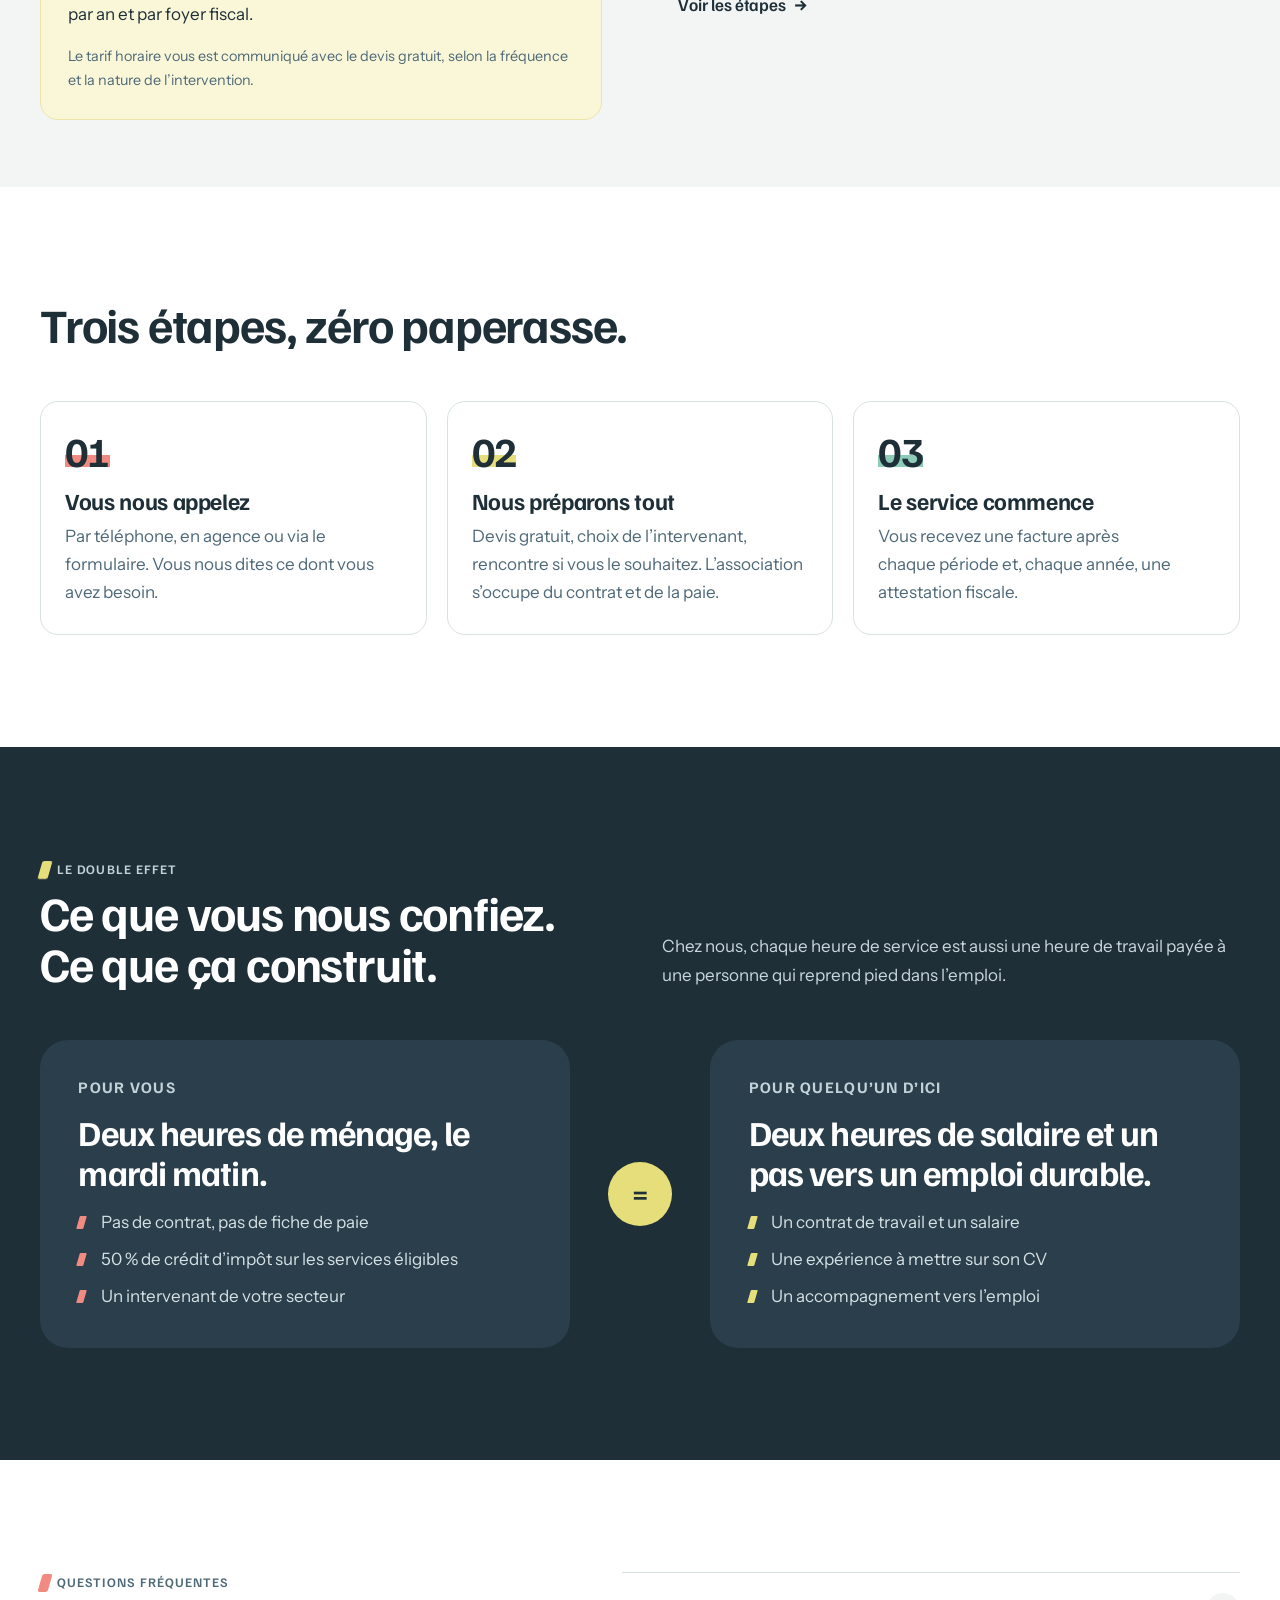
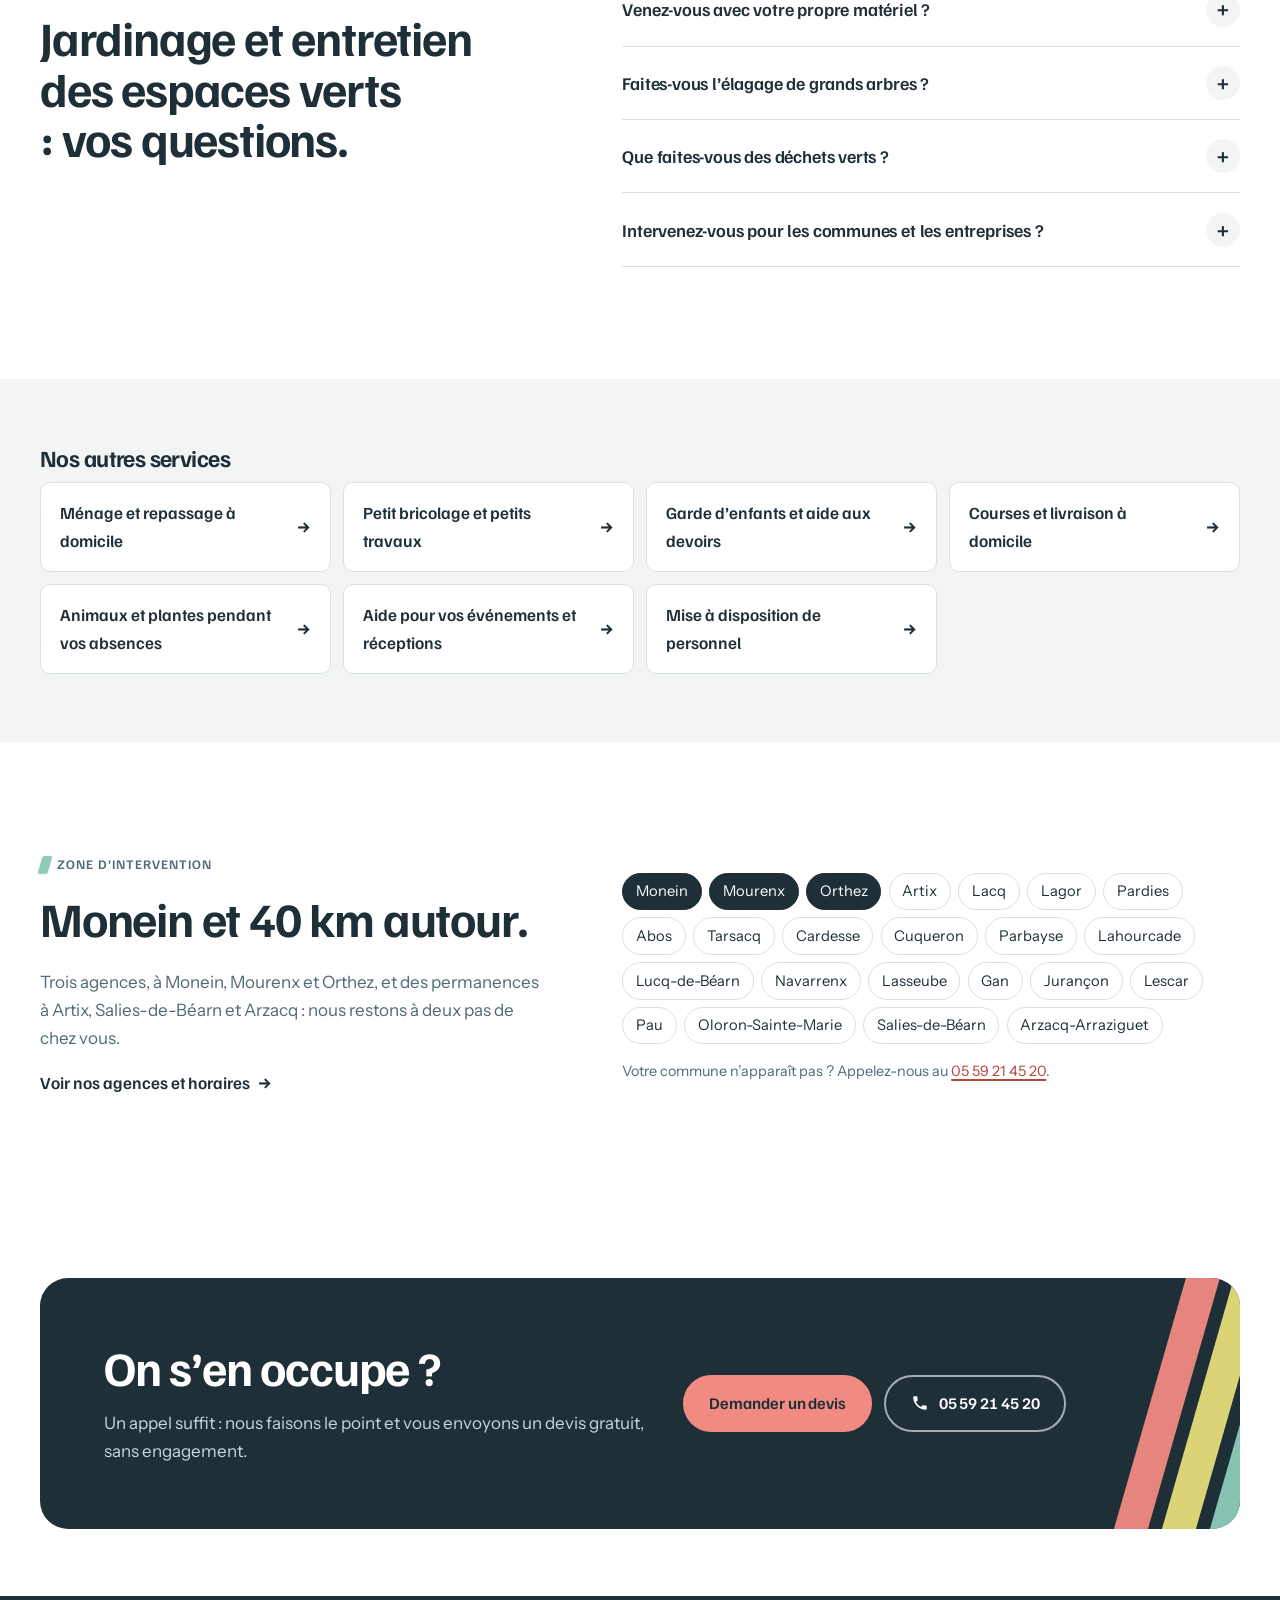
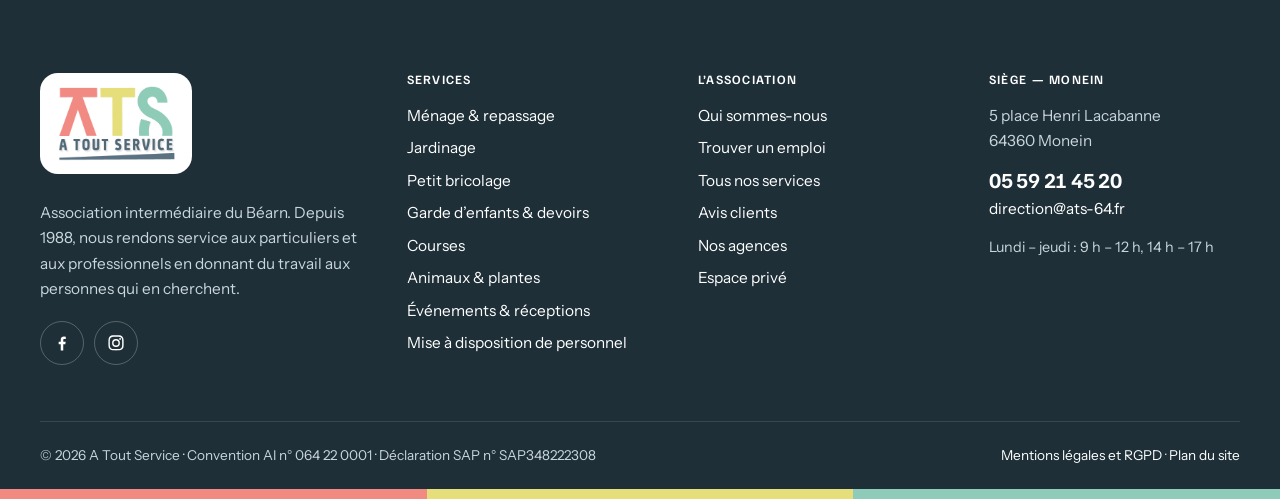
<file: service-jardinage-espaces-verts.html>
<!DOCTYPE html>
<html lang="fr">
<head>
  <meta charset="utf-8">
  <meta name="viewport" content="width=device-width, initial-scale=1">
  <title>Jardinage et entretien de jardin à Monein | A Tout Service</title>
  <meta name="description" content="Tonte, taille de haies, désherbage, ramassage des feuilles : nous entretenons votre jardin à Monein et dans un rayon de 40 km. 50 % de crédit d’impôt.">
  <link rel="canonical" href="https://www.atoutservice64.fr/service-jardinage-espaces-verts.html">
  <meta name="theme-color" content="#1E2F38">
  <meta name="robots" content="index, follow">

  <!-- Open Graph / Twitter -->
  <meta property="og:type" content="website">
  <meta property="og:locale" content="fr_FR">
  <meta property="og:site_name" content="A Tout Service">
  <meta property="og:title" content="Jardinage et entretien de jardin à Monein | A Tout Service">
  <meta property="og:description" content="Tonte, taille de haies, désherbage, ramassage des feuilles : nous entretenons votre jardin à Monein et dans un rayon de 40 km. 50 % de crédit d’impôt.">
  <meta property="og:url" content="https://www.atoutservice64.fr/service-jardinage-espaces-verts.html">
  <meta property="og:image" content="https://www.atoutservice64.fr/assets/img/og-ats.jpg">
  <meta property="og:image:width" content="1200">
  <meta property="og:image:height" content="630">
  <meta property="og:image:alt" content="Logo A Tout Service : un coup de main chez vous, un emploi pour quelqu’un d’ici">
  <meta name="twitter:card" content="summary_large_image">
  <meta name="twitter:title" content="Jardinage et entretien de jardin à Monein | A Tout Service">
  <meta name="twitter:description" content="Tonte, taille de haies, désherbage, ramassage des feuilles : nous entretenons votre jardin à Monein et dans un rayon de 40 km. 50 % de crédit d’impôt.">
  <meta name="twitter:image" content="https://www.atoutservice64.fr/assets/img/og-ats.jpg">

  <!-- Icônes -->
  <link rel="icon" href="assets/img/favicon.svg" type="image/svg+xml">
  <link rel="icon" href="assets/img/favicon-32.png" sizes="32x32" type="image/png">
  <link rel="apple-touch-icon" href="assets/img/apple-touch-icon.png">

  <!-- Polices : Familjen Grotesk (titres) + Instrument Sans (texte) -->
  <link rel="preconnect" href="https://fonts.googleapis.com">
  <link rel="preconnect" href="https://fonts.gstatic.com" crossorigin>
  <link rel="stylesheet" href="https://fonts.googleapis.com/css2?family=Familjen+Grotesk:wght@600;700&family=Instrument+Sans:wght@400;600;700&display=swap">
  <link rel="stylesheet" href="assets/css/style.css">
  <script>document.documentElement.classList.add('js')</script>
  <script src="assets/js/main.js" defer></script>
  <script type="application/ld+json">
  {
    "@context": "https://schema.org",
    "@type": "Service",
    "name": "Jardinage et entretien des espaces verts",
    "serviceType": "Entretien de jardin et espaces verts",
    "description": "Tonte, taille de haies, désherbage, ramassage des feuilles : nous entretenons votre jardin à Monein et dans un rayon de 40 km. 50 % de crédit d’impôt.",
    "url": "https://www.atoutservice64.fr/service-jardinage-espaces-verts.html",
    "image": "https://www.atoutservice64.fr/assets/img/jardinage-1200.webp",
    "provider": {
      "@id": "https://www.atoutservice64.fr/#organisation",
      "@type": "EmploymentAgency",
      "name": "A Tout Service",
      "telephone": "+33 5 59 21 45 20",
      "address": {
        "@type": "PostalAddress",
        "streetAddress": "5 place Henri Lacabanne",
        "postalCode": "64360",
        "addressLocality": "Monein",
        "addressCountry": "FR"
      }
    },
    "areaServed": [
      {
        "@type": "City",
        "name": "Monein"
      },
      {
        "@type": "City",
        "name": "Mourenx"
      },
      {
        "@type": "City",
        "name": "Orthez"
      },
      {
        "@type": "City",
        "name": "Artix"
      },
      {
        "@type": "City",
        "name": "Lacq"
      },
      {
        "@type": "City",
        "name": "Lagor"
      },
      {
        "@type": "City",
        "name": "Pardies"
      },
      {
        "@type": "City",
        "name": "Abos"
      },
      {
        "@type": "City",
        "name": "Tarsacq"
      },
      {
        "@type": "City",
        "name": "Cardesse"
      },
      {
        "@type": "City",
        "name": "Cuqueron"
      },
      {
        "@type": "City",
        "name": "Parbayse"
      },
      {
        "@type": "City",
        "name": "Lahourcade"
      },
      {
        "@type": "City",
        "name": "Lucq-de-Béarn"
      },
      {
        "@type": "City",
        "name": "Navarrenx"
      },
      {
        "@type": "City",
        "name": "Lasseube"
      },
      {
        "@type": "City",
        "name": "Gan"
      },
      {
        "@type": "City",
        "name": "Jurançon"
      },
      {
        "@type": "City",
        "name": "Lescar"
      },
      {
        "@type": "City",
        "name": "Pau"
      },
      {
        "@type": "City",
        "name": "Oloron-Sainte-Marie"
      },
      {
        "@type": "City",
        "name": "Salies-de-Béarn"
      },
      {
        "@type": "City",
        "name": "Arzacq-Arraziguet"
      }
    ],
    "audience": {
      "@type": "Audience",
      "audienceType": "Particuliers"
    }
  }
  </script>
  <script type="application/ld+json">
  {
    "@context": "https://schema.org",
    "@type": "BreadcrumbList",
    "itemListElement": [
      {
        "@type": "ListItem",
        "position": 1,
        "name": "Accueil",
        "item": "https://www.atoutservice64.fr/"
      },
      {
        "@type": "ListItem",
        "position": 2,
        "name": "Services",
        "item": "https://www.atoutservice64.fr/services.html"
      },
      {
        "@type": "ListItem",
        "position": 3,
        "name": "Jardinage et entretien des espaces verts",
        "item": "https://www.atoutservice64.fr/service-jardinage-espaces-verts.html"
      }
    ]
  }
  </script>
  <script type="application/ld+json">
  {
    "@context": "https://schema.org",
    "@type": "FAQPage",
    "mainEntity": [
      {
        "@type": "Question",
        "name": "Venez-vous avec votre propre matériel ?",
        "acceptedAnswer": {
          "@type": "Answer",
          "text": "Selon les cas, l’intervenant travaille avec votre matériel ou avec celui de l’association. Précisez-le dans votre demande : le devis en tient compte."
        }
      },
      {
        "@type": "Question",
        "name": "Faites-vous l’élagage de grands arbres ?",
        "acceptedAnswer": {
          "@type": "Answer",
          "text": "Non. Nous réalisons l’entretien courant du jardin. Pour un élagage en hauteur ou un abattage, il faut faire appel à un élagueur professionnel."
        }
      },
      {
        "@type": "Question",
        "name": "Que faites-vous des déchets verts ?",
        "acceptedAnswer": {
          "@type": "Answer",
          "text": "Nous les regroupons à l’endroit de votre choix. L’évacuation en déchetterie se décide au moment du devis."
        }
      },
      {
        "@type": "Question",
        "name": "Intervenez-vous pour les communes et les entreprises ?",
        "acceptedAnswer": {
          "@type": "Answer",
          "text": "Oui. Pour l’entretien d’espaces verts, de cimetières ou d’abords de bâtiments, consultez notre page mise à disposition de personnel."
        }
      }
    ]
  }
  </script>
</head>
<body>
  <a class="skip-link" href="#contenu">Aller au contenu</a>

  <!-- ====== Barre haute ====== -->
  <div class="topbar">
    <div class="wrap">
      <p class="topbar__info" style="margin:0"><span>Association intermédiaire depuis 1988</span><span>50 % de crédit d’impôt sur les services éligibles</span></p>
      <p class="topbar__links" style="margin:0"><a href="https://77.197.211.142/?LOG=GTA265" rel="nofollow noopener">Espace privé</a></p>
    </div>
  </div>

  <!-- ====== En-tête ====== -->
  <header class="site-header">
    <div class="wrap">
      <a class="logo" href="index.html" aria-label="A Tout Service, retour à l’accueil">
        <img src="assets/img/logo-ats.webp" width="336" height="209" alt="A Tout Service">
      </a>
      <button class="burger" type="button" aria-expanded="false" aria-controls="menu"><span class="burger__bars" aria-hidden="true"></span>Menu</button>
      <nav class="nav" id="menu" aria-label="Navigation principale">
        <ul class="nav__list">
          <li><a href="index.html">Accueil</a></li>
          <li class="has-sub"><a href="services.html" aria-current="page">Services</a>
            <ul class="nav__sub">
            <li><a href="service-menage-repassage.html">Ménage & repassage<small>Ménage courant, grand nettoyage, vitres, repassage.</small></a></li>
            <li><a href="service-jardinage-espaces-verts.html">Jardinage<small>Tonte, haies, désherbage, feuilles mortes.</small></a></li>
            <li><a href="service-bricolage-petits-travaux.html">Petit bricolage<small>Montage de meubles, fixations, petites réparations.</small></a></li>
            <li><a href="service-garde-enfants-aide-devoirs.html">Garde d’enfants & devoirs<small>Sortie d’école, garde des 3 ans et plus, devoirs.</small></a></li>
            <li><a href="service-courses-livraison.html">Courses<small>Courses, livraison, rangement et petites commissions.</small></a></li>
            <li><a href="service-animaux-plantes-absences.html">Animaux & plantes<small>Nourrir, promener, arroser, relever le courrier.</small></a></li>
            <li><a href="service-aide-evenements-reception.html">Événements & réceptions<small>Mise en place, service, plonge et rangement.</small></a></li>
            <li class="pro"><a href="service-mise-a-disposition-personnel.html">Mise à disposition de personnel<small>Remplacements, surcroîts d’activité, missions ponctuelles.</small></a></li>
            </ul>
          </li>
          <li><a href="service-mise-a-disposition-personnel.html">Entreprises</a></li>
          <li><a href="trouver-un-emploi.html">Trouver un emploi</a></li>
          <li><a href="a-propos.html">L’association</a></li>
          <li><a href="avis.html">Avis</a></li>
          <li><a href="contact.html">Contact</a></li>
        </ul>
        <a class="btn nav__cta" href="tel:+33559214520"><svg viewBox="0 0 24 24" aria-hidden="true" fill="currentColor"><path d="M6.6 10.8a15.1 15.1 0 0 0 6.6 6.6l2.2-2.2a1 1 0 0 1 1-.25 11.4 11.4 0 0 0 3.6.57 1 1 0 0 1 1 1V20a1 1 0 0 1-1 1A17 17 0 0 1 3 4a1 1 0 0 1 1-1h3.5a1 1 0 0 1 1 1c0 1.25.2 2.45.57 3.57a1 1 0 0 1-.25 1z"/></svg><span>05 59 21 45 20</span></a>
      </nav>
    </div>
  </header>

  <main id="contenu">

    <!-- ====== En-tête de page ====== -->
    <section class="page-hero">
      <div class="wrap">
        <nav class="fil" aria-label="Fil d’Ariane"><ol><li><a href="index.html">Accueil</a></li><li><a href="services.html">Services</a></li><li aria-current="page">Jardinage et entretien des espaces verts</li></ol></nav>
        <div class="page-hero__grid">
          <div>
            <p class="eyebrow">Service aux particuliers</p>
            <h1>Jardinage et entretien de jardin, <span class="trait trait--menthe">sans y passer</span> vos week-ends</h1>
            <p class="lead">Tonte, haies, massifs, feuilles mortes : votre jardin reste net toute l’année. Vous en profitez, nous l’entretenons.</p>
            <div class="btn-row" style="margin-top:1.8rem">
              <a class="btn" href="contact.html?service=jardinage-espaces-verts">Demander un devis gratuit</a>
              <a class="btn btn--ghost" href="tel:+33559214520"><svg viewBox="0 0 24 24" aria-hidden="true" fill="currentColor"><path d="M6.6 10.8a15.1 15.1 0 0 0 6.6 6.6l2.2-2.2a1 1 0 0 1 1-.25 11.4 11.4 0 0 0 3.6.57 1 1 0 0 1 1 1V20a1 1 0 0 1-1 1A17 17 0 0 1 3 4a1 1 0 0 1 1-1h3.5a1 1 0 0 1 1 1c0 1.25.2 2.45.57 3.57a1 1 0 0 1-.25 1z"/></svg>05 59 21 45 20</a>
            </div>
            <ul class="atouts"><li>50 % de crédit d’impôt</li><li>À la saison ou à l’année</li><li>Particuliers et collectivités</li></ul>
          </div>
          <figure><img src="assets/img/jardinage-1200.webp" srcset="assets/img/jardinage-640.webp 640w, assets/img/jardinage-1200.webp 1200w" sizes="(max-width: 900px) 100vw, 520px" width="1200" height="800" alt="Intervenant en tenue de travail tondant une pelouse devant une haie" fetchpriority="high" decoding="async"></figure>
        </div>
      </div>
    </section>

    <!-- ====== Le détail ====== -->
    <section class="section" aria-labelledby="detail-titre">
      <div class="wrap split">
        <div class="sticky-col">
          <p class="eyebrow">Ce que nous faisons</p>
          <h2 id="detail-titre">Ce que l’intervenant fait pour vous.</h2>
          <p class="muted">Vous listez vos priorités, nous les suivons. Le détail est fixé ensemble avant la première intervention.</p>
        </div>
        <ul class="liste-coche">
          <li><strong>Tonte de pelouse</strong>Régulière au printemps et en été, ou ponctuelle avant un événement.</li>
          <li><strong>Taille de haies et d’arbustes</strong>Haies de clôture, arbustes et petits massifs.</li>
          <li><strong>Désherbage et entretien des massifs</strong>Allées, bordures, parterres et potager.</li>
          <li><strong>Feuilles et déchets verts</strong>Ramassage, mise en sacs ou en tas. Évacuation selon les cas.</li>
          <li><strong>Entretien saisonnier</strong>Remise en état au printemps, préparation de l’hiver à l’automne.</li>
        </ul>
      </div>
    </section>

    <!-- ====== Crédit d'impôt / facturation ====== -->
    <section class="section section--brume section--serree" aria-labelledby="credit-titre">
      <div class="wrap split split--egal">
        <div class="encart reveal">
          <h2 id="credit-titre" style="font-size:var(--fs-h3)">Tarif et crédit d’impôt</h2>
          <p>Les petits travaux de jardinage chez les particuliers ouvrent droit à <strong>50 % de crédit d’impôt</strong>, dans la limite de 5 000 € de dépenses par an et par foyer fiscal.</p>
          <p class="small muted">Le tarif horaire vous est communiqué avec le devis gratuit, selon la fréquence et la nature de l’intervention.</p>
        </div>
        <div class="reveal">
          <h2 style="font-size:var(--fs-h3)">Comment ça se passe</h2>
          <p class="muted">Un appel, un devis, un intervenant de votre secteur. L’association s’occupe du contrat, de la paie et des déclarations.</p>
          <a class="lien-fleche" href="#etapes">Voir les étapes</a>
        </div>
      </div>
    </section>

    <section class="section" id="etapes" aria-labelledby="etapes-titre">
      <div class="wrap">
        <div class="sec-head sec-head--stack">
          <h2 id="etapes-titre">Trois étapes, zéro paperasse.</h2>
        </div>
        <ol class="etapes">
          <li class="etape reveal"><h3>Vous nous appelez</h3><p>Par téléphone, en agence ou via le formulaire. Vous nous dites ce dont vous avez besoin.</p></li>
          <li class="etape reveal"><h3>Nous préparons tout</h3><p>Devis gratuit, choix de l’intervenant, rencontre si vous le souhaitez. L’association s’occupe du contrat et de la paie.</p></li>
          <li class="etape reveal"><h3>Le service commence</h3><p>Vous recevez une facture après chaque période et, chaque année, une attestation fiscale.</p></li>
        </ol>
      </div>
    </section>

    <!-- ====== Signature : le double effet ====== -->
    <section class="section sombre" aria-labelledby="double-titre">
      <div class="wrap">
        <div class="sec-head">
          <div>
            <p class="eyebrow eyebrow--soleil">Le double effet</p>
            <h2 id="double-titre">Ce que vous nous confiez. Ce que ça construit.</h2>
          </div>
          <p>Chez nous, chaque heure de service est aussi une heure de travail payée à une personne qui reprend pied dans l’emploi.</p>
        </div>
        <div class="double">
          <div class="double__col reveal">
            <h3>Pour vous</h3>
            <p class="gros">Deux heures de ménage, le mardi matin.</p>
            <ul>
              <li>Pas de contrat, pas de fiche de paie</li>
              <li>50 % de crédit d’impôt sur les services éligibles</li>
              <li>Un intervenant de votre secteur</li>
            </ul>
          </div>
          <div class="double__egal" aria-hidden="true"><span>=</span></div>
          <div class="double__col double__col--eux reveal">
            <h3>Pour quelqu’un d’ici</h3>
            <p class="gros">Deux heures de salaire et un pas vers un emploi durable.</p>
            <ul>
              <li>Un contrat de travail et un salaire</li>
              <li>Une expérience à mettre sur son CV</li>
              <li>Un accompagnement vers l’emploi</li>
            </ul>
          </div>
        </div>
      </div>
    </section>

    <!-- ====== FAQ ====== -->
    <section class="section" aria-labelledby="faq-titre">
      <div class="wrap split">
        <div class="sticky-col">
          <p class="eyebrow">Questions fréquentes</p>
          <h2 id="faq-titre">Jardinage et entretien des espaces verts : vos questions.</h2>
        </div>
        <div class="faq">
          <details><summary>Venez-vous avec votre propre matériel ?</summary><div><p>Selon les cas, l’intervenant travaille avec votre matériel ou avec celui de l’association. Précisez-le dans votre demande : le devis en tient compte.</p></div></details>
          <details><summary>Faites-vous l’élagage de grands arbres ?</summary><div><p>Non. Nous réalisons l’entretien courant du jardin. Pour un élagage en hauteur ou un abattage, il faut faire appel à un élagueur professionnel.</p></div></details>
          <details><summary>Que faites-vous des déchets verts ?</summary><div><p>Nous les regroupons à l’endroit de votre choix. L’évacuation en déchetterie se décide au moment du devis.</p></div></details>
          <details><summary>Intervenez-vous pour les communes et les entreprises ?</summary><div><p>Oui. Pour l’entretien d’espaces verts, de cimetières ou d’abords de bâtiments, consultez notre page <a href="service-mise-a-disposition-personnel.html">mise à disposition de personnel</a>.</p></div></details>
        </div>
      </div>
    </section>

    <!-- ====== Autres services (maillage interne) ====== -->
    <section class="section section--brume section--serree" aria-labelledby="autres-titre">
      <div class="wrap">
        <h2 id="autres-titre" style="font-size:var(--fs-h3)">Nos autres services</h2>
        <ul class="autres">
          <li><a href="service-menage-repassage.html">Ménage et repassage à domicile</a></li>
          <li><a href="service-bricolage-petits-travaux.html">Petit bricolage et petits travaux</a></li>
          <li><a href="service-garde-enfants-aide-devoirs.html">Garde d’enfants et aide aux devoirs</a></li>
          <li><a href="service-courses-livraison.html">Courses et livraison à domicile</a></li>
          <li><a href="service-animaux-plantes-absences.html">Animaux et plantes pendant vos absences</a></li>
          <li><a href="service-aide-evenements-reception.html">Aide pour vos événements et réceptions</a></li>
          <li><a href="service-mise-a-disposition-personnel.html">Mise à disposition de personnel</a></li>
        </ul>
      </div>
    </section>

    <!-- ====== Zone d'intervention ====== -->
    <section class="section" aria-labelledby="zone-titre">
      <div class="wrap split">
        <div>
          <p class="eyebrow eyebrow--menthe">Zone d’intervention</p>
          <h2 id="zone-titre">Monein et 40 km autour.</h2>
          <p class="muted">Trois agences, à Monein, Mourenx et Orthez, et des permanences à Artix, Salies-de-Béarn et Arzacq : nous restons à deux pas de chez vous.</p>
          <a class="lien-fleche" href="contact.html">Voir nos agences et horaires</a>
        </div>
        <div>
          <ul class="communes">
            <li class="fort">Monein</li><li class="fort">Mourenx</li><li class="fort">Orthez</li><li>Artix</li><li>Lacq</li><li>Lagor</li><li>Pardies</li><li>Abos</li><li>Tarsacq</li><li>Cardesse</li><li>Cuqueron</li><li>Parbayse</li><li>Lahourcade</li><li>Lucq-de-Béarn</li><li>Navarrenx</li><li>Lasseube</li><li>Gan</li><li>Jurançon</li><li>Lescar</li><li>Pau</li><li>Oloron-Sainte-Marie</li><li>Salies-de-Béarn</li><li>Arzacq-Arraziguet</li>
          </ul>
          <p class="small muted" style="margin-top:1rem">Votre commune n’apparaît pas ? Appelez-nous au <a href="tel:+33559214520">05 59 21 45 20</a>.</p>
        </div>
      </div>
    </section>

    <!-- ====== Appel à l'action ====== -->
    <section class="section section--serree" aria-labelledby="cta-titre">
      <div class="wrap">
        <div class="cta sombre reveal">
          <div>
            <h2 id="cta-titre">On s’en occupe ?</h2>
            <p>Un appel suffit : nous faisons le point et vous envoyons un devis gratuit, sans engagement.</p>
          </div>
          <div class="btn-row">
            <a class="btn btn--corail" href="contact.html">Demander un devis</a>
            <a class="btn btn--ghost" href="tel:+33559214520"><svg viewBox="0 0 24 24" aria-hidden="true" fill="currentColor"><path d="M6.6 10.8a15.1 15.1 0 0 0 6.6 6.6l2.2-2.2a1 1 0 0 1 1-.25 11.4 11.4 0 0 0 3.6.57 1 1 0 0 1 1 1V20a1 1 0 0 1-1 1A17 17 0 0 1 3 4a1 1 0 0 1 1-1h3.5a1 1 0 0 1 1 1c0 1.25.2 2.45.57 3.57a1 1 0 0 1-.25 1z"/></svg>05 59 21 45 20</a>
          </div>
          <div class="cta__bandes" aria-hidden="true"><span></span><span></span><span></span></div>
        </div>
      </div>
    </section>
  </main>

  <!-- ====== Pied de page ====== -->
  <footer class="site-footer">
    <div class="wrap footer__grid">
      <div>
        <a class="footer__logo" href="index.html"><img src="assets/img/logo-ats.webp" width="336" height="209" alt="A Tout Service" loading="lazy"></a>
        <p>Association intermédiaire du Béarn. Depuis 1988, nous rendons service aux particuliers et aux professionnels en donnant du travail aux personnes qui en cherchent.</p>
        <div class="footer__social">
          <a href="https://www.facebook.com/atoutservice64/" rel="noopener" aria-label="A Tout Service sur Facebook"><svg viewBox="0 0 24 24" aria-hidden="true"><path d="M13.5 21v-7.5h2.5l.4-3h-2.9V8.6c0-.87.25-1.46 1.5-1.46h1.55V4.47A21 21 0 0 0 14.3 4.3c-2.2 0-3.8 1.35-3.8 3.84v2.36H8v3h2.5V21z"/></svg></a>
          <a href="https://www.instagram.com/atoutservice64/" rel="noopener" aria-label="A Tout Service sur Instagram"><svg viewBox="0 0 24 24" aria-hidden="true"><path d="M12 7.3A4.7 4.7 0 1 0 16.7 12 4.7 4.7 0 0 0 12 7.3zm0 7.7a3 3 0 1 1 3-3 3 3 0 0 1-3 3zm6-7.9a1.1 1.1 0 1 1-1.1-1.1A1.1 1.1 0 0 1 18 7.1zM21 8a5.4 5.4 0 0 0-1.5-3.8A5.4 5.4 0 0 0 15.7 2.7C14.2 2.6 9.8 2.6 8.3 2.7A5.4 5.4 0 0 0 4.5 4.2 5.4 5.4 0 0 0 3 8c-.1 1.5-.1 6 0 7.5a5.4 5.4 0 0 0 1.5 3.8 5.4 5.4 0 0 0 3.8 1.5c1.5.1 6 .1 7.5 0a5.4 5.4 0 0 0 3.8-1.5 5.4 5.4 0 0 0 1.5-3.8c.1-1.5.1-6 0-7.5zm-2 9.2a3 3 0 0 1-1.7 1.7c-1.2.5-4 .4-5.3.4s-4.1.1-5.3-.4A3 3 0 0 1 5 17.2c-.5-1.2-.4-4-.4-5.2s-.1-4.1.4-5.3A3 3 0 0 1 6.7 5c1.2-.5 4-.4 5.3-.4s4.1-.1 5.3.4A3 3 0 0 1 19 6.7c.5 1.2.4 4 .4 5.3s.1 4-.4 5.2z"/></svg></a>
        </div>
      </div>
      <div>
        <h2>Services</h2>
        <ul>
            <li><a href="service-menage-repassage.html">Ménage & repassage</a></li>
            <li><a href="service-jardinage-espaces-verts.html">Jardinage</a></li>
            <li><a href="service-bricolage-petits-travaux.html">Petit bricolage</a></li>
            <li><a href="service-garde-enfants-aide-devoirs.html">Garde d’enfants & devoirs</a></li>
            <li><a href="service-courses-livraison.html">Courses</a></li>
            <li><a href="service-animaux-plantes-absences.html">Animaux & plantes</a></li>
            <li><a href="service-aide-evenements-reception.html">Événements & réceptions</a></li>
            <li><a href="service-mise-a-disposition-personnel.html">Mise à disposition de personnel</a></li>
        </ul>
      </div>
      <div>
        <h2>L’association</h2>
        <ul>
          <li><a href="a-propos.html">Qui sommes-nous</a></li>
          <li><a href="trouver-un-emploi.html">Trouver un emploi</a></li>
          <li><a href="services.html">Tous nos services</a></li>
          <li><a href="avis.html">Avis clients</a></li>
          <li><a href="contact.html">Nos agences</a></li>
          <li><a href="https://77.197.211.142/?LOG=GTA265" rel="nofollow noopener">Espace privé</a></li>
        </ul>
      </div>
      <div>
        <h2>Siège — Monein</h2>
        <address style="font-style:normal">5 place Henri Lacabanne<br>64360 Monein</address>
        <p style="margin-top:.8rem"><a class="footer__tel" href="tel:+33559214520">05 59 21 45 20</a><br><a href="mailto:direction@ats-64.fr">direction@ats-64.fr</a></p>
        <p class="small">Lundi – jeudi : 9 h – 12 h, 14 h – 17 h</p>
      </div>
    </div>
    <div class="wrap footer__bas">
      <p style="margin:0">© <span data-annee>2026</span> A Tout Service · Convention AI n° 064 22 0001 · Déclaration SAP n° SAP348222308</p>
      <p style="margin:0"><a href="mentions-legales.html">Mentions légales et RGPD</a> · <a href="sitemap.xml">Plan du site</a></p>
    </div>
    <div class="footer__traits" aria-hidden="true"><span></span><span></span><span></span></div>
  </footer>

  <a class="btn btn--corail appel-mobile" href="tel:+33559214520"><svg viewBox="0 0 24 24" aria-hidden="true" fill="currentColor"><path d="M6.6 10.8a15.1 15.1 0 0 0 6.6 6.6l2.2-2.2a1 1 0 0 1 1-.25 11.4 11.4 0 0 0 3.6.57 1 1 0 0 1 1 1V20a1 1 0 0 1-1 1A17 17 0 0 1 3 4a1 1 0 0 1 1-1h3.5a1 1 0 0 1 1 1c0 1.25.2 2.45.57 3.57a1 1 0 0 1-.25 1z"/></svg><span>Appeler le 05 59 21 45 20</span></a>
</body>
</html>
</file>
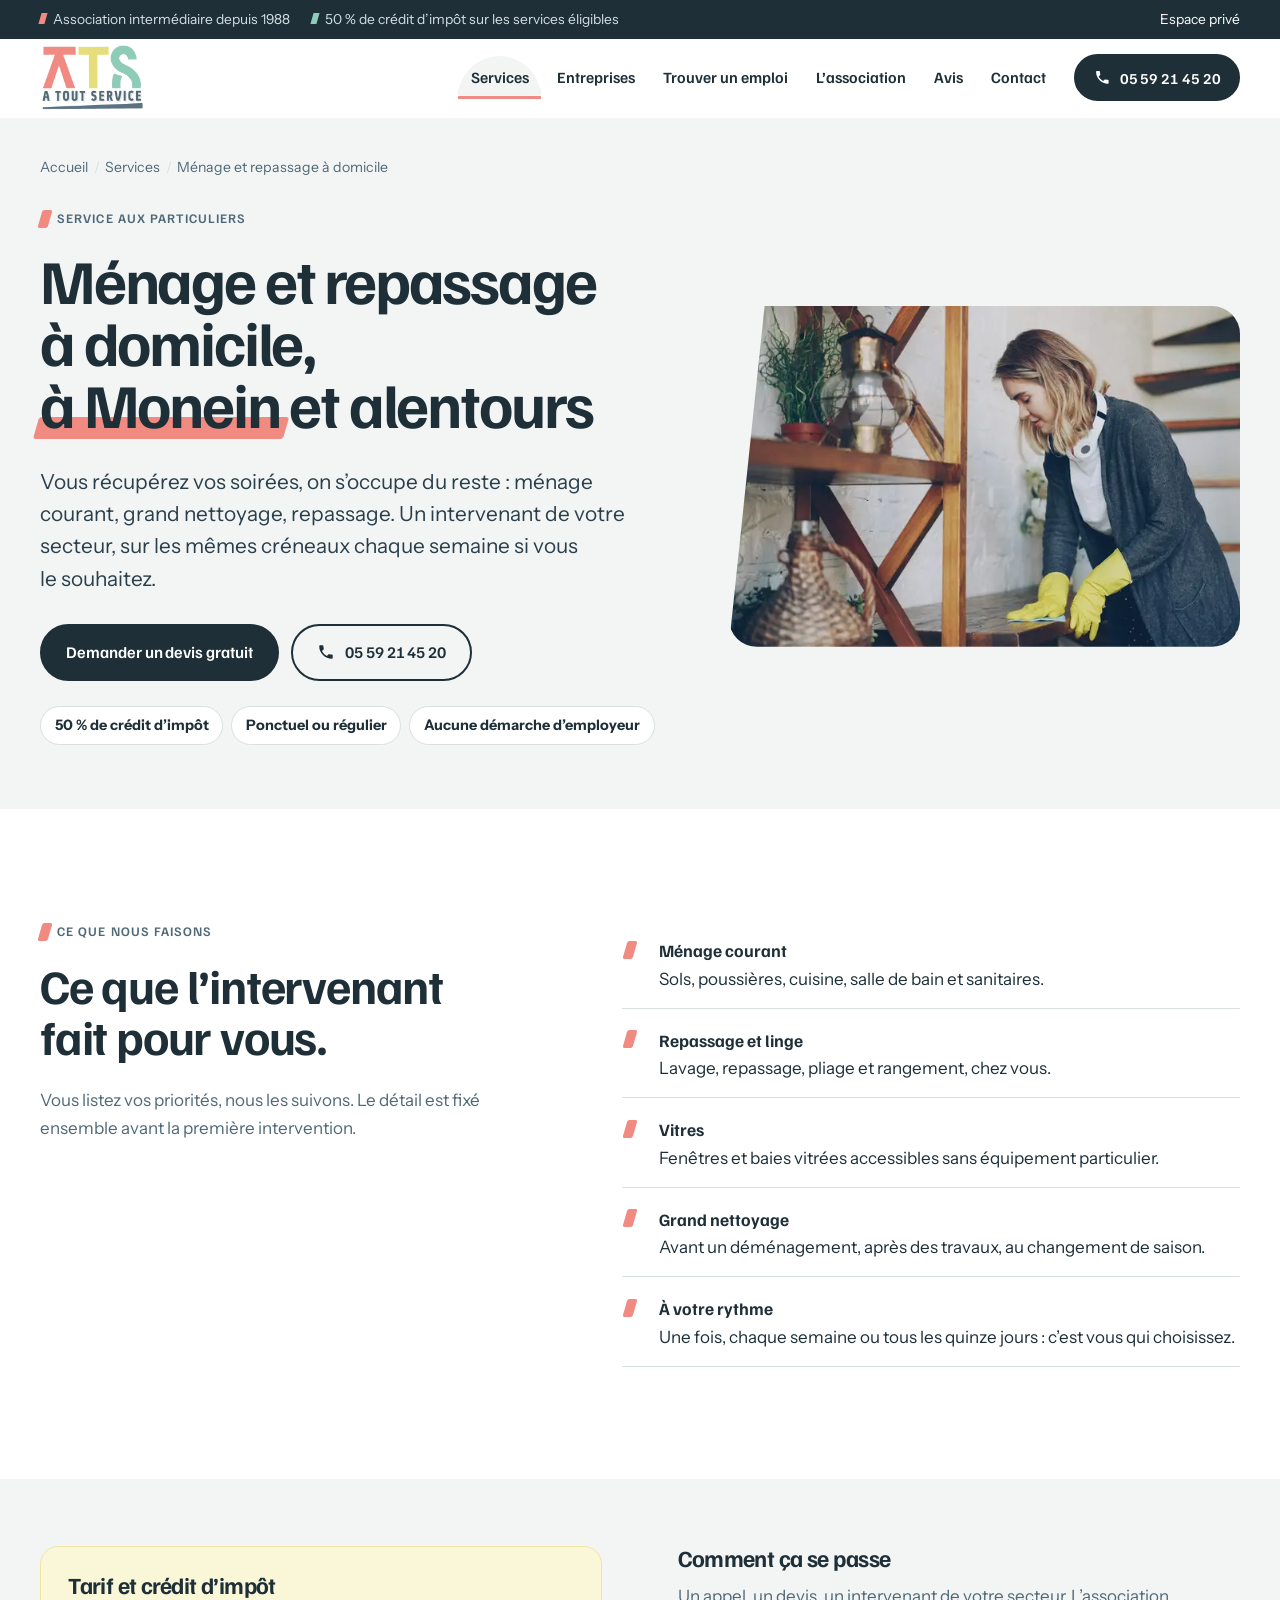
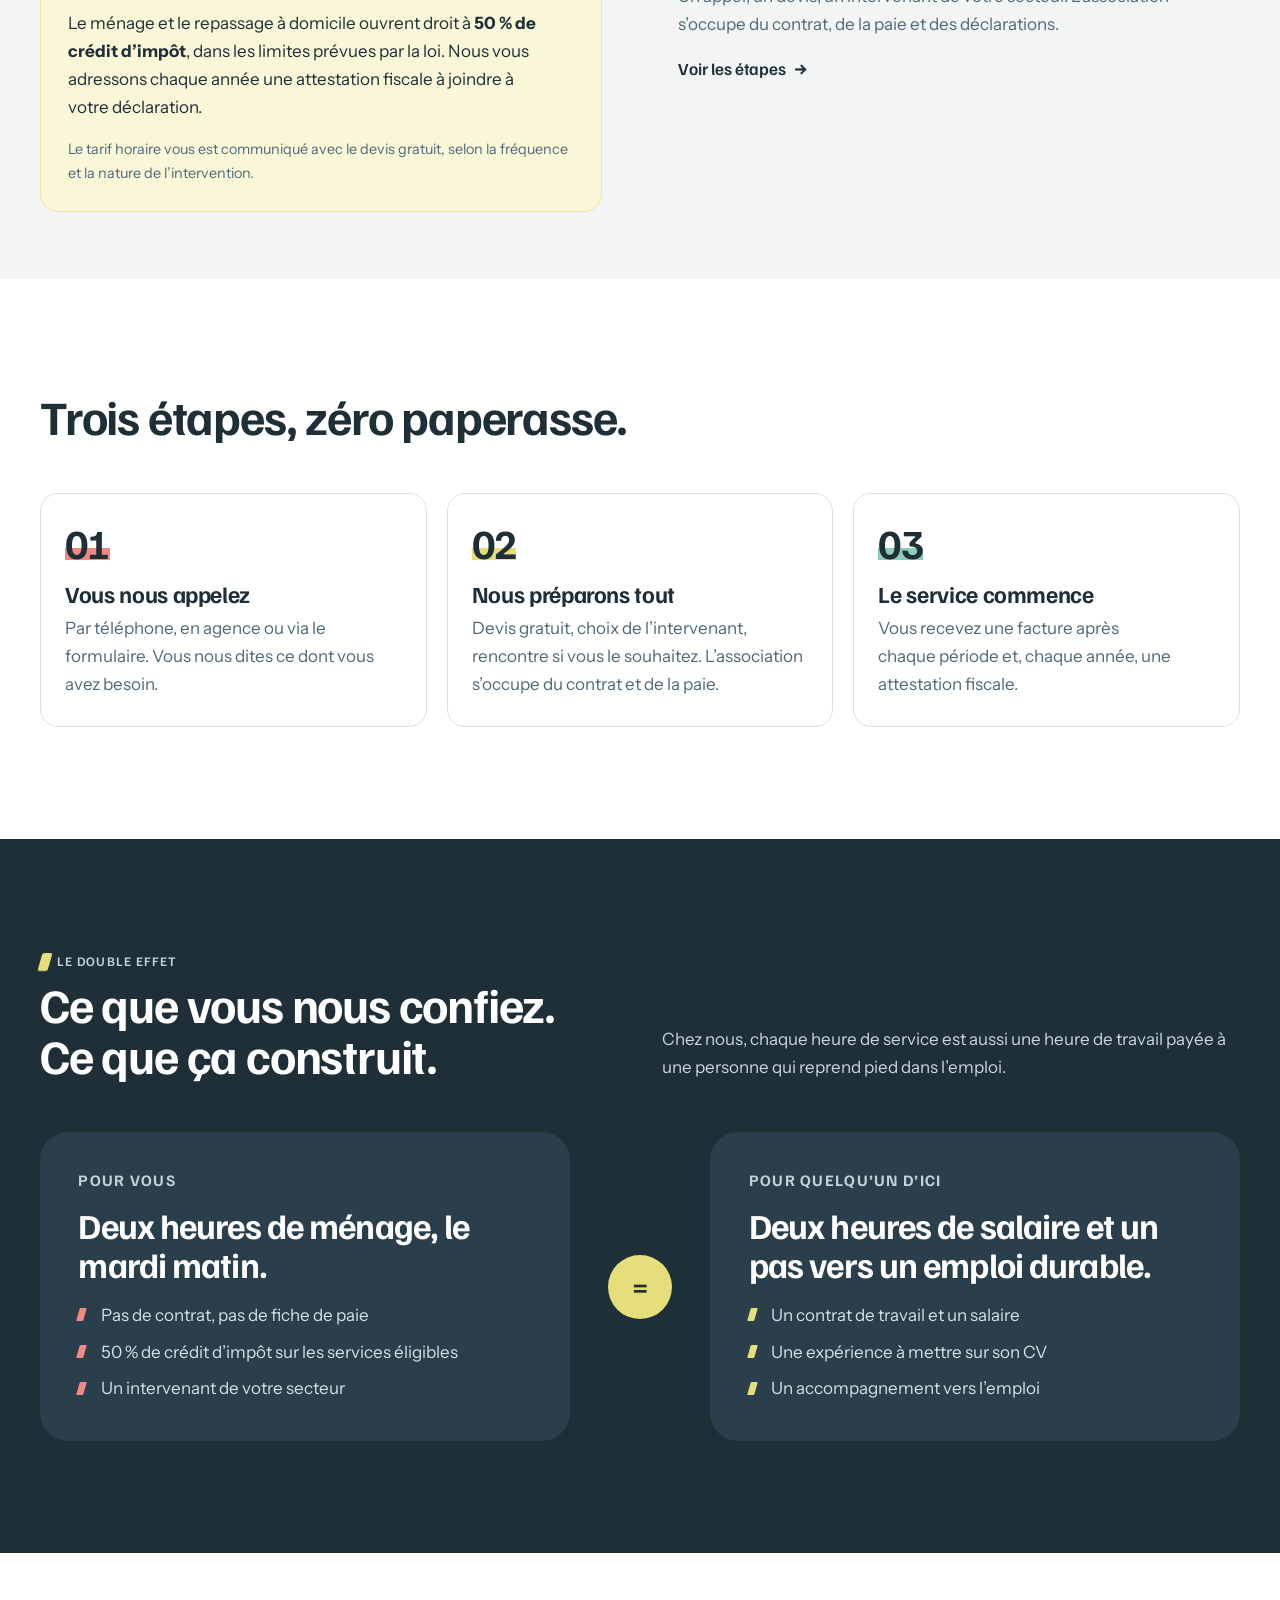
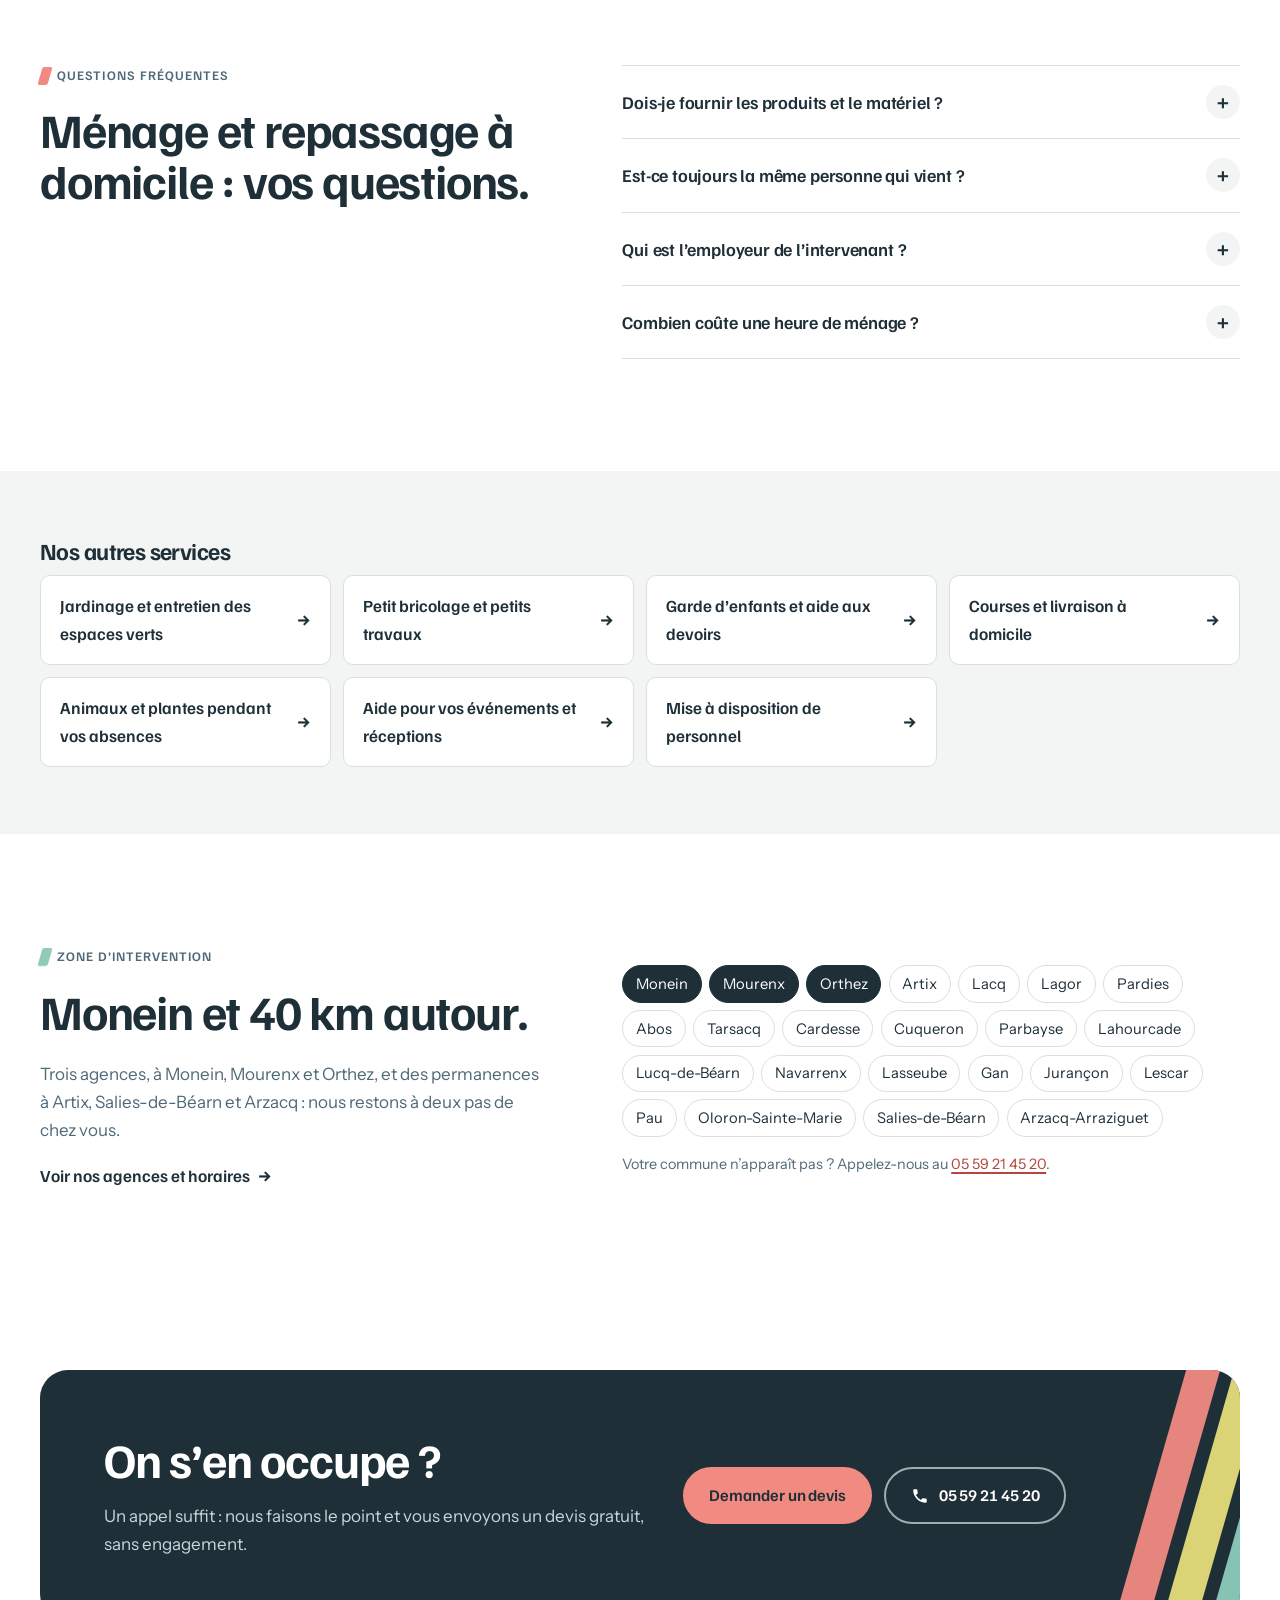
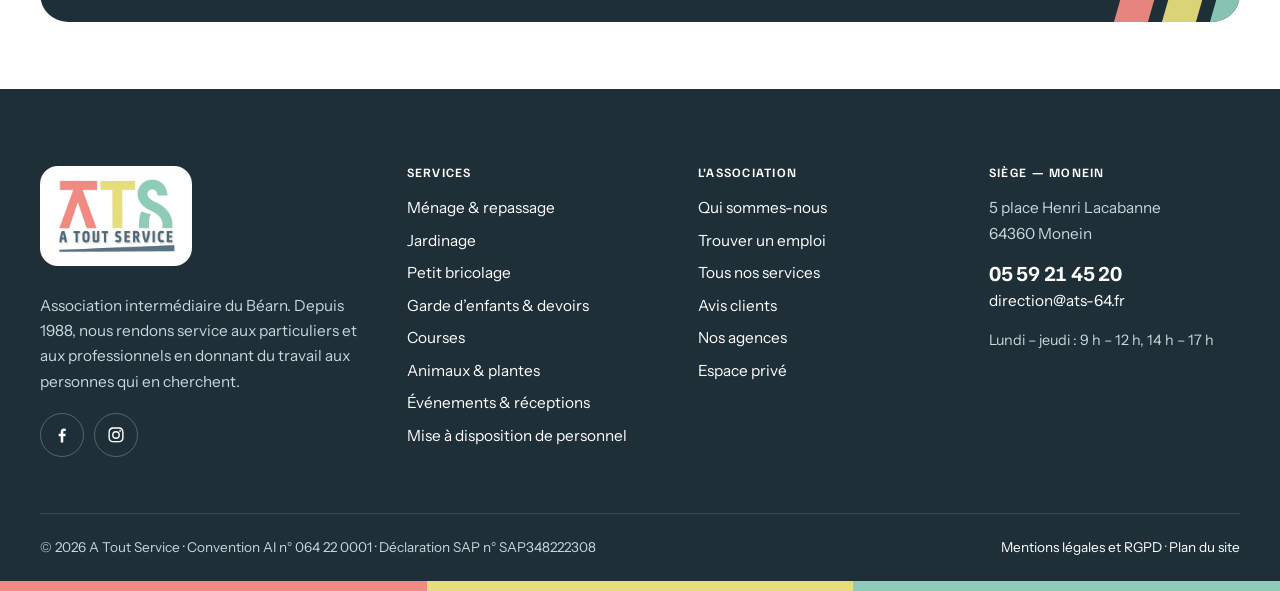
<file: service-menage-repassage.html>
<!DOCTYPE html>
<html lang="fr">
<head>
  <meta charset="utf-8">
  <meta name="viewport" content="width=device-width, initial-scale=1">
  <title>Ménage et repassage à domicile à Monein | A Tout Service</title>
  <meta name="description" content="Ménage, repassage, vitres : un intervenant de votre secteur vient chez vous, à Monein et dans un rayon de 40 km. 50 % de crédit d’impôt. Devis gratuit.">
  <link rel="canonical" href="https://www.atoutservice64.fr/service-menage-repassage.html">
  <meta name="theme-color" content="#1E2F38">
  <meta name="robots" content="index, follow">

  <!-- Open Graph / Twitter -->
  <meta property="og:type" content="website">
  <meta property="og:locale" content="fr_FR">
  <meta property="og:site_name" content="A Tout Service">
  <meta property="og:title" content="Ménage et repassage à domicile à Monein | A Tout Service">
  <meta property="og:description" content="Ménage, repassage, vitres : un intervenant de votre secteur vient chez vous, à Monein et dans un rayon de 40 km. 50 % de crédit d’impôt. Devis gratuit.">
  <meta property="og:url" content="https://www.atoutservice64.fr/service-menage-repassage.html">
  <meta property="og:image" content="https://www.atoutservice64.fr/assets/img/og-ats.jpg">
  <meta property="og:image:width" content="1200">
  <meta property="og:image:height" content="630">
  <meta property="og:image:alt" content="Logo A Tout Service : un coup de main chez vous, un emploi pour quelqu’un d’ici">
  <meta name="twitter:card" content="summary_large_image">
  <meta name="twitter:title" content="Ménage et repassage à domicile à Monein | A Tout Service">
  <meta name="twitter:description" content="Ménage, repassage, vitres : un intervenant de votre secteur vient chez vous, à Monein et dans un rayon de 40 km. 50 % de crédit d’impôt. Devis gratuit.">
  <meta name="twitter:image" content="https://www.atoutservice64.fr/assets/img/og-ats.jpg">

  <!-- Icônes -->
  <link rel="icon" href="assets/img/favicon.svg" type="image/svg+xml">
  <link rel="icon" href="assets/img/favicon-32.png" sizes="32x32" type="image/png">
  <link rel="apple-touch-icon" href="assets/img/apple-touch-icon.png">

  <!-- Polices : Familjen Grotesk (titres) + Instrument Sans (texte) -->
  <link rel="preconnect" href="https://fonts.googleapis.com">
  <link rel="preconnect" href="https://fonts.gstatic.com" crossorigin>
  <link rel="stylesheet" href="https://fonts.googleapis.com/css2?family=Familjen+Grotesk:wght@600;700&family=Instrument+Sans:wght@400;600;700&display=swap">
  <link rel="stylesheet" href="assets/css/style.css">
  <script>document.documentElement.classList.add('js')</script>
  <script src="assets/js/main.js" defer></script>
  <script type="application/ld+json">
  {
    "@context": "https://schema.org",
    "@type": "Service",
    "name": "Ménage et repassage à domicile",
    "serviceType": "Ménage et repassage à domicile",
    "description": "Ménage, repassage, vitres : un intervenant de votre secteur vient chez vous, à Monein et dans un rayon de 40 km. 50 % de crédit d’impôt. Devis gratuit.",
    "url": "https://www.atoutservice64.fr/service-menage-repassage.html",
    "image": "https://www.atoutservice64.fr/assets/img/menage-1200.webp",
    "provider": {
      "@id": "https://www.atoutservice64.fr/#organisation",
      "@type": "EmploymentAgency",
      "name": "A Tout Service",
      "telephone": "+33 5 59 21 45 20",
      "address": {
        "@type": "PostalAddress",
        "streetAddress": "5 place Henri Lacabanne",
        "postalCode": "64360",
        "addressLocality": "Monein",
        "addressCountry": "FR"
      }
    },
    "areaServed": [
      {
        "@type": "City",
        "name": "Monein"
      },
      {
        "@type": "City",
        "name": "Mourenx"
      },
      {
        "@type": "City",
        "name": "Orthez"
      },
      {
        "@type": "City",
        "name": "Artix"
      },
      {
        "@type": "City",
        "name": "Lacq"
      },
      {
        "@type": "City",
        "name": "Lagor"
      },
      {
        "@type": "City",
        "name": "Pardies"
      },
      {
        "@type": "City",
        "name": "Abos"
      },
      {
        "@type": "City",
        "name": "Tarsacq"
      },
      {
        "@type": "City",
        "name": "Cardesse"
      },
      {
        "@type": "City",
        "name": "Cuqueron"
      },
      {
        "@type": "City",
        "name": "Parbayse"
      },
      {
        "@type": "City",
        "name": "Lahourcade"
      },
      {
        "@type": "City",
        "name": "Lucq-de-Béarn"
      },
      {
        "@type": "City",
        "name": "Navarrenx"
      },
      {
        "@type": "City",
        "name": "Lasseube"
      },
      {
        "@type": "City",
        "name": "Gan"
      },
      {
        "@type": "City",
        "name": "Jurançon"
      },
      {
        "@type": "City",
        "name": "Lescar"
      },
      {
        "@type": "City",
        "name": "Pau"
      },
      {
        "@type": "City",
        "name": "Oloron-Sainte-Marie"
      },
      {
        "@type": "City",
        "name": "Salies-de-Béarn"
      },
      {
        "@type": "City",
        "name": "Arzacq-Arraziguet"
      }
    ],
    "audience": {
      "@type": "Audience",
      "audienceType": "Particuliers"
    }
  }
  </script>
  <script type="application/ld+json">
  {
    "@context": "https://schema.org",
    "@type": "BreadcrumbList",
    "itemListElement": [
      {
        "@type": "ListItem",
        "position": 1,
        "name": "Accueil",
        "item": "https://www.atoutservice64.fr/"
      },
      {
        "@type": "ListItem",
        "position": 2,
        "name": "Services",
        "item": "https://www.atoutservice64.fr/services.html"
      },
      {
        "@type": "ListItem",
        "position": 3,
        "name": "Ménage et repassage à domicile",
        "item": "https://www.atoutservice64.fr/service-menage-repassage.html"
      }
    ]
  }
  </script>
  <script type="application/ld+json">
  {
    "@context": "https://schema.org",
    "@type": "FAQPage",
    "mainEntity": [
      {
        "@type": "Question",
        "name": "Dois-je fournir les produits et le matériel ?",
        "acceptedAnswer": {
          "@type": "Answer",
          "text": "En règle générale, oui : l’intervenant utilise vos produits et votre matériel. Cela évite de transporter des produits d’un domicile à l’autre. Nous en parlons ensemble dès le premier contact."
        }
      },
      {
        "@type": "Question",
        "name": "Est-ce toujours la même personne qui vient ?",
        "acceptedAnswer": {
          "@type": "Answer",
          "text": "Nous faisons tout pour que ce soit le cas. En cas d’absence (congé, formation, ou reprise d’un emploi durable, ce qui est une bonne nouvelle), nous vous proposons un remplaçant et vous prévenons à l’avance."
        }
      },
      {
        "@type": "Question",
        "name": "Qui est l’employeur de l’intervenant ?",
        "acceptedAnswer": {
          "@type": "Answer",
          "text": "C’est l’association. Vous n’avez ni contrat de travail à rédiger, ni fiche de paie, ni déclaration à faire : vous recevez une facture, c’est tout."
        }
      },
      {
        "@type": "Question",
        "name": "Combien coûte une heure de ménage ?",
        "acceptedAnswer": {
          "@type": "Answer",
          "text": "Le tarif dépend de la fréquence et du type d’intervention. Appelez-nous pour un devis gratuit : vous saurez exactement ce que vous paierez, avant et après crédit d’impôt."
        }
      }
    ]
  }
  </script>
</head>
<body>
  <a class="skip-link" href="#contenu">Aller au contenu</a>

  <!-- ====== Barre haute ====== -->
  <div class="topbar">
    <div class="wrap">
      <p class="topbar__info" style="margin:0"><span>Association intermédiaire depuis 1988</span><span>50 % de crédit d’impôt sur les services éligibles</span></p>
      <p class="topbar__links" style="margin:0"><a href="https://77.197.211.142/?LOG=GTA265" rel="nofollow noopener">Espace privé</a></p>
    </div>
  </div>

  <!-- ====== En-tête ====== -->
  <header class="site-header">
    <div class="wrap">
      <a class="logo" href="index.html" aria-label="A Tout Service, retour à l’accueil">
        <img src="assets/img/logo-ats.webp" width="336" height="209" alt="A Tout Service">
      </a>
      <button class="burger" type="button" aria-expanded="false" aria-controls="menu"><span class="burger__bars" aria-hidden="true"></span>Menu</button>
      <nav class="nav" id="menu" aria-label="Navigation principale">
        <ul class="nav__list">
          <li><a href="index.html">Accueil</a></li>
          <li class="has-sub"><a href="services.html" aria-current="page">Services</a>
            <ul class="nav__sub">
            <li><a href="service-menage-repassage.html">Ménage & repassage<small>Ménage courant, grand nettoyage, vitres, repassage.</small></a></li>
            <li><a href="service-jardinage-espaces-verts.html">Jardinage<small>Tonte, haies, désherbage, feuilles mortes.</small></a></li>
            <li><a href="service-bricolage-petits-travaux.html">Petit bricolage<small>Montage de meubles, fixations, petites réparations.</small></a></li>
            <li><a href="service-garde-enfants-aide-devoirs.html">Garde d’enfants & devoirs<small>Sortie d’école, garde des 3 ans et plus, devoirs.</small></a></li>
            <li><a href="service-courses-livraison.html">Courses<small>Courses, livraison, rangement et petites commissions.</small></a></li>
            <li><a href="service-animaux-plantes-absences.html">Animaux & plantes<small>Nourrir, promener, arroser, relever le courrier.</small></a></li>
            <li><a href="service-aide-evenements-reception.html">Événements & réceptions<small>Mise en place, service, plonge et rangement.</small></a></li>
            <li class="pro"><a href="service-mise-a-disposition-personnel.html">Mise à disposition de personnel<small>Remplacements, surcroîts d’activité, missions ponctuelles.</small></a></li>
            </ul>
          </li>
          <li><a href="service-mise-a-disposition-personnel.html">Entreprises</a></li>
          <li><a href="trouver-un-emploi.html">Trouver un emploi</a></li>
          <li><a href="a-propos.html">L’association</a></li>
          <li><a href="avis.html">Avis</a></li>
          <li><a href="contact.html">Contact</a></li>
        </ul>
        <a class="btn nav__cta" href="tel:+33559214520"><svg viewBox="0 0 24 24" aria-hidden="true" fill="currentColor"><path d="M6.6 10.8a15.1 15.1 0 0 0 6.6 6.6l2.2-2.2a1 1 0 0 1 1-.25 11.4 11.4 0 0 0 3.6.57 1 1 0 0 1 1 1V20a1 1 0 0 1-1 1A17 17 0 0 1 3 4a1 1 0 0 1 1-1h3.5a1 1 0 0 1 1 1c0 1.25.2 2.45.57 3.57a1 1 0 0 1-.25 1z"/></svg><span>05 59 21 45 20</span></a>
      </nav>
    </div>
  </header>

  <main id="contenu">

    <!-- ====== En-tête de page ====== -->
    <section class="page-hero">
      <div class="wrap">
        <nav class="fil" aria-label="Fil d’Ariane"><ol><li><a href="index.html">Accueil</a></li><li><a href="services.html">Services</a></li><li aria-current="page">Ménage et repassage à domicile</li></ol></nav>
        <div class="page-hero__grid">
          <div>
            <p class="eyebrow">Service aux particuliers</p>
            <h1>Ménage et repassage à domicile, <span class="trait">à Monein</span> et alentours</h1>
            <p class="lead">Vous récupérez vos soirées, on s’occupe du reste : ménage courant, grand nettoyage, repassage. Un intervenant de votre secteur, sur les mêmes créneaux chaque semaine si vous le souhaitez.</p>
            <div class="btn-row" style="margin-top:1.8rem">
              <a class="btn" href="contact.html?service=menage-repassage">Demander un devis gratuit</a>
              <a class="btn btn--ghost" href="tel:+33559214520"><svg viewBox="0 0 24 24" aria-hidden="true" fill="currentColor"><path d="M6.6 10.8a15.1 15.1 0 0 0 6.6 6.6l2.2-2.2a1 1 0 0 1 1-.25 11.4 11.4 0 0 0 3.6.57 1 1 0 0 1 1 1V20a1 1 0 0 1-1 1A17 17 0 0 1 3 4a1 1 0 0 1 1-1h3.5a1 1 0 0 1 1 1c0 1.25.2 2.45.57 3.57a1 1 0 0 1-.25 1z"/></svg>05 59 21 45 20</a>
            </div>
            <ul class="atouts"><li>50 % de crédit d’impôt</li><li>Ponctuel ou régulier</li><li>Aucune démarche d’employeur</li></ul>
          </div>
          <figure><img src="assets/img/menage-1200.webp" srcset="assets/img/menage-640.webp 640w, assets/img/menage-1200.webp 1200w" sizes="(max-width: 900px) 100vw, 520px" width="1200" height="800" alt="Intervenante en gants jaunes nettoyant un meuble en bois" fetchpriority="high" decoding="async"></figure>
        </div>
      </div>
    </section>

    <!-- ====== Le détail ====== -->
    <section class="section" aria-labelledby="detail-titre">
      <div class="wrap split">
        <div class="sticky-col">
          <p class="eyebrow">Ce que nous faisons</p>
          <h2 id="detail-titre">Ce que l’intervenant fait pour vous.</h2>
          <p class="muted">Vous listez vos priorités, nous les suivons. Le détail est fixé ensemble avant la première intervention.</p>
        </div>
        <ul class="liste-coche">
          <li><strong>Ménage courant</strong>Sols, poussières, cuisine, salle de bain et sanitaires.</li>
          <li><strong>Repassage et linge</strong>Lavage, repassage, pliage et rangement, chez vous.</li>
          <li><strong>Vitres</strong>Fenêtres et baies vitrées accessibles sans équipement particulier.</li>
          <li><strong>Grand nettoyage</strong>Avant un déménagement, après des travaux, au changement de saison.</li>
          <li><strong>À votre rythme</strong>Une fois, chaque semaine ou tous les quinze jours : c’est vous qui choisissez.</li>
        </ul>
      </div>
    </section>

    <!-- ====== Crédit d'impôt / facturation ====== -->
    <section class="section section--brume section--serree" aria-labelledby="credit-titre">
      <div class="wrap split split--egal">
        <div class="encart reveal">
          <h2 id="credit-titre" style="font-size:var(--fs-h3)">Tarif et crédit d’impôt</h2>
          <p>Le ménage et le repassage à domicile ouvrent droit à <strong>50 % de crédit d’impôt</strong>, dans les limites prévues par la loi. Nous vous adressons chaque année une attestation fiscale à joindre à votre déclaration.</p>
          <p class="small muted">Le tarif horaire vous est communiqué avec le devis gratuit, selon la fréquence et la nature de l’intervention.</p>
        </div>
        <div class="reveal">
          <h2 style="font-size:var(--fs-h3)">Comment ça se passe</h2>
          <p class="muted">Un appel, un devis, un intervenant de votre secteur. L’association s’occupe du contrat, de la paie et des déclarations.</p>
          <a class="lien-fleche" href="#etapes">Voir les étapes</a>
        </div>
      </div>
    </section>

    <section class="section" id="etapes" aria-labelledby="etapes-titre">
      <div class="wrap">
        <div class="sec-head sec-head--stack">
          <h2 id="etapes-titre">Trois étapes, zéro paperasse.</h2>
        </div>
        <ol class="etapes">
          <li class="etape reveal"><h3>Vous nous appelez</h3><p>Par téléphone, en agence ou via le formulaire. Vous nous dites ce dont vous avez besoin.</p></li>
          <li class="etape reveal"><h3>Nous préparons tout</h3><p>Devis gratuit, choix de l’intervenant, rencontre si vous le souhaitez. L’association s’occupe du contrat et de la paie.</p></li>
          <li class="etape reveal"><h3>Le service commence</h3><p>Vous recevez une facture après chaque période et, chaque année, une attestation fiscale.</p></li>
        </ol>
      </div>
    </section>

    <!-- ====== Signature : le double effet ====== -->
    <section class="section sombre" aria-labelledby="double-titre">
      <div class="wrap">
        <div class="sec-head">
          <div>
            <p class="eyebrow eyebrow--soleil">Le double effet</p>
            <h2 id="double-titre">Ce que vous nous confiez. Ce que ça construit.</h2>
          </div>
          <p>Chez nous, chaque heure de service est aussi une heure de travail payée à une personne qui reprend pied dans l’emploi.</p>
        </div>
        <div class="double">
          <div class="double__col reveal">
            <h3>Pour vous</h3>
            <p class="gros">Deux heures de ménage, le mardi matin.</p>
            <ul>
              <li>Pas de contrat, pas de fiche de paie</li>
              <li>50 % de crédit d’impôt sur les services éligibles</li>
              <li>Un intervenant de votre secteur</li>
            </ul>
          </div>
          <div class="double__egal" aria-hidden="true"><span>=</span></div>
          <div class="double__col double__col--eux reveal">
            <h3>Pour quelqu’un d’ici</h3>
            <p class="gros">Deux heures de salaire et un pas vers un emploi durable.</p>
            <ul>
              <li>Un contrat de travail et un salaire</li>
              <li>Une expérience à mettre sur son CV</li>
              <li>Un accompagnement vers l’emploi</li>
            </ul>
          </div>
        </div>
      </div>
    </section>

    <!-- ====== FAQ ====== -->
    <section class="section" aria-labelledby="faq-titre">
      <div class="wrap split">
        <div class="sticky-col">
          <p class="eyebrow">Questions fréquentes</p>
          <h2 id="faq-titre">Ménage et repassage à domicile : vos questions.</h2>
        </div>
        <div class="faq">
          <details><summary>Dois-je fournir les produits et le matériel ?</summary><div><p>En règle générale, oui : l’intervenant utilise vos produits et votre matériel. Cela évite de transporter des produits d’un domicile à l’autre. Nous en parlons ensemble dès le premier contact.</p></div></details>
          <details><summary>Est-ce toujours la même personne qui vient ?</summary><div><p>Nous faisons tout pour que ce soit le cas. En cas d’absence (congé, formation, ou reprise d’un emploi durable, ce qui est une bonne nouvelle), nous vous proposons un remplaçant et vous prévenons à l’avance.</p></div></details>
          <details><summary>Qui est l’employeur de l’intervenant ?</summary><div><p>C’est l’association. Vous n’avez ni contrat de travail à rédiger, ni fiche de paie, ni déclaration à faire : vous recevez une facture, c’est tout.</p></div></details>
          <details><summary>Combien coûte une heure de ménage ?</summary><div><p>Le tarif dépend de la fréquence et du type d’intervention. Appelez-nous pour un devis gratuit : vous saurez exactement ce que vous paierez, avant et après crédit d’impôt.</p></div></details>
        </div>
      </div>
    </section>

    <!-- ====== Autres services (maillage interne) ====== -->
    <section class="section section--brume section--serree" aria-labelledby="autres-titre">
      <div class="wrap">
        <h2 id="autres-titre" style="font-size:var(--fs-h3)">Nos autres services</h2>
        <ul class="autres">
          <li><a href="service-jardinage-espaces-verts.html">Jardinage et entretien des espaces verts</a></li>
          <li><a href="service-bricolage-petits-travaux.html">Petit bricolage et petits travaux</a></li>
          <li><a href="service-garde-enfants-aide-devoirs.html">Garde d’enfants et aide aux devoirs</a></li>
          <li><a href="service-courses-livraison.html">Courses et livraison à domicile</a></li>
          <li><a href="service-animaux-plantes-absences.html">Animaux et plantes pendant vos absences</a></li>
          <li><a href="service-aide-evenements-reception.html">Aide pour vos événements et réceptions</a></li>
          <li><a href="service-mise-a-disposition-personnel.html">Mise à disposition de personnel</a></li>
        </ul>
      </div>
    </section>

    <!-- ====== Zone d'intervention ====== -->
    <section class="section" aria-labelledby="zone-titre">
      <div class="wrap split">
        <div>
          <p class="eyebrow eyebrow--menthe">Zone d’intervention</p>
          <h2 id="zone-titre">Monein et 40 km autour.</h2>
          <p class="muted">Trois agences, à Monein, Mourenx et Orthez, et des permanences à Artix, Salies-de-Béarn et Arzacq : nous restons à deux pas de chez vous.</p>
          <a class="lien-fleche" href="contact.html">Voir nos agences et horaires</a>
        </div>
        <div>
          <ul class="communes">
            <li class="fort">Monein</li><li class="fort">Mourenx</li><li class="fort">Orthez</li><li>Artix</li><li>Lacq</li><li>Lagor</li><li>Pardies</li><li>Abos</li><li>Tarsacq</li><li>Cardesse</li><li>Cuqueron</li><li>Parbayse</li><li>Lahourcade</li><li>Lucq-de-Béarn</li><li>Navarrenx</li><li>Lasseube</li><li>Gan</li><li>Jurançon</li><li>Lescar</li><li>Pau</li><li>Oloron-Sainte-Marie</li><li>Salies-de-Béarn</li><li>Arzacq-Arraziguet</li>
          </ul>
          <p class="small muted" style="margin-top:1rem">Votre commune n’apparaît pas ? Appelez-nous au <a href="tel:+33559214520">05 59 21 45 20</a>.</p>
        </div>
      </div>
    </section>

    <!-- ====== Appel à l'action ====== -->
    <section class="section section--serree" aria-labelledby="cta-titre">
      <div class="wrap">
        <div class="cta sombre reveal">
          <div>
            <h2 id="cta-titre">On s’en occupe ?</h2>
            <p>Un appel suffit : nous faisons le point et vous envoyons un devis gratuit, sans engagement.</p>
          </div>
          <div class="btn-row">
            <a class="btn btn--corail" href="contact.html">Demander un devis</a>
            <a class="btn btn--ghost" href="tel:+33559214520"><svg viewBox="0 0 24 24" aria-hidden="true" fill="currentColor"><path d="M6.6 10.8a15.1 15.1 0 0 0 6.6 6.6l2.2-2.2a1 1 0 0 1 1-.25 11.4 11.4 0 0 0 3.6.57 1 1 0 0 1 1 1V20a1 1 0 0 1-1 1A17 17 0 0 1 3 4a1 1 0 0 1 1-1h3.5a1 1 0 0 1 1 1c0 1.25.2 2.45.57 3.57a1 1 0 0 1-.25 1z"/></svg>05 59 21 45 20</a>
          </div>
          <div class="cta__bandes" aria-hidden="true"><span></span><span></span><span></span></div>
        </div>
      </div>
    </section>
  </main>

  <!-- ====== Pied de page ====== -->
  <footer class="site-footer">
    <div class="wrap footer__grid">
      <div>
        <a class="footer__logo" href="index.html"><img src="assets/img/logo-ats.webp" width="336" height="209" alt="A Tout Service" loading="lazy"></a>
        <p>Association intermédiaire du Béarn. Depuis 1988, nous rendons service aux particuliers et aux professionnels en donnant du travail aux personnes qui en cherchent.</p>
        <div class="footer__social">
          <a href="https://www.facebook.com/atoutservice64/" rel="noopener" aria-label="A Tout Service sur Facebook"><svg viewBox="0 0 24 24" aria-hidden="true"><path d="M13.5 21v-7.5h2.5l.4-3h-2.9V8.6c0-.87.25-1.46 1.5-1.46h1.55V4.47A21 21 0 0 0 14.3 4.3c-2.2 0-3.8 1.35-3.8 3.84v2.36H8v3h2.5V21z"/></svg></a>
          <a href="https://www.instagram.com/atoutservice64/" rel="noopener" aria-label="A Tout Service sur Instagram"><svg viewBox="0 0 24 24" aria-hidden="true"><path d="M12 7.3A4.7 4.7 0 1 0 16.7 12 4.7 4.7 0 0 0 12 7.3zm0 7.7a3 3 0 1 1 3-3 3 3 0 0 1-3 3zm6-7.9a1.1 1.1 0 1 1-1.1-1.1A1.1 1.1 0 0 1 18 7.1zM21 8a5.4 5.4 0 0 0-1.5-3.8A5.4 5.4 0 0 0 15.7 2.7C14.2 2.6 9.8 2.6 8.3 2.7A5.4 5.4 0 0 0 4.5 4.2 5.4 5.4 0 0 0 3 8c-.1 1.5-.1 6 0 7.5a5.4 5.4 0 0 0 1.5 3.8 5.4 5.4 0 0 0 3.8 1.5c1.5.1 6 .1 7.5 0a5.4 5.4 0 0 0 3.8-1.5 5.4 5.4 0 0 0 1.5-3.8c.1-1.5.1-6 0-7.5zm-2 9.2a3 3 0 0 1-1.7 1.7c-1.2.5-4 .4-5.3.4s-4.1.1-5.3-.4A3 3 0 0 1 5 17.2c-.5-1.2-.4-4-.4-5.2s-.1-4.1.4-5.3A3 3 0 0 1 6.7 5c1.2-.5 4-.4 5.3-.4s4.1-.1 5.3.4A3 3 0 0 1 19 6.7c.5 1.2.4 4 .4 5.3s.1 4-.4 5.2z"/></svg></a>
        </div>
      </div>
      <div>
        <h2>Services</h2>
        <ul>
            <li><a href="service-menage-repassage.html">Ménage & repassage</a></li>
            <li><a href="service-jardinage-espaces-verts.html">Jardinage</a></li>
            <li><a href="service-bricolage-petits-travaux.html">Petit bricolage</a></li>
            <li><a href="service-garde-enfants-aide-devoirs.html">Garde d’enfants & devoirs</a></li>
            <li><a href="service-courses-livraison.html">Courses</a></li>
            <li><a href="service-animaux-plantes-absences.html">Animaux & plantes</a></li>
            <li><a href="service-aide-evenements-reception.html">Événements & réceptions</a></li>
            <li><a href="service-mise-a-disposition-personnel.html">Mise à disposition de personnel</a></li>
        </ul>
      </div>
      <div>
        <h2>L’association</h2>
        <ul>
          <li><a href="a-propos.html">Qui sommes-nous</a></li>
          <li><a href="trouver-un-emploi.html">Trouver un emploi</a></li>
          <li><a href="services.html">Tous nos services</a></li>
          <li><a href="avis.html">Avis clients</a></li>
          <li><a href="contact.html">Nos agences</a></li>
          <li><a href="https://77.197.211.142/?LOG=GTA265" rel="nofollow noopener">Espace privé</a></li>
        </ul>
      </div>
      <div>
        <h2>Siège — Monein</h2>
        <address style="font-style:normal">5 place Henri Lacabanne<br>64360 Monein</address>
        <p style="margin-top:.8rem"><a class="footer__tel" href="tel:+33559214520">05 59 21 45 20</a><br><a href="mailto:direction@ats-64.fr">direction@ats-64.fr</a></p>
        <p class="small">Lundi – jeudi : 9 h – 12 h, 14 h – 17 h</p>
      </div>
    </div>
    <div class="wrap footer__bas">
      <p style="margin:0">© <span data-annee>2026</span> A Tout Service · Convention AI n° 064 22 0001 · Déclaration SAP n° SAP348222308</p>
      <p style="margin:0"><a href="mentions-legales.html">Mentions légales et RGPD</a> · <a href="sitemap.xml">Plan du site</a></p>
    </div>
    <div class="footer__traits" aria-hidden="true"><span></span><span></span><span></span></div>
  </footer>

  <a class="btn btn--corail appel-mobile" href="tel:+33559214520"><svg viewBox="0 0 24 24" aria-hidden="true" fill="currentColor"><path d="M6.6 10.8a15.1 15.1 0 0 0 6.6 6.6l2.2-2.2a1 1 0 0 1 1-.25 11.4 11.4 0 0 0 3.6.57 1 1 0 0 1 1 1V20a1 1 0 0 1-1 1A17 17 0 0 1 3 4a1 1 0 0 1 1-1h3.5a1 1 0 0 1 1 1c0 1.25.2 2.45.57 3.57a1 1 0 0 1-.25 1z"/></svg><span>Appeler le 05 59 21 45 20</span></a>
</body>
</html>
</file>
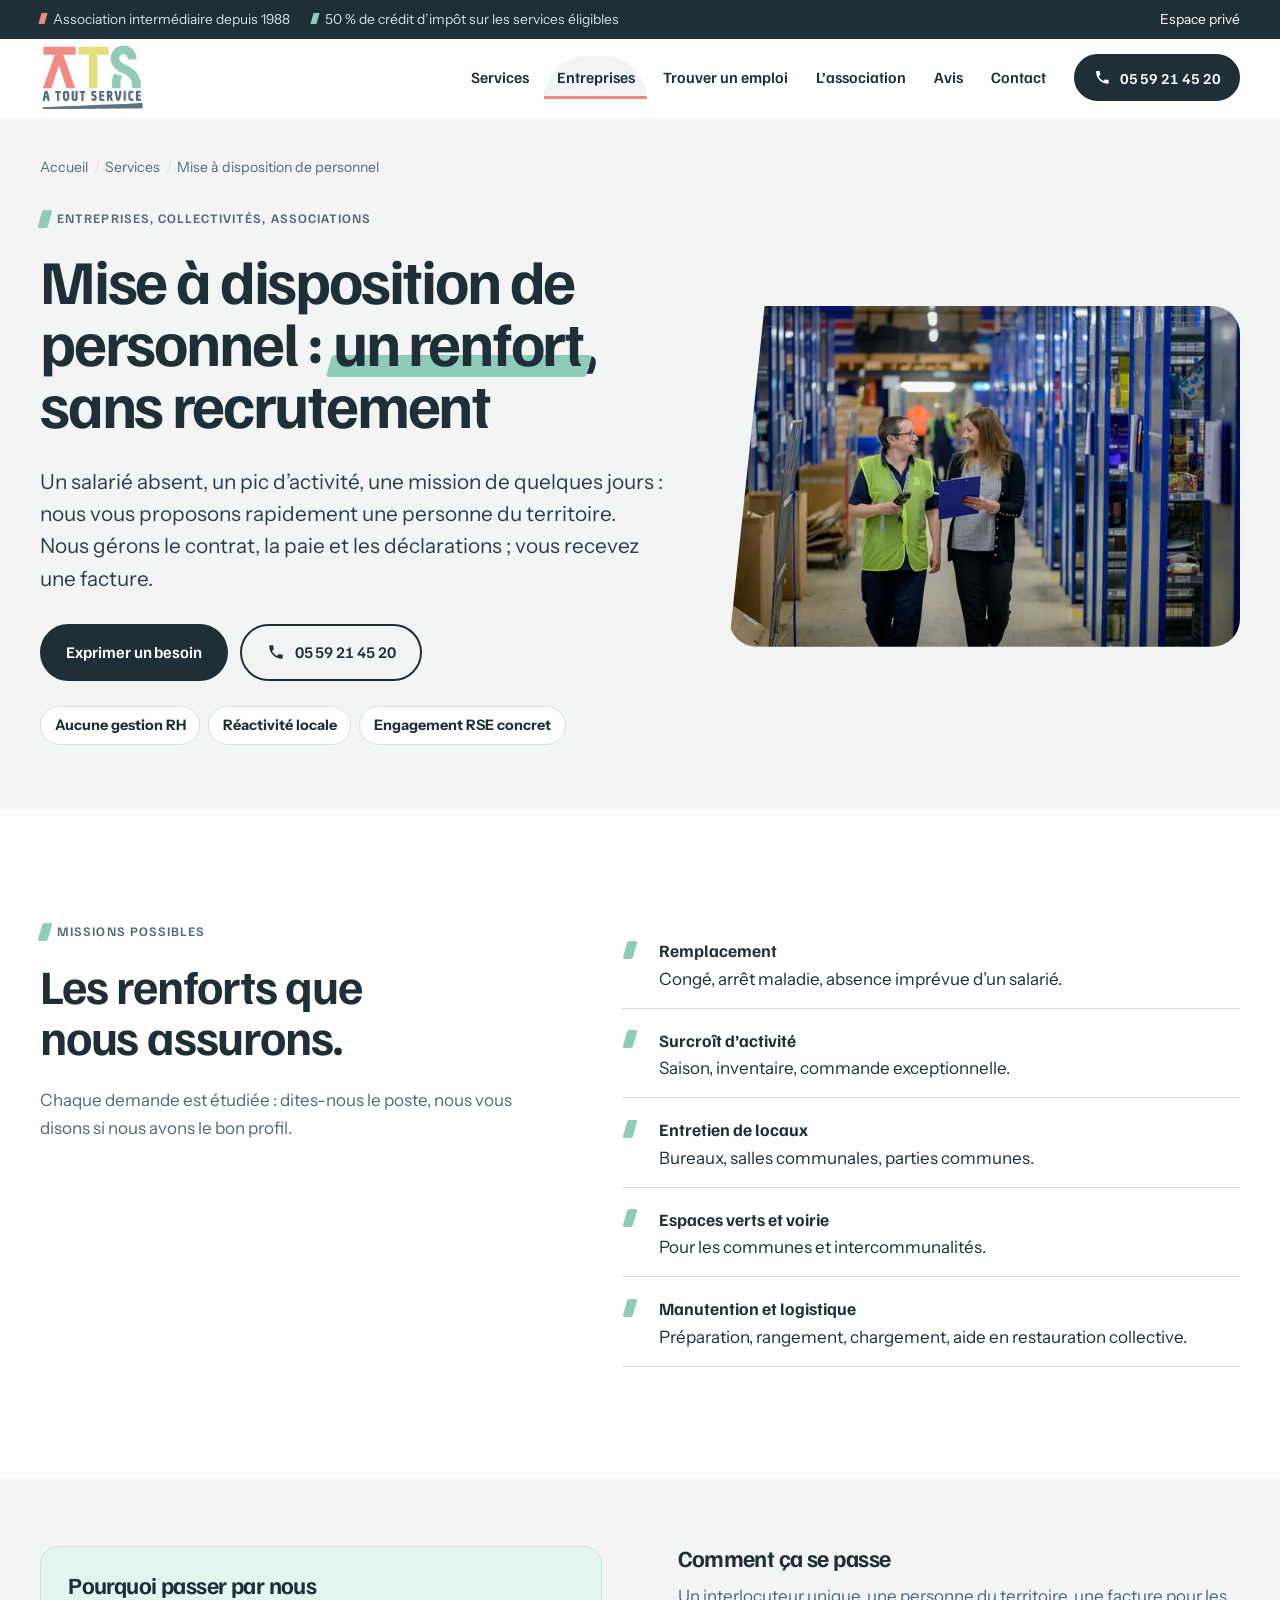
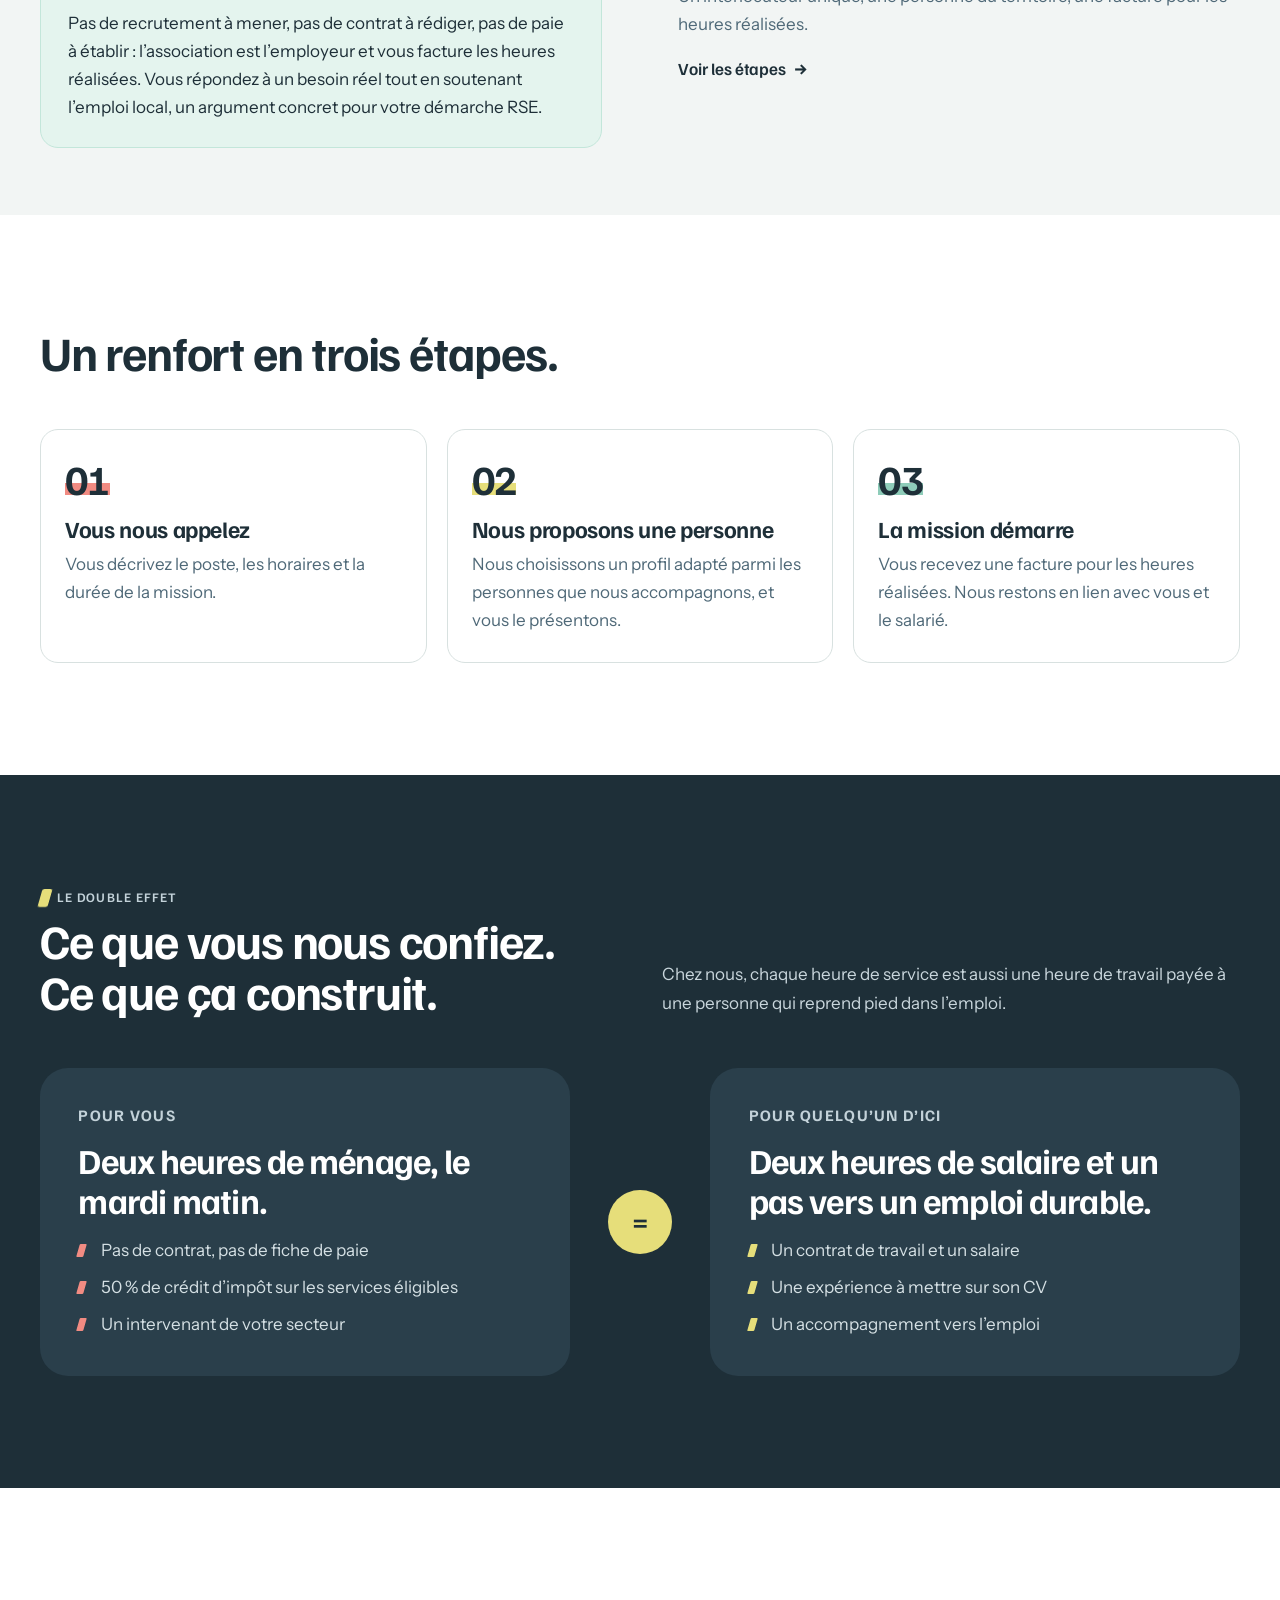
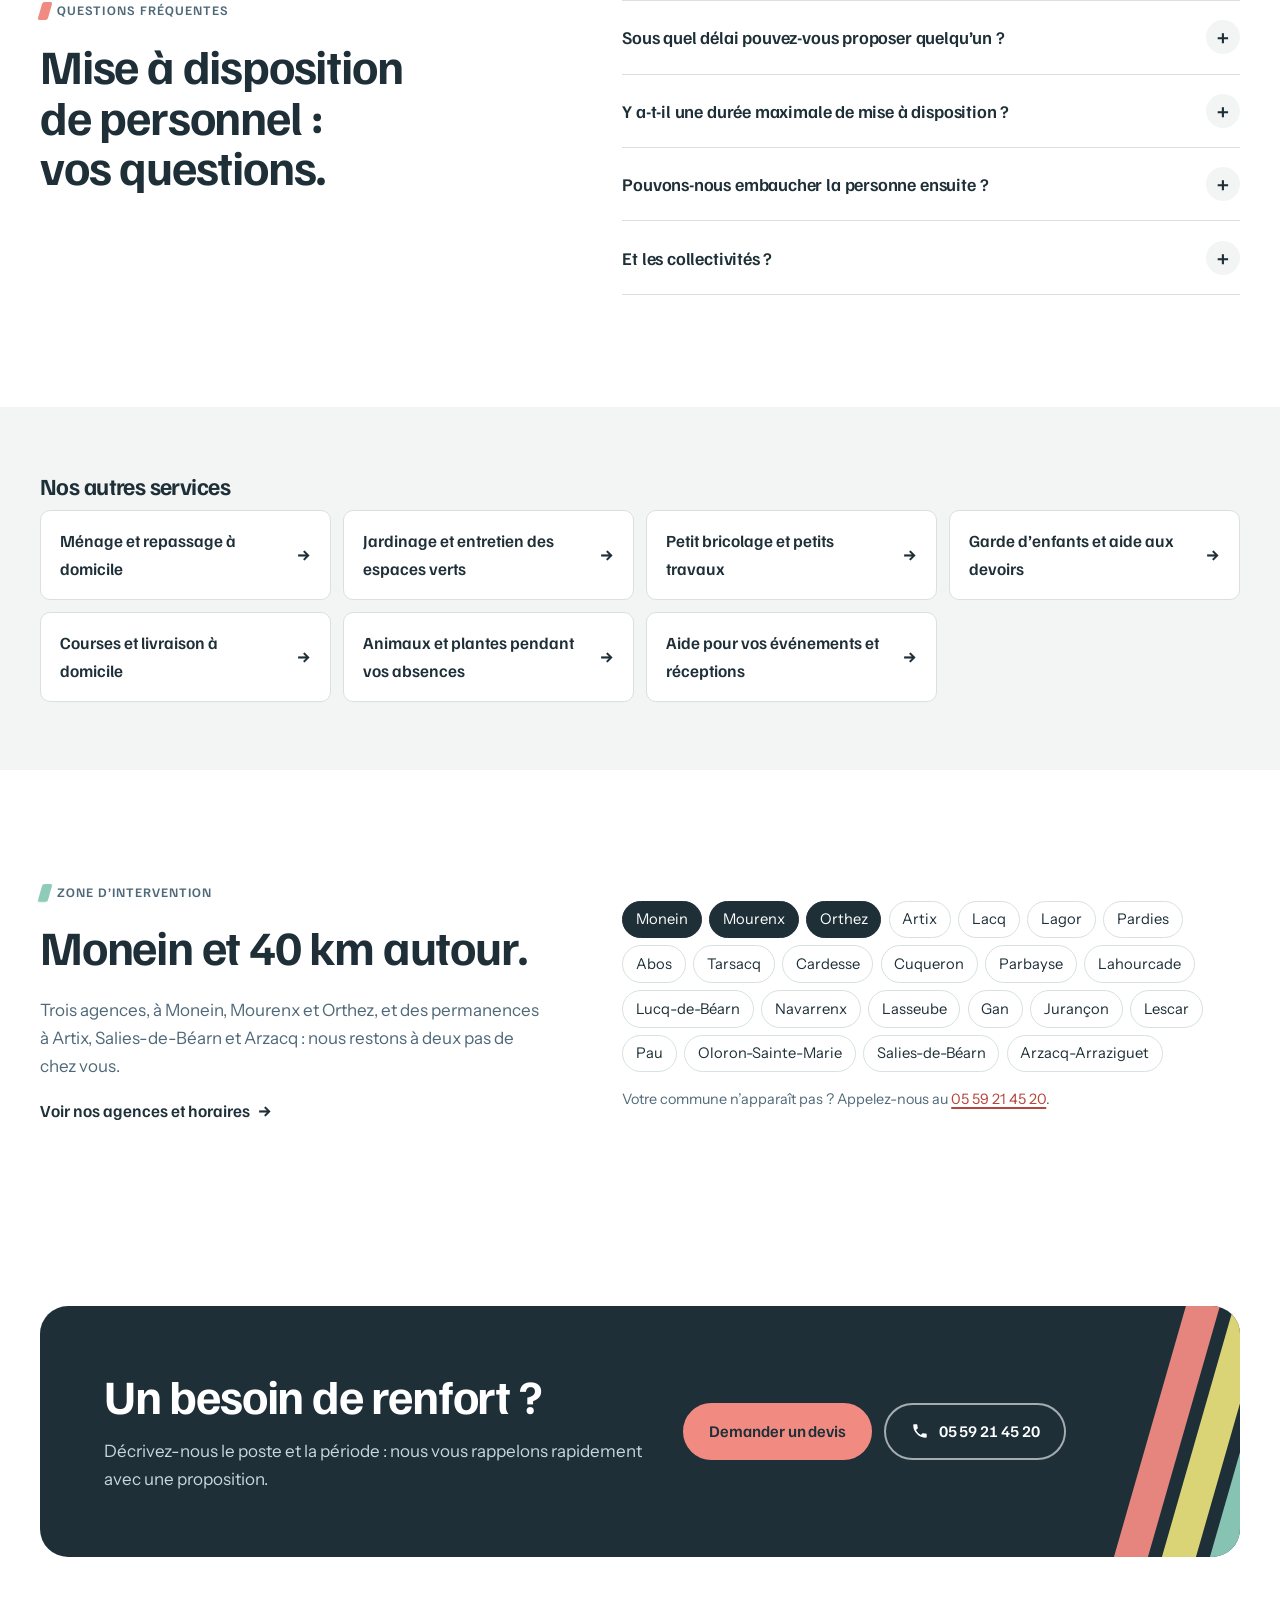
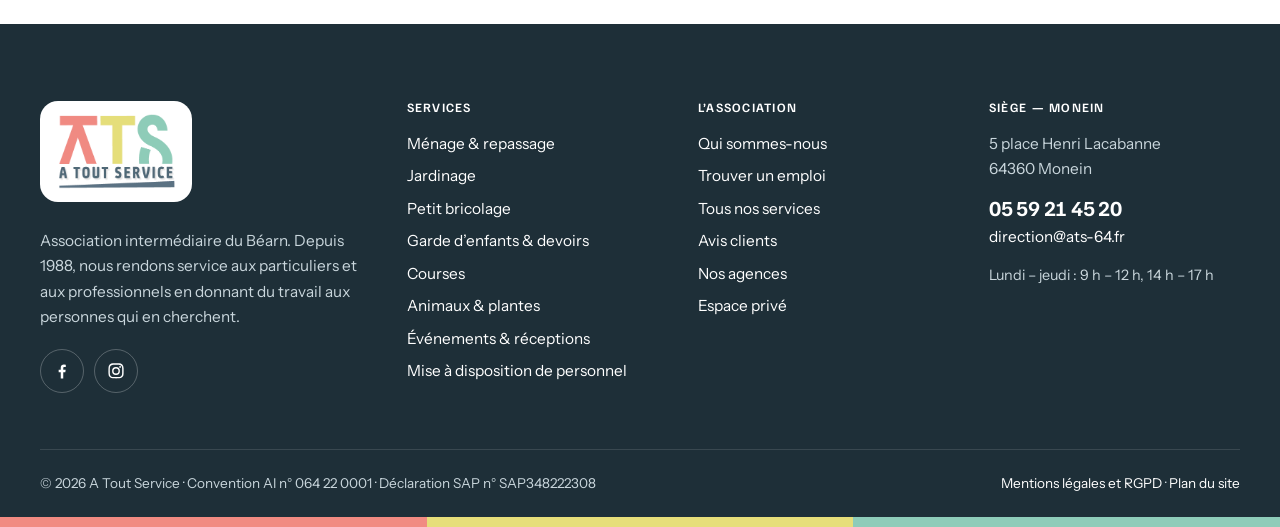
<file: service-mise-a-disposition-personnel.html>
<!DOCTYPE html>
<html lang="fr">
<head>
  <meta charset="utf-8">
  <meta name="viewport" content="width=device-width, initial-scale=1">
  <title>Mise à disposition de personnel à Monein | A Tout Service</title>
  <meta name="description" content="Remplacement, surcroît d’activité, mission ponctuelle : du personnel pour entreprises, collectivités et associations. Monein, Mourenx, Orthez et alentours.">
  <link rel="canonical" href="https://www.atoutservice64.fr/service-mise-a-disposition-personnel.html">
  <meta name="theme-color" content="#1E2F38">
  <meta name="robots" content="index, follow">

  <!-- Open Graph / Twitter -->
  <meta property="og:type" content="website">
  <meta property="og:locale" content="fr_FR">
  <meta property="og:site_name" content="A Tout Service">
  <meta property="og:title" content="Mise à disposition de personnel à Monein | A Tout Service">
  <meta property="og:description" content="Remplacement, surcroît d’activité, mission ponctuelle : du personnel pour entreprises, collectivités et associations. Monein, Mourenx, Orthez et alentours.">
  <meta property="og:url" content="https://www.atoutservice64.fr/service-mise-a-disposition-personnel.html">
  <meta property="og:image" content="https://www.atoutservice64.fr/assets/img/og-ats.jpg">
  <meta property="og:image:width" content="1200">
  <meta property="og:image:height" content="630">
  <meta property="og:image:alt" content="Logo A Tout Service : un coup de main chez vous, un emploi pour quelqu’un d’ici">
  <meta name="twitter:card" content="summary_large_image">
  <meta name="twitter:title" content="Mise à disposition de personnel à Monein | A Tout Service">
  <meta name="twitter:description" content="Remplacement, surcroît d’activité, mission ponctuelle : du personnel pour entreprises, collectivités et associations. Monein, Mourenx, Orthez et alentours.">
  <meta name="twitter:image" content="https://www.atoutservice64.fr/assets/img/og-ats.jpg">

  <!-- Icônes -->
  <link rel="icon" href="assets/img/favicon.svg" type="image/svg+xml">
  <link rel="icon" href="assets/img/favicon-32.png" sizes="32x32" type="image/png">
  <link rel="apple-touch-icon" href="assets/img/apple-touch-icon.png">

  <!-- Polices : Familjen Grotesk (titres) + Instrument Sans (texte) -->
  <link rel="preconnect" href="https://fonts.googleapis.com">
  <link rel="preconnect" href="https://fonts.gstatic.com" crossorigin>
  <link rel="stylesheet" href="https://fonts.googleapis.com/css2?family=Familjen+Grotesk:wght@600;700&family=Instrument+Sans:wght@400;600;700&display=swap">
  <link rel="stylesheet" href="assets/css/style.css">
  <script>document.documentElement.classList.add('js')</script>
  <script src="assets/js/main.js" defer></script>
  <script type="application/ld+json">
  {
    "@context": "https://schema.org",
    "@type": "Service",
    "name": "Mise à disposition de personnel",
    "serviceType": "Mise à disposition de personnel",
    "description": "Remplacement, surcroît d’activité, mission ponctuelle : du personnel pour entreprises, collectivités et associations. Monein, Mourenx, Orthez et alentours.",
    "url": "https://www.atoutservice64.fr/service-mise-a-disposition-personnel.html",
    "image": "https://www.atoutservice64.fr/assets/img/entreprise-1200.webp",
    "provider": {
      "@id": "https://www.atoutservice64.fr/#organisation",
      "@type": "EmploymentAgency",
      "name": "A Tout Service",
      "telephone": "+33 5 59 21 45 20",
      "address": {
        "@type": "PostalAddress",
        "streetAddress": "5 place Henri Lacabanne",
        "postalCode": "64360",
        "addressLocality": "Monein",
        "addressCountry": "FR"
      }
    },
    "areaServed": [
      {
        "@type": "City",
        "name": "Monein"
      },
      {
        "@type": "City",
        "name": "Mourenx"
      },
      {
        "@type": "City",
        "name": "Orthez"
      },
      {
        "@type": "City",
        "name": "Artix"
      },
      {
        "@type": "City",
        "name": "Lacq"
      },
      {
        "@type": "City",
        "name": "Lagor"
      },
      {
        "@type": "City",
        "name": "Pardies"
      },
      {
        "@type": "City",
        "name": "Abos"
      },
      {
        "@type": "City",
        "name": "Tarsacq"
      },
      {
        "@type": "City",
        "name": "Cardesse"
      },
      {
        "@type": "City",
        "name": "Cuqueron"
      },
      {
        "@type": "City",
        "name": "Parbayse"
      },
      {
        "@type": "City",
        "name": "Lahourcade"
      },
      {
        "@type": "City",
        "name": "Lucq-de-Béarn"
      },
      {
        "@type": "City",
        "name": "Navarrenx"
      },
      {
        "@type": "City",
        "name": "Lasseube"
      },
      {
        "@type": "City",
        "name": "Gan"
      },
      {
        "@type": "City",
        "name": "Jurançon"
      },
      {
        "@type": "City",
        "name": "Lescar"
      },
      {
        "@type": "City",
        "name": "Pau"
      },
      {
        "@type": "City",
        "name": "Oloron-Sainte-Marie"
      },
      {
        "@type": "City",
        "name": "Salies-de-Béarn"
      },
      {
        "@type": "City",
        "name": "Arzacq-Arraziguet"
      }
    ],
    "audience": {
      "@type": "BusinessAudience",
      "audienceType": "Entreprises, collectivités et associations"
    }
  }
  </script>
  <script type="application/ld+json">
  {
    "@context": "https://schema.org",
    "@type": "BreadcrumbList",
    "itemListElement": [
      {
        "@type": "ListItem",
        "position": 1,
        "name": "Accueil",
        "item": "https://www.atoutservice64.fr/"
      },
      {
        "@type": "ListItem",
        "position": 2,
        "name": "Services",
        "item": "https://www.atoutservice64.fr/services.html"
      },
      {
        "@type": "ListItem",
        "position": 3,
        "name": "Mise à disposition de personnel",
        "item": "https://www.atoutservice64.fr/service-mise-a-disposition-personnel.html"
      }
    ]
  }
  </script>
  <script type="application/ld+json">
  {
    "@context": "https://schema.org",
    "@type": "FAQPage",
    "mainEntity": [
      {
        "@type": "Question",
        "name": "Sous quel délai pouvez-vous proposer quelqu’un ?",
        "acceptedAnswer": {
          "@type": "Answer",
          "text": "Cela dépend du profil recherché. Pour les besoins courants (entretien, manutention, espaces verts), nous proposons souvent une personne en quelques jours."
        }
      },
      {
        "@type": "Question",
        "name": "Y a-t-il une durée maximale de mise à disposition ?",
        "acceptedAnswer": {
          "@type": "Answer",
          "text": "Oui : les mises à disposition en entreprise par une association intermédiaire sont encadrées par le Code du travail. Nous vous indiquons le cadre applicable à votre besoin dès le premier échange."
        }
      },
      {
        "@type": "Question",
        "name": "Pouvons-nous embaucher la personne ensuite ?",
        "acceptedAnswer": {
          "@type": "Answer",
          "text": "Oui, et c’est même le but. Une mise à disposition réussie qui se transforme en embauche, c’est la meilleure issue pour tout le monde."
        }
      },
      {
        "@type": "Question",
        "name": "Et les collectivités ?",
        "acceptedAnswer": {
          "@type": "Answer",
          "text": "Nous travaillons avec les communes et intercommunalités du secteur : entretien de locaux, espaces verts, renfort ponctuel des services techniques."
        }
      }
    ]
  }
  </script>
</head>
<body>
  <a class="skip-link" href="#contenu">Aller au contenu</a>

  <!-- ====== Barre haute ====== -->
  <div class="topbar">
    <div class="wrap">
      <p class="topbar__info" style="margin:0"><span>Association intermédiaire depuis 1988</span><span>50 % de crédit d’impôt sur les services éligibles</span></p>
      <p class="topbar__links" style="margin:0"><a href="https://77.197.211.142/?LOG=GTA265" rel="nofollow noopener">Espace privé</a></p>
    </div>
  </div>

  <!-- ====== En-tête ====== -->
  <header class="site-header">
    <div class="wrap">
      <a class="logo" href="index.html" aria-label="A Tout Service, retour à l’accueil">
        <img src="assets/img/logo-ats.webp" width="336" height="209" alt="A Tout Service">
      </a>
      <button class="burger" type="button" aria-expanded="false" aria-controls="menu"><span class="burger__bars" aria-hidden="true"></span>Menu</button>
      <nav class="nav" id="menu" aria-label="Navigation principale">
        <ul class="nav__list">
          <li><a href="index.html">Accueil</a></li>
          <li class="has-sub"><a href="services.html">Services</a>
            <ul class="nav__sub">
            <li><a href="service-menage-repassage.html">Ménage & repassage<small>Ménage courant, grand nettoyage, vitres, repassage.</small></a></li>
            <li><a href="service-jardinage-espaces-verts.html">Jardinage<small>Tonte, haies, désherbage, feuilles mortes.</small></a></li>
            <li><a href="service-bricolage-petits-travaux.html">Petit bricolage<small>Montage de meubles, fixations, petites réparations.</small></a></li>
            <li><a href="service-garde-enfants-aide-devoirs.html">Garde d’enfants & devoirs<small>Sortie d’école, garde des 3 ans et plus, devoirs.</small></a></li>
            <li><a href="service-courses-livraison.html">Courses<small>Courses, livraison, rangement et petites commissions.</small></a></li>
            <li><a href="service-animaux-plantes-absences.html">Animaux & plantes<small>Nourrir, promener, arroser, relever le courrier.</small></a></li>
            <li><a href="service-aide-evenements-reception.html">Événements & réceptions<small>Mise en place, service, plonge et rangement.</small></a></li>
            <li class="pro"><a href="service-mise-a-disposition-personnel.html">Mise à disposition de personnel<small>Remplacements, surcroîts d’activité, missions ponctuelles.</small></a></li>
            </ul>
          </li>
          <li><a href="service-mise-a-disposition-personnel.html" aria-current="page">Entreprises</a></li>
          <li><a href="trouver-un-emploi.html">Trouver un emploi</a></li>
          <li><a href="a-propos.html">L’association</a></li>
          <li><a href="avis.html">Avis</a></li>
          <li><a href="contact.html">Contact</a></li>
        </ul>
        <a class="btn nav__cta" href="tel:+33559214520"><svg viewBox="0 0 24 24" aria-hidden="true" fill="currentColor"><path d="M6.6 10.8a15.1 15.1 0 0 0 6.6 6.6l2.2-2.2a1 1 0 0 1 1-.25 11.4 11.4 0 0 0 3.6.57 1 1 0 0 1 1 1V20a1 1 0 0 1-1 1A17 17 0 0 1 3 4a1 1 0 0 1 1-1h3.5a1 1 0 0 1 1 1c0 1.25.2 2.45.57 3.57a1 1 0 0 1-.25 1z"/></svg><span>05 59 21 45 20</span></a>
      </nav>
    </div>
  </header>

  <main id="contenu">

    <!-- ====== En-tête de page ====== -->
    <section class="page-hero">
      <div class="wrap">
        <nav class="fil" aria-label="Fil d’Ariane"><ol><li><a href="index.html">Accueil</a></li><li><a href="services.html">Services</a></li><li aria-current="page">Mise à disposition de personnel</li></ol></nav>
        <div class="page-hero__grid">
          <div>
            <p class="eyebrow eyebrow--menthe">Entreprises, collectivités, associations</p>
            <h1>Mise à disposition de personnel : <span class="trait trait--menthe">un renfort</span>, sans recrutement</h1>
            <p class="lead">Un salarié absent, un pic d’activité, une mission de quelques jours : nous vous proposons rapidement une personne du territoire. Nous gérons le contrat, la paie et les déclarations ; vous recevez une facture.</p>
            <div class="btn-row" style="margin-top:1.8rem">
              <a class="btn" href="contact.html?service=mise-a-disposition-personnel&amp;profil=professionnel">Exprimer un besoin</a>
              <a class="btn btn--ghost" href="tel:+33559214520"><svg viewBox="0 0 24 24" aria-hidden="true" fill="currentColor"><path d="M6.6 10.8a15.1 15.1 0 0 0 6.6 6.6l2.2-2.2a1 1 0 0 1 1-.25 11.4 11.4 0 0 0 3.6.57 1 1 0 0 1 1 1V20a1 1 0 0 1-1 1A17 17 0 0 1 3 4a1 1 0 0 1 1-1h3.5a1 1 0 0 1 1 1c0 1.25.2 2.45.57 3.57a1 1 0 0 1-.25 1z"/></svg>05 59 21 45 20</a>
            </div>
            <ul class="atouts"><li>Aucune gestion RH</li><li>Réactivité locale</li><li>Engagement RSE concret</li></ul>
          </div>
          <figure><img src="assets/img/entreprise-1200.webp" srcset="assets/img/entreprise-640.webp 640w, assets/img/entreprise-1200.webp 1200w" sizes="(max-width: 900px) 100vw, 520px" width="1200" height="800" alt="Deux collègues en gilet de sécurité discutant dans une allée d’entrepôt" fetchpriority="high" decoding="async"></figure>
        </div>
      </div>
    </section>

    <!-- ====== Le détail ====== -->
    <section class="section" aria-labelledby="detail-titre">
      <div class="wrap split">
        <div class="sticky-col">
          <p class="eyebrow eyebrow--menthe">Missions possibles</p>
          <h2 id="detail-titre">Les renforts que nous assurons.</h2>
          <p class="muted">Chaque demande est étudiée : dites-nous le poste, nous vous disons si nous avons le bon profil.</p>
        </div>
        <ul class="liste-coche liste-coche--menthe">
          <li><strong>Remplacement</strong>Congé, arrêt maladie, absence imprévue d’un salarié.</li>
          <li><strong>Surcroît d’activité</strong>Saison, inventaire, commande exceptionnelle.</li>
          <li><strong>Entretien de locaux</strong>Bureaux, salles communales, parties communes.</li>
          <li><strong>Espaces verts et voirie</strong>Pour les communes et intercommunalités.</li>
          <li><strong>Manutention et logistique</strong>Préparation, rangement, chargement, aide en restauration collective.</li>
        </ul>
      </div>
    </section>

    <!-- ====== Crédit d'impôt / facturation ====== -->
    <section class="section section--brume section--serree" aria-labelledby="credit-titre">
      <div class="wrap split split--egal">
        <div class="encart encart--menthe reveal">
          <h2 id="credit-titre" style="font-size:var(--fs-h3)">Pourquoi passer par nous</h2>
          <p>Pas de recrutement à mener, pas de contrat à rédiger, pas de paie à établir : l’association est l’employeur et vous facture les heures réalisées. Vous répondez à un besoin réel tout en soutenant l’emploi local, un argument concret pour votre démarche RSE.</p>

        </div>
        <div class="reveal">
          <h2 style="font-size:var(--fs-h3)">Comment ça se passe</h2>
          <p class="muted">Un interlocuteur unique, une personne du territoire, une facture pour les heures réalisées.</p>
          <a class="lien-fleche" href="#etapes">Voir les étapes</a>
        </div>
      </div>
    </section>

    <section class="section" id="etapes" aria-labelledby="etapes-titre">
      <div class="wrap">
        <div class="sec-head sec-head--stack">
          <h2 id="etapes-titre">Un renfort en trois étapes.</h2>
        </div>
        <ol class="etapes">
          <li class="etape reveal"><h3>Vous nous appelez</h3><p>Vous décrivez le poste, les horaires et la durée de la mission.</p></li>
          <li class="etape reveal"><h3>Nous proposons une personne</h3><p>Nous choisissons un profil adapté parmi les personnes que nous accompagnons, et vous le présentons.</p></li>
          <li class="etape reveal"><h3>La mission démarre</h3><p>Vous recevez une facture pour les heures réalisées. Nous restons en lien avec vous et le salarié.</p></li>
        </ol>
      </div>
    </section>

    <!-- ====== Signature : le double effet ====== -->
    <section class="section sombre" aria-labelledby="double-titre">
      <div class="wrap">
        <div class="sec-head">
          <div>
            <p class="eyebrow eyebrow--soleil">Le double effet</p>
            <h2 id="double-titre">Ce que vous nous confiez. Ce que ça construit.</h2>
          </div>
          <p>Chez nous, chaque heure de service est aussi une heure de travail payée à une personne qui reprend pied dans l’emploi.</p>
        </div>
        <div class="double">
          <div class="double__col reveal">
            <h3>Pour vous</h3>
            <p class="gros">Deux heures de ménage, le mardi matin.</p>
            <ul>
              <li>Pas de contrat, pas de fiche de paie</li>
              <li>50 % de crédit d’impôt sur les services éligibles</li>
              <li>Un intervenant de votre secteur</li>
            </ul>
          </div>
          <div class="double__egal" aria-hidden="true"><span>=</span></div>
          <div class="double__col double__col--eux reveal">
            <h3>Pour quelqu’un d’ici</h3>
            <p class="gros">Deux heures de salaire et un pas vers un emploi durable.</p>
            <ul>
              <li>Un contrat de travail et un salaire</li>
              <li>Une expérience à mettre sur son CV</li>
              <li>Un accompagnement vers l’emploi</li>
            </ul>
          </div>
        </div>
      </div>
    </section>

    <!-- ====== FAQ ====== -->
    <section class="section" aria-labelledby="faq-titre">
      <div class="wrap split">
        <div class="sticky-col">
          <p class="eyebrow">Questions fréquentes</p>
          <h2 id="faq-titre">Mise à disposition de personnel : vos questions.</h2>
        </div>
        <div class="faq">
          <details><summary>Sous quel délai pouvez-vous proposer quelqu’un ?</summary><div><p>Cela dépend du profil recherché. Pour les besoins courants (entretien, manutention, espaces verts), nous proposons souvent une personne en quelques jours.</p></div></details>
          <details><summary>Y a-t-il une durée maximale de mise à disposition ?</summary><div><p>Oui : les mises à disposition en entreprise par une association intermédiaire sont encadrées par le Code du travail. Nous vous indiquons le cadre applicable à votre besoin dès le premier échange.</p></div></details>
          <details><summary>Pouvons-nous embaucher la personne ensuite ?</summary><div><p>Oui, et c’est même le but. Une mise à disposition réussie qui se transforme en embauche, c’est la meilleure issue pour tout le monde.</p></div></details>
          <details><summary>Et les collectivités ?</summary><div><p>Nous travaillons avec les communes et intercommunalités du secteur : entretien de locaux, espaces verts, renfort ponctuel des services techniques.</p></div></details>
        </div>
      </div>
    </section>

    <!-- ====== Autres services (maillage interne) ====== -->
    <section class="section section--brume section--serree" aria-labelledby="autres-titre">
      <div class="wrap">
        <h2 id="autres-titre" style="font-size:var(--fs-h3)">Nos autres services</h2>
        <ul class="autres">
          <li><a href="service-menage-repassage.html">Ménage et repassage à domicile</a></li>
          <li><a href="service-jardinage-espaces-verts.html">Jardinage et entretien des espaces verts</a></li>
          <li><a href="service-bricolage-petits-travaux.html">Petit bricolage et petits travaux</a></li>
          <li><a href="service-garde-enfants-aide-devoirs.html">Garde d’enfants et aide aux devoirs</a></li>
          <li><a href="service-courses-livraison.html">Courses et livraison à domicile</a></li>
          <li><a href="service-animaux-plantes-absences.html">Animaux et plantes pendant vos absences</a></li>
          <li><a href="service-aide-evenements-reception.html">Aide pour vos événements et réceptions</a></li>
        </ul>
      </div>
    </section>

    <!-- ====== Zone d'intervention ====== -->
    <section class="section" aria-labelledby="zone-titre">
      <div class="wrap split">
        <div>
          <p class="eyebrow eyebrow--menthe">Zone d’intervention</p>
          <h2 id="zone-titre">Monein et 40 km autour.</h2>
          <p class="muted">Trois agences, à Monein, Mourenx et Orthez, et des permanences à Artix, Salies-de-Béarn et Arzacq : nous restons à deux pas de chez vous.</p>
          <a class="lien-fleche" href="contact.html">Voir nos agences et horaires</a>
        </div>
        <div>
          <ul class="communes">
            <li class="fort">Monein</li><li class="fort">Mourenx</li><li class="fort">Orthez</li><li>Artix</li><li>Lacq</li><li>Lagor</li><li>Pardies</li><li>Abos</li><li>Tarsacq</li><li>Cardesse</li><li>Cuqueron</li><li>Parbayse</li><li>Lahourcade</li><li>Lucq-de-Béarn</li><li>Navarrenx</li><li>Lasseube</li><li>Gan</li><li>Jurançon</li><li>Lescar</li><li>Pau</li><li>Oloron-Sainte-Marie</li><li>Salies-de-Béarn</li><li>Arzacq-Arraziguet</li>
          </ul>
          <p class="small muted" style="margin-top:1rem">Votre commune n’apparaît pas ? Appelez-nous au <a href="tel:+33559214520">05 59 21 45 20</a>.</p>
        </div>
      </div>
    </section>

    <!-- ====== Appel à l'action ====== -->
    <section class="section section--serree" aria-labelledby="cta-titre">
      <div class="wrap">
        <div class="cta sombre reveal">
          <div>
            <h2 id="cta-titre">Un besoin de renfort ?</h2>
            <p>Décrivez-nous le poste et la période : nous vous rappelons rapidement avec une proposition.</p>
          </div>
          <div class="btn-row">
            <a class="btn btn--corail" href="contact.html">Demander un devis</a>
            <a class="btn btn--ghost" href="tel:+33559214520"><svg viewBox="0 0 24 24" aria-hidden="true" fill="currentColor"><path d="M6.6 10.8a15.1 15.1 0 0 0 6.6 6.6l2.2-2.2a1 1 0 0 1 1-.25 11.4 11.4 0 0 0 3.6.57 1 1 0 0 1 1 1V20a1 1 0 0 1-1 1A17 17 0 0 1 3 4a1 1 0 0 1 1-1h3.5a1 1 0 0 1 1 1c0 1.25.2 2.45.57 3.57a1 1 0 0 1-.25 1z"/></svg>05 59 21 45 20</a>
          </div>
          <div class="cta__bandes" aria-hidden="true"><span></span><span></span><span></span></div>
        </div>
      </div>
    </section>
  </main>

  <!-- ====== Pied de page ====== -->
  <footer class="site-footer">
    <div class="wrap footer__grid">
      <div>
        <a class="footer__logo" href="index.html"><img src="assets/img/logo-ats.webp" width="336" height="209" alt="A Tout Service" loading="lazy"></a>
        <p>Association intermédiaire du Béarn. Depuis 1988, nous rendons service aux particuliers et aux professionnels en donnant du travail aux personnes qui en cherchent.</p>
        <div class="footer__social">
          <a href="https://www.facebook.com/atoutservice64/" rel="noopener" aria-label="A Tout Service sur Facebook"><svg viewBox="0 0 24 24" aria-hidden="true"><path d="M13.5 21v-7.5h2.5l.4-3h-2.9V8.6c0-.87.25-1.46 1.5-1.46h1.55V4.47A21 21 0 0 0 14.3 4.3c-2.2 0-3.8 1.35-3.8 3.84v2.36H8v3h2.5V21z"/></svg></a>
          <a href="https://www.instagram.com/atoutservice64/" rel="noopener" aria-label="A Tout Service sur Instagram"><svg viewBox="0 0 24 24" aria-hidden="true"><path d="M12 7.3A4.7 4.7 0 1 0 16.7 12 4.7 4.7 0 0 0 12 7.3zm0 7.7a3 3 0 1 1 3-3 3 3 0 0 1-3 3zm6-7.9a1.1 1.1 0 1 1-1.1-1.1A1.1 1.1 0 0 1 18 7.1zM21 8a5.4 5.4 0 0 0-1.5-3.8A5.4 5.4 0 0 0 15.7 2.7C14.2 2.6 9.8 2.6 8.3 2.7A5.4 5.4 0 0 0 4.5 4.2 5.4 5.4 0 0 0 3 8c-.1 1.5-.1 6 0 7.5a5.4 5.4 0 0 0 1.5 3.8 5.4 5.4 0 0 0 3.8 1.5c1.5.1 6 .1 7.5 0a5.4 5.4 0 0 0 3.8-1.5 5.4 5.4 0 0 0 1.5-3.8c.1-1.5.1-6 0-7.5zm-2 9.2a3 3 0 0 1-1.7 1.7c-1.2.5-4 .4-5.3.4s-4.1.1-5.3-.4A3 3 0 0 1 5 17.2c-.5-1.2-.4-4-.4-5.2s-.1-4.1.4-5.3A3 3 0 0 1 6.7 5c1.2-.5 4-.4 5.3-.4s4.1-.1 5.3.4A3 3 0 0 1 19 6.7c.5 1.2.4 4 .4 5.3s.1 4-.4 5.2z"/></svg></a>
        </div>
      </div>
      <div>
        <h2>Services</h2>
        <ul>
            <li><a href="service-menage-repassage.html">Ménage & repassage</a></li>
            <li><a href="service-jardinage-espaces-verts.html">Jardinage</a></li>
            <li><a href="service-bricolage-petits-travaux.html">Petit bricolage</a></li>
            <li><a href="service-garde-enfants-aide-devoirs.html">Garde d’enfants & devoirs</a></li>
            <li><a href="service-courses-livraison.html">Courses</a></li>
            <li><a href="service-animaux-plantes-absences.html">Animaux & plantes</a></li>
            <li><a href="service-aide-evenements-reception.html">Événements & réceptions</a></li>
            <li><a href="service-mise-a-disposition-personnel.html">Mise à disposition de personnel</a></li>
        </ul>
      </div>
      <div>
        <h2>L’association</h2>
        <ul>
          <li><a href="a-propos.html">Qui sommes-nous</a></li>
          <li><a href="trouver-un-emploi.html">Trouver un emploi</a></li>
          <li><a href="services.html">Tous nos services</a></li>
          <li><a href="avis.html">Avis clients</a></li>
          <li><a href="contact.html">Nos agences</a></li>
          <li><a href="https://77.197.211.142/?LOG=GTA265" rel="nofollow noopener">Espace privé</a></li>
        </ul>
      </div>
      <div>
        <h2>Siège — Monein</h2>
        <address style="font-style:normal">5 place Henri Lacabanne<br>64360 Monein</address>
        <p style="margin-top:.8rem"><a class="footer__tel" href="tel:+33559214520">05 59 21 45 20</a><br><a href="mailto:direction@ats-64.fr">direction@ats-64.fr</a></p>
        <p class="small">Lundi – jeudi : 9 h – 12 h, 14 h – 17 h</p>
      </div>
    </div>
    <div class="wrap footer__bas">
      <p style="margin:0">© <span data-annee>2026</span> A Tout Service · Convention AI n° 064 22 0001 · Déclaration SAP n° SAP348222308</p>
      <p style="margin:0"><a href="mentions-legales.html">Mentions légales et RGPD</a> · <a href="sitemap.xml">Plan du site</a></p>
    </div>
    <div class="footer__traits" aria-hidden="true"><span></span><span></span><span></span></div>
  </footer>

  <a class="btn btn--corail appel-mobile" href="tel:+33559214520"><svg viewBox="0 0 24 24" aria-hidden="true" fill="currentColor"><path d="M6.6 10.8a15.1 15.1 0 0 0 6.6 6.6l2.2-2.2a1 1 0 0 1 1-.25 11.4 11.4 0 0 0 3.6.57 1 1 0 0 1 1 1V20a1 1 0 0 1-1 1A17 17 0 0 1 3 4a1 1 0 0 1 1-1h3.5a1 1 0 0 1 1 1c0 1.25.2 2.45.57 3.57a1 1 0 0 1-.25 1z"/></svg><span>Appeler le 05 59 21 45 20</span></a>
</body>
</html>
</file>
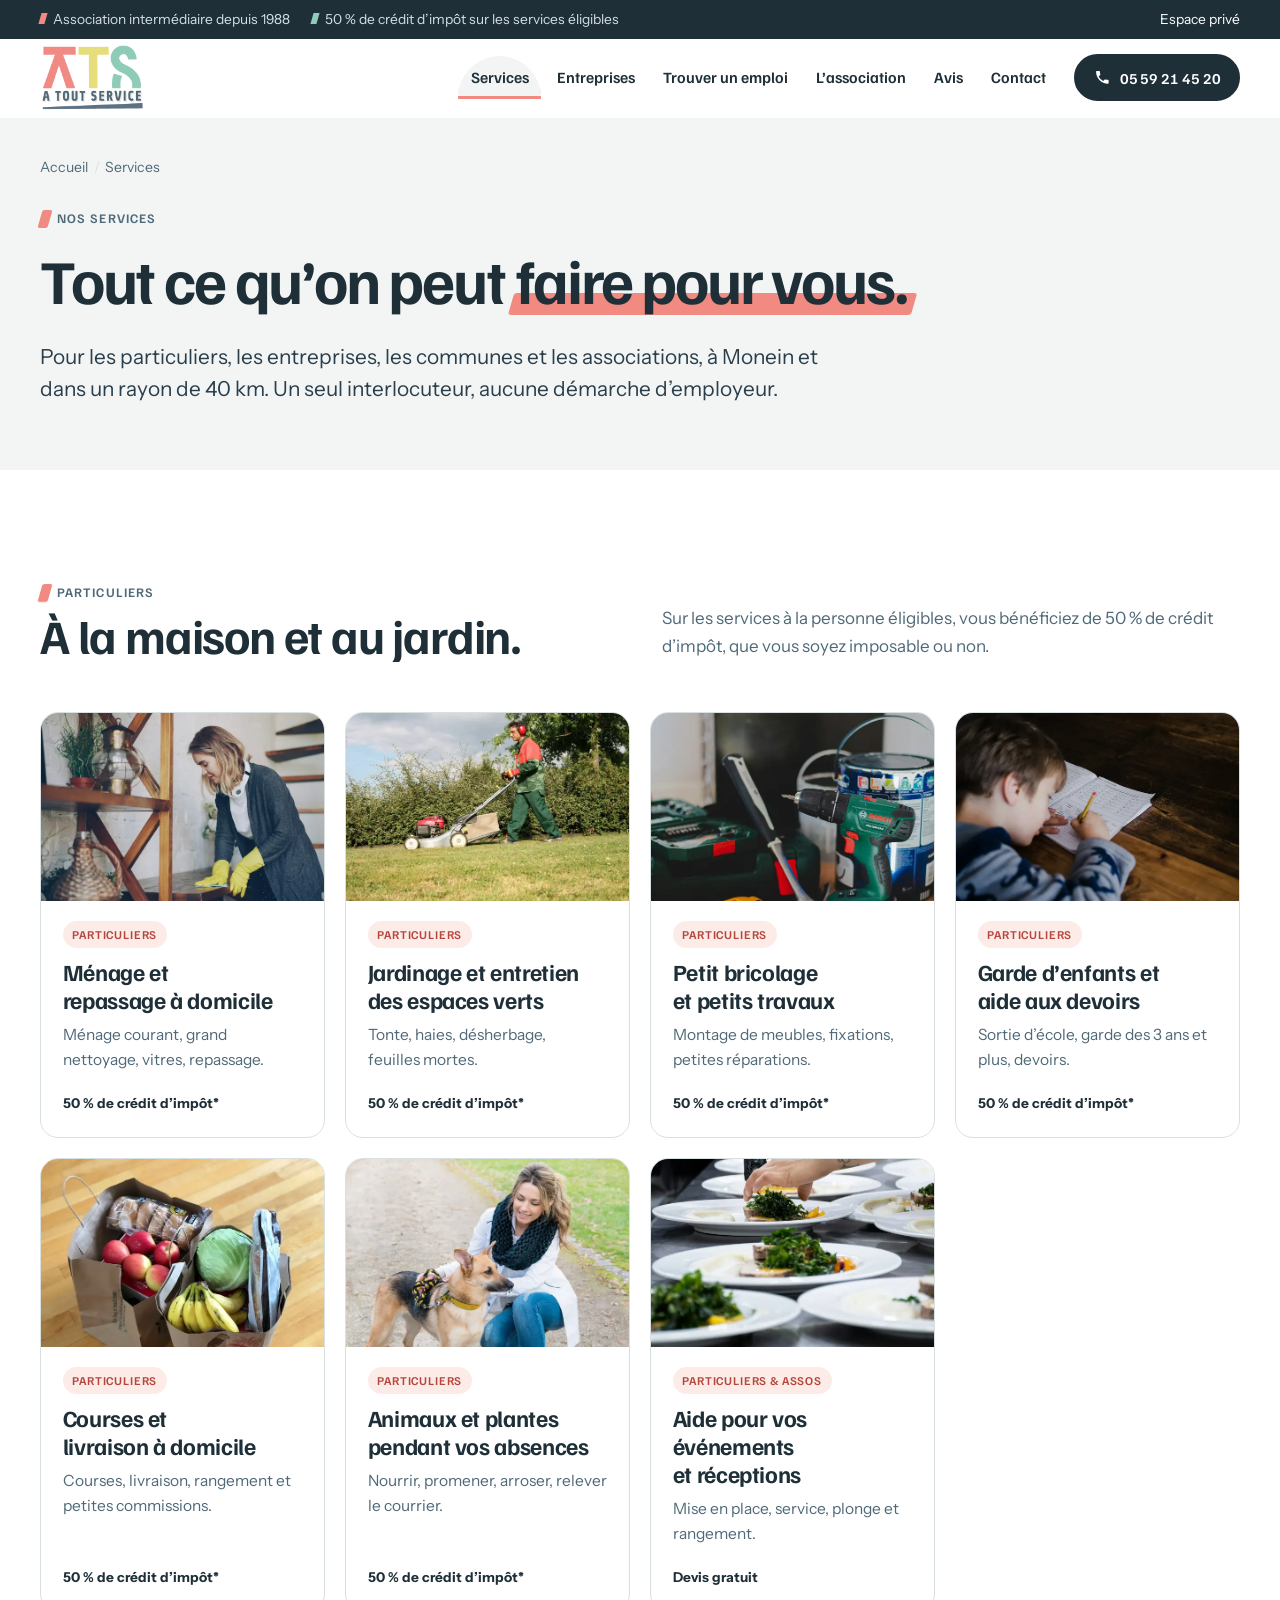
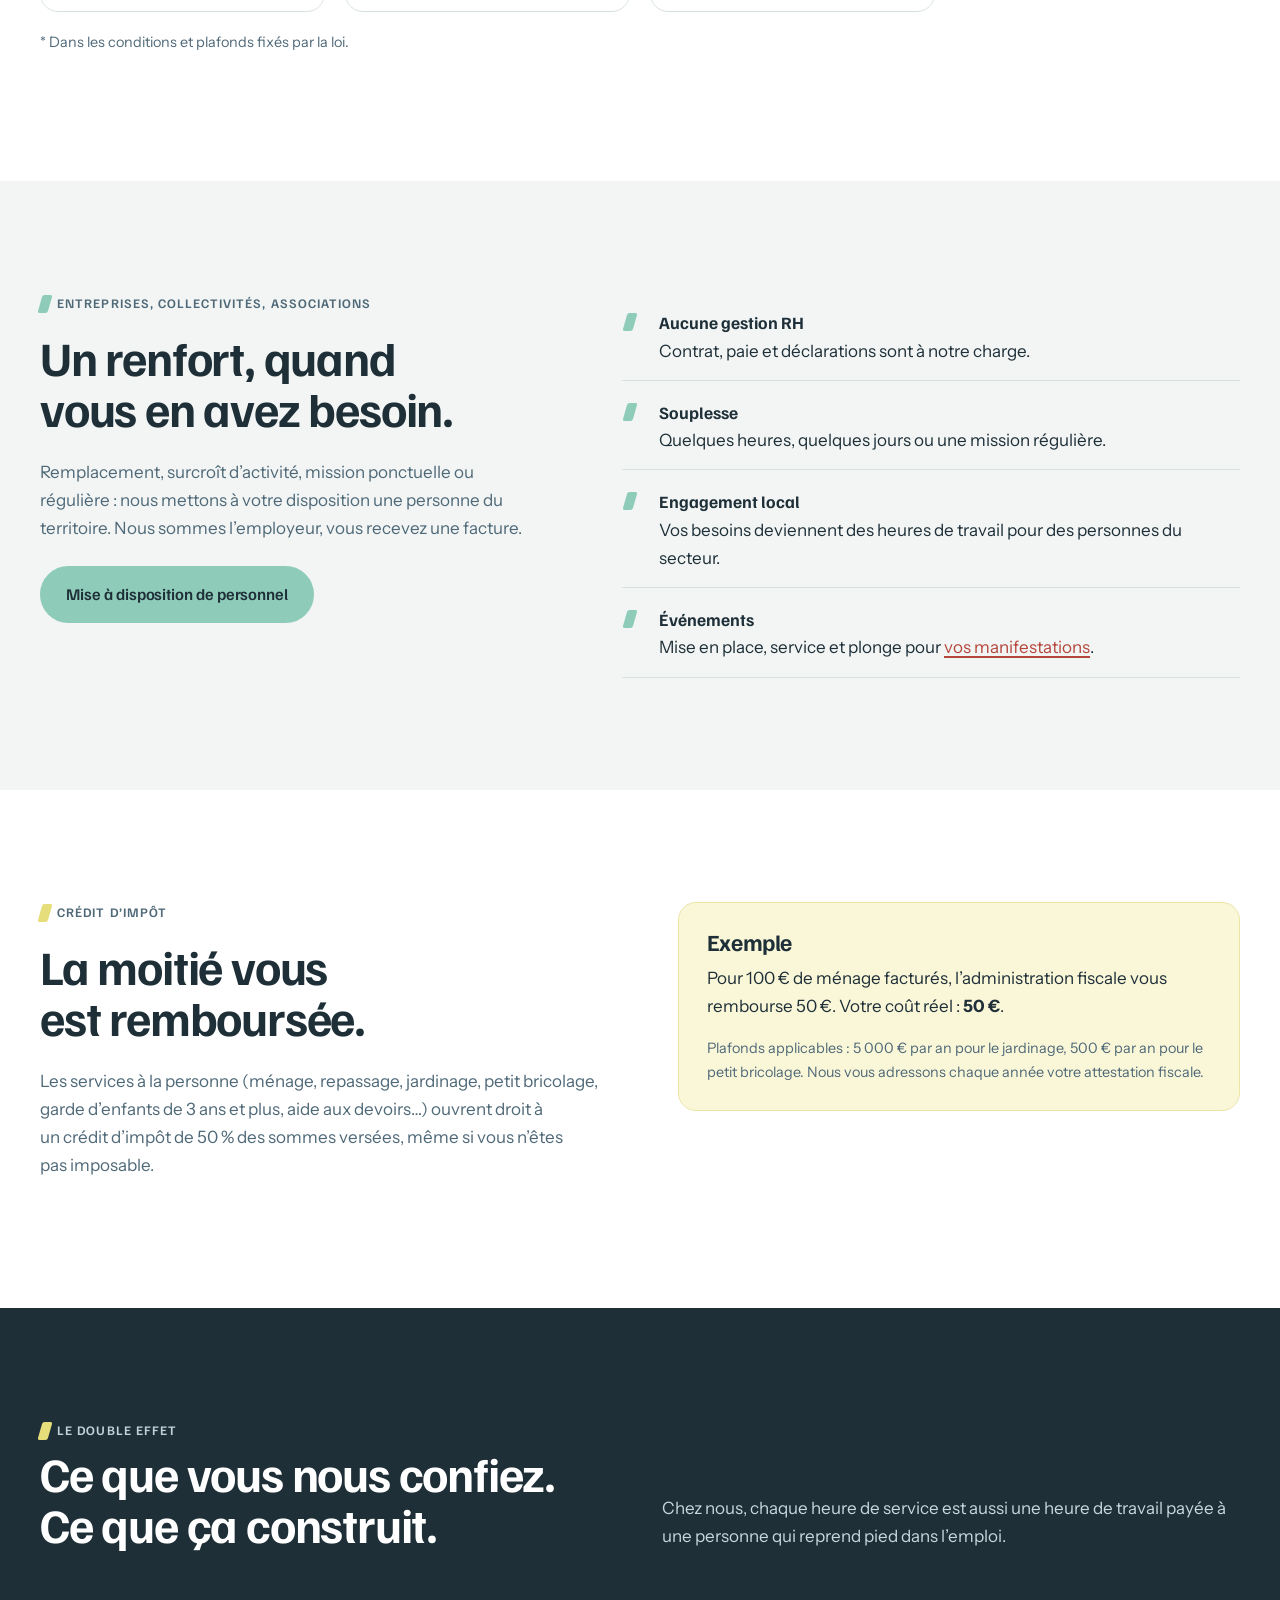
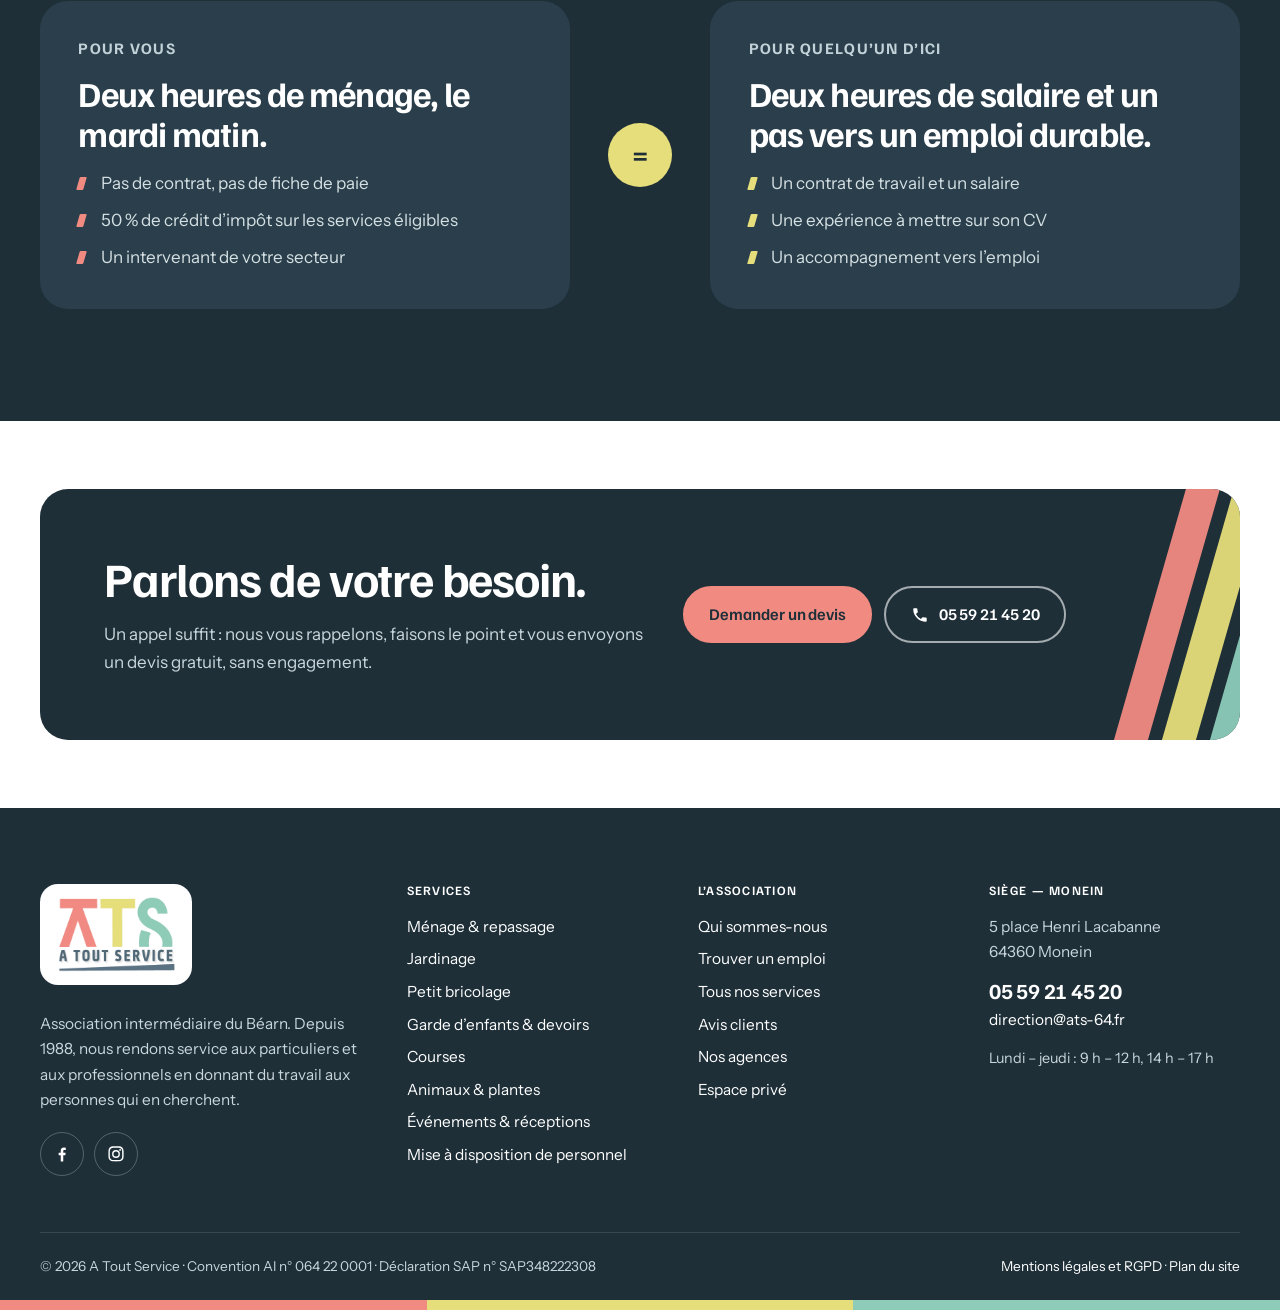
<file: services.html>
<!DOCTYPE html>
<html lang="fr">
<head>
  <meta charset="utf-8">
  <meta name="viewport" content="width=device-width, initial-scale=1">
  <title>Nos services à domicile et aux entreprises | A Tout Service</title>
  <meta name="description" content="Ménage, jardinage, bricolage, garde d’enfants, courses, événements, mise à disposition de personnel : tous les services d’A Tout Service autour de Monein.">
  <link rel="canonical" href="https://www.atoutservice64.fr/services.html">
  <meta name="theme-color" content="#1E2F38">
  <meta name="robots" content="index, follow">

  <!-- Open Graph / Twitter -->
  <meta property="og:type" content="website">
  <meta property="og:locale" content="fr_FR">
  <meta property="og:site_name" content="A Tout Service">
  <meta property="og:title" content="Nos services à domicile et aux entreprises | A Tout Service">
  <meta property="og:description" content="Ménage, jardinage, bricolage, garde d’enfants, courses, événements, mise à disposition de personnel : tous les services d’A Tout Service autour de Monein.">
  <meta property="og:url" content="https://www.atoutservice64.fr/services.html">
  <meta property="og:image" content="https://www.atoutservice64.fr/assets/img/og-ats.jpg">
  <meta property="og:image:width" content="1200">
  <meta property="og:image:height" content="630">
  <meta property="og:image:alt" content="Logo A Tout Service : un coup de main chez vous, un emploi pour quelqu’un d’ici">
  <meta name="twitter:card" content="summary_large_image">
  <meta name="twitter:title" content="Nos services à domicile et aux entreprises | A Tout Service">
  <meta name="twitter:description" content="Ménage, jardinage, bricolage, garde d’enfants, courses, événements, mise à disposition de personnel : tous les services d’A Tout Service autour de Monein.">
  <meta name="twitter:image" content="https://www.atoutservice64.fr/assets/img/og-ats.jpg">

  <!-- Icônes -->
  <link rel="icon" href="assets/img/favicon.svg" type="image/svg+xml">
  <link rel="icon" href="assets/img/favicon-32.png" sizes="32x32" type="image/png">
  <link rel="apple-touch-icon" href="assets/img/apple-touch-icon.png">

  <!-- Polices : Familjen Grotesk (titres) + Instrument Sans (texte) -->
  <link rel="preconnect" href="https://fonts.googleapis.com">
  <link rel="preconnect" href="https://fonts.gstatic.com" crossorigin>
  <link rel="stylesheet" href="https://fonts.googleapis.com/css2?family=Familjen+Grotesk:wght@600;700&family=Instrument+Sans:wght@400;600;700&display=swap">
  <link rel="stylesheet" href="assets/css/style.css">
  <script>document.documentElement.classList.add('js')</script>
  <script src="assets/js/main.js" defer></script>
  <script type="application/ld+json">
  {
    "@context": "https://schema.org",
    "@type": "ItemList",
    "name": "Services A Tout Service",
    "itemListElement": [
      {
        "@type": "ListItem",
        "position": 1,
        "url": "https://www.atoutservice64.fr/service-menage-repassage.html",
        "name": "Ménage et repassage à domicile"
      },
      {
        "@type": "ListItem",
        "position": 2,
        "url": "https://www.atoutservice64.fr/service-jardinage-espaces-verts.html",
        "name": "Jardinage et entretien des espaces verts"
      },
      {
        "@type": "ListItem",
        "position": 3,
        "url": "https://www.atoutservice64.fr/service-bricolage-petits-travaux.html",
        "name": "Petit bricolage et petits travaux"
      },
      {
        "@type": "ListItem",
        "position": 4,
        "url": "https://www.atoutservice64.fr/service-garde-enfants-aide-devoirs.html",
        "name": "Garde d’enfants et aide aux devoirs"
      },
      {
        "@type": "ListItem",
        "position": 5,
        "url": "https://www.atoutservice64.fr/service-courses-livraison.html",
        "name": "Courses et livraison à domicile"
      },
      {
        "@type": "ListItem",
        "position": 6,
        "url": "https://www.atoutservice64.fr/service-animaux-plantes-absences.html",
        "name": "Animaux et plantes pendant vos absences"
      },
      {
        "@type": "ListItem",
        "position": 7,
        "url": "https://www.atoutservice64.fr/service-aide-evenements-reception.html",
        "name": "Aide pour vos événements et réceptions"
      },
      {
        "@type": "ListItem",
        "position": 8,
        "url": "https://www.atoutservice64.fr/service-mise-a-disposition-personnel.html",
        "name": "Mise à disposition de personnel"
      }
    ]
  }
  </script>
  <script type="application/ld+json">
  {
    "@context": "https://schema.org",
    "@type": "BreadcrumbList",
    "itemListElement": [
      {
        "@type": "ListItem",
        "position": 1,
        "name": "Accueil",
        "item": "https://www.atoutservice64.fr/"
      },
      {
        "@type": "ListItem",
        "position": 2,
        "name": "Services",
        "item": "https://www.atoutservice64.fr/services.html"
      }
    ]
  }
  </script>
</head>
<body>
  <a class="skip-link" href="#contenu">Aller au contenu</a>

  <!-- ====== Barre haute ====== -->
  <div class="topbar">
    <div class="wrap">
      <p class="topbar__info" style="margin:0"><span>Association intermédiaire depuis 1988</span><span>50 % de crédit d’impôt sur les services éligibles</span></p>
      <p class="topbar__links" style="margin:0"><a href="https://77.197.211.142/?LOG=GTA265" rel="nofollow noopener">Espace privé</a></p>
    </div>
  </div>

  <!-- ====== En-tête ====== -->
  <header class="site-header">
    <div class="wrap">
      <a class="logo" href="index.html" aria-label="A Tout Service, retour à l’accueil">
        <img src="assets/img/logo-ats.webp" width="336" height="209" alt="A Tout Service">
      </a>
      <button class="burger" type="button" aria-expanded="false" aria-controls="menu"><span class="burger__bars" aria-hidden="true"></span>Menu</button>
      <nav class="nav" id="menu" aria-label="Navigation principale">
        <ul class="nav__list">
          <li><a href="index.html">Accueil</a></li>
          <li class="has-sub"><a href="services.html" aria-current="page">Services</a>
            <ul class="nav__sub">
            <li><a href="service-menage-repassage.html">Ménage & repassage<small>Ménage courant, grand nettoyage, vitres, repassage.</small></a></li>
            <li><a href="service-jardinage-espaces-verts.html">Jardinage<small>Tonte, haies, désherbage, feuilles mortes.</small></a></li>
            <li><a href="service-bricolage-petits-travaux.html">Petit bricolage<small>Montage de meubles, fixations, petites réparations.</small></a></li>
            <li><a href="service-garde-enfants-aide-devoirs.html">Garde d’enfants & devoirs<small>Sortie d’école, garde des 3 ans et plus, devoirs.</small></a></li>
            <li><a href="service-courses-livraison.html">Courses<small>Courses, livraison, rangement et petites commissions.</small></a></li>
            <li><a href="service-animaux-plantes-absences.html">Animaux & plantes<small>Nourrir, promener, arroser, relever le courrier.</small></a></li>
            <li><a href="service-aide-evenements-reception.html">Événements & réceptions<small>Mise en place, service, plonge et rangement.</small></a></li>
            <li class="pro"><a href="service-mise-a-disposition-personnel.html">Mise à disposition de personnel<small>Remplacements, surcroîts d’activité, missions ponctuelles.</small></a></li>
            </ul>
          </li>
          <li><a href="service-mise-a-disposition-personnel.html">Entreprises</a></li>
          <li><a href="trouver-un-emploi.html">Trouver un emploi</a></li>
          <li><a href="a-propos.html">L’association</a></li>
          <li><a href="avis.html">Avis</a></li>
          <li><a href="contact.html">Contact</a></li>
        </ul>
        <a class="btn nav__cta" href="tel:+33559214520"><svg viewBox="0 0 24 24" aria-hidden="true" fill="currentColor"><path d="M6.6 10.8a15.1 15.1 0 0 0 6.6 6.6l2.2-2.2a1 1 0 0 1 1-.25 11.4 11.4 0 0 0 3.6.57 1 1 0 0 1 1 1V20a1 1 0 0 1-1 1A17 17 0 0 1 3 4a1 1 0 0 1 1-1h3.5a1 1 0 0 1 1 1c0 1.25.2 2.45.57 3.57a1 1 0 0 1-.25 1z"/></svg><span>05 59 21 45 20</span></a>
      </nav>
    </div>
  </header>

  <main id="contenu">
    <section class="page-hero page-hero--simple">
      <div class="wrap">
        <nav class="fil" aria-label="Fil d’Ariane"><ol><li><a href="index.html">Accueil</a></li><li aria-current="page">Services</li></ol></nav>
        <p class="eyebrow">Nos services</p>
        <h1>Tout ce qu’on peut <span class="trait">faire pour vous.</span></h1>
        <p class="lead">Pour les particuliers, les entreprises, les communes et les associations, à Monein et dans un rayon de 40 km. Un seul interlocuteur, aucune démarche d’employeur.</p>
      </div>
    </section>

    <section class="section" id="particuliers" aria-labelledby="part-titre">
      <div class="wrap">
        <div class="sec-head">
          <div>
            <p class="eyebrow">Particuliers</p>
            <h2 id="part-titre">À la maison et au jardin.</h2>
          </div>
          <p>Sur les services à la personne éligibles, vous bénéficiez de 50 % de crédit d’impôt, que vous soyez imposable ou non.</p>
        </div>
        <ul class="cartes">
          <li class="reveal"><article class="carte">
            <div class="carte__img"><img src="assets/img/menage-640.webp" srcset="assets/img/menage-640.webp 640w, assets/img/menage-1200.webp 1200w" sizes="(max-width: 700px) 100vw, 340px" width="1200" height="800" alt="Intervenante en gants jaunes nettoyant un meuble en bois" loading="lazy" decoding="async"></div>
            <div class="carte__corps">
              <span class="carte__tag">Particuliers</span>
              <h3><a href="service-menage-repassage.html">Ménage et repassage à domicile</a></h3>
              <p>Ménage courant, grand nettoyage, vitres, repassage.</p>
              <p class="carte__credit">50 % de crédit d’impôt*</p>
            </div>
          </article></li>
          <li class="reveal"><article class="carte">
            <div class="carte__img"><img src="assets/img/jardinage-640.webp" srcset="assets/img/jardinage-640.webp 640w, assets/img/jardinage-1200.webp 1200w" sizes="(max-width: 700px) 100vw, 340px" width="1200" height="800" alt="Intervenant en tenue de travail tondant une pelouse devant une haie" loading="lazy" decoding="async"></div>
            <div class="carte__corps">
              <span class="carte__tag">Particuliers</span>
              <h3><a href="service-jardinage-espaces-verts.html">Jardinage et entretien des espaces verts</a></h3>
              <p>Tonte, haies, désherbage, feuilles mortes.</p>
              <p class="carte__credit">50 % de crédit d’impôt*</p>
            </div>
          </article></li>
          <li class="reveal"><article class="carte">
            <div class="carte__img"><img src="assets/img/bricolage-640.webp" srcset="assets/img/bricolage-640.webp 640w, assets/img/bricolage-1200.webp 1200w" sizes="(max-width: 700px) 100vw, 340px" width="1200" height="800" alt="Perceuse sans fil, marteau et détecteur posés au sol" loading="lazy" decoding="async"></div>
            <div class="carte__corps">
              <span class="carte__tag">Particuliers</span>
              <h3><a href="service-bricolage-petits-travaux.html">Petit bricolage et petits travaux</a></h3>
              <p>Montage de meubles, fixations, petites réparations.</p>
              <p class="carte__credit">50 % de crédit d’impôt*</p>
            </div>
          </article></li>
          <li class="reveal"><article class="carte">
            <div class="carte__img"><img src="assets/img/devoirs-640.webp" srcset="assets/img/devoirs-640.webp 640w, assets/img/devoirs-1200.webp 1200w" sizes="(max-width: 700px) 100vw, 340px" width="1200" height="800" alt="Enfant faisant ses devoirs dans un cahier sur une table en bois" loading="lazy" decoding="async"></div>
            <div class="carte__corps">
              <span class="carte__tag">Particuliers</span>
              <h3><a href="service-garde-enfants-aide-devoirs.html">Garde d’enfants et aide aux devoirs</a></h3>
              <p>Sortie d’école, garde des 3 ans et plus, devoirs.</p>
              <p class="carte__credit">50 % de crédit d’impôt*</p>
            </div>
          </article></li>
          <li class="reveal"><article class="carte">
            <div class="carte__img"><img src="assets/img/courses-640.webp" srcset="assets/img/courses-640.webp 640w, assets/img/courses-1200.webp 1200w" sizes="(max-width: 700px) 100vw, 340px" width="1200" height="800" alt="Deux sacs en papier remplis de fruits, légumes et pain" loading="lazy" decoding="async"></div>
            <div class="carte__corps">
              <span class="carte__tag">Particuliers</span>
              <h3><a href="service-courses-livraison.html">Courses et livraison à domicile</a></h3>
              <p>Courses, livraison, rangement et petites commissions.</p>
              <p class="carte__credit">50 % de crédit d’impôt*</p>
            </div>
          </article></li>
          <li class="reveal"><article class="carte">
            <div class="carte__img"><img src="assets/img/animaux-640.webp" srcset="assets/img/animaux-640.webp 640w, assets/img/animaux-1200.webp 1200w" sizes="(max-width: 700px) 100vw, 340px" width="1200" height="800" alt="Jeune femme accroupie caressant un berger allemand en promenade" loading="lazy" decoding="async"></div>
            <div class="carte__corps">
              <span class="carte__tag">Particuliers</span>
              <h3><a href="service-animaux-plantes-absences.html">Animaux et plantes pendant vos absences</a></h3>
              <p>Nourrir, promener, arroser, relever le courrier.</p>
              <p class="carte__credit">50 % de crédit d’impôt*</p>
            </div>
          </article></li>
          <li class="reveal"><article class="carte">
            <div class="carte__img"><img src="assets/img/evenement-640.webp" srcset="assets/img/evenement-640.webp 640w, assets/img/evenement-1200.webp 1200w" sizes="(max-width: 700px) 100vw, 340px" width="1200" height="800" alt="Mains gantées dressant des assiettes pour un repas de réception" loading="lazy" decoding="async"></div>
            <div class="carte__corps">
              <span class="carte__tag">Particuliers & assos</span>
              <h3><a href="service-aide-evenements-reception.html">Aide pour vos événements et réceptions</a></h3>
              <p>Mise en place, service, plonge et rangement.</p>
              <p class="carte__credit">Devis gratuit</p>
            </div>
          </article></li>
        </ul>
        <p class="small muted" style="margin-top:1.2rem">* Dans les conditions et plafonds fixés par la loi.</p>
      </div>
    </section>

    <section class="section section--brume" id="professionnels" aria-labelledby="pro-titre">
      <div class="wrap split">
        <div>
          <p class="eyebrow eyebrow--menthe">Entreprises, collectivités, associations</p>
          <h2 id="pro-titre">Un renfort, quand vous en avez besoin.</h2>
          <p class="muted">Remplacement, surcroît d’activité, mission ponctuelle ou régulière : nous mettons à votre disposition une personne du territoire. Nous sommes l’employeur, vous recevez une facture.</p>
          <div class="btn-row" style="margin-top:1.5rem">
            <a class="btn btn--menthe" href="service-mise-a-disposition-personnel.html">Mise à disposition de personnel</a>
          </div>
        </div>
        <ul class="liste-coche liste-coche--menthe">
          <li><strong>Aucune gestion RH</strong>Contrat, paie et déclarations sont à notre charge.</li>
          <li><strong>Souplesse</strong>Quelques heures, quelques jours ou une mission régulière.</li>
          <li><strong>Engagement local</strong>Vos besoins deviennent des heures de travail pour des personnes du secteur.</li>
          <li><strong>Événements</strong>Mise en place, service et plonge pour <a href="service-aide-evenements-reception.html">vos manifestations</a>.</li>
        </ul>
      </div>
    </section>

    <section class="section" aria-labelledby="credit-titre">
      <div class="wrap split split--egal">
        <div>
          <p class="eyebrow eyebrow--soleil">Crédit d’impôt</p>
          <h2 id="credit-titre">La moitié vous est remboursée.</h2>
          <p class="muted">Les services à la personne (ménage, repassage, jardinage, petit bricolage, garde d’enfants de 3 ans et plus, aide aux devoirs…) ouvrent droit à un crédit d’impôt de 50 % des sommes versées, même si vous n’êtes pas imposable.</p>
        </div>
        <div class="encart">
          <h3>Exemple</h3>
          <p>Pour 100 € de ménage facturés, l’administration fiscale vous rembourse 50 €. Votre coût réel : <strong>50 €</strong>.</p>
          <p class="small muted">Plafonds applicables : 5 000 € par an pour le jardinage, 500 € par an pour le petit bricolage. Nous vous adressons chaque année votre attestation fiscale.</p>
        </div>
      </div>
    </section>

    <!-- ====== Signature : le double effet ====== -->
    <section class="section sombre" aria-labelledby="double-titre">
      <div class="wrap">
        <div class="sec-head">
          <div>
            <p class="eyebrow eyebrow--soleil">Le double effet</p>
            <h2 id="double-titre">Ce que vous nous confiez. Ce que ça construit.</h2>
          </div>
          <p>Chez nous, chaque heure de service est aussi une heure de travail payée à une personne qui reprend pied dans l’emploi.</p>
        </div>
        <div class="double">
          <div class="double__col reveal">
            <h3>Pour vous</h3>
            <p class="gros">Deux heures de ménage, le mardi matin.</p>
            <ul>
              <li>Pas de contrat, pas de fiche de paie</li>
              <li>50 % de crédit d’impôt sur les services éligibles</li>
              <li>Un intervenant de votre secteur</li>
            </ul>
          </div>
          <div class="double__egal" aria-hidden="true"><span>=</span></div>
          <div class="double__col double__col--eux reveal">
            <h3>Pour quelqu’un d’ici</h3>
            <p class="gros">Deux heures de salaire et un pas vers un emploi durable.</p>
            <ul>
              <li>Un contrat de travail et un salaire</li>
              <li>Une expérience à mettre sur son CV</li>
              <li>Un accompagnement vers l’emploi</li>
            </ul>
          </div>
        </div>
      </div>
    </section>

    <!-- ====== Appel à l'action ====== -->
    <section class="section section--serree" aria-labelledby="cta-titre">
      <div class="wrap">
        <div class="cta sombre reveal">
          <div>
            <h2 id="cta-titre">Parlons de votre besoin.</h2>
            <p>Un appel suffit : nous vous rappelons, faisons le point et vous envoyons un devis gratuit, sans engagement.</p>
          </div>
          <div class="btn-row">
            <a class="btn btn--corail" href="contact.html">Demander un devis</a>
            <a class="btn btn--ghost" href="tel:+33559214520"><svg viewBox="0 0 24 24" aria-hidden="true" fill="currentColor"><path d="M6.6 10.8a15.1 15.1 0 0 0 6.6 6.6l2.2-2.2a1 1 0 0 1 1-.25 11.4 11.4 0 0 0 3.6.57 1 1 0 0 1 1 1V20a1 1 0 0 1-1 1A17 17 0 0 1 3 4a1 1 0 0 1 1-1h3.5a1 1 0 0 1 1 1c0 1.25.2 2.45.57 3.57a1 1 0 0 1-.25 1z"/></svg>05 59 21 45 20</a>
          </div>
          <div class="cta__bandes" aria-hidden="true"><span></span><span></span><span></span></div>
        </div>
      </div>
    </section>
  </main>

  <!-- ====== Pied de page ====== -->
  <footer class="site-footer">
    <div class="wrap footer__grid">
      <div>
        <a class="footer__logo" href="index.html"><img src="assets/img/logo-ats.webp" width="336" height="209" alt="A Tout Service" loading="lazy"></a>
        <p>Association intermédiaire du Béarn. Depuis 1988, nous rendons service aux particuliers et aux professionnels en donnant du travail aux personnes qui en cherchent.</p>
        <div class="footer__social">
          <a href="https://www.facebook.com/atoutservice64/" rel="noopener" aria-label="A Tout Service sur Facebook"><svg viewBox="0 0 24 24" aria-hidden="true"><path d="M13.5 21v-7.5h2.5l.4-3h-2.9V8.6c0-.87.25-1.46 1.5-1.46h1.55V4.47A21 21 0 0 0 14.3 4.3c-2.2 0-3.8 1.35-3.8 3.84v2.36H8v3h2.5V21z"/></svg></a>
          <a href="https://www.instagram.com/atoutservice64/" rel="noopener" aria-label="A Tout Service sur Instagram"><svg viewBox="0 0 24 24" aria-hidden="true"><path d="M12 7.3A4.7 4.7 0 1 0 16.7 12 4.7 4.7 0 0 0 12 7.3zm0 7.7a3 3 0 1 1 3-3 3 3 0 0 1-3 3zm6-7.9a1.1 1.1 0 1 1-1.1-1.1A1.1 1.1 0 0 1 18 7.1zM21 8a5.4 5.4 0 0 0-1.5-3.8A5.4 5.4 0 0 0 15.7 2.7C14.2 2.6 9.8 2.6 8.3 2.7A5.4 5.4 0 0 0 4.5 4.2 5.4 5.4 0 0 0 3 8c-.1 1.5-.1 6 0 7.5a5.4 5.4 0 0 0 1.5 3.8 5.4 5.4 0 0 0 3.8 1.5c1.5.1 6 .1 7.5 0a5.4 5.4 0 0 0 3.8-1.5 5.4 5.4 0 0 0 1.5-3.8c.1-1.5.1-6 0-7.5zm-2 9.2a3 3 0 0 1-1.7 1.7c-1.2.5-4 .4-5.3.4s-4.1.1-5.3-.4A3 3 0 0 1 5 17.2c-.5-1.2-.4-4-.4-5.2s-.1-4.1.4-5.3A3 3 0 0 1 6.7 5c1.2-.5 4-.4 5.3-.4s4.1-.1 5.3.4A3 3 0 0 1 19 6.7c.5 1.2.4 4 .4 5.3s.1 4-.4 5.2z"/></svg></a>
        </div>
      </div>
      <div>
        <h2>Services</h2>
        <ul>
            <li><a href="service-menage-repassage.html">Ménage & repassage</a></li>
            <li><a href="service-jardinage-espaces-verts.html">Jardinage</a></li>
            <li><a href="service-bricolage-petits-travaux.html">Petit bricolage</a></li>
            <li><a href="service-garde-enfants-aide-devoirs.html">Garde d’enfants & devoirs</a></li>
            <li><a href="service-courses-livraison.html">Courses</a></li>
            <li><a href="service-animaux-plantes-absences.html">Animaux & plantes</a></li>
            <li><a href="service-aide-evenements-reception.html">Événements & réceptions</a></li>
            <li><a href="service-mise-a-disposition-personnel.html">Mise à disposition de personnel</a></li>
        </ul>
      </div>
      <div>
        <h2>L’association</h2>
        <ul>
          <li><a href="a-propos.html">Qui sommes-nous</a></li>
          <li><a href="trouver-un-emploi.html">Trouver un emploi</a></li>
          <li><a href="services.html">Tous nos services</a></li>
          <li><a href="avis.html">Avis clients</a></li>
          <li><a href="contact.html">Nos agences</a></li>
          <li><a href="https://77.197.211.142/?LOG=GTA265" rel="nofollow noopener">Espace privé</a></li>
        </ul>
      </div>
      <div>
        <h2>Siège — Monein</h2>
        <address style="font-style:normal">5 place Henri Lacabanne<br>64360 Monein</address>
        <p style="margin-top:.8rem"><a class="footer__tel" href="tel:+33559214520">05 59 21 45 20</a><br><a href="mailto:direction@ats-64.fr">direction@ats-64.fr</a></p>
        <p class="small">Lundi – jeudi : 9 h – 12 h, 14 h – 17 h</p>
      </div>
    </div>
    <div class="wrap footer__bas">
      <p style="margin:0">© <span data-annee>2026</span> A Tout Service · Convention AI n° 064 22 0001 · Déclaration SAP n° SAP348222308</p>
      <p style="margin:0"><a href="mentions-legales.html">Mentions légales et RGPD</a> · <a href="sitemap.xml">Plan du site</a></p>
    </div>
    <div class="footer__traits" aria-hidden="true"><span></span><span></span><span></span></div>
  </footer>

  <a class="btn btn--corail appel-mobile" href="tel:+33559214520"><svg viewBox="0 0 24 24" aria-hidden="true" fill="currentColor"><path d="M6.6 10.8a15.1 15.1 0 0 0 6.6 6.6l2.2-2.2a1 1 0 0 1 1-.25 11.4 11.4 0 0 0 3.6.57 1 1 0 0 1 1 1V20a1 1 0 0 1-1 1A17 17 0 0 1 3 4a1 1 0 0 1 1-1h3.5a1 1 0 0 1 1 1c0 1.25.2 2.45.57 3.57a1 1 0 0 1-.25 1z"/></svg><span>Appeler le 05 59 21 45 20</span></a>
</body>
</html>
</file>
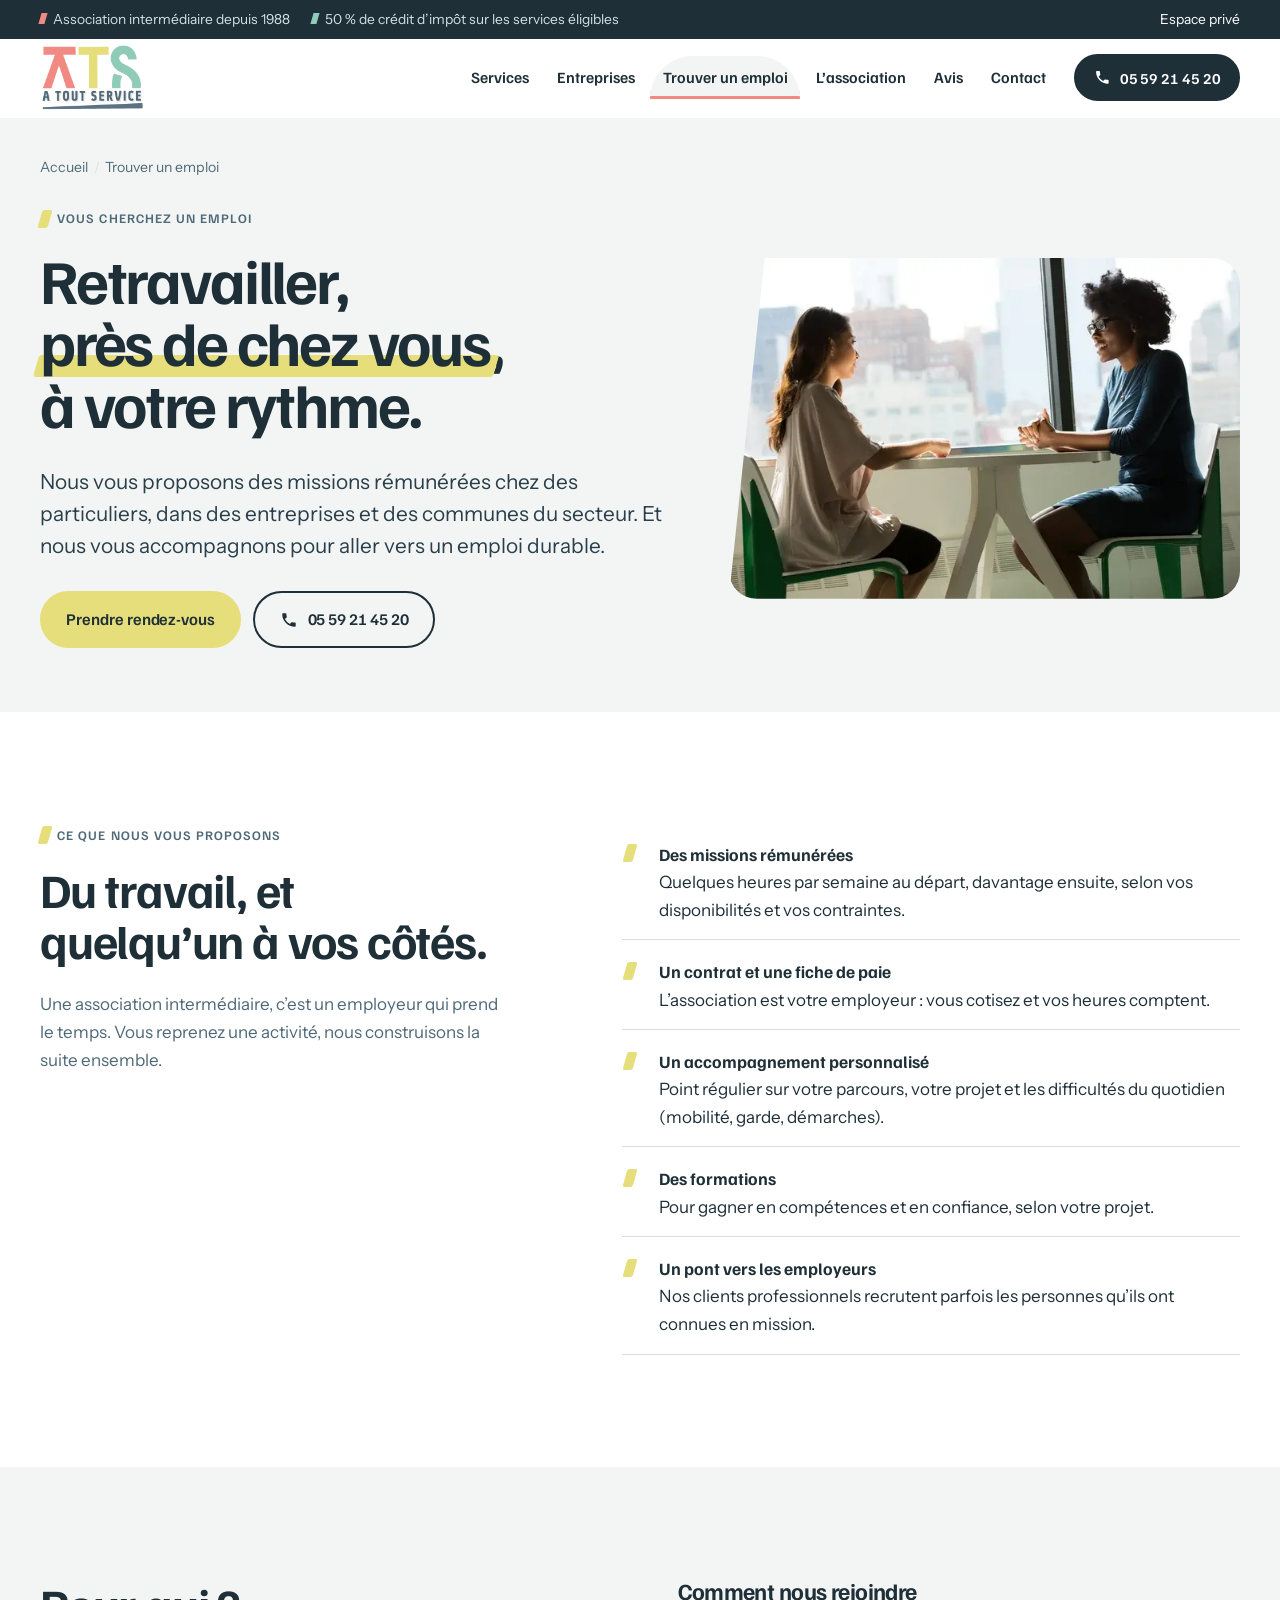
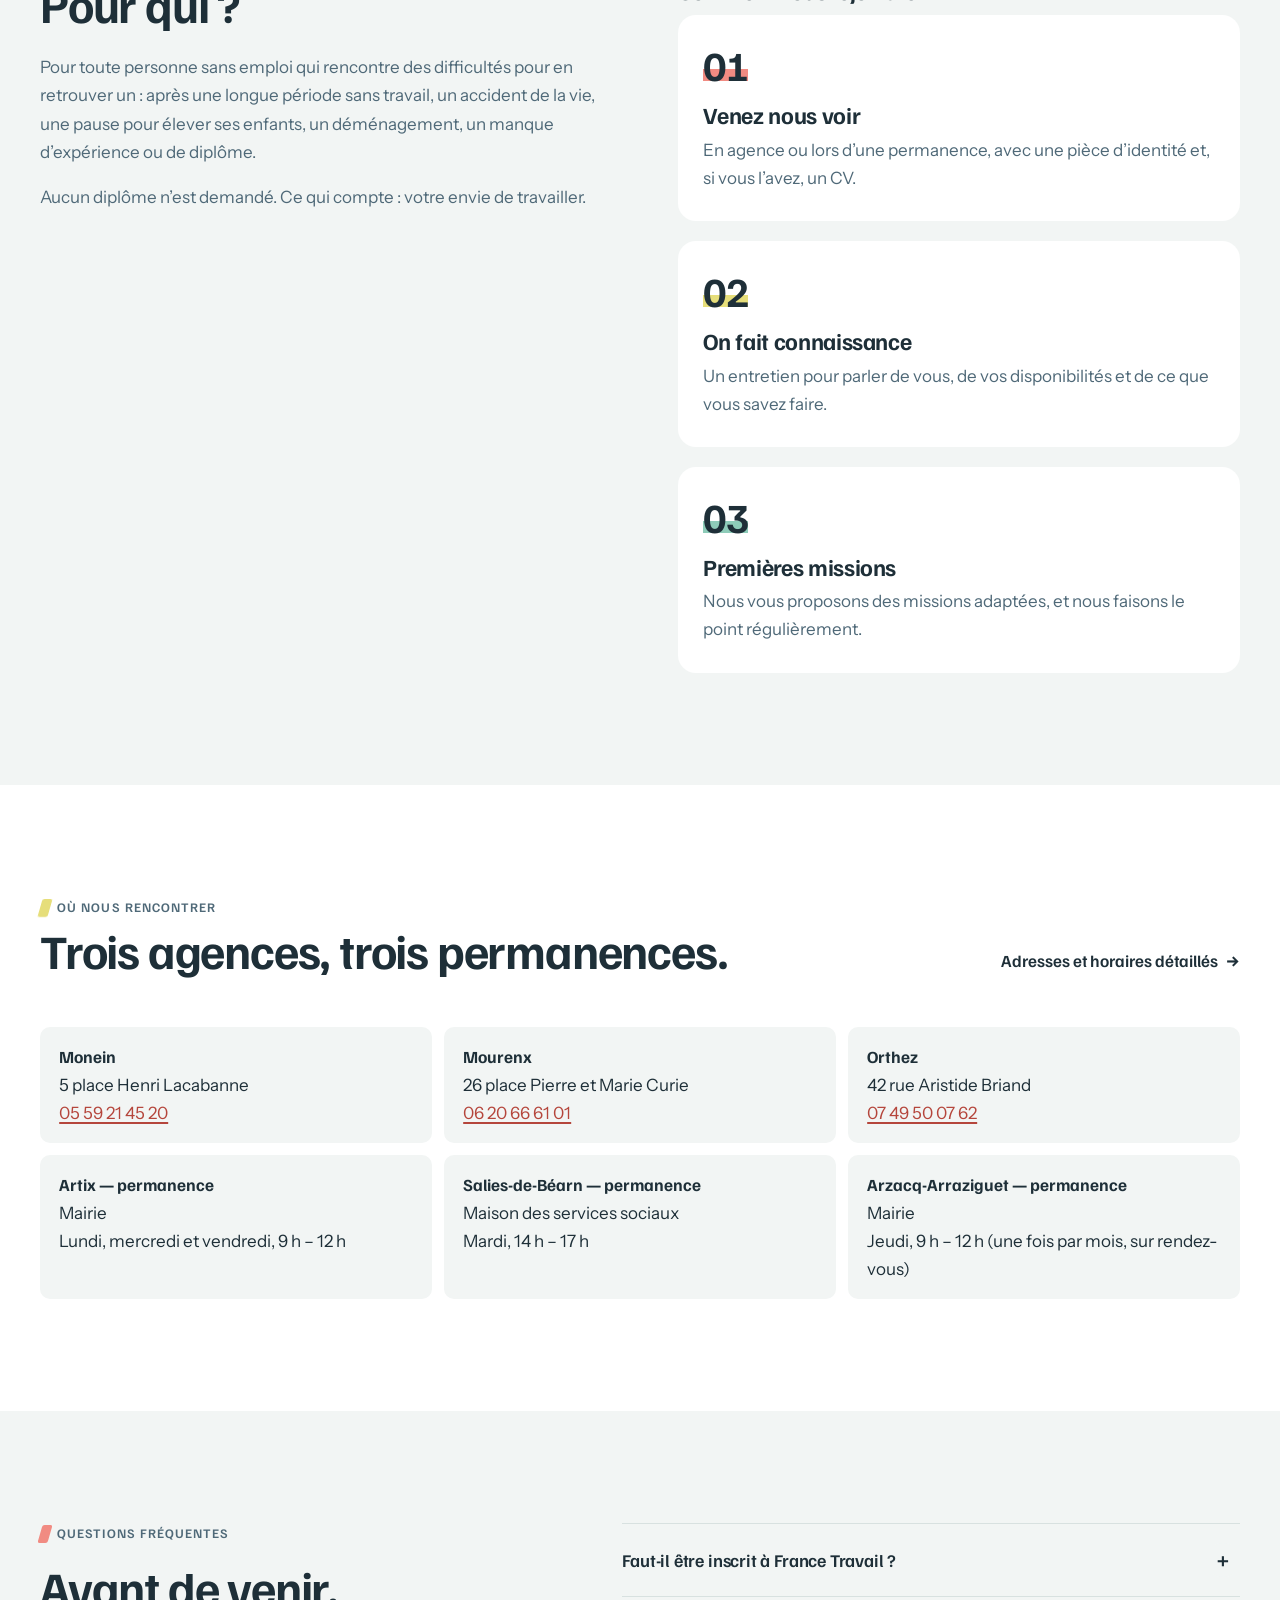
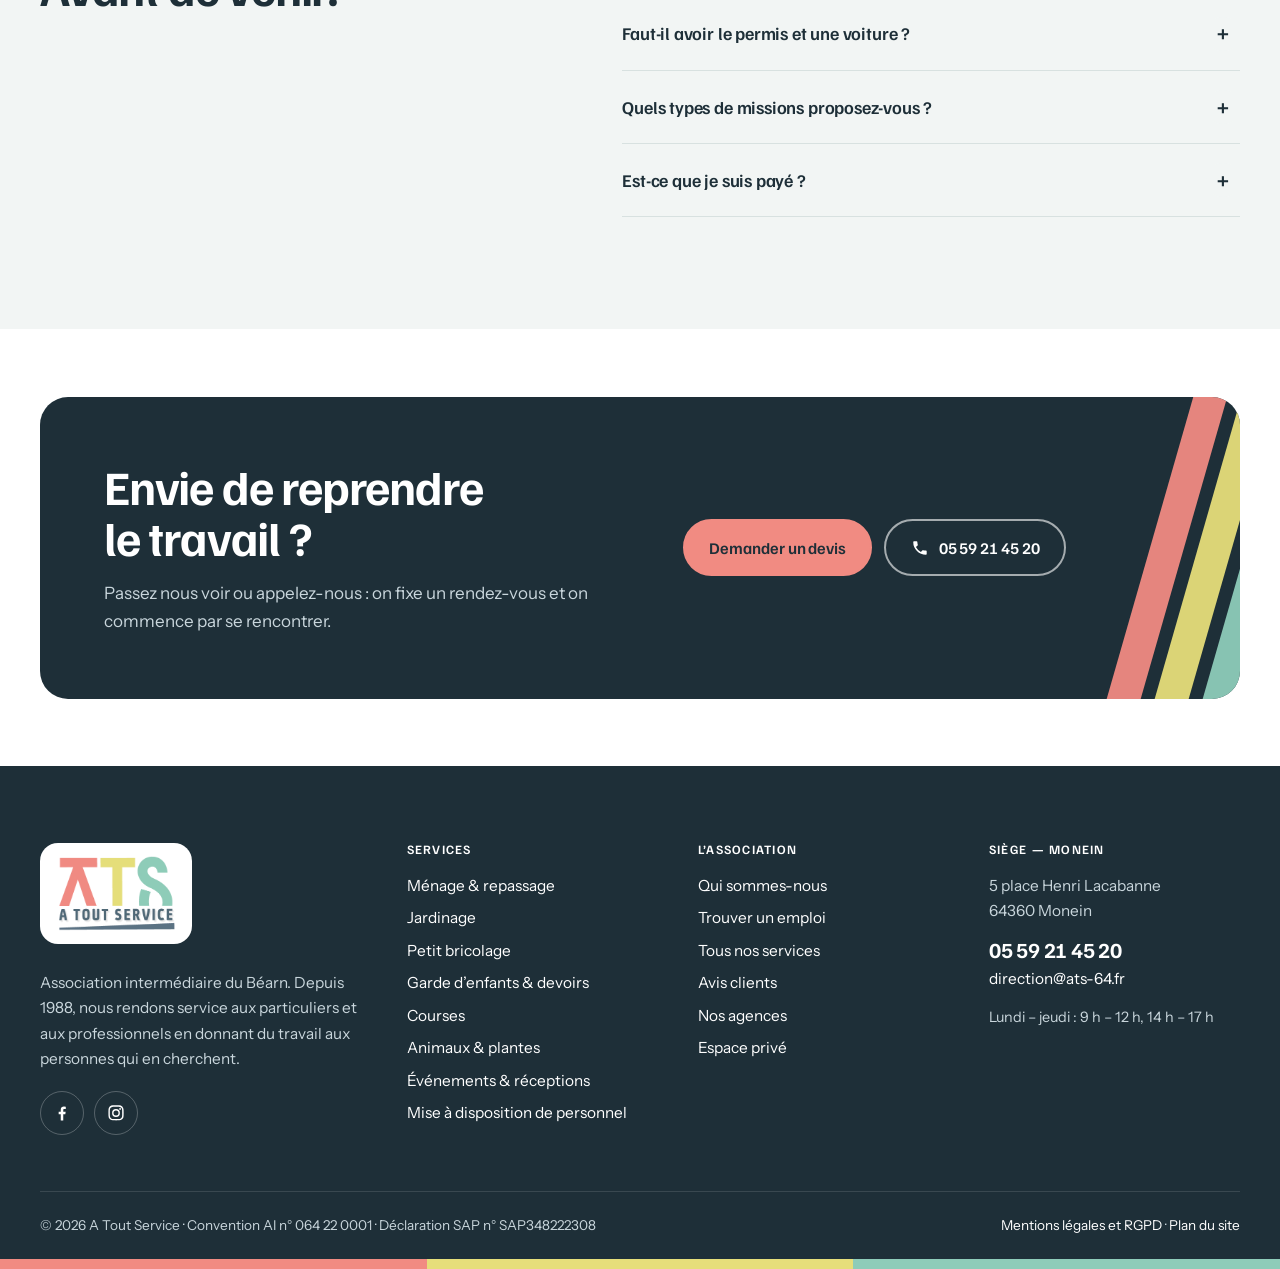
<file: trouver-un-emploi.html>
<!DOCTYPE html>
<html lang="fr">
<head>
  <meta charset="utf-8">
  <meta name="viewport" content="width=device-width, initial-scale=1">
  <title>Trouver un emploi près de Monein | A Tout Service</title>
  <meta name="description" content="Vous cherchez du travail autour de Monein, Mourenx ou Orthez ? Missions rémunérées et accompagnement personnalisé vers un emploi durable.">
  <link rel="canonical" href="https://www.atoutservice64.fr/trouver-un-emploi.html">
  <meta name="theme-color" content="#1E2F38">
  <meta name="robots" content="index, follow">

  <!-- Open Graph / Twitter -->
  <meta property="og:type" content="website">
  <meta property="og:locale" content="fr_FR">
  <meta property="og:site_name" content="A Tout Service">
  <meta property="og:title" content="Trouver un emploi près de Monein | A Tout Service">
  <meta property="og:description" content="Vous cherchez du travail autour de Monein, Mourenx ou Orthez ? Missions rémunérées et accompagnement personnalisé vers un emploi durable.">
  <meta property="og:url" content="https://www.atoutservice64.fr/trouver-un-emploi.html">
  <meta property="og:image" content="https://www.atoutservice64.fr/assets/img/og-ats.jpg">
  <meta property="og:image:width" content="1200">
  <meta property="og:image:height" content="630">
  <meta property="og:image:alt" content="Logo A Tout Service : un coup de main chez vous, un emploi pour quelqu’un d’ici">
  <meta name="twitter:card" content="summary_large_image">
  <meta name="twitter:title" content="Trouver un emploi près de Monein | A Tout Service">
  <meta name="twitter:description" content="Vous cherchez du travail autour de Monein, Mourenx ou Orthez ? Missions rémunérées et accompagnement personnalisé vers un emploi durable.">
  <meta name="twitter:image" content="https://www.atoutservice64.fr/assets/img/og-ats.jpg">

  <!-- Icônes -->
  <link rel="icon" href="assets/img/favicon.svg" type="image/svg+xml">
  <link rel="icon" href="assets/img/favicon-32.png" sizes="32x32" type="image/png">
  <link rel="apple-touch-icon" href="assets/img/apple-touch-icon.png">

  <!-- Polices : Familjen Grotesk (titres) + Instrument Sans (texte) -->
  <link rel="preconnect" href="https://fonts.googleapis.com">
  <link rel="preconnect" href="https://fonts.gstatic.com" crossorigin>
  <link rel="stylesheet" href="https://fonts.googleapis.com/css2?family=Familjen+Grotesk:wght@600;700&family=Instrument+Sans:wght@400;600;700&display=swap">
  <link rel="stylesheet" href="assets/css/style.css">
  <script>document.documentElement.classList.add('js')</script>
  <script src="assets/js/main.js" defer></script>
  <script type="application/ld+json">
  {
    "@context": "https://schema.org",
    "@type": "BreadcrumbList",
    "itemListElement": [
      {
        "@type": "ListItem",
        "position": 1,
        "name": "Accueil",
        "item": "https://www.atoutservice64.fr/"
      },
      {
        "@type": "ListItem",
        "position": 2,
        "name": "Trouver un emploi",
        "item": "https://www.atoutservice64.fr/trouver-un-emploi.html"
      }
    ]
  }
  </script>
  <script type="application/ld+json">
  {
    "@context": "https://schema.org",
    "@type": "FAQPage",
    "mainEntity": [
      {
        "@type": "Question",
        "name": "Faut-il être inscrit à France Travail ?",
        "acceptedAnswer": {
          "@type": "Answer",
          "text": "Venez nous rencontrer dans tous les cas : nous faisons le point ensemble sur votre situation et sur les démarches utiles."
        }
      },
      {
        "@type": "Question",
        "name": "Faut-il avoir le permis et une voiture ?",
        "acceptedAnswer": {
          "@type": "Answer",
          "text": "Ce n’est pas obligatoire pour toutes les missions, mais c’est un vrai plus dans un secteur rural comme le nôtre. Parlons-en lors du premier rendez-vous."
        }
      },
      {
        "@type": "Question",
        "name": "Quels types de missions proposez-vous ?",
        "acceptedAnswer": {
          "@type": "Answer",
          "text": "Ménage, repassage, jardinage, petit bricolage, garde d’enfants, aide aux événements, entretien de locaux, manutention, espaces verts pour les communes… Les missions dépendent des demandes de nos clients et de votre projet."
        }
      },
      {
        "@type": "Question",
        "name": "Est-ce que je suis payé ?",
        "acceptedAnswer": {
          "@type": "Answer",
          "text": "Oui. Chaque heure de mission est une heure de travail salariée, avec un contrat et une fiche de paie établis par l’association."
        }
      }
    ]
  }
  </script>
</head>
<body>
  <a class="skip-link" href="#contenu">Aller au contenu</a>

  <!-- ====== Barre haute ====== -->
  <div class="topbar">
    <div class="wrap">
      <p class="topbar__info" style="margin:0"><span>Association intermédiaire depuis 1988</span><span>50 % de crédit d’impôt sur les services éligibles</span></p>
      <p class="topbar__links" style="margin:0"><a href="https://77.197.211.142/?LOG=GTA265" rel="nofollow noopener">Espace privé</a></p>
    </div>
  </div>

  <!-- ====== En-tête ====== -->
  <header class="site-header">
    <div class="wrap">
      <a class="logo" href="index.html" aria-label="A Tout Service, retour à l’accueil">
        <img src="assets/img/logo-ats.webp" width="336" height="209" alt="A Tout Service">
      </a>
      <button class="burger" type="button" aria-expanded="false" aria-controls="menu"><span class="burger__bars" aria-hidden="true"></span>Menu</button>
      <nav class="nav" id="menu" aria-label="Navigation principale">
        <ul class="nav__list">
          <li><a href="index.html">Accueil</a></li>
          <li class="has-sub"><a href="services.html">Services</a>
            <ul class="nav__sub">
            <li><a href="service-menage-repassage.html">Ménage & repassage<small>Ménage courant, grand nettoyage, vitres, repassage.</small></a></li>
            <li><a href="service-jardinage-espaces-verts.html">Jardinage<small>Tonte, haies, désherbage, feuilles mortes.</small></a></li>
            <li><a href="service-bricolage-petits-travaux.html">Petit bricolage<small>Montage de meubles, fixations, petites réparations.</small></a></li>
            <li><a href="service-garde-enfants-aide-devoirs.html">Garde d’enfants & devoirs<small>Sortie d’école, garde des 3 ans et plus, devoirs.</small></a></li>
            <li><a href="service-courses-livraison.html">Courses<small>Courses, livraison, rangement et petites commissions.</small></a></li>
            <li><a href="service-animaux-plantes-absences.html">Animaux & plantes<small>Nourrir, promener, arroser, relever le courrier.</small></a></li>
            <li><a href="service-aide-evenements-reception.html">Événements & réceptions<small>Mise en place, service, plonge et rangement.</small></a></li>
            <li class="pro"><a href="service-mise-a-disposition-personnel.html">Mise à disposition de personnel<small>Remplacements, surcroîts d’activité, missions ponctuelles.</small></a></li>
            </ul>
          </li>
          <li><a href="service-mise-a-disposition-personnel.html">Entreprises</a></li>
          <li><a href="trouver-un-emploi.html" aria-current="page">Trouver un emploi</a></li>
          <li><a href="a-propos.html">L’association</a></li>
          <li><a href="avis.html">Avis</a></li>
          <li><a href="contact.html">Contact</a></li>
        </ul>
        <a class="btn nav__cta" href="tel:+33559214520"><svg viewBox="0 0 24 24" aria-hidden="true" fill="currentColor"><path d="M6.6 10.8a15.1 15.1 0 0 0 6.6 6.6l2.2-2.2a1 1 0 0 1 1-.25 11.4 11.4 0 0 0 3.6.57 1 1 0 0 1 1 1V20a1 1 0 0 1-1 1A17 17 0 0 1 3 4a1 1 0 0 1 1-1h3.5a1 1 0 0 1 1 1c0 1.25.2 2.45.57 3.57a1 1 0 0 1-.25 1z"/></svg><span>05 59 21 45 20</span></a>
      </nav>
    </div>
  </header>

  <main id="contenu">
    <section class="page-hero">
      <div class="wrap">
        <nav class="fil" aria-label="Fil d’Ariane"><ol><li><a href="index.html">Accueil</a></li><li aria-current="page">Trouver un emploi</li></ol></nav>
        <div class="page-hero__grid">
          <div>
            <p class="eyebrow eyebrow--soleil">Vous cherchez un emploi</p>
            <h1>Retravailler, <span class="trait trait--soleil">près de chez vous</span>, à votre rythme.</h1>
            <p class="lead">Nous vous proposons des missions rémunérées chez des particuliers, dans des entreprises et des communes du secteur. Et nous vous accompagnons pour aller vers un emploi durable.</p>
            <div class="btn-row" style="margin-top:1.8rem">
              <a class="btn btn--soleil" href="contact.html?profil=candidat">Prendre rendez-vous</a>
              <a class="btn btn--ghost" href="tel:+33559214520"><svg viewBox="0 0 24 24" aria-hidden="true" fill="currentColor"><path d="M6.6 10.8a15.1 15.1 0 0 0 6.6 6.6l2.2-2.2a1 1 0 0 1 1-.25 11.4 11.4 0 0 0 3.6.57 1 1 0 0 1 1 1V20a1 1 0 0 1-1 1A17 17 0 0 1 3 4a1 1 0 0 1 1-1h3.5a1 1 0 0 1 1 1c0 1.25.2 2.45.57 3.57a1 1 0 0 1-.25 1z"/></svg>05 59 21 45 20</a>
            </div>
          </div>
          <figure><img src="assets/img/entretien-1200.webp" srcset="assets/img/entretien-640.webp 640w, assets/img/entretien-1200.webp 1200w" sizes="(max-width: 900px) 100vw, 520px" width="1200" height="800" alt="Deux femmes échangeant autour d’une table lors d’un rendez-vous" fetchpriority="high" decoding="async"></figure>
        </div>
      </div>
    </section>

    <section class="section" aria-labelledby="offre-titre">
      <div class="wrap split">
        <div class="sticky-col">
          <p class="eyebrow eyebrow--soleil">Ce que nous vous proposons</p>
          <h2 id="offre-titre">Du travail, et quelqu’un à vos côtés.</h2>
          <p class="muted">Une association intermédiaire, c’est un employeur qui prend le temps. Vous reprenez une activité, nous construisons la suite ensemble.</p>
        </div>
        <ul class="liste-coche liste-coche--soleil">
          <li><strong>Des missions rémunérées</strong>Quelques heures par semaine au départ, davantage ensuite, selon vos disponibilités et vos contraintes.</li>
          <li><strong>Un contrat et une fiche de paie</strong>L’association est votre employeur : vous cotisez et vos heures comptent.</li>
          <li><strong>Un accompagnement personnalisé</strong>Point régulier sur votre parcours, votre projet et les difficultés du quotidien (mobilité, garde, démarches).</li>
          <li><strong>Des formations</strong>Pour gagner en compétences et en confiance, selon votre projet.</li>
          <li><strong>Un pont vers les employeurs</strong>Nos clients professionnels recrutent parfois les personnes qu’ils ont connues en mission.</li>
        </ul>
      </div>
    </section>

    <section class="section section--brume" aria-labelledby="pourqui-titre">
      <div class="wrap split split--egal">
        <div>
          <h2 id="pourqui-titre">Pour qui ?</h2>
          <p class="muted">Pour toute personne sans emploi qui rencontre des difficultés pour en retrouver un : après une longue période sans travail, un accident de la vie, une pause pour élever ses enfants, un déménagement, un manque d’expérience ou de diplôme.</p>
          <p class="muted">Aucun diplôme n’est demandé. Ce qui compte : votre envie de travailler.</p>
        </div>
        <div>
          <h2 style="font-size:var(--fs-h3)">Comment nous rejoindre</h2>
          <ol class="etapes" style="grid-template-columns:1fr">
            <li class="etape"><h3>Venez nous voir</h3><p>En agence ou lors d’une permanence, avec une pièce d’identité et, si vous l’avez, un CV.</p></li>
            <li class="etape"><h3>On fait connaissance</h3><p>Un entretien pour parler de vous, de vos disponibilités et de ce que vous savez faire.</p></li>
            <li class="etape"><h3>Premières missions</h3><p>Nous vous proposons des missions adaptées, et nous faisons le point régulièrement.</p></li>
          </ol>
        </div>
      </div>
    </section>

    <section class="section" aria-labelledby="ou-titre">
      <div class="wrap">
        <div class="sec-head">
          <div><p class="eyebrow eyebrow--soleil">Où nous rencontrer</p><h2 id="ou-titre">Trois agences, trois permanences.</h2></div>
          <a class="lien-fleche" href="contact.html">Adresses et horaires détaillés</a>
        </div>
        <ul class="permanences">
          <li><strong>Monein</strong>5 place Henri Lacabanne<br><a href="tel:+33559214520">05 59 21 45 20</a></li>
          <li><strong>Mourenx</strong>26 place Pierre et Marie Curie<br><a href="tel:+33620666101">06 20 66 61 01</a></li>
          <li><strong>Orthez</strong>42 rue Aristide Briand<br><a href="tel:+33749500762">07 49 50 07 62</a></li>
          <li><strong>Artix — permanence</strong>Mairie<br>Lundi, mercredi et vendredi, 9 h – 12 h</li>
          <li><strong>Salies-de-Béarn — permanence</strong>Maison des services sociaux<br>Mardi, 14 h – 17 h</li>
          <li><strong>Arzacq-Arraziguet — permanence</strong>Mairie<br>Jeudi, 9 h – 12 h (une fois par mois, sur rendez-vous)</li>
        </ul>
      </div>
    </section>

    <section class="section section--brume" aria-labelledby="faq-titre">
      <div class="wrap split">
        <div class="sticky-col"><p class="eyebrow">Questions fréquentes</p><h2 id="faq-titre">Avant de venir.</h2></div>
        <div class="faq">
          <details><summary>Faut-il être inscrit à France Travail ?</summary><div><p>Venez nous rencontrer dans tous les cas : nous faisons le point ensemble sur votre situation et sur les démarches utiles.</p></div></details>
          <details><summary>Faut-il avoir le permis et une voiture ?</summary><div><p>Ce n’est pas obligatoire pour toutes les missions, mais c’est un vrai plus dans un secteur rural comme le nôtre. Parlons-en lors du premier rendez-vous.</p></div></details>
          <details><summary>Quels types de missions proposez-vous ?</summary><div><p>Ménage, repassage, jardinage, petit bricolage, garde d’enfants, aide aux événements, entretien de locaux, manutention, espaces verts pour les communes… Les missions dépendent des demandes de nos clients et de votre projet.</p></div></details>
          <details><summary>Est-ce que je suis payé ?</summary><div><p>Oui. Chaque heure de mission est une heure de travail salariée, avec un contrat et une fiche de paie établis par l’association.</p></div></details>
        </div>
      </div>
    </section>

    <!-- ====== Appel à l'action ====== -->
    <section class="section section--serree" aria-labelledby="cta-titre">
      <div class="wrap">
        <div class="cta sombre reveal">
          <div>
            <h2 id="cta-titre">Envie de reprendre le travail ?</h2>
            <p>Passez nous voir ou appelez-nous : on fixe un rendez-vous et on commence par se rencontrer.</p>
          </div>
          <div class="btn-row">
            <a class="btn btn--corail" href="contact.html">Demander un devis</a>
            <a class="btn btn--ghost" href="tel:+33559214520"><svg viewBox="0 0 24 24" aria-hidden="true" fill="currentColor"><path d="M6.6 10.8a15.1 15.1 0 0 0 6.6 6.6l2.2-2.2a1 1 0 0 1 1-.25 11.4 11.4 0 0 0 3.6.57 1 1 0 0 1 1 1V20a1 1 0 0 1-1 1A17 17 0 0 1 3 4a1 1 0 0 1 1-1h3.5a1 1 0 0 1 1 1c0 1.25.2 2.45.57 3.57a1 1 0 0 1-.25 1z"/></svg>05 59 21 45 20</a>
          </div>
          <div class="cta__bandes" aria-hidden="true"><span></span><span></span><span></span></div>
        </div>
      </div>
    </section>
  </main>

  <!-- ====== Pied de page ====== -->
  <footer class="site-footer">
    <div class="wrap footer__grid">
      <div>
        <a class="footer__logo" href="index.html"><img src="assets/img/logo-ats.webp" width="336" height="209" alt="A Tout Service" loading="lazy"></a>
        <p>Association intermédiaire du Béarn. Depuis 1988, nous rendons service aux particuliers et aux professionnels en donnant du travail aux personnes qui en cherchent.</p>
        <div class="footer__social">
          <a href="https://www.facebook.com/atoutservice64/" rel="noopener" aria-label="A Tout Service sur Facebook"><svg viewBox="0 0 24 24" aria-hidden="true"><path d="M13.5 21v-7.5h2.5l.4-3h-2.9V8.6c0-.87.25-1.46 1.5-1.46h1.55V4.47A21 21 0 0 0 14.3 4.3c-2.2 0-3.8 1.35-3.8 3.84v2.36H8v3h2.5V21z"/></svg></a>
          <a href="https://www.instagram.com/atoutservice64/" rel="noopener" aria-label="A Tout Service sur Instagram"><svg viewBox="0 0 24 24" aria-hidden="true"><path d="M12 7.3A4.7 4.7 0 1 0 16.7 12 4.7 4.7 0 0 0 12 7.3zm0 7.7a3 3 0 1 1 3-3 3 3 0 0 1-3 3zm6-7.9a1.1 1.1 0 1 1-1.1-1.1A1.1 1.1 0 0 1 18 7.1zM21 8a5.4 5.4 0 0 0-1.5-3.8A5.4 5.4 0 0 0 15.7 2.7C14.2 2.6 9.8 2.6 8.3 2.7A5.4 5.4 0 0 0 4.5 4.2 5.4 5.4 0 0 0 3 8c-.1 1.5-.1 6 0 7.5a5.4 5.4 0 0 0 1.5 3.8 5.4 5.4 0 0 0 3.8 1.5c1.5.1 6 .1 7.5 0a5.4 5.4 0 0 0 3.8-1.5 5.4 5.4 0 0 0 1.5-3.8c.1-1.5.1-6 0-7.5zm-2 9.2a3 3 0 0 1-1.7 1.7c-1.2.5-4 .4-5.3.4s-4.1.1-5.3-.4A3 3 0 0 1 5 17.2c-.5-1.2-.4-4-.4-5.2s-.1-4.1.4-5.3A3 3 0 0 1 6.7 5c1.2-.5 4-.4 5.3-.4s4.1-.1 5.3.4A3 3 0 0 1 19 6.7c.5 1.2.4 4 .4 5.3s.1 4-.4 5.2z"/></svg></a>
        </div>
      </div>
      <div>
        <h2>Services</h2>
        <ul>
            <li><a href="service-menage-repassage.html">Ménage & repassage</a></li>
            <li><a href="service-jardinage-espaces-verts.html">Jardinage</a></li>
            <li><a href="service-bricolage-petits-travaux.html">Petit bricolage</a></li>
            <li><a href="service-garde-enfants-aide-devoirs.html">Garde d’enfants & devoirs</a></li>
            <li><a href="service-courses-livraison.html">Courses</a></li>
            <li><a href="service-animaux-plantes-absences.html">Animaux & plantes</a></li>
            <li><a href="service-aide-evenements-reception.html">Événements & réceptions</a></li>
            <li><a href="service-mise-a-disposition-personnel.html">Mise à disposition de personnel</a></li>
        </ul>
      </div>
      <div>
        <h2>L’association</h2>
        <ul>
          <li><a href="a-propos.html">Qui sommes-nous</a></li>
          <li><a href="trouver-un-emploi.html">Trouver un emploi</a></li>
          <li><a href="services.html">Tous nos services</a></li>
          <li><a href="avis.html">Avis clients</a></li>
          <li><a href="contact.html">Nos agences</a></li>
          <li><a href="https://77.197.211.142/?LOG=GTA265" rel="nofollow noopener">Espace privé</a></li>
        </ul>
      </div>
      <div>
        <h2>Siège — Monein</h2>
        <address style="font-style:normal">5 place Henri Lacabanne<br>64360 Monein</address>
        <p style="margin-top:.8rem"><a class="footer__tel" href="tel:+33559214520">05 59 21 45 20</a><br><a href="mailto:direction@ats-64.fr">direction@ats-64.fr</a></p>
        <p class="small">Lundi – jeudi : 9 h – 12 h, 14 h – 17 h</p>
      </div>
    </div>
    <div class="wrap footer__bas">
      <p style="margin:0">© <span data-annee>2026</span> A Tout Service · Convention AI n° 064 22 0001 · Déclaration SAP n° SAP348222308</p>
      <p style="margin:0"><a href="mentions-legales.html">Mentions légales et RGPD</a> · <a href="sitemap.xml">Plan du site</a></p>
    </div>
    <div class="footer__traits" aria-hidden="true"><span></span><span></span><span></span></div>
  </footer>

  <a class="btn btn--corail appel-mobile" href="tel:+33559214520"><svg viewBox="0 0 24 24" aria-hidden="true" fill="currentColor"><path d="M6.6 10.8a15.1 15.1 0 0 0 6.6 6.6l2.2-2.2a1 1 0 0 1 1-.25 11.4 11.4 0 0 0 3.6.57 1 1 0 0 1 1 1V20a1 1 0 0 1-1 1A17 17 0 0 1 3 4a1 1 0 0 1 1-1h3.5a1 1 0 0 1 1 1c0 1.25.2 2.45.57 3.57a1 1 0 0 1-.25 1z"/></svg><span>Appeler le 05 59 21 45 20</span></a>
</body>
</html>
</file>
<file: assets/css/style.css>
/* ==========================================================================
   A TOUT SERVICE — Feuille de styles partagée
   Direction : « Trois traits » — les trois couleurs du logo ATS deviennent
   un code de lecture (corail = particuliers, menthe = professionnels,
   soleil = emploi), portées par le trait oblique du logo.
   ========================================================================== */

/* ---------- 1. Tokens ---------- */
:root {
  /* Couleurs de marque (issues du logo) */
  --corail: #F18B82;
  --soleil: #E6DE7A;
  --menthe: #8ECCB9;
  --ardoise: #4F6978;

  /* Déclinaisons fonctionnelles (contrastes AA) */
  --ardoise-900: #1E2F38;   /* texte principal, sections sombres */
  --ardoise-800: #2A3F4B;
  --ardoise-600: #4F6978;   /* texte secondaire */
  --corail-fonce: #B5463C;  /* liens / texte corail sur fond clair */
  --menthe-fonce: #2B735F;
  --soleil-fonce: #6E6410;
  --corail-pale: #FDEBE8;
  --menthe-pale: #E4F4EE;
  --soleil-pale: #FAF7D9;

  --blanc: #FFFFFF;
  --brume: #F2F5F4;         /* fond alterné, froid (pas de crème) */
  --ligne: #D8E1E0;

  /* Typographie */
  --f-titre: "Familjen Grotesk", "Segoe UI", system-ui, sans-serif;
  --f-texte: "Instrument Sans", "Segoe UI", system-ui, sans-serif;

  --fs-h1: clamp(2.35rem, 1.4rem + 4.2vw, 4.6rem);
  --fs-h2: clamp(1.8rem, 1.25rem + 2.2vw, 3rem);
  --fs-h3: clamp(1.2rem, 1.05rem + .6vw, 1.45rem);
  --fs-lead: clamp(1.1rem, 1rem + .45vw, 1.3rem);

  /* Espacements & formes */
  --wrap: 1200px;
  --gutter: clamp(1rem, 4vw, 2.5rem);
  --section: clamp(4rem, 3rem + 5vw, 7.5rem);
  --r-s: 10px;
  --r-m: 18px;
  --r-l: 28px;
  --ombre: 0 1px 2px rgba(30, 47, 56, .06), 0 12px 32px -12px rgba(30, 47, 56, .18);
  --skew: -16deg;           /* l'angle du trait du logo */
  --ease: cubic-bezier(.2, .7, .2, 1);
}

/* ---------- 2. Base ---------- */
*, *::before, *::after { box-sizing: border-box; }
html { -webkit-text-size-adjust: 100%; scroll-behavior: smooth; scroll-padding-top: 96px; background: var(--ardoise-900); }
body {
  margin: 0;
  font-family: var(--f-texte);
  font-size: 1.0625rem;
  line-height: 1.65;
  color: var(--ardoise-900);
  background: var(--blanc);
  text-rendering: optimizeLegibility;
  -webkit-font-smoothing: antialiased;
}
img { max-width: 100%; height: auto; display: block; }
a { color: var(--corail-fonce); text-underline-offset: .2em; text-decoration-thickness: 1.5px; }
a:hover { color: var(--ardoise-900); }
h1, h2, h3, h4 {
  font-family: var(--f-titre);
  font-weight: 700;
  line-height: 1.06;
  letter-spacing: -.025em;
  margin: 0 0 .5em;
  text-wrap: balance;
}
h1 { font-size: var(--fs-h1); letter-spacing: -.035em; line-height: 1.0; }
h2 { font-size: var(--fs-h2); }
h3 { font-size: var(--fs-h3); letter-spacing: -.015em; line-height: 1.2; }
p { margin: 0 0 1em; text-wrap: pretty; }
ul, ol { padding-left: 1.2em; }
strong { font-weight: 700; }

:focus-visible { outline: 3px solid var(--ardoise-900); outline-offset: 3px; border-radius: 4px; }
.sombre :focus-visible, .site-footer :focus-visible { outline-color: var(--soleil); }

.sr-only { position: absolute !important; width: 1px; height: 1px; padding: 0; margin: -1px; overflow: hidden; clip: rect(0 0 0 0); white-space: nowrap; border: 0; }
.skip-link { position: absolute; left: 1rem; top: -100px; z-index: 100; background: var(--ardoise-900); color: #fff; padding: .7rem 1rem; border-radius: var(--r-s); }
.skip-link:focus { top: 1rem; color: #fff; }

.wrap { width: min(100% - 2 * var(--gutter), var(--wrap)); margin-inline: auto; }
.section { padding-block: var(--section); }
.section--brume { background: var(--brume); }
.section--serree { padding-block: calc(var(--section) * .6); }
.lead { font-size: var(--fs-lead); line-height: 1.55; color: var(--ardoise-800); max-width: 38em; }
.muted { color: var(--ardoise-600); }
.small { font-size: .9rem; }

/* ---------- 3. Signature : le trait ---------- */
/* Surlignage oblique, repris du trait sous « A TOUT SERVICE » dans le logo */
.trait { position: relative; z-index: 0; white-space: nowrap; }
.trait::after {
  content: "";
  position: absolute; z-index: -1;
  left: -.06em; right: -.1em; bottom: .04em; height: .36em;
  background: var(--c, var(--corail));
  transform: skewX(var(--skew));
  border-radius: 3px;
  transform-origin: left center;
  animation: trait-in .9s var(--ease) .25s both;
}
.trait--menthe { --c: var(--menthe); }
.trait--soleil { --c: var(--soleil); }
@keyframes trait-in { from { transform: skewX(var(--skew)) scaleX(0); } to { transform: skewX(var(--skew)) scaleX(1); } }

/* Les trois traits (bandes obliques) */
.traits { display: flex; gap: 10px; }
.traits span { display: block; width: 14px; height: 44px; transform: skewX(var(--skew)); border-radius: 3px; }
.traits span:nth-child(1) { background: var(--corail); }
.traits span:nth-child(2) { background: var(--soleil); }
.traits span:nth-child(3) { background: var(--menthe); }

/* Étiquette / surtitre */
.eyebrow {
  display: inline-flex; align-items: center; gap: .55em;
  font-family: var(--f-titre); font-weight: 600; font-size: .82rem;
  letter-spacing: .08em; text-transform: uppercase;
  color: var(--ardoise-600); margin-bottom: 1.1rem;
}
.eyebrow::before { content: ""; width: 10px; height: 18px; background: var(--c, var(--corail)); transform: skewX(var(--skew)); border-radius: 2px; }
.eyebrow--menthe { --c: var(--menthe); }
.eyebrow--soleil { --c: var(--soleil); }
.sombre .eyebrow { color: #C3D2D9; }

/* ---------- 4. Boutons ---------- */
.btn {
  --bg: var(--ardoise-900); --fg: #fff;
  display: inline-flex; align-items: center; justify-content: center; gap: .6em;
  min-height: 52px; padding: .8em 1.5em;
  font-family: var(--f-titre); font-weight: 600; font-size: 1.02rem; letter-spacing: -.005em;
  color: var(--fg); background: var(--bg);
  border: 2px solid var(--bg); border-radius: 999px;
  text-decoration: none; cursor: pointer;
  transition: transform .25s var(--ease), background-color .25s, color .25s, box-shadow .25s;
}
.btn:hover { color: var(--fg); transform: translateY(-2px); box-shadow: 0 10px 22px -10px rgba(30, 47, 56, .5); }
.btn:active { transform: translateY(0); }
.btn svg { width: 1.1em; height: 1.1em; flex: none; }
.btn--corail { --bg: var(--corail); --fg: var(--ardoise-900); }
.btn--menthe { --bg: var(--menthe); --fg: var(--ardoise-900); }
.btn--soleil { --bg: var(--soleil); --fg: var(--ardoise-900); }
.btn--ghost { background: transparent; color: var(--ardoise-900); border-color: var(--ardoise-900); }
.btn--ghost:hover { background: var(--ardoise-900); color: #fff; }
.sombre .btn--ghost { color: #fff; border-color: rgba(255, 255, 255, .6); }
.sombre .btn--ghost:hover { background: #fff; color: var(--ardoise-900); }
.btn-row { display: flex; flex-wrap: wrap; gap: .75rem; align-items: center; }

.lien-fleche { font-family: var(--f-titre); font-weight: 600; color: var(--ardoise-900); text-decoration: none; display: inline-flex; gap: .4em; align-items: center; }
.lien-fleche::after { content: "→"; transition: transform .25s var(--ease); }
.lien-fleche:hover::after { transform: translateX(4px); }

/* ---------- 5. Barre haute + en-tête ---------- */
.topbar { background: var(--ardoise-900); color: #D5E0E4; font-size: .86rem; }
.topbar .wrap { display: flex; justify-content: space-between; gap: 1rem; padding-block: .5rem; }
.topbar a { color: #fff; text-decoration: none; }
.topbar a:hover { text-decoration: underline; color: #fff; }
.topbar__info { display: flex; gap: 1.4rem; flex-wrap: wrap; }
.topbar__info span::before { content: ""; display: inline-block; width: 6px; height: 11px; margin-right: .5em; background: var(--menthe); transform: skewX(var(--skew)); }
.topbar__info span:first-child::before { background: var(--corail); }
@media (max-width: 760px) { .topbar__info span:nth-child(2), .topbar__links { display: none; } }

.site-header {
  position: sticky; top: 0; z-index: 50;
  background: rgba(255, 255, 255, .92);
  -webkit-backdrop-filter: saturate(1.4) blur(12px); backdrop-filter: saturate(1.4) blur(12px);
  border-bottom: 1px solid transparent;
  transition: border-color .3s, box-shadow .3s;
}
.site-header.is-scrolled { border-bottom-color: var(--ligne); box-shadow: 0 6px 20px -16px rgba(30, 47, 56, .5); }
.site-header .wrap { display: flex; align-items: center; justify-content: space-between; gap: 1.5rem; min-height: 78px; }
.logo { display: inline-flex; flex: none; }
.logo img { width: 104px; height: auto; }

.nav { display: flex; align-items: center; gap: .25rem; }
.nav__list { display: flex; gap: .15rem; list-style: none; margin: 0; padding: 0; align-items: center; }
.nav__list > li { position: relative; }
.nav__list a {
  display: inline-flex; align-items: center; padding: .55rem .8rem; border-radius: 999px;
  font-family: var(--f-titre); font-weight: 600; font-size: .98rem; color: var(--ardoise-900); text-decoration: none;
  transition: background-color .2s;
}
.nav__list a:hover, .nav__list a[aria-current="page"] { background: var(--brume); color: var(--ardoise-900); }
.nav__list a[aria-current="page"] { box-shadow: inset 0 -3px 0 var(--corail); border-radius: 999px 999px 6px 6px; }
.nav__sub-toggle { display: none; }
.nav__cta { margin-left: .75rem; min-height: 46px; padding: .6em 1.15em; font-size: .95rem; }

/* Sous-menu services */
.nav__sub {
  position: absolute; left: -1rem; top: calc(100% + 10px);
  width: 560px; padding: 1rem; margin: 0; list-style: none;
  display: grid; grid-template-columns: 1fr 1fr; gap: .25rem;
  background: #fff; border: 1px solid var(--ligne); border-radius: var(--r-m); box-shadow: var(--ombre);
  opacity: 0; visibility: hidden; transform: translateY(6px);
  transition: opacity .2s, transform .2s var(--ease), visibility .2s;
}
.nav__sub::before { content: ""; position: absolute; inset: -12px 0 auto 0; height: 12px; }
.has-sub:hover .nav__sub, .has-sub:focus-within .nav__sub, .has-sub.is-open .nav__sub { opacity: 1; visibility: visible; transform: none; }
.nav__sub a { display: flex; flex-direction: column; align-items: flex-start; padding: .65rem .8rem; border-radius: var(--r-s); font-size: .98rem; }
.nav__sub a small { font-family: var(--f-texte); font-weight: 400; font-size: .82rem; color: var(--ardoise-600); }
.nav__sub .pro a { background: var(--menthe-pale); }

.burger { display: none; }

@media (max-width: 1080px) {
  /* backdrop-filter créerait un bloc conteneur pour le menu fixe : désactivé ici */
  .site-header { background: #fff; -webkit-backdrop-filter: none; backdrop-filter: none; }
  .burger {
    display: inline-flex; align-items: center; gap: .5rem;
    min-height: 46px; padding: 0 1rem; border-radius: 999px;
    border: 2px solid var(--ardoise-900); background: #fff; color: var(--ardoise-900);
    font: 600 .95rem var(--f-titre); cursor: pointer;
  }
  .burger__bars { position: relative; width: 18px; height: 2px; background: currentColor; }
  .burger__bars::before, .burger__bars::after { content: ""; position: absolute; left: 0; width: 18px; height: 2px; background: currentColor; transition: transform .25s var(--ease); }
  .burger__bars::before { top: -6px; } .burger__bars::after { top: 6px; }
  .nav-open .burger__bars { background: transparent; }
  .nav-open .burger__bars::before { transform: translateY(6px) rotate(45deg); }
  .nav-open .burger__bars::after { transform: translateY(-6px) rotate(-45deg); }

  .js .nav {
    position: fixed; left: 0; right: 0; bottom: 0; top: var(--header-h, 78px);
    flex-direction: column; align-items: stretch; gap: 1rem;
    padding: 1.25rem var(--gutter) 2rem; background: #fff; overflow-y: auto;
    opacity: 0; transform: translateY(-10px); visibility: hidden;
    transition: opacity .3s var(--ease), transform .3s var(--ease), visibility .3s;
  }
  .js .nav-open .nav { opacity: 1; }
  .js .nav-open .nav { transform: none; visibility: visible; }
  .nav__list { flex-direction: column; align-items: stretch; }
  .nav__list a { width: 100%; font-size: 1.15rem; padding: .8rem .6rem; }
  .nav__sub { position: static; width: auto; opacity: 1; visibility: visible; transform: none; box-shadow: none; border: 0; padding: 0 0 .5rem .6rem; grid-template-columns: 1fr; }
  .nav__sub a { font-size: 1rem; padding: .5rem .6rem; }
  .nav__sub small { display: none; }
  .nav__cta { margin: .5rem 0 0; }
  .logo img { width: 92px; }
}
@media (min-width: 1081px) { .nav__list a[href="index.html"] { display: none; } }

/* ---------- 6. Hero accueil ---------- */
.hero { padding-block: clamp(2.5rem, 2rem + 4vw, 5.5rem) clamp(3rem, 2rem + 5vw, 6rem); overflow: hidden; }
.hero .wrap { display: grid; grid-template-columns: 1.08fr .92fr; gap: clamp(2rem, 5vw, 5rem); align-items: center; }
.hero h1 { margin-bottom: .45em; }
.hero h1 .ligne2 { display: block; color: var(--ardoise-600); }
.hero .lead { margin-bottom: 2rem; }
.hero__appel { margin-top: 1.6rem; display: flex; align-items: center; gap: .9rem; font-size: .95rem; color: var(--ardoise-600); }
.hero__appel a { font-family: var(--f-titre); font-weight: 700; font-size: 1.25rem; color: var(--ardoise-900); text-decoration: none; }

.hero__media { position: relative; }
.hero__media .bandes { position: absolute; inset: -8% -30% -8% 18%; z-index: 0; display: flex; gap: 22px; justify-content: flex-end; }
.hero__media .bandes span { width: 17%; height: 100%; transform: skewX(var(--skew)); border-radius: 6px; }
.hero__media .bandes span:nth-child(1) { background: var(--corail); }
.hero__media .bandes span:nth-child(2) { background: var(--soleil); }
.hero__media .bandes span:nth-child(3) { background: var(--menthe); }
.hero__photo {
  position: relative; z-index: 1; margin: 0;
  clip-path: polygon(9% 0, 100% 0, 100% 100%, 0 100%);
  border-radius: 0 var(--r-l) var(--r-l) 0; overflow: hidden;
  aspect-ratio: 4 / 4.4;
}
.hero__photo img { width: 100%; height: 100%; object-fit: cover; }
.badge-1988 {
  position: absolute; z-index: 2; left: -1.5rem; bottom: 2rem;
  background: #fff; border-radius: var(--r-m); box-shadow: var(--ombre);
  padding: 1rem 1.25rem; display: flex; gap: .9rem; align-items: center; max-width: 290px;
}
.badge-1988 strong { font-family: var(--f-titre); font-size: 2.1rem; line-height: 1; letter-spacing: -.04em; }
.badge-1988 span { font-size: .88rem; line-height: 1.35; color: var(--ardoise-600); }
@media (max-width: 900px) {
  .hero .wrap { grid-template-columns: 1fr; }
  .hero__media { max-width: 520px; width: 88%; margin-left: auto; }
  .badge-1988 { left: -8%; bottom: 1rem; }
}

/* ---------- 7. Aiguillage des publics (signature) ---------- */
.publics { display: grid; grid-template-columns: repeat(3, 1fr); gap: 1.25rem; margin-top: clamp(-4rem, -3vw, -2rem); position: relative; z-index: 3; }
.public {
  --c: var(--corail); --pale: var(--corail-pale);
  position: relative; display: flex; flex-direction: column; gap: .4rem;
  padding: 1.6rem 1.6rem 1.5rem; border-radius: var(--r-m);
  background: #fff; border: 1px solid var(--ligne); box-shadow: var(--ombre);
  color: var(--ardoise-900); text-decoration: none; overflow: hidden;
  transition: transform .3s var(--ease), box-shadow .3s;
}
.public::before { content: ""; position: absolute; left: 1.6rem; top: 0; width: 46px; height: 8px; background: var(--c); transform: skewX(var(--skew)); border-radius: 0 0 3px 3px; transition: width .35s var(--ease); }
.public:hover { transform: translateY(-4px); color: var(--ardoise-900); box-shadow: 0 2px 4px rgba(30,47,56,.06), 0 24px 40px -18px rgba(30,47,56,.35); }
.public:hover::before { width: calc(100% - 3.2rem); }
.public__qui { font-family: var(--f-titre); font-weight: 600; font-size: .82rem; letter-spacing: .08em; text-transform: uppercase; color: var(--ardoise-600); margin-top: .5rem; }
.public__titre { font-family: var(--f-titre); font-weight: 700; font-size: 1.45rem; line-height: 1.15; letter-spacing: -.02em; }
.public__texte { color: var(--ardoise-600); font-size: .98rem; margin: 0; flex: 1; }
.public__go { margin-top: .9rem; display: inline-flex; align-items: center; justify-content: space-between; font-family: var(--f-titre); font-weight: 600; padding: .6rem .9rem; border-radius: 999px; background: var(--pale); }
.public__go::after { content: "→"; transition: transform .25s var(--ease); }
.public:hover .public__go::after { transform: translateX(4px); }
.public--pro { --c: var(--menthe); --pale: var(--menthe-pale); }
.public--emploi { --c: var(--soleil); --pale: var(--soleil-pale); }
@media (max-width: 860px) { .publics { grid-template-columns: 1fr; margin-top: 0; } }

/* ---------- 8. Titres de section ---------- */
.sec-head { display: grid; grid-template-columns: 1fr auto; align-items: end; gap: 1.5rem 3rem; margin-bottom: clamp(2rem, 4vw, 3.25rem); }
.sec-head h2 { margin: 0; max-width: 16em; }
.sec-head p { margin: 0; max-width: 34em; color: var(--ardoise-600); }
.sec-head--stack { grid-template-columns: 1fr; }
@media (max-width: 760px) { .sec-head { grid-template-columns: 1fr; } }

/* ---------- 9. Cartes services ---------- */
.cartes { display: grid; grid-template-columns: repeat(auto-fill, minmax(260px, 1fr)); gap: 1.25rem; list-style: none; padding: 0; margin: 0; }
.carte {
  --c: var(--corail);
  position: relative; display: flex; flex-direction: column; height: 100%;
  background: #fff; border-radius: var(--r-m); overflow: hidden; border: 1px solid var(--ligne);
  transition: transform .3s var(--ease), box-shadow .3s;
}
.carte:hover { transform: translateY(-4px); box-shadow: var(--ombre); }
.carte__img { aspect-ratio: 3 / 2; overflow: hidden; background: var(--brume); }
.carte__img img { width: 100%; height: 100%; object-fit: cover; transition: transform .6s var(--ease); }
.carte:hover .carte__img img { transform: scale(1.04); }
.carte__corps { padding: 1.25rem 1.35rem 1.4rem; display: flex; flex-direction: column; gap: .4rem; flex: 1; }
.carte__tag { align-self: flex-start; font-family: var(--f-titre); font-weight: 600; font-size: .75rem; letter-spacing: .07em; text-transform: uppercase; padding: .2rem .6rem; border-radius: 999px; background: var(--corail-pale); color: var(--corail-fonce); }
.carte--pro .carte__tag { background: var(--menthe-pale); color: var(--menthe-fonce); }
.carte h3 { margin: .25rem 0 .1rem; }
.carte h3 a { color: var(--ardoise-900); text-decoration: none; }
.carte h3 a::after { content: ""; position: absolute; inset: 0; }
.carte p { color: var(--ardoise-600); font-size: .97rem; margin: 0; }
.carte__credit { margin-top: auto !important; padding-top: .8rem; font-size: .85rem !important; font-weight: 700; color: var(--ardoise-900) !important; }

/* ---------- 10. Le double effet (section sombre) ---------- */
.sombre { background: var(--ardoise-900); color: #E8EEF0; }
.sombre h2, .sombre h3 { color: #fff; }
.sombre .lead, .sombre p { color: #C9D6DC; }
.double { display: grid; grid-template-columns: 1fr auto 1fr; gap: clamp(1.25rem, 3vw, 2.5rem); align-items: stretch; }
.double__col { border-radius: var(--r-l); padding: clamp(1.5rem, 3vw, 2.5rem); background: var(--ardoise-800); position: relative; overflow: hidden; }
.double__col h3 { font-size: 1rem; font-family: var(--f-titre); letter-spacing: .08em; text-transform: uppercase; color: #C3D2D9; margin-bottom: 1rem; }
.double__col .gros { font-family: var(--f-titre); font-weight: 700; font-size: clamp(1.5rem, 1.1rem + 1.4vw, 2.2rem); line-height: 1.12; letter-spacing: -.025em; color: #fff; margin-bottom: 1rem; }
.double__col ul { list-style: none; padding: 0; margin: 0; display: grid; gap: .55rem; }
.double__col li { padding-left: 1.4rem; position: relative; color: #D5E0E4; }
.double__col li::before { content: ""; position: absolute; left: 0; top: .45em; width: 7px; height: 13px; background: var(--c, var(--corail)); transform: skewX(var(--skew)); border-radius: 1px; }
.double__col--eux { --c: var(--soleil); }
.double__egal { display: grid; place-items: center; }
.double__egal span { display: grid; place-items: center; width: 64px; height: 64px; border-radius: 50%; background: var(--soleil); color: var(--ardoise-900); font: 700 1.6rem var(--f-titre); }
@media (max-width: 860px) { .double { grid-template-columns: 1fr; } .double__egal span { transform: rotate(90deg); } }

/* ---------- 11. Étapes ---------- */
.etapes { list-style: none; padding: 0; margin: 0; display: grid; grid-template-columns: repeat(3, 1fr); gap: 1.25rem; counter-reset: e; }
.etape { counter-increment: e; padding: 1.75rem 1.5rem; border-radius: var(--r-m); background: #fff; border: 1px solid var(--ligne); }
.section--brume .etape { border-color: transparent; }
.etape::before {
  content: counter(e, decimal-leading-zero);
  display: inline-block; font: 700 2.6rem/1 var(--f-titre); letter-spacing: -.04em;
  color: var(--ardoise-900); margin-bottom: 1rem;
  background: linear-gradient(var(--c, var(--corail)), var(--c, var(--corail))) 0 88% / 100% .3em no-repeat;
}
.etape:nth-child(2) { --c: var(--soleil); }
.etape:nth-child(3) { --c: var(--menthe); }
.etape h3 { margin-bottom: .4rem; }
.etape p { margin: 0; color: var(--ardoise-600); }
@media (max-width: 860px) { .etapes { grid-template-columns: 1fr; } }

/* ---------- 12. Chiffres ---------- */
.chiffres { display: grid; grid-template-columns: repeat(4, 1fr); gap: 1px; background: var(--ligne); border-radius: var(--r-m); overflow: hidden; border: 1px solid var(--ligne); }
.chiffre { background: #fff; padding: 1.6rem 1.4rem; }
.chiffre strong { display: block; font: 700 clamp(2rem, 1.5rem + 2vw, 3rem)/1 var(--f-titre); letter-spacing: -.04em; margin-bottom: .4rem; }
.chiffre span { color: var(--ardoise-600); font-size: .95rem; }
@media (max-width: 860px) { .chiffres { grid-template-columns: 1fr 1fr; } }

/* ---------- 13. Page service / page intérieure ---------- */
.page-hero { padding-block: clamp(1.5rem, 3vw, 2.5rem) clamp(3rem, 5vw, 5rem); background: var(--brume); }
.page-hero__grid { display: grid; grid-template-columns: 1.1fr .9fr; gap: clamp(2rem, 5vw, 4.5rem); align-items: center; }
.page-hero h1 { font-size: clamp(2.1rem, 1.3rem + 3.3vw, 3.9rem); }
.page-hero figure { margin: 0; border-radius: var(--r-l); overflow: hidden; clip-path: polygon(7% 0, 100% 0, 100% 100%, 0 100%); aspect-ratio: 3 / 2; }
.page-hero figure img { width: 100%; height: 100%; object-fit: cover; }
.page-hero--simple { background: var(--brume); padding-bottom: clamp(2.5rem, 5vw, 4.5rem); }
.page-hero--simple .lead { margin-bottom: 0; }
@media (max-width: 900px) { .page-hero__grid { grid-template-columns: 1fr; } }

.fil { font-size: .88rem; margin-bottom: 1.8rem; }
.fil ol { list-style: none; padding: 0; margin: 0; display: flex; flex-wrap: wrap; gap: .35rem; color: var(--ardoise-600); }
.fil li + li::before { content: "/"; margin-right: .35rem; color: var(--ligne); }
.fil a { color: var(--ardoise-600); text-decoration: none; }
.fil a:hover { color: var(--ardoise-900); text-decoration: underline; }

.atouts { display: flex; flex-wrap: wrap; gap: .5rem; list-style: none; padding: 0; margin: 1.6rem 0 0; }
.atouts li { font-size: .9rem; font-weight: 700; padding: .4rem .85rem; border-radius: 999px; background: #fff; border: 1px solid var(--ligne); }

.split { display: grid; grid-template-columns: .9fr 1.1fr; gap: clamp(2rem, 6vw, 5rem); align-items: start; }
.split--egal { grid-template-columns: 1fr 1fr; }
@media (max-width: 860px) { .split, .split--egal { grid-template-columns: 1fr; } }
.sticky-col { position: sticky; top: 110px; }
@media (max-width: 860px) { .sticky-col { position: static; } }

.liste-coche { list-style: none; padding: 0; margin: 0; display: grid; gap: .1rem; }
.liste-coche li { padding: .95rem 0 .95rem 2.3rem; border-bottom: 1px solid var(--ligne); position: relative; }
.liste-coche li::before { content: ""; position: absolute; left: .2rem; top: 1.25rem; width: 10px; height: 18px; background: var(--c, var(--corail)); transform: skewX(var(--skew)); border-radius: 2px; }
.liste-coche li strong { display: block; font-family: var(--f-titre); font-size: 1.08rem; }
.liste-coche--menthe { --c: var(--menthe); }
.liste-coche--soleil { --c: var(--soleil); }

.encart { border-radius: var(--r-m); padding: 1.6rem 1.7rem; background: var(--soleil-pale); border: 1px solid #ECE5A6; }
.encart h3 { margin-bottom: .5rem; }
.encart p:last-child { margin-bottom: 0; }
.encart--menthe { background: var(--menthe-pale); border-color: #C3E6DA; }
.encart--corail { background: var(--corail-pale); border-color: #F6CFC9; }

/* FAQ */
.faq { border-top: 1px solid var(--ligne); }
.faq details { border-bottom: 1px solid var(--ligne); }
.faq summary {
  list-style: none; cursor: pointer; display: flex; justify-content: space-between; gap: 1rem; align-items: center;
  padding: 1.2rem 0; font: 600 1.12rem/1.35 var(--f-titre); letter-spacing: -.01em;
}
.faq summary::-webkit-details-marker { display: none; }
.faq summary::after { content: "+"; flex: none; display: grid; place-items: center; width: 34px; height: 34px; border-radius: 50%; background: var(--brume); font-size: 1.3rem; transition: transform .3s var(--ease), background-color .2s; }
.faq details[open] summary::after { transform: rotate(45deg); background: var(--corail); }
.faq details > div { padding: 0 0 1.3rem; color: var(--ardoise-800); max-width: 46em; }

/* Zone d'intervention */
.communes { display: flex; flex-wrap: wrap; gap: .45rem; list-style: none; padding: 0; margin: 1.2rem 0 0; }
.communes li { padding: .35rem .8rem; border-radius: 999px; background: #fff; border: 1px solid var(--ligne); font-size: .92rem; }
.communes li.fort { background: var(--ardoise-900); color: #fff; border-color: var(--ardoise-900); }

/* Bandeau d'appel à l'action */
.cta { position: relative; overflow: hidden; border-radius: var(--r-l); padding: clamp(2rem, 5vw, 4rem); background: var(--ardoise-900); color: #fff; display: grid; grid-template-columns: 1fr auto; gap: 2rem; align-items: center; }
.cta h2 { color: #fff; margin-bottom: .35em; max-width: 14em; }
.cta p { color: #C9D6DC; margin: 0; max-width: 34em; }
.cta__bandes { position: absolute; right: -40px; top: -20%; bottom: -20%; display: flex; gap: 14px; opacity: .95; pointer-events: none; }
.cta__bandes span { width: 34px; transform: skewX(var(--skew)); }
.cta__bandes span:nth-child(1) { background: var(--corail); } .cta__bandes span:nth-child(2) { background: var(--soleil); } .cta__bandes span:nth-child(3) { background: var(--menthe); }
.cta .btn-row { position: relative; z-index: 1; margin-right: 110px; }
@media (max-width: 860px) { .cta { grid-template-columns: 1fr; } .cta .btn-row { margin-right: 0; } .cta__bandes { display: none; } }

/* Autres services (maillage) */
.autres { display: grid; grid-template-columns: repeat(auto-fill, minmax(240px, 1fr)); gap: .75rem; list-style: none; padding: 0; margin: 0; }
.autres a { display: flex; justify-content: space-between; align-items: center; gap: 1rem; padding: 1rem 1.2rem; border-radius: var(--r-s); background: #fff; border: 1px solid var(--ligne); color: var(--ardoise-900); text-decoration: none; font-family: var(--f-titre); font-weight: 600; transition: border-color .2s, transform .25s var(--ease); }
.autres a::after { content: "→"; }
.autres a:hover { border-color: var(--ardoise-900); transform: translateX(3px); }

/* ---------- 14. Agences / contact ---------- */
.agences { display: grid; grid-template-columns: repeat(3, 1fr); gap: 1.25rem; }
.agence { background: #fff; border-radius: var(--r-m); padding: 1.6rem; border: 1px solid var(--ligne); display: flex; flex-direction: column; gap: .35rem; }
.agence--siege { background: var(--ardoise-900); color: #fff; border-color: var(--ardoise-900); }
.agence--siege a { color: #fff; }
.agence--siege .agence__ville::after { content: "Siège"; margin-left: .6rem; font-size: .72rem; vertical-align: middle; padding: .15rem .55rem; border-radius: 999px; background: var(--corail); color: var(--ardoise-900); letter-spacing: .04em; text-transform: uppercase; }
.agence__ville { font: 700 1.5rem/1.1 var(--f-titre); letter-spacing: -.02em; margin: 0 0 .4rem; }
.agence address { font-style: normal; }
.agence__tel { font: 700 1.2rem var(--f-titre); text-decoration: none; margin-top: .4rem; }
.agence__horaires { font-size: .92rem; opacity: .85; margin-top: auto; padding-top: .8rem; }
@media (max-width: 900px) { .agences { grid-template-columns: 1fr; } }

.permanences { list-style: none; padding: 0; margin: 0; display: grid; grid-template-columns: repeat(3, 1fr); gap: .75rem; }
.permanences li { padding: 1rem 1.2rem; border-radius: var(--r-s); background: var(--brume); }
.permanences strong { display: block; font-family: var(--f-titre); }
@media (max-width: 760px) { .permanences { grid-template-columns: 1fr; } }

.carte-map { border-radius: var(--r-m); overflow: hidden; border: 1px solid var(--ligne); aspect-ratio: 4 / 3; background: var(--brume); }
.carte-map iframe { width: 100%; height: 100%; border: 0; display: block; }

/* Formulaire */
.form { display: grid; grid-template-columns: 1fr 1fr; gap: 1rem 1.1rem; background: #fff; padding: clamp(1.4rem, 3vw, 2.2rem); border-radius: var(--r-l); border: 1px solid var(--ligne); }
.form .full { grid-column: 1 / -1; }
.form label { display: block; font: 600 .95rem var(--f-titre); margin-bottom: .35rem; }
.form label .req { color: var(--corail-fonce); }
.form input, .form select, .form textarea {
  width: 100%; min-height: 50px; padding: .75rem .95rem; font: inherit; font-size: 1rem; color: var(--ardoise-900);
  background: var(--brume); border: 2px solid transparent; border-radius: var(--r-s); transition: border-color .2s, background-color .2s;
}
.form textarea { min-height: 150px; resize: vertical; }
.form input:hover, .form select:hover, .form textarea:hover { border-color: var(--ligne); }
.form input:focus, .form select:focus, .form textarea:focus { outline: none; border-color: var(--ardoise-900); background: #fff; }
.form fieldset { border: 0; padding: 0; margin: 0; }
.form legend { font: 600 .95rem var(--f-titre); margin-bottom: .5rem; }
.choix { display: flex; flex-wrap: wrap; gap: .5rem; }
.choix label { margin: 0; }
.choix input { position: absolute; opacity: 0; width: 1px; height: 1px; }
.choix span { display: inline-flex; align-items: center; min-height: 44px; padding: .5rem 1rem; border-radius: 999px; border: 2px solid var(--ligne); font-weight: 600; cursor: pointer; transition: all .2s; }
.choix input:checked + span { background: var(--ardoise-900); border-color: var(--ardoise-900); color: #fff; }
.choix input:focus-visible + span { outline: 3px solid var(--ardoise-900); outline-offset: 3px; }
.form .consent { display: flex; gap: .7rem; align-items: flex-start; font: 400 .9rem/1.5 var(--f-texte); color: var(--ardoise-600); margin: 0; }
.consent input { width: 20px; height: 20px; min-height: 0; margin-top: .2rem; flex: none; accent-color: var(--ardoise-900); }
.form__msg { font-weight: 700; margin: 0; }
@media (max-width: 640px) { .form { grid-template-columns: 1fr; } }

/* Avis */
.avis-grille { display: grid; grid-template-columns: repeat(3, 1fr); gap: 1.25rem; }
.avis { border-radius: var(--r-m); padding: 1.6rem; background: #fff; border: 2px dashed var(--ligne); display: flex; flex-direction: column; gap: .8rem; }
.avis__etoiles { color: var(--soleil-fonce); letter-spacing: .15em; }
.avis blockquote { margin: 0; font-size: 1.05rem; }
.avis figcaption { margin-top: auto; font-size: .9rem; color: var(--ardoise-600); }
.a-remplir { display: inline-block; font: 700 .72rem var(--f-titre); letter-spacing: .08em; text-transform: uppercase; padding: .2rem .55rem; border-radius: 4px; background: var(--soleil); color: var(--ardoise-900); }
@media (max-width: 900px) { .avis-grille { grid-template-columns: 1fr; } }

/* Texte long (mentions) */
.prose { max-width: 46em; }
.prose h2 { font-size: clamp(1.4rem, 1.2rem + 1vw, 1.9rem); margin-top: 2.2em; }
.prose h2:first-child { margin-top: 0; }

/* ---------- 15. Pied de page ---------- */
.site-footer { background: var(--ardoise-900); color: #C9D6DC; padding-top: clamp(3.5rem, 6vw, 5.5rem); font-size: .96rem; }
.site-footer a { color: #fff; text-decoration: none; }
.site-footer a:hover { text-decoration: underline; color: #fff; }
.footer__grid { display: grid; grid-template-columns: 1.3fr 1fr 1fr 1fr; gap: 2.5rem; }
.footer__logo { display: inline-block; background: #fff; border-radius: var(--r-m); padding: .8rem 1rem; margin-bottom: 1.2rem; }
.footer__logo img { width: 120px; }
.site-footer h2 { font-size: .8rem; letter-spacing: .1em; text-transform: uppercase; color: #fff; margin-bottom: 1rem; font-weight: 600; }
.site-footer ul { list-style: none; padding: 0; margin: 0; display: grid; gap: .45rem; }
.footer__tel { font: 700 1.35rem var(--f-titre); letter-spacing: -.01em; }
.footer__social { display: flex; gap: .6rem; margin-top: 1.2rem; }
.footer__social a { display: grid; place-items: center; width: 44px; height: 44px; border-radius: 50%; border: 1px solid rgba(255,255,255,.25); }
.footer__social a:hover { background: rgba(255,255,255,.1); text-decoration: none; }
.footer__social svg { width: 20px; height: 20px; fill: #fff; }
.footer__bas { margin-top: 3.5rem; padding-block: 1.4rem; border-top: 1px solid rgba(255,255,255,.12); display: flex; flex-wrap: wrap; gap: .5rem 1.5rem; justify-content: space-between; font-size: .85rem; }
.footer__traits { height: 10px; display: flex; }
.footer__traits span { flex: 1; } .footer__traits span:nth-child(1) { background: var(--corail); } .footer__traits span:nth-child(2) { background: var(--soleil); } .footer__traits span:nth-child(3) { background: var(--menthe); }
@media (max-width: 960px) { .footer__grid { grid-template-columns: 1fr 1fr; } }
@media (max-width: 560px) { .footer__grid { grid-template-columns: 1fr; } }

/* Bouton d'appel mobile flottant */
.appel-mobile { display: none; }
@media (max-width: 760px) {
  .appel-mobile {
    display: flex; position: fixed; z-index: 40; left: 1rem; right: 1rem; bottom: max(1rem, env(safe-area-inset-bottom));
    box-shadow: 0 14px 30px -10px rgba(30, 47, 56, .55);
  }
  body { padding-bottom: 5rem; }
}

/* ---------- 16. Apparition au défilement ---------- */
.js .reveal { opacity: 0; transform: translateY(18px); transition: opacity .7s var(--ease), transform .7s var(--ease); }
.js .reveal.is-in { opacity: 1; transform: none; }

/* ---------- 17. Mouvement réduit ---------- */
@media (prefers-reduced-motion: reduce) {
  *, *::before, *::after { animation-duration: .01ms !important; animation-iteration-count: 1 !important; transition-duration: .01ms !important; scroll-behavior: auto !important; }
  .js .reveal { opacity: 1; transform: none; }
}
</file>
